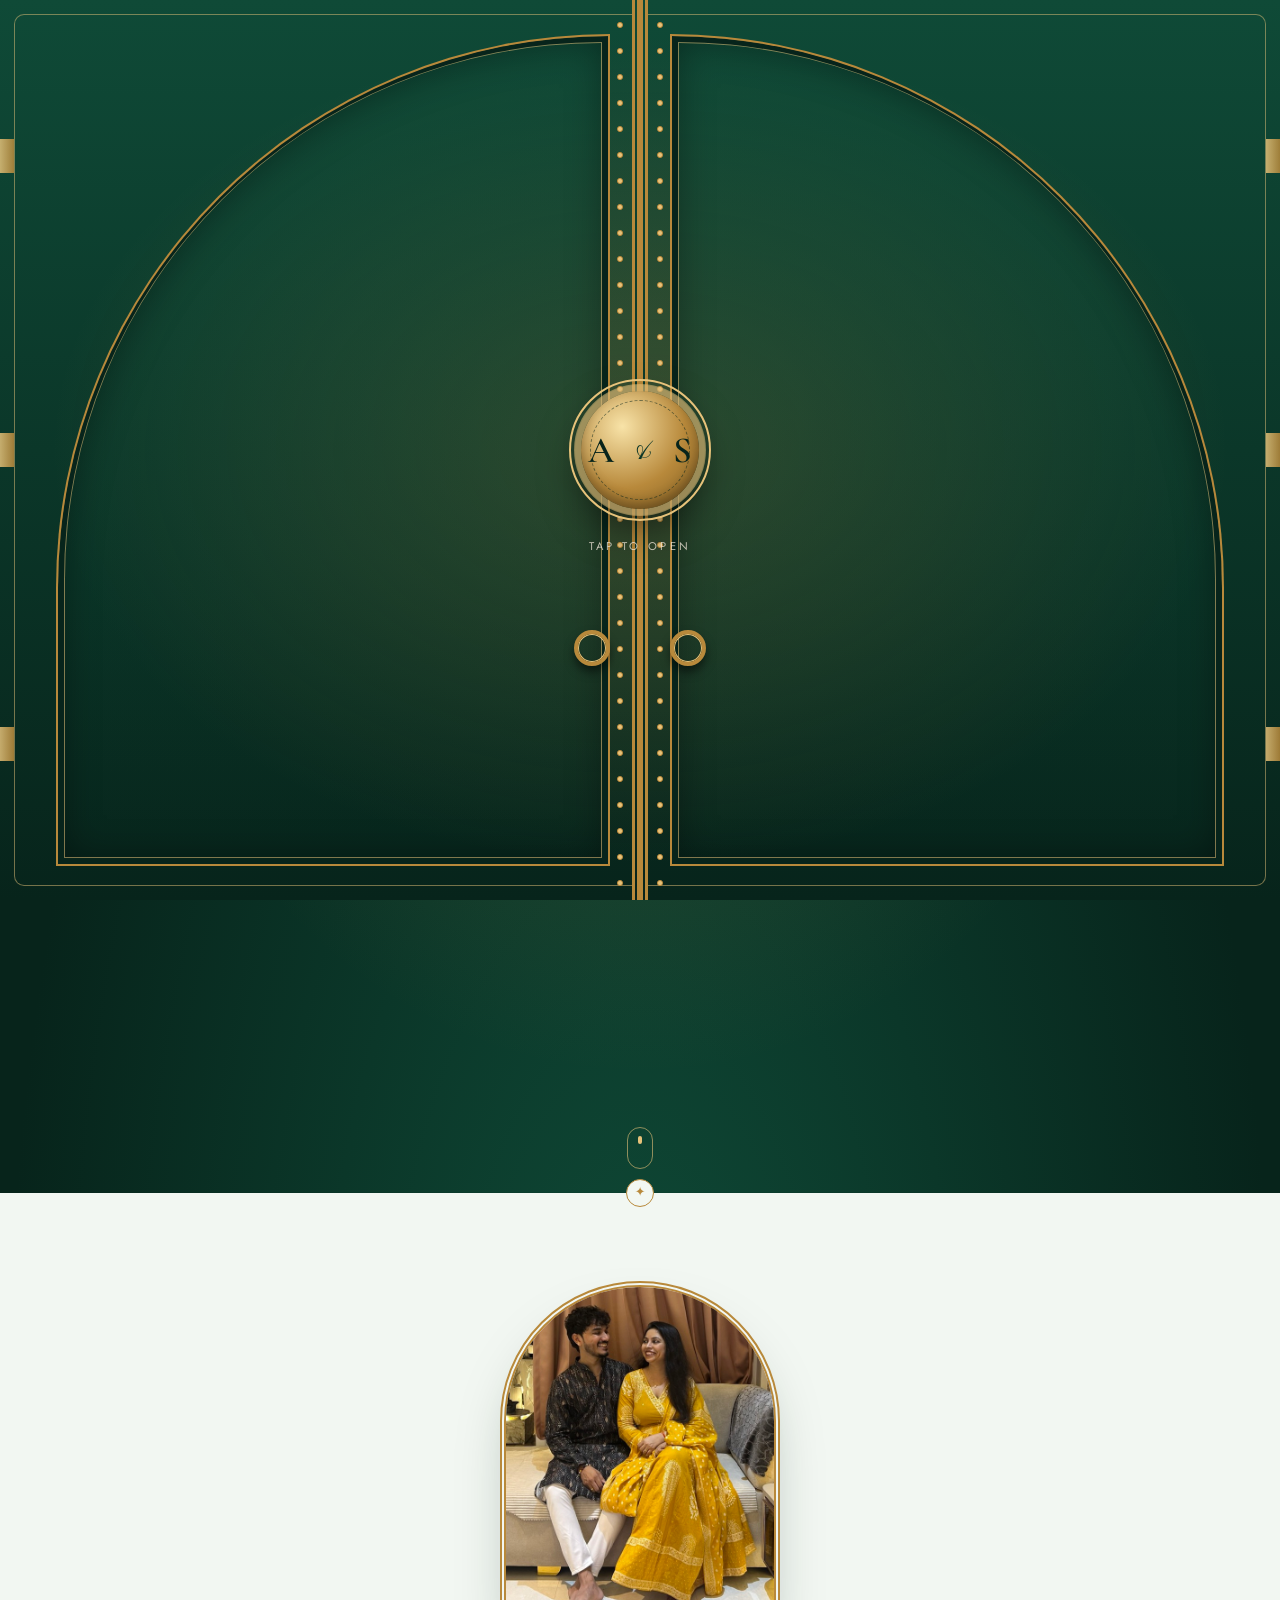
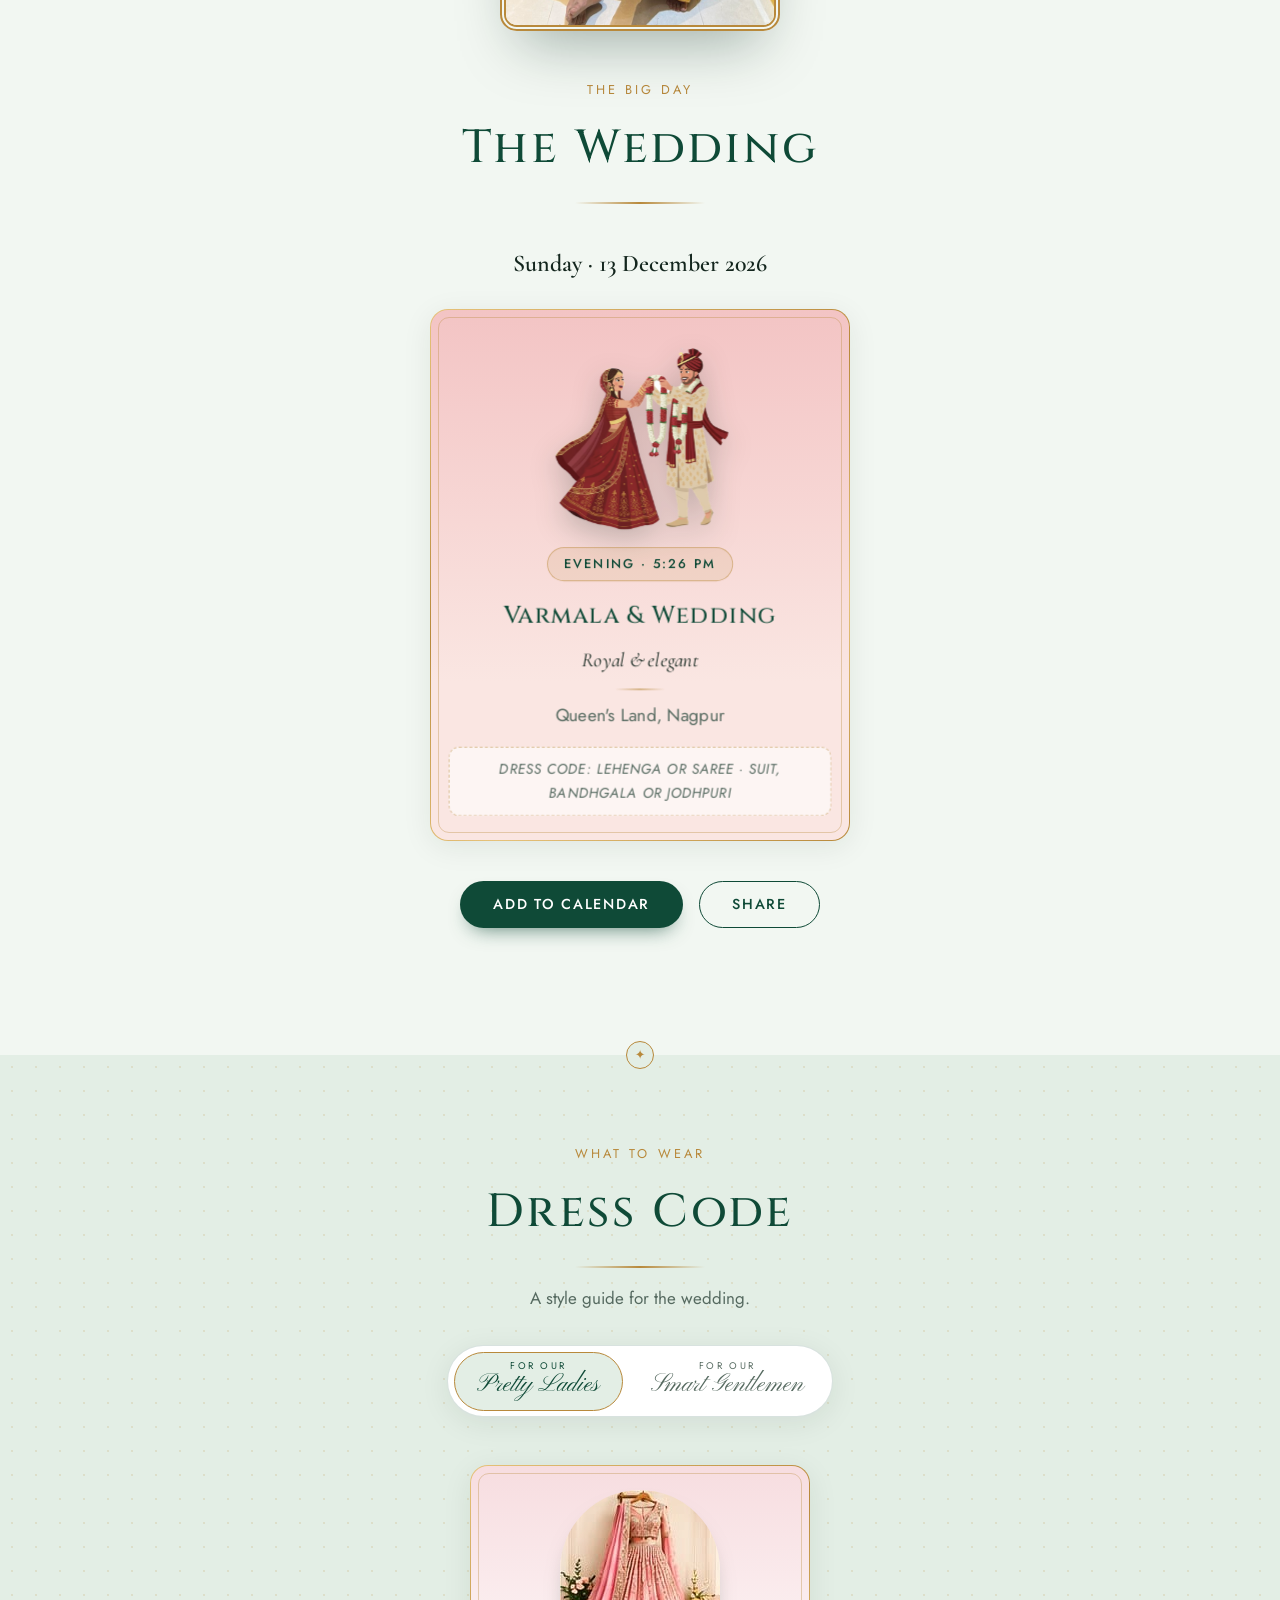
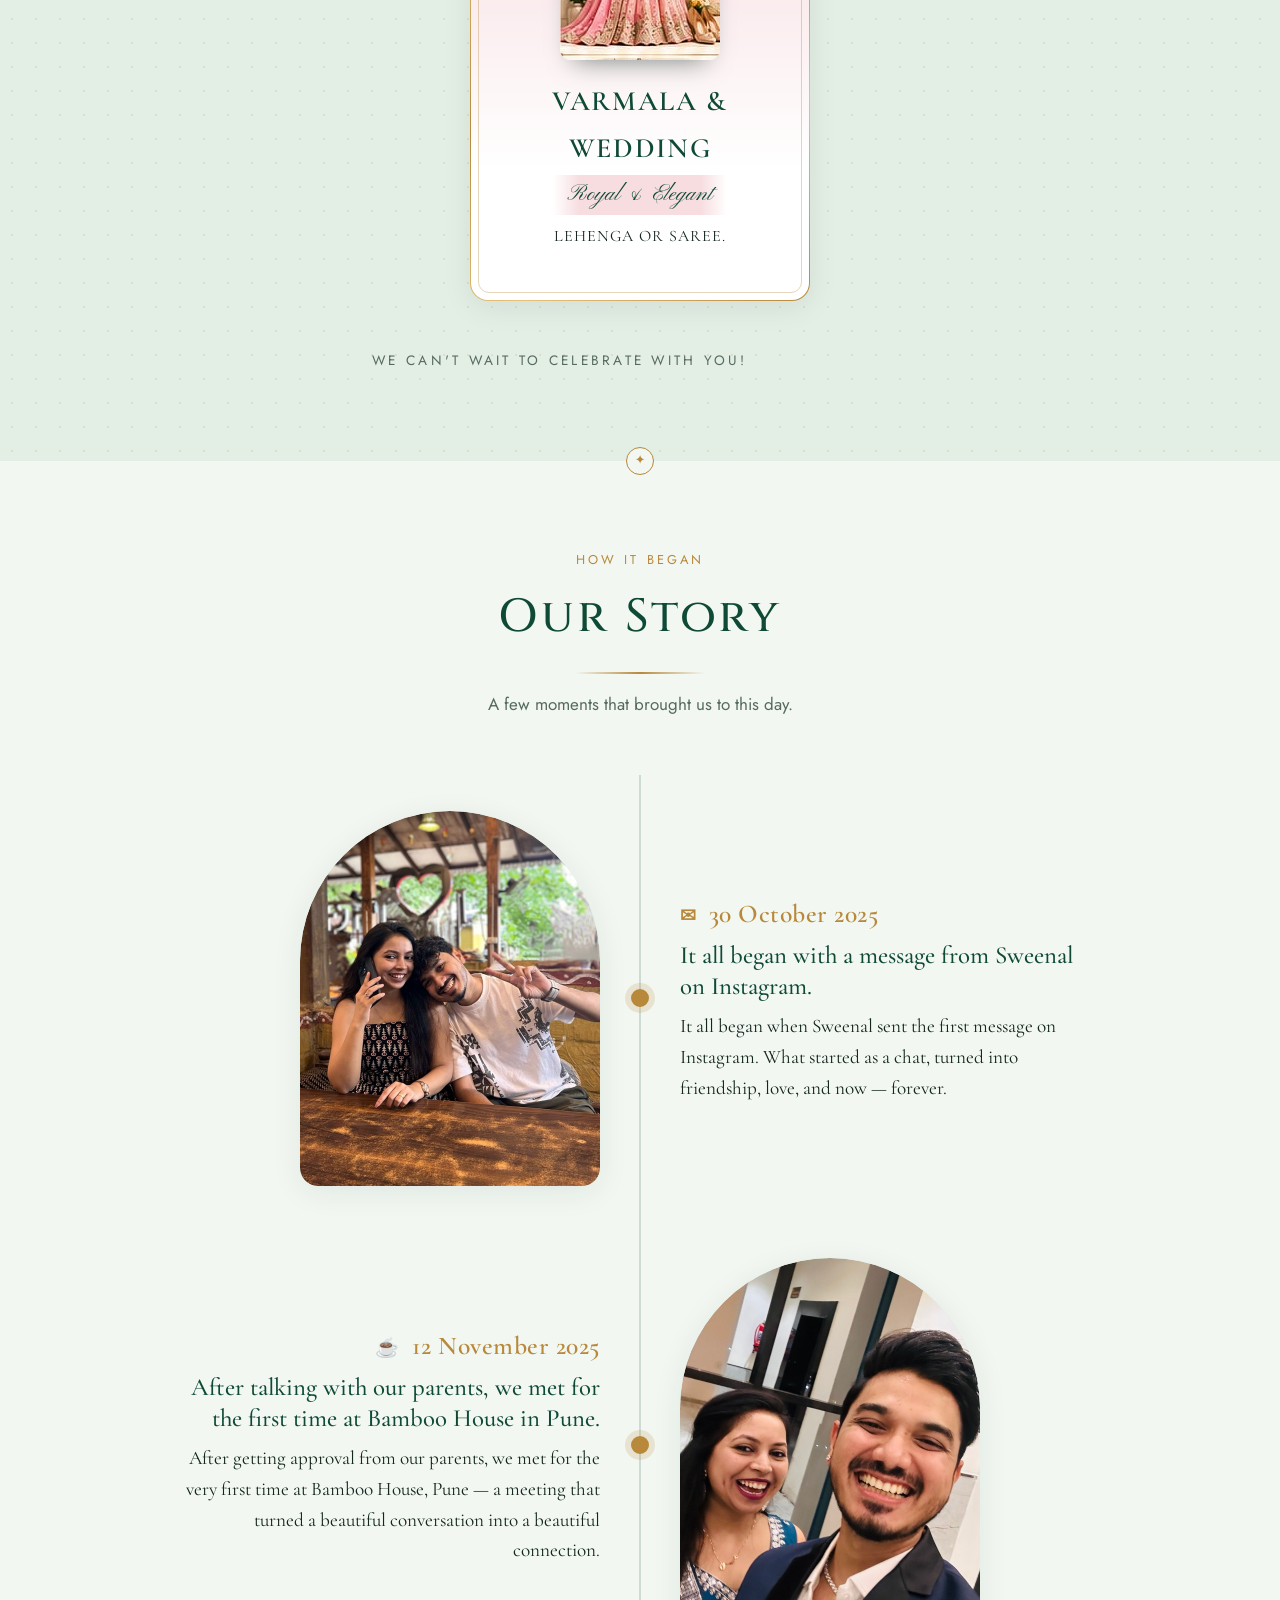
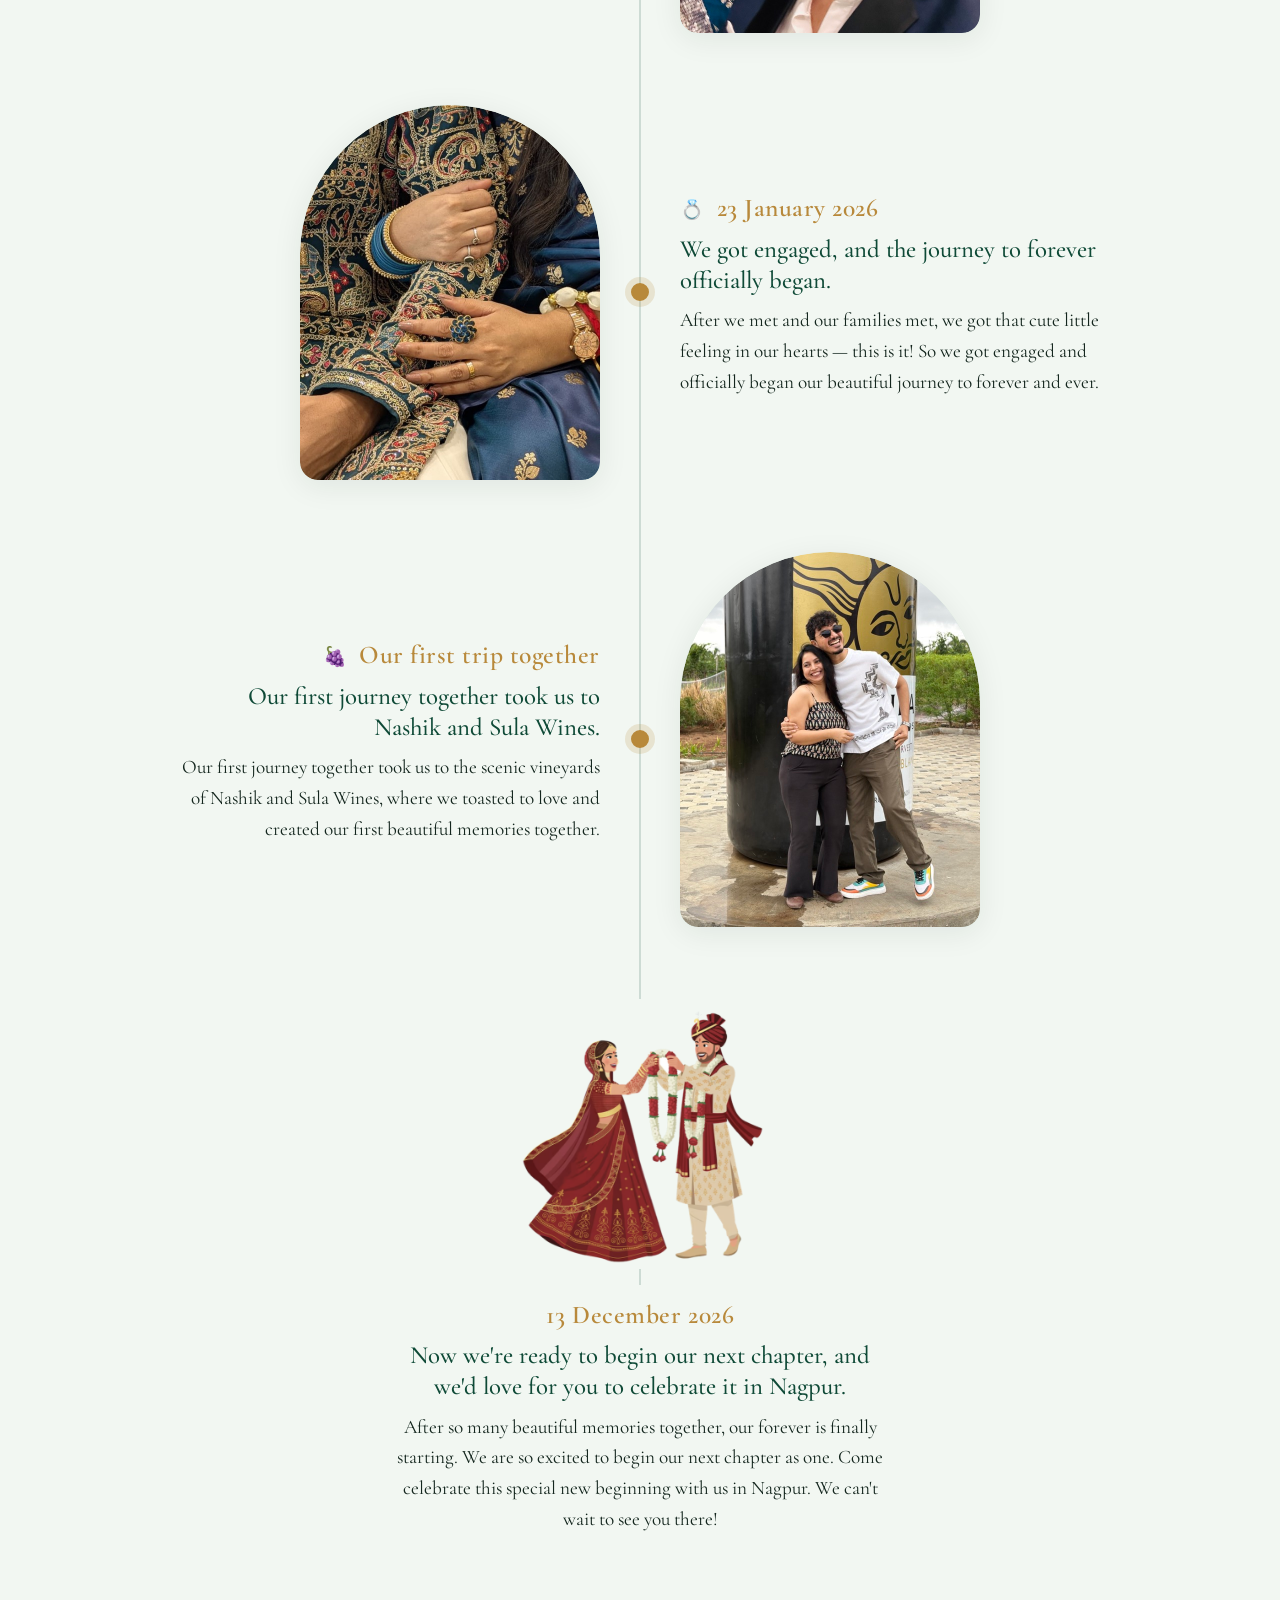
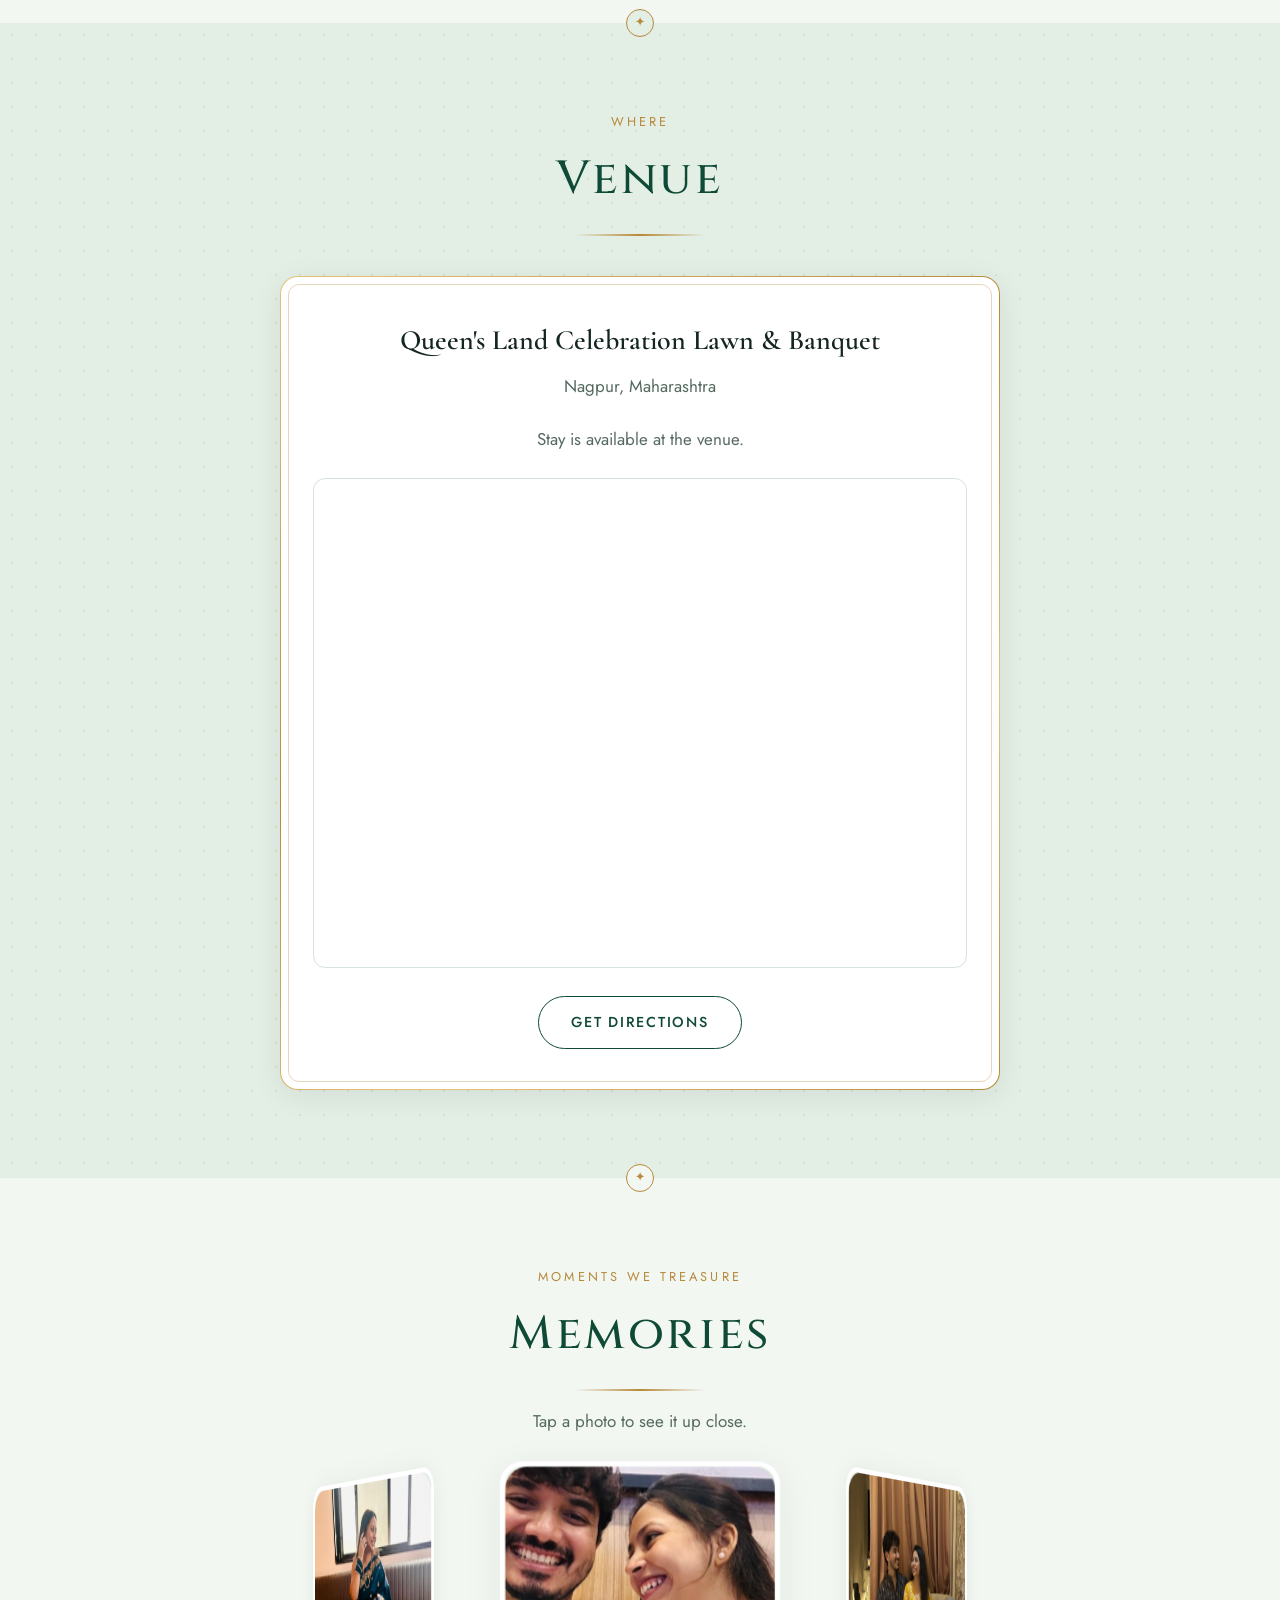
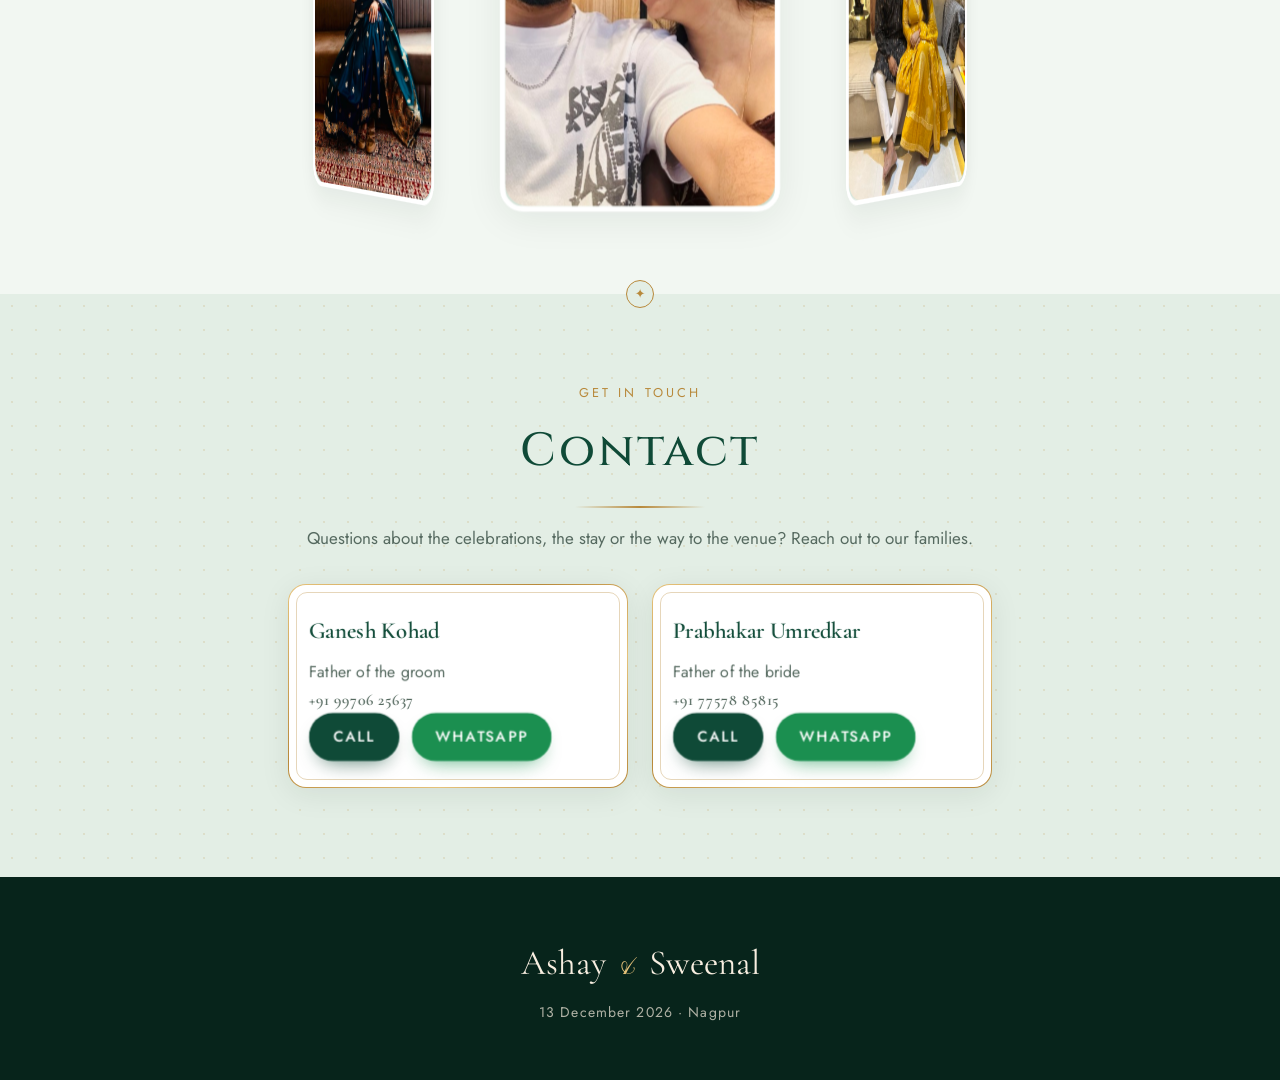
<file: index.html>
<!DOCTYPE html>
<html lang="en">
  <head>
    <meta charset="UTF-8" />
    <meta name="viewport" content="width=device-width, initial-scale=1.0, maximum-scale=1.0, user-scalable=no" />
    <meta name="description" content="Sunday, 13 December 2026 · 5:26 PM · Queen's Land Celebration Lawn &amp; Banquet, Nagpur. You are invited!" />
    <title>Wedding Invitation · Ashay &amp; Sweenal</title>
    <meta property="og:type" content="website" />
    <meta property="og:url" content="https://sweenal-ashay.pages.dev/" />
    <meta property="og:locale" content="en_IN" />
    <meta property="og:site_name" content="Ashay &amp; Sweenal" />
    <meta property="og:title" content="Wedding Invitation · Ashay &amp; Sweenal" />
    <meta property="og:description" content="Sunday, 13 December 2026 · 5:26 PM · Queen's Land Celebration Lawn &amp; Banquet, Nagpur. You are invited!" />
    <meta property="og:image" content="https://sweenal-ashay.pages.dev/images/share-wedding-3.jpg" />
    <meta property="og:image:type" content="image/jpeg" />
    <meta property="og:image:width" content="1200" />
    <meta property="og:image:height" content="630" />
    <meta property="og:image:alt" content="Wedding invitation card for Ashay &amp; Sweenal: Sunday, 13 December 2026, 5:26 PM, Queen's Land Celebration Lawn &amp; Banquet, Nagpur" />
    <meta name="twitter:card" content="summary_large_image" />
    <meta name="twitter:title" content="Wedding Invitation · Ashay &amp; Sweenal" />
    <meta name="twitter:description" content="Sunday, 13 December 2026 · 5:26 PM · Queen's Land Celebration Lawn &amp; Banquet, Nagpur. You are invited!" />
    <meta name="twitter:image" content="https://sweenal-ashay.pages.dev/images/share-wedding-3.jpg" />
    <link rel="canonical" href="https://sweenal-ashay.pages.dev/" />
    <link rel="icon" href="favicon.ico" sizes="48x48" />
    <link rel="icon" type="image/png" sizes="32x32" href="favicon-32.png" />
    <link rel="icon" type="image/png" sizes="16x16" href="favicon-16.png" />
    <link rel="apple-touch-icon" href="apple-touch-icon.png" />
    <meta name="theme-color" content="#07241b" />
    <script>
      document.documentElement.classList.add("js");
    </script>
    <link rel="preconnect" href="https://fonts.googleapis.com" />
    <link rel="preconnect" href="https://fonts.gstatic.com" crossorigin />
    <link
      rel="stylesheet"
      href="https://fonts.googleapis.com/css2?family=Cormorant+Garamond:ital,wght@0,500;0,600;1,500&family=Cinzel:wght@500;600&family=Pinyon+Script&family=Jost:wght@400;500&family=Tiro+Devanagari+Sanskrit&display=swap"
    />
    <link rel="preload" as="image" href="images/ganeshji.jpg" />
    <link rel="stylesheet" href="css/styles.css" />
  </head>
  <body>
    <div class="invite is-loading" id="invite">
      <div class="invite-flap invite-flap-left" aria-hidden="true">
        <span class="door-panel"></span>
        <span class="door-studs"></span>
        <span class="door-hinges"></span>
        <span class="door-ring"></span>
      </div>
      <div class="invite-flap invite-flap-right" aria-hidden="true">
        <span class="door-panel"></span>
        <span class="door-studs"></span>
        <span class="door-hinges"></span>
        <span class="door-ring"></span>
      </div>
      <div class="invite-front">
        <button type="button" class="invite-seal" id="invite-seal" aria-label="Open the invitation from Ashay and Sweenal">
          A<span>&amp;</span>S
        </button>
        <p class="invite-hint" aria-hidden="true">Loading…</p>
      </div>
    </div>

    <main>
      <section class="hero" id="home">
        <canvas class="hero-canvas" id="petals" aria-hidden="true"></canvas>
        <div class="hero-stage">
          <div class="hero-card" id="hero-card">
            <div class="hero-arch" aria-hidden="true"></div>
            <div class="ganesh">
              <div class="ganesh-medallion">
                <img src="images/ganeshji.jpg" width="413" height="440"
                  alt="Lord Ganesha seated on a pink lotus" />
              </div>
              <p class="ganesh-mantra" lang="sa">॥ श्री गणेशाय नमः ॥</p>
            </div>
            <p class="hero-eyebrow">Two hearts, one beginning</p>
            <h1>
              Ashay
              <span class="hero-amp">&amp;</span>
              Sweenal
            </h1>
            <div class="hero-sub-row">
              <img class="hero-art" src="images/varmala.png" width="616" height="640" decoding="async" alt="" />
              <p class="hero-sub">are tying the knot</p>
              <img class="hero-art hero-art-flip" src="images/varmala.png" width="616" height="640" decoding="async" alt="" />
            </div>
            <div class="divider" aria-hidden="true"><span>✦</span></div>
            <p class="hero-date">13 December 2026 &middot; 5:26 PM</p>
            <p class="hero-place">Nagpur, Maharashtra</p>
            <div class="scratch" id="scratch" role="button" tabindex="0" aria-label="Scratch the gold foil to reveal a message. Press Enter to reveal it.">
              <p class="scratch-text"><small>Join us in our joy</small>You are invited</p>
              <canvas class="scratch-canvas" id="scratch-canvas" aria-hidden="true"></canvas>
            </div>

            <div class="countdown" id="countdown" data-end="2026-12-14T00:00:00+05:30" data-target="2026-12-13T17:26:00+05:30" aria-live="polite">
              <div class="cd-unit"><span id="cd-days">--</span><small>Days</small></div>
              <div class="cd-unit"><span id="cd-hours">--</span><small>Hours</small></div>
              <div class="cd-unit"><span id="cd-mins">--</span><small>Minutes</small></div>
              <div class="cd-unit"><span id="cd-secs">--</span><small>Seconds</small></div>
            </div>

            <div class="hosts">
              <p class="hosts-lead">With the blessings of</p>
              <div class="hosts-row">
                <div class="hosts-family">
                  <small>Son of</small>
                  <strong>Mrs. Chanda Kohad</strong>
                  <strong>Mr. Ganesh Kohad</strong>
                </div>
                <div class="hosts-family">
                  <small>Daughter of</small>
                  <strong>Mrs. Madhavi Umredkar</strong>
                  <strong>Mr. Prabhakar Umredkar</strong>
                </div>
              </div>
            </div>
          </div>
        </div>
        <a class="scroll-cue" href="#wedding" aria-label="Scroll to the wedding details"
          ><span></span
        ></a>
      </section>

      <section class="section reveal" id="wedding">
        <figure class="couple-portrait" data-tilt>
          <img src="images/couple-arch.jpg" width="600" height="750" loading="lazy" decoding="async"
            alt="The two of us sitting together in traditional outfits" />
        </figure>
        <p class="section-eyebrow">The big day</p>
        <h2>The Wedding</h2>

        <div class="event-day">
          <h3 class="day-heading">Sunday · 13 December 2026</h3>
          <div class="event-grid event-grid-single">
            <article class="event-card event-varmala" data-tilt>
              <img class="event-art" src="images/varmala.png" width="616" height="640" loading="lazy" decoding="async" alt="" />
              <p class="event-time">Evening · 5:26 PM</p>
              <h4>Varmala &amp; Wedding</h4>
              <p class="event-theme">Royal &amp; elegant</p>
              <p>Queen's Land, Nagpur</p>
              <p class="event-dress">Dress code: lehenga or saree · suit, bandhgala or Jodhpuri</p>
            </article>
          </div>
        </div>

        <div class="event-actions">
          <button
            type="button"
            class="btn btn-primary"
            id="add-calendar"
            data-title="Ashay &amp; Sweenal's Wedding"
            data-start="2026-12-13T17:26:00+05:30"
            data-location="Queen's Land Celebration Lawn &amp; Banquet, Nagpur, Maharashtra"
            data-description="Varmala &amp; Wedding. Dress code: lehenga or saree · suit, bandhgala or Jodhpuri."
            data-file="sweenal-ashay-wedding.ics"
          >
            Add to calendar
          </button>
          <button
            type="button"
            class="btn btn-outline"
            id="share-invite"
            data-title="Ashay &amp; Sweenal's Wedding"
            data-text="Ashay &amp; Sweenal are getting married on 13 December 2026. You are invited!"
          >
            Share
          </button>
        </div>
        <p class="share-note" id="share-note" role="status"></p>
      </section>

      <section class="section section-tinted reveal" id="dress-code">
        <p class="section-eyebrow">What to wear</p>
        <h2>Dress Code</h2>
        <p class="section-lead">A style guide for the wedding.</p>

        <div class="wardrobe-toggle" role="group" aria-label="Show outfits for">
          <button type="button" class="is-active" aria-pressed="true" data-side="ladies">
            <small>For our</small> Pretty Ladies
          </button>
          <button type="button" aria-pressed="false" data-side="gents">
            <small>For our</small> Smart Gentlemen
          </button>
        </div>

        <div class="wardrobe wardrobe-single" id="wardrobe">
          <article class="outfit" style="--i: 0" data-tilt>
            <div class="outfit-inner">
              <div class="outfit-face outfit-ladies">
                <img src="images/outfits/ladies-5.jpg" width="160" height="170" loading="lazy"
                  alt="Pink embroidered lehenga" />
                <h3>Varmala &amp; Wedding</h3>
                <p class="outfit-theme">Royal &amp; Elegant</p>
                <p>Lehenga or saree.</p>
              </div>
              <div class="outfit-face outfit-gents" aria-hidden="true">
                <img src="images/outfits/gents-5.jpg" width="160" height="170" loading="lazy"
                  alt="Maroon Jodhpuri bandhgala with white trousers" />
                <h3>Varmala &amp; Wedding</h3>
                <p class="outfit-theme">Royal &amp; Elegant</p>
                <p>Suit, bandhgala or Jodhpuri.</p>
              </div>
            </div>
          </article>
        </div>

        <p class="wardrobe-sign">We can't wait to celebrate with you!</p>
      </section>

      <section class="section reveal" id="story">
        <p class="section-eyebrow">How it began</p>
        <h2>Our Story</h2>
        <p class="section-lead">A few moments that brought us to this day.</p>

        <ol class="timeline" id="timeline">
          <li class="moment">
            <figure class="photo-placeholder" data-tilt>
              <img src="images/story/1.jpg" width="600" height="750" loading="lazy" decoding="async"
                alt="The two of us laughing together at a cafe, with a heart-shaped frame behind us" />
            </figure>
            <div class="moment-text">
              <p class="moment-date"><span class="moment-icon" aria-hidden="true">✉</span> 30 October 2025</p>
              <h3>It all began with a message from Sweenal on Instagram.</h3>
              <p>It all began when Sweenal sent the first message on Instagram. What started as a chat, turned into friendship, love, and now — forever.</p>
            </div>
          </li>
          <li class="moment">
            <figure class="photo-placeholder" data-tilt>
              <img src="images/story/2.jpg" width="600" height="750" loading="lazy" decoding="async"
                alt="A close selfie of the two of us, dressed up and smiling" />
            </figure>
            <div class="moment-text">
              <p class="moment-date"><span class="moment-icon" aria-hidden="true">☕</span> 12 November 2025</p>
              <h3>After talking with our parents, we met for the first time at Bamboo House in Pune.</h3>
              <p>After getting approval from our parents, we met for the very first time at Bamboo House, Pune — a meeting that turned a beautiful conversation into a beautiful connection.</p>
            </div>
          </li>
          <li class="moment">
            <figure class="photo-placeholder" data-tilt>
              <img src="images/story/3-engagement.jpg" width="600" height="750" loading="lazy" decoding="async"
                alt="A close-up of our hands with the engagement rings, in embroidered and navy gold-motif outfits" />
            </figure>
            <div class="moment-text">
              <p class="moment-date"><span class="moment-icon" aria-hidden="true">💍</span> 23 January 2026</p>
              <h3>We got engaged, and the journey to forever officially began.</h3>
              <p>After we met and our families met, we got that cute little feeling in our hearts — this is it! So we got engaged and officially began our beautiful journey to forever and ever.</p>
            </div>
          </li>
          <li class="moment">
            <figure class="photo-placeholder" data-tilt>
              <img src="images/story/4-sula.jpg" width="600" height="750" loading="lazy" decoding="async"
                alt="The two of us hugging in front of a giant wine bottle" />
            </figure>
            <div class="moment-text">
              <p class="moment-date"><span class="moment-icon" aria-hidden="true">🍇</span> Our first trip together</p>
              <h3>Our first journey together took us to Nashik and Sula Wines.</h3>
              <p>Our first journey together took us to the scenic vineyards of Nashik and Sula Wines, where we toasted to love and created our first beautiful memories together.</p>
            </div>
          </li>
          <li class="moment moment-final">
            <img class="moment-art" src="images/varmala.png" width="616" height="640" loading="lazy" decoding="async" alt="" />
            <div class="moment-text">
              <p class="moment-date">13 December 2026</p>
              <h3>Now we're ready to begin our next chapter, and we'd love for you to celebrate it in Nagpur.</h3>
              <p>
                After so many beautiful memories together, our forever is finally starting.
                We are so excited to begin our next chapter as one. Come celebrate this
                special new beginning with us in Nagpur. We can't wait to see you there!
              </p>
            </div>
          </li>
        </ol>
      </section>

      <section class="section section-tinted reveal" id="venue">
        <p class="section-eyebrow">Where</p>
        <h2>Venue</h2>
        <div class="venue-card">
          <h3>Queen's Land Celebration Lawn &amp; Banquet</h3>
          <p>Nagpur, Maharashtra</p>
          <p>Stay is available at the venue.</p>
          <div class="map-embed">
            <iframe
              src="https://www.google.com/maps/embed?pb=!1m18!1m12!1m3!1d3723.0942266897073!2d79.12512547503259!3d21.068898480590526!2m3!1f0!2f0!3f0!3m2!1i1024!2i768!4f13.1!3m3!1m2!1s0x3bd4b9ad30cc6a53%3A0xd329767a91f4fda3!2sQueen's%20Land%20Celebration%20Lawn%20and%20Banquet%2C%20Nagpur!5e0!3m2!1sen!2sin!4v1792346264854!5m2!1sen!2sin"
              title="Map to Queen's Land Celebration Lawn & Banquet, Nagpur"
              allowfullscreen
              loading="lazy"
              referrerpolicy="strict-origin-when-cross-origin"
            ></iframe>
          </div>
          <a
            class="btn btn-outline"
            href="https://www.google.com/maps/search/?api=1&amp;query=Queen%27s+Land+Celebration+Lawn+and+Banquet+Nagpur"
            target="_blank"
            rel="noopener"
            >Get directions</a
          >
        </div>
      </section>

      <section class="section reveal" id="memories">
        <p class="section-eyebrow">Moments we treasure</p>
        <h2>Memories</h2>
        <p class="section-lead">Tap a photo to see it up close.</p>
        <div class="carousel">
          <div class="carousel-ring" style="--n: 7">
            <button type="button" class="photo-placeholder memory" style="--i: 0" data-caption="Laughing together" data-full="images/memories/1.jpg">
              <img src="images/memories/1-thumb.jpg" width="480" height="600" loading="lazy" decoding="async"
                alt="A close selfie of the two of us smiling at each other" />
            </button>
            <button type="button" class="photo-placeholder memory" style="--i: 1" data-caption="Evening in yellow" data-full="images/memories/2.jpg">
              <img src="images/memories/2-thumb.jpg" width="480" height="600" loading="lazy" decoding="async"
                alt="The two of us sitting together, one in a mustard-yellow suit" />
            </button>
            <button type="button" class="photo-placeholder memory" style="--i: 2" data-caption="Mirror selfie" data-full="images/memories/3.jpg">
              <img src="images/memories/3-thumb.jpg" width="480" height="600" loading="lazy" decoding="async"
                alt="A mirror selfie of the two of us, smiling, with a yellow dupatta and a dark printed kurta" />
            </button>
            <button type="button" class="photo-placeholder memory" style="--i: 3" data-caption="A furry friend" data-full="images/memories/4.jpg">
              <img src="images/memories/4-thumb.jpg" width="480" height="600" loading="lazy" decoding="async"
                alt="Smiling with a fluffy dog on a cafe sofa" />
            </button>
            <button type="button" class="photo-placeholder memory" style="--i: 4" data-caption="Elegance in navy" data-full="images/memories/5.jpg">
              <img src="images/memories/5-thumb.jpg" width="480" height="600" loading="lazy" decoding="async"
                alt="Standing by a window in a navy and gold saree" />
            </button>
            <button type="button" class="photo-placeholder memory" style="--i: 5" data-caption="Dressed up together" data-full="images/memories/6.jpg">
              <img src="images/memories/6-thumb.jpg" width="480" height="600" loading="lazy" decoding="async"
                alt="The two of us in traditional outfits by a tall window" />
            </button>
            <button type="button" class="photo-placeholder memory" style="--i: 6" data-caption="Sitting pretty" data-full="images/memories/7.jpg">
              <img src="images/memories/7-thumb.jpg" width="480" height="600" loading="lazy" decoding="async"
                alt="Seated in a navy saree with gold motifs" />
            </button>
          </div>
        </div>
      </section>

      <section class="section section-tinted reveal" id="contact">
        <p class="section-eyebrow">Get in touch</p>
        <h2>Contact</h2>
        <p class="section-lead">Questions about the celebrations, the stay or the way to the venue? Reach out to our families.</p>
        <div class="info-grid contact-grid">
          <div class="info-card" data-tilt>
            <h3>Ganesh Kohad</h3>
            <p class="contact-role">Father of the groom</p>
            <p class="contact-number">+91 99706 25637</p>
            <div class="contact-actions">
              <a class="btn btn-primary" href="tel:+919970625637">Call</a>
              <a
                class="btn btn-whatsapp"
                href="https://wa.me/919970625637?text=Hello%2C%20I%27m%20writing%20about%20Ashay%20%26%20Sweenal%27s%20wedding."
                target="_blank"
                rel="noopener"
                >WhatsApp</a
              >
            </div>
          </div>
          <div class="info-card" data-tilt>
            <h3>Prabhakar Umredkar</h3>
            <p class="contact-role">Father of the bride</p>
            <p class="contact-number">+91 77578 85815</p>
            <div class="contact-actions">
              <a class="btn btn-primary" href="tel:+917757885815">Call</a>
              <a
                class="btn btn-whatsapp"
                href="https://wa.me/917757885815?text=Hello%2C%20I%27m%20writing%20about%20Ashay%20%26%20Sweenal%27s%20wedding."
                target="_blank"
                rel="noopener"
                >WhatsApp</a
              >
            </div>
          </div>
        </div>
      </section>
    </main>

    <footer class="site-footer">
      <p class="footer-names">Ashay <span>&amp;</span> Sweenal</p>
      <p>13 December 2026 · Nagpur</p>
    </footer>

    <dialog class="lightbox" id="lightbox" aria-label="Memories">
      <button type="button" class="lightbox-close" aria-label="Close">×</button>
      <button type="button" class="lightbox-nav lightbox-prev" aria-label="Previous photo">‹</button>
      <figure class="lightbox-stage">
        <div class="lightbox-media" id="lightbox-media"></div>
        <figcaption>
          <span id="lightbox-caption"></span>
          <small id="lightbox-count"></small>
        </figcaption>
      </figure>
      <button type="button" class="lightbox-nav lightbox-next" aria-label="Next photo">›</button>
    </dialog>

    <audio id="music" src="audio/music.m4a" preload="none"></audio>
    <button type="button" class="music-toggle" id="music-toggle" aria-pressed="false" aria-label="Play music">
      <span aria-hidden="true">&#9834;</span>
    </button>

    <script src="js/main.js"></script>
  </body>
</html>
</file>
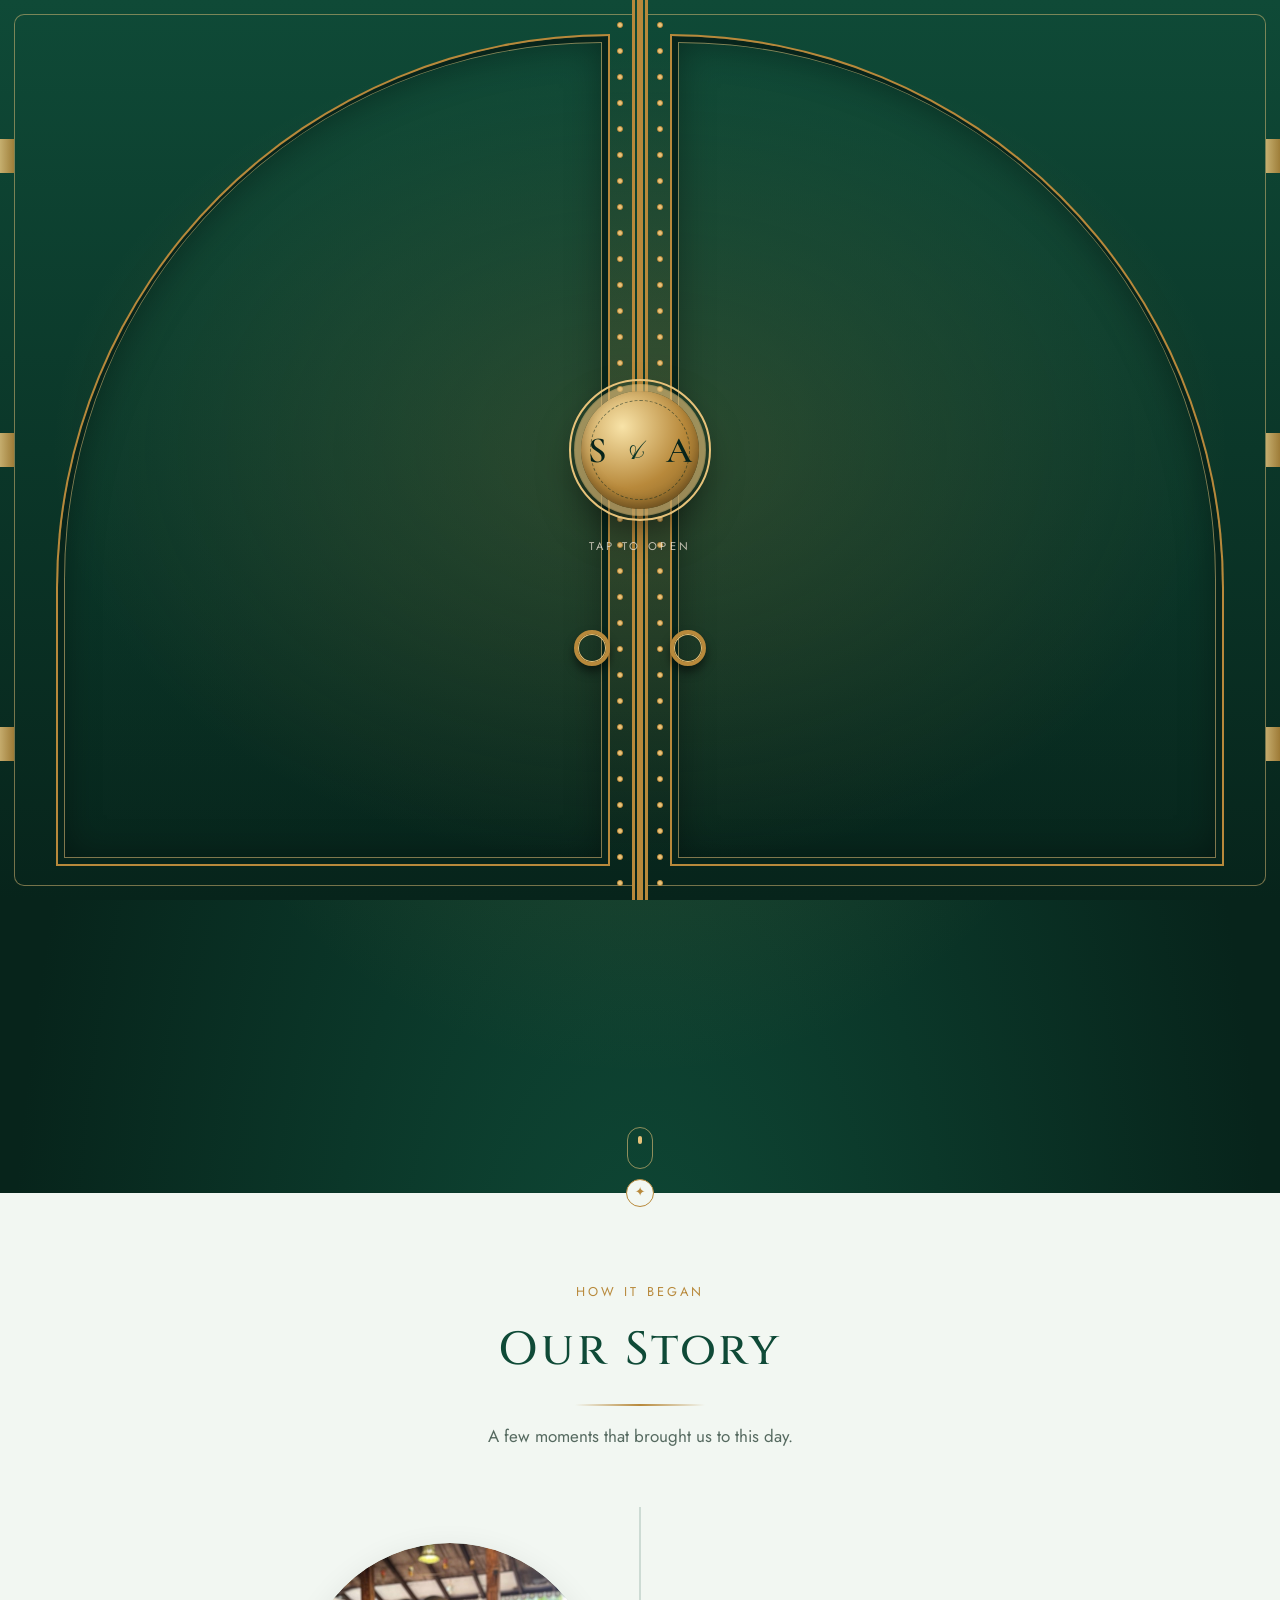
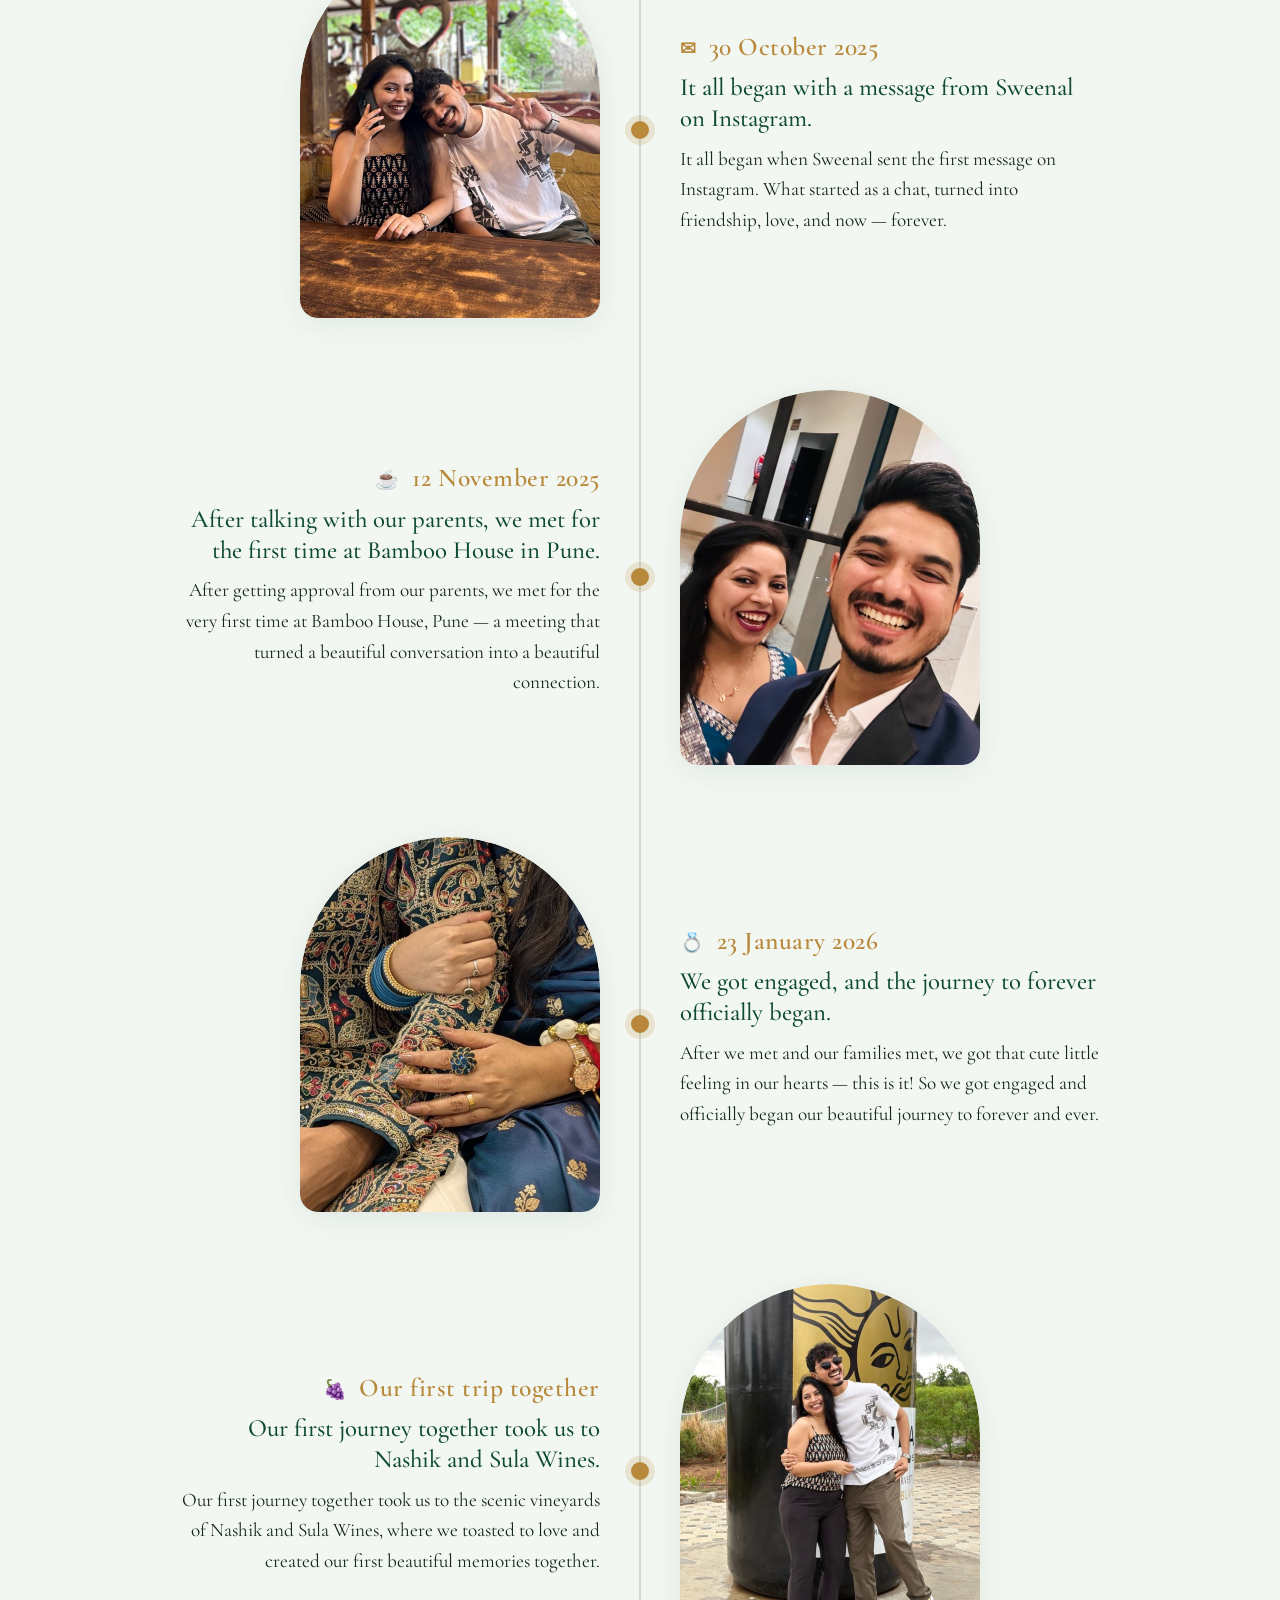
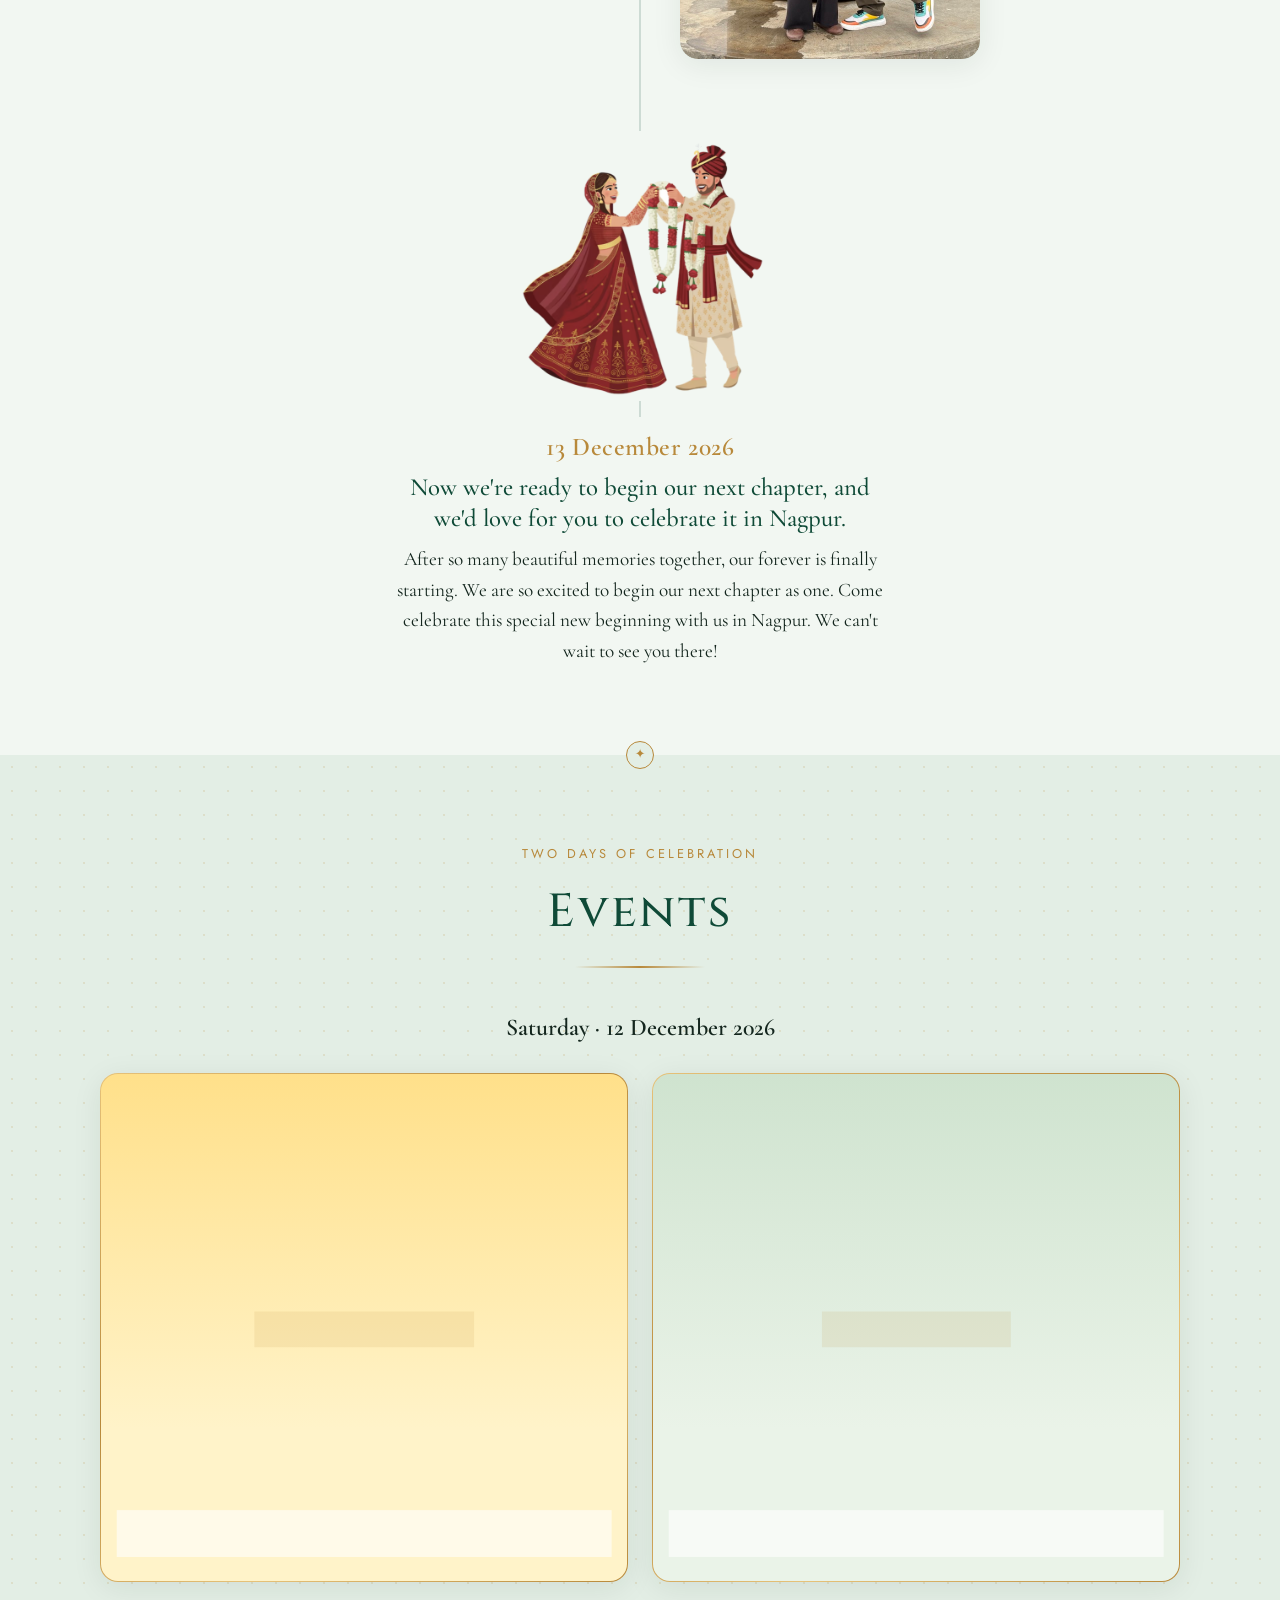
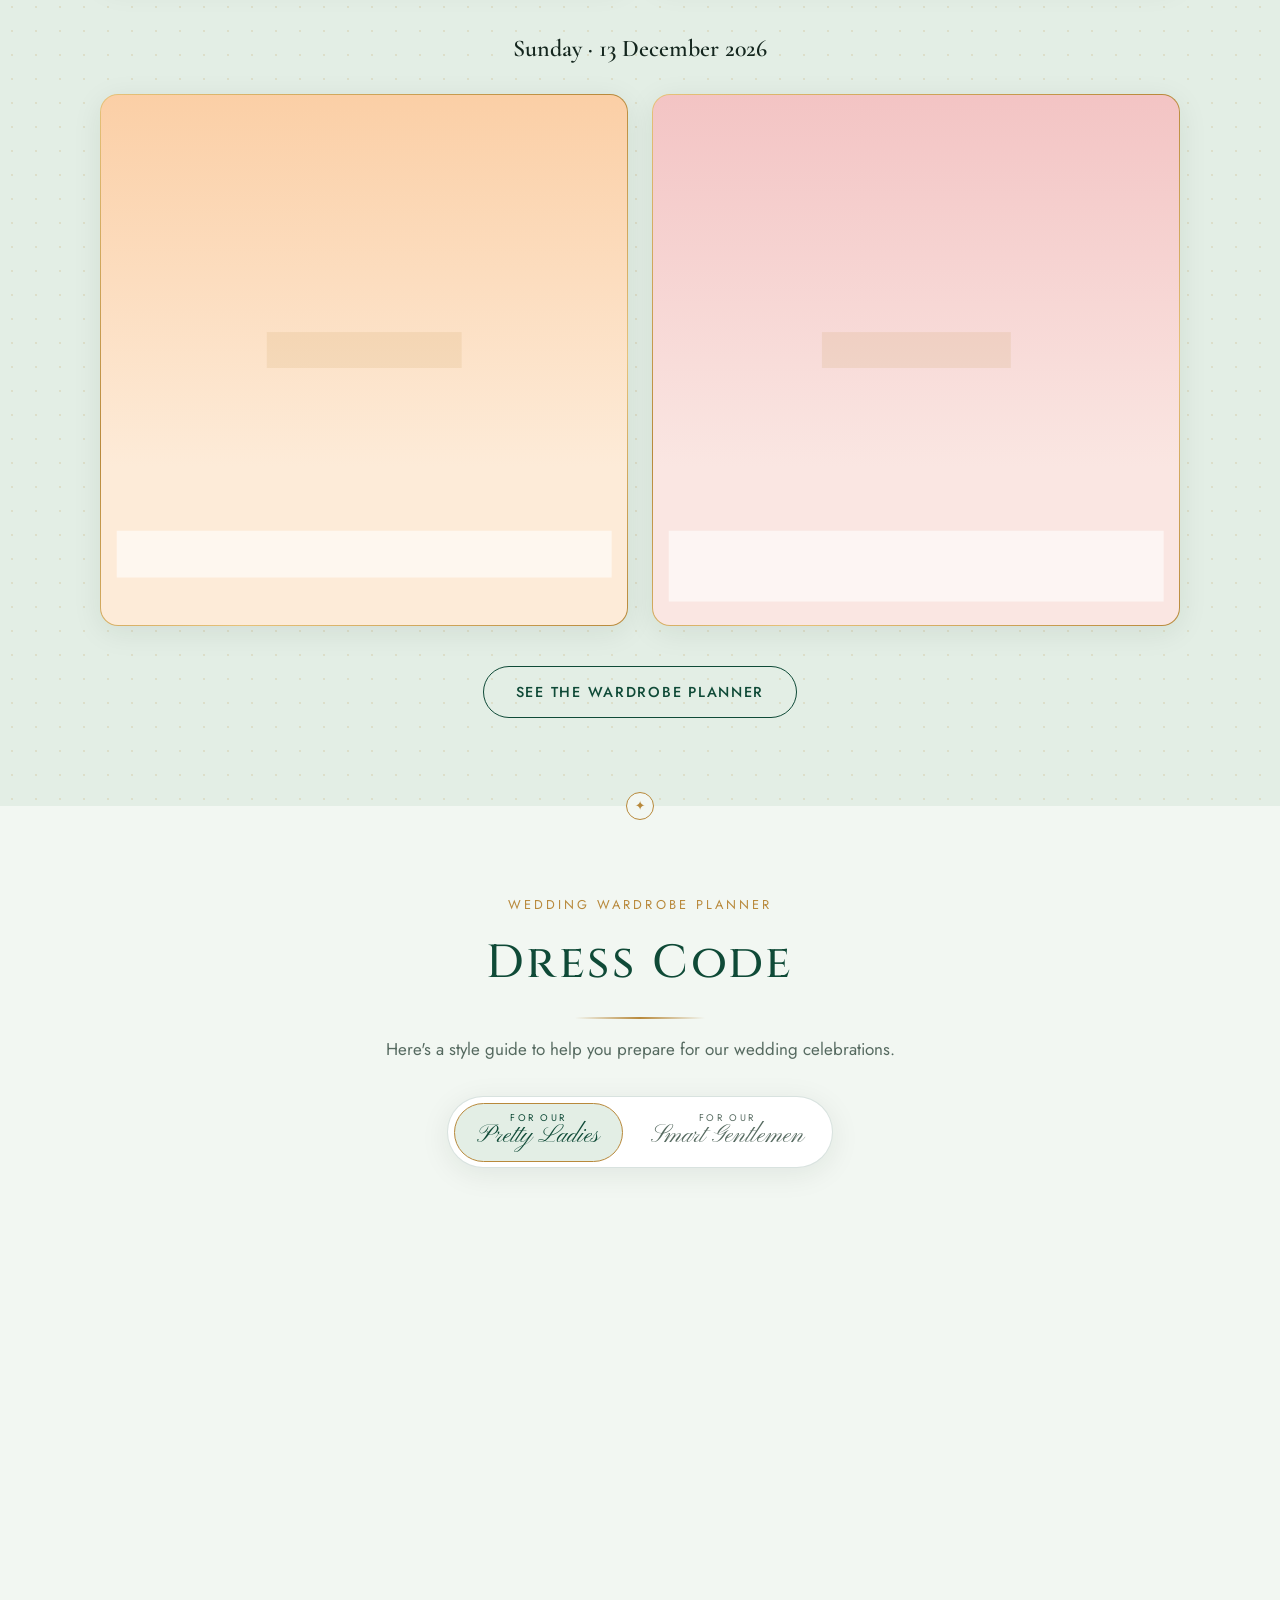
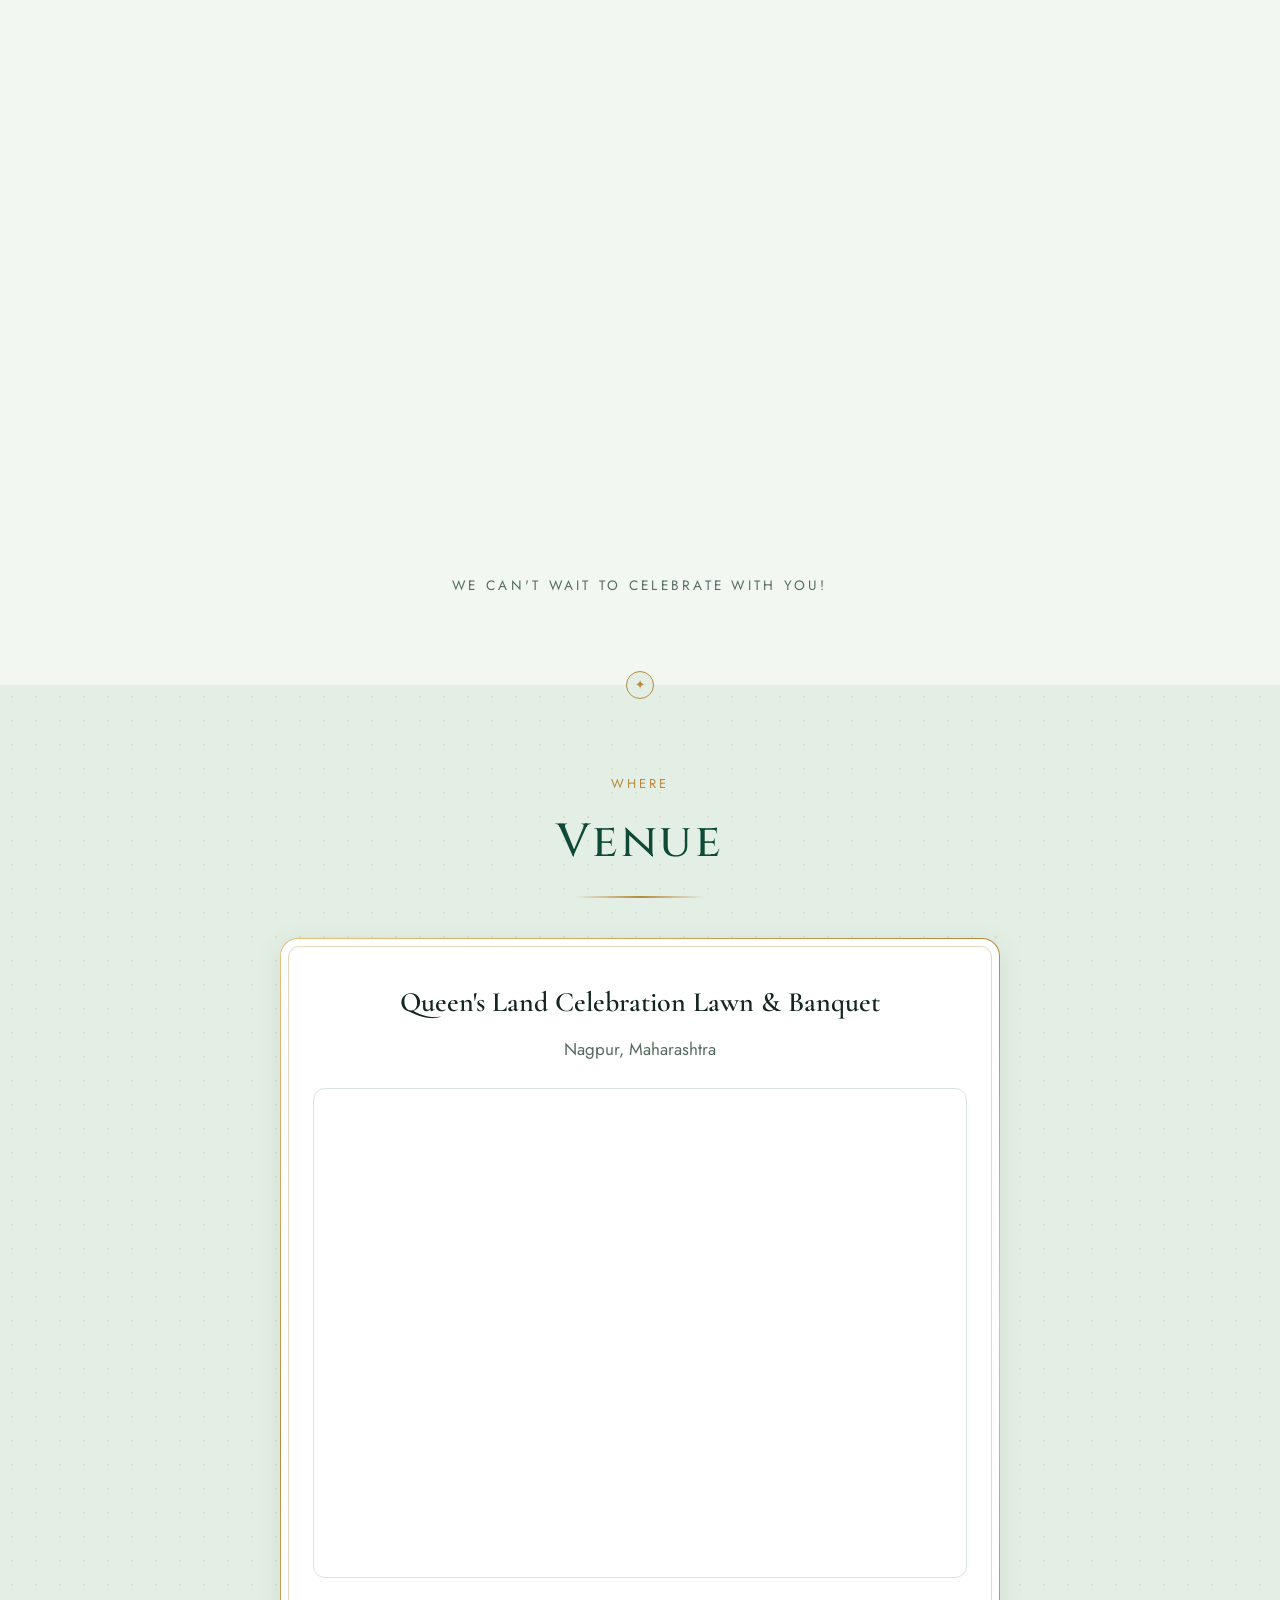
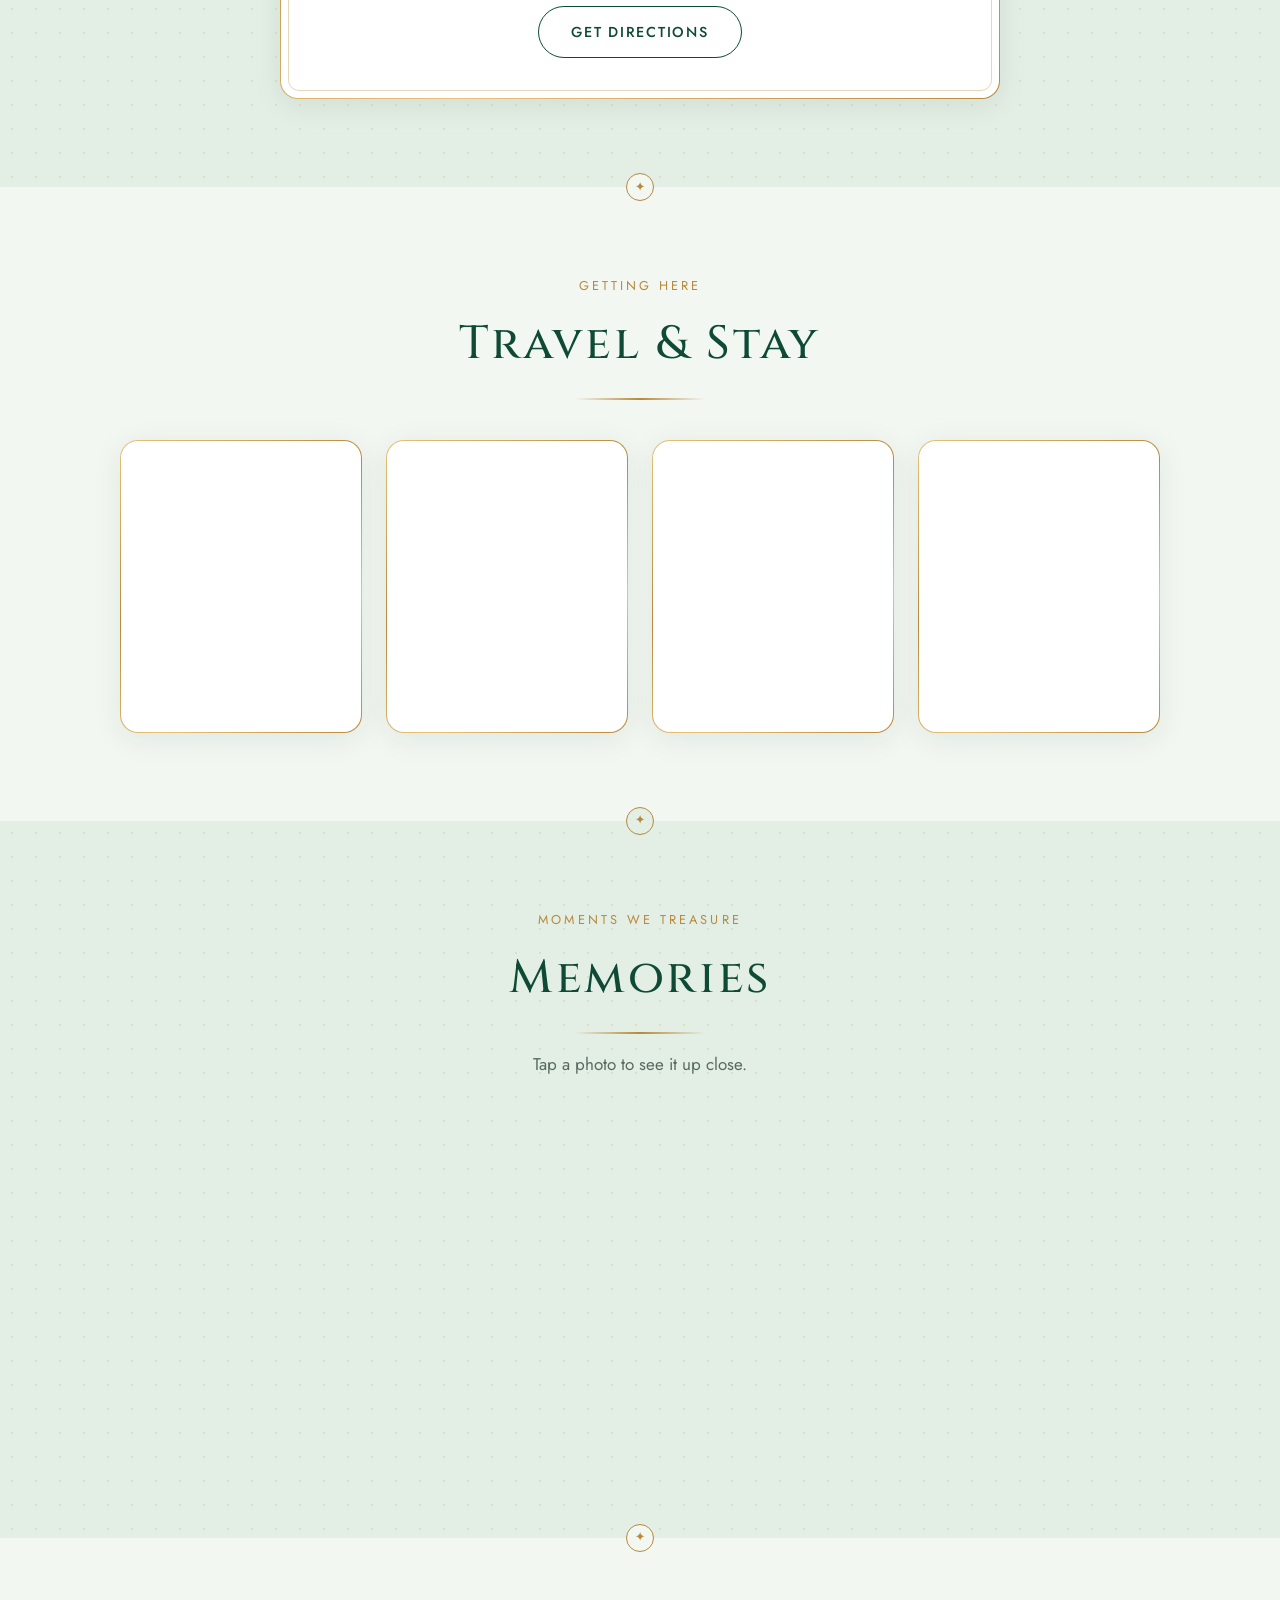
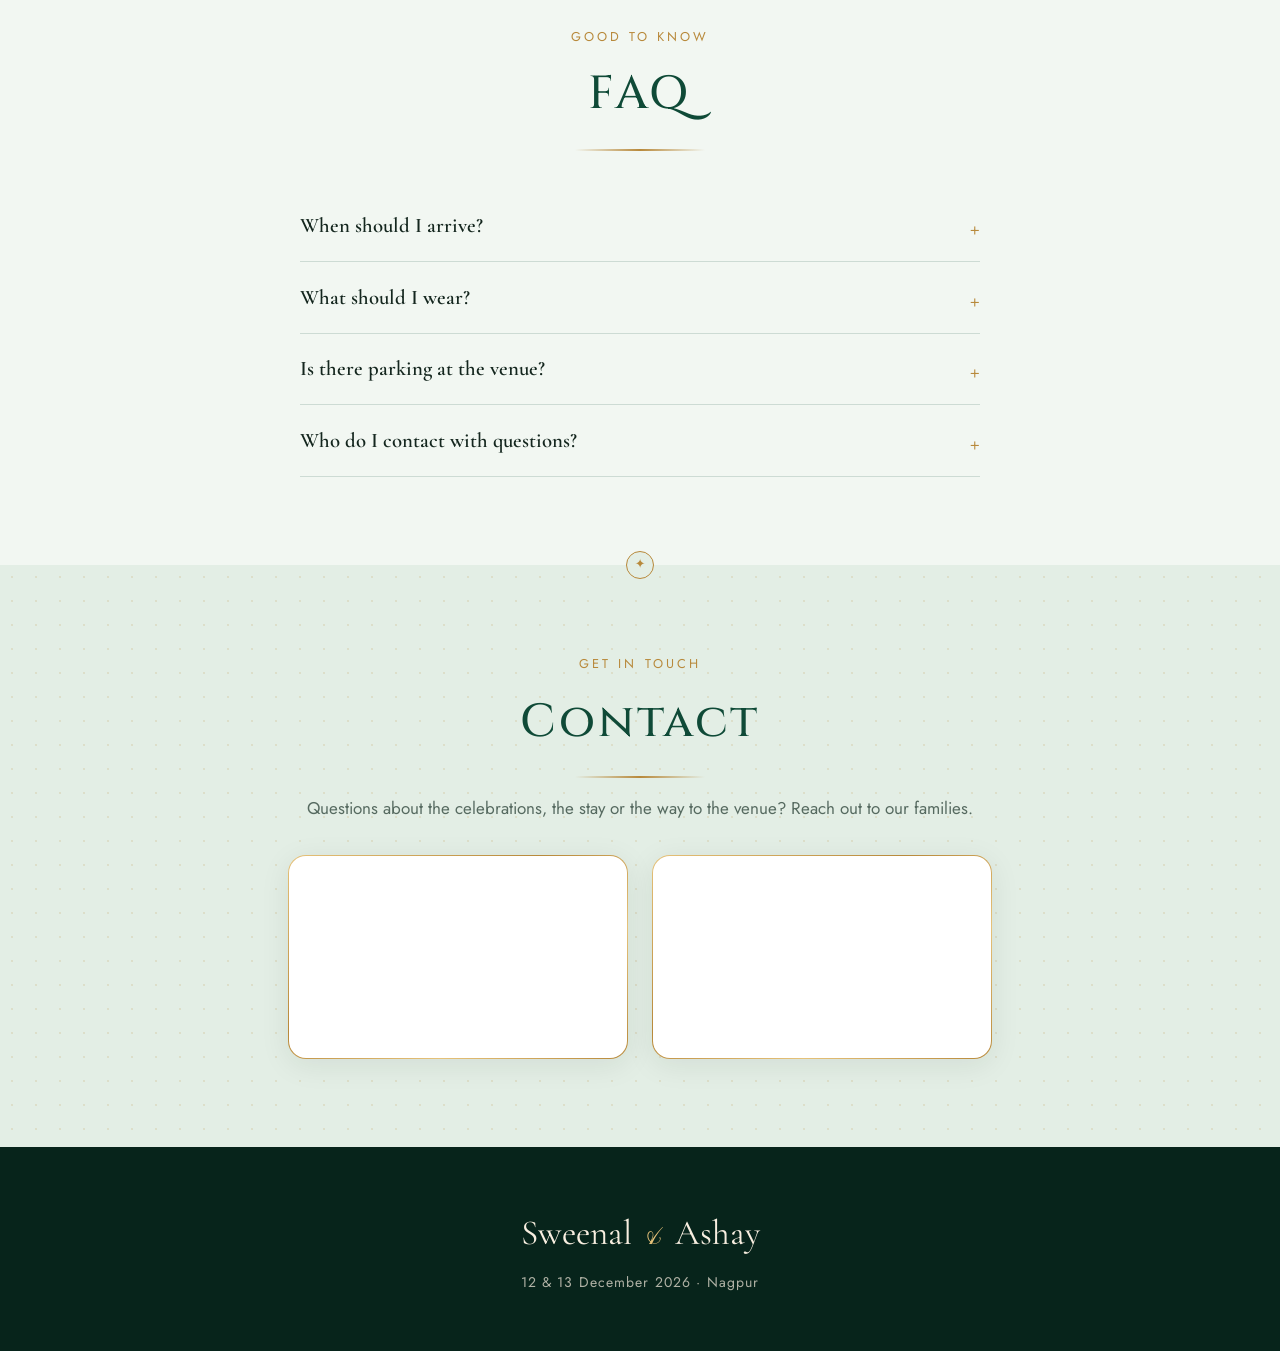
<file: bride-events/index.html>
<!DOCTYPE html>
<html lang="en">
  <head>
    <meta charset="UTF-8" />
    <meta name="viewport" content="width=device-width, initial-scale=1.0, maximum-scale=1.0, user-scalable=no" />
    <meta name="description" content="12–13 December 2026 · Haldi, Sangeet, Vidhi &amp; Wedding · Nagpur" />
    <title>Wedding Celebrations · Sweenal &amp; Ashay</title>
    <meta property="og:type" content="website" />
    <meta property="og:url" content="https://sweenal-ashay.pages.dev/bride-events/" />
    <meta property="og:locale" content="en_IN" />
    <meta property="og:site_name" content="Sweenal &amp; Ashay" />
    <meta property="og:title" content="Wedding Celebrations · Sweenal &amp; Ashay" />
    <meta property="og:description" content="12–13 December 2026 · Haldi, Sangeet, Vidhi &amp; Wedding · Nagpur" />
    <meta property="og:image" content="https://sweenal-ashay.pages.dev/images/share-bride-events.jpg" />
    <meta property="og:image:type" content="image/jpeg" />
    <meta property="og:image:width" content="1200" />
    <meta property="og:image:height" content="630" />
    <meta property="og:image:alt" content="Wedding celebrations of Sweenal &amp; Ashay, 12 to 13 December 2026: Haldi, Sangeet, Vidhi and Wedding, in Nagpur" />
    <meta name="twitter:card" content="summary_large_image" />
    <meta name="twitter:title" content="Wedding Celebrations · Sweenal &amp; Ashay" />
    <meta name="twitter:description" content="12–13 December 2026 · Haldi, Sangeet, Vidhi &amp; Wedding · Nagpur" />
    <meta name="twitter:image" content="https://sweenal-ashay.pages.dev/images/share-bride-events.jpg" />
    <link rel="canonical" href="https://sweenal-ashay.pages.dev/bride-events/" />
    <link rel="icon" href="../favicon-bride.ico" sizes="48x48" />
    <link rel="icon" type="image/png" sizes="32x32" href="../favicon-bride-32.png" />
    <link rel="icon" type="image/png" sizes="16x16" href="../favicon-bride-16.png" />
    <link rel="apple-touch-icon" href="../apple-touch-icon-bride.png" />
    <meta name="theme-color" content="#07241b" />
    <script>
      document.documentElement.classList.add("js");
    </script>
    <link rel="preconnect" href="https://fonts.googleapis.com" />
    <link rel="preconnect" href="https://fonts.gstatic.com" crossorigin />
    <link
      rel="stylesheet"
      href="https://fonts.googleapis.com/css2?family=Cormorant+Garamond:ital,wght@0,500;0,600;1,500&family=Cinzel:wght@500;600&family=Pinyon+Script&family=Jost:wght@400;500&family=Tiro+Devanagari+Sanskrit&display=swap"
    />
    <link rel="preload" as="image" href="../images/ganeshji.jpg" />
    <link rel="stylesheet" href="../css/styles.css" />
  </head>
  <body>
    <div class="invite is-loading" id="invite">
      <div class="invite-flap invite-flap-left" aria-hidden="true">
        <span class="door-panel"></span>
        <span class="door-studs"></span>
        <span class="door-hinges"></span>
        <span class="door-ring"></span>
      </div>
      <div class="invite-flap invite-flap-right" aria-hidden="true">
        <span class="door-panel"></span>
        <span class="door-studs"></span>
        <span class="door-hinges"></span>
        <span class="door-ring"></span>
      </div>
      <div class="invite-front">
        <button type="button" class="invite-seal" id="invite-seal" aria-label="Open the invitation from Sweenal and Ashay">
          S<span>&amp;</span>A
        </button>
        <p class="invite-hint" aria-hidden="true">Loading…</p>
      </div>
    </div>

    <main>
      <section class="hero" id="home">
        <canvas class="hero-canvas" id="petals" aria-hidden="true"></canvas>
        <div class="hero-stage">
          <div class="hero-card" id="hero-card">
            <div class="hero-arch" aria-hidden="true"></div>
            <div class="ganesh">
              <div class="ganesh-medallion">
                <img src="../images/ganeshji.jpg" width="413" height="440"
                  alt="Lord Ganesha seated on a pink lotus" />
              </div>
              <p class="ganesh-mantra" lang="sa">॥ श्री गणेशाय नमः ॥</p>
            </div>
            <p class="hero-eyebrow">Two hearts, one beginning</p>
            <h1>
              Sweenal
              <span class="hero-amp">&amp;</span>
              Ashay
            </h1>
            <div class="hero-sub-row">
              <img class="hero-art" src="../images/varmala.png" width="616" height="640" decoding="async" alt="" />
              <p class="hero-sub">are tying the knot</p>
              <img class="hero-art hero-art-flip" src="../images/varmala.png" width="616" height="640" decoding="async" alt="" />
            </div>
            <div class="divider" aria-hidden="true"><span>✦</span></div>
            <p class="hero-date">12 &amp; 13 December 2026</p>
            <p class="hero-place">Nagpur, Maharashtra</p>
            <div class="scratch" id="scratch" role="button" tabindex="0" aria-label="Scratch the gold foil to reveal a message. Press Enter to reveal it.">
              <p class="scratch-text"><small>Join us in our joy</small>You are invited</p>
              <canvas class="scratch-canvas" id="scratch-canvas" aria-hidden="true"></canvas>
            </div>

            <div class="countdown" id="countdown" data-end="2026-12-14T00:00:00+05:30" data-target="2026-12-12T12:30:00+05:30" aria-live="polite">
              <div class="cd-unit"><span id="cd-days">--</span><small>Days</small></div>
              <div class="cd-unit"><span id="cd-hours">--</span><small>Hours</small></div>
              <div class="cd-unit"><span id="cd-mins">--</span><small>Minutes</small></div>
              <div class="cd-unit"><span id="cd-secs">--</span><small>Seconds</small></div>
            </div>

            <div class="hosts">
              <p class="hosts-lead">With the blessings of</p>
              <div class="hosts-row">
                <div class="hosts-family">
                  <small>Daughter of</small>
                  <strong>Mrs. Madhavi Umredkar</strong>
                  <strong>Mr. Prabhakar Umredkar</strong>
                </div>
                <div class="hosts-family">
                  <small>Son of</small>
                  <strong>Mrs. Chanda Kohad</strong>
                  <strong>Mr. Ganesh Kohad</strong>
                </div>
              </div>
            </div>
          </div>
        </div>
        <a class="scroll-cue" href="#story" aria-label="Scroll to Our Story"
          ><span></span
        ></a>
      </section>

      <section class="section reveal" id="story">
        <p class="section-eyebrow">How it began</p>
        <h2>Our Story</h2>
        <p class="section-lead">A few moments that brought us to this day.</p>

        <ol class="timeline" id="timeline">
          <li class="moment">
            <figure class="photo-placeholder" data-tilt>
              <img src="../images/story/1.jpg" width="600" height="750" loading="lazy" decoding="async"
                alt="The two of us laughing together at a cafe, with a heart-shaped frame behind us" />
            </figure>
            <div class="moment-text">
              <p class="moment-date"><span class="moment-icon" aria-hidden="true">✉</span> 30 October 2025</p>
              <h3>It all began with a message from Sweenal on Instagram.</h3>
              <p>It all began when Sweenal sent the first message on Instagram. What started as a chat, turned into friendship, love, and now — forever.</p>
            </div>
          </li>
          <li class="moment">
            <figure class="photo-placeholder" data-tilt>
              <img src="../images/story/2.jpg" width="600" height="750" loading="lazy" decoding="async"
                alt="A close selfie of the two of us, dressed up and smiling" />
            </figure>
            <div class="moment-text">
              <p class="moment-date"><span class="moment-icon" aria-hidden="true">☕</span> 12 November 2025</p>
              <h3>After talking with our parents, we met for the first time at Bamboo House in Pune.</h3>
              <p>After getting approval from our parents, we met for the very first time at Bamboo House, Pune — a meeting that turned a beautiful conversation into a beautiful connection.</p>
            </div>
          </li>
          <li class="moment">
            <figure class="photo-placeholder" data-tilt>
              <img src="../images/story/3-engagement.jpg" width="600" height="750" loading="lazy" decoding="async"
                alt="A close-up of our hands with the engagement rings, in embroidered and navy gold-motif outfits" />
            </figure>
            <div class="moment-text">
              <p class="moment-date"><span class="moment-icon" aria-hidden="true">💍</span> 23 January 2026</p>
              <h3>We got engaged, and the journey to forever officially began.</h3>
              <p>After we met and our families met, we got that cute little feeling in our hearts — this is it! So we got engaged and officially began our beautiful journey to forever and ever.</p>
            </div>
          </li>
          <li class="moment">
            <figure class="photo-placeholder" data-tilt>
              <img src="../images/story/4-sula.jpg" width="600" height="750" loading="lazy" decoding="async"
                alt="The two of us hugging in front of a giant wine bottle" />
            </figure>
            <div class="moment-text">
              <p class="moment-date"><span class="moment-icon" aria-hidden="true">🍇</span> Our first trip together</p>
              <h3>Our first journey together took us to Nashik and Sula Wines.</h3>
              <p>Our first journey together took us to the scenic vineyards of Nashik and Sula Wines, where we toasted to love and created our first beautiful memories together.</p>
            </div>
          </li>
          <li class="moment moment-final">
            <img class="moment-art" src="../images/varmala.png" width="616" height="640" loading="lazy" decoding="async" alt="" />
            <div class="moment-text">
              <p class="moment-date">13 December 2026</p>
              <h3>Now we're ready to begin our next chapter, and we'd love for you to celebrate it in Nagpur.</h3>
              <p>
                After so many beautiful memories together, our forever is finally starting.
                We are so excited to begin our next chapter as one. Come celebrate this
                special new beginning with us in Nagpur. We can't wait to see you there!
              </p>
            </div>
          </li>
        </ol>
      </section>

      <section class="section section-tinted reveal" id="events">
        <p class="section-eyebrow">Two days of celebration</p>
        <h2>Events</h2>

        <div class="event-day">
          <h3 class="day-heading">Saturday · 12 December 2026</h3>
          <div class="event-grid">
            <article class="event-card event-haldi" data-tilt>
              <img class="event-art" src="../images/haldi.png" width="636" height="442" loading="lazy" decoding="async" alt="" />
              <p class="event-time">Afternoon · 12:30 PM</p>
              <h4>Haldi</h4>
              <p class="event-theme">Carnival theme</p>
              <p>Queen's Land, Nagpur</p>
              <p class="event-dress">Dress code: colourful shades of yellow, orange or pink</p>
            </article>
            <article class="event-card event-sangeet" data-tilt>
              <img class="event-art" src="../images/sangeet-couple.png" width="475" height="659" loading="lazy" decoding="async" alt="" />
              <p class="event-time">Evening · 6:30 PM</p>
              <h4>Sangeet</h4>
              <p class="event-theme">Glitter &amp; glam</p>
              <p>Queen's Land, Nagpur</p>
              <p class="event-dress">Dress code: glitter &amp; party wear</p>
            </article>
          </div>
        </div>

        <div class="event-day">
          <h3 class="day-heading">Sunday · 13 December 2026</h3>
          <div class="event-grid">
            <article class="event-card event-vidhi" data-tilt>
              <img class="event-art" src="../images/vidhi-couple.png" width="520" height="560" loading="lazy" decoding="async" alt="" />
              <p class="event-time">Morning · 9:45 AM</p>
              <h4>Vidhi</h4>
              <p class="event-theme">Saptapadi</p>
              <p>Queen's Land, Nagpur</p>
              <p class="event-dress">Dress code: traditional Maharashtrian</p>
            </article>
            <article class="event-card event-varmala" data-tilt>
              <img class="event-art" src="../images/varmala.png" width="616" height="640" loading="lazy" decoding="async" alt="" />
              <p class="event-time">Evening · 5:26 PM</p>
              <h4>Varmala &amp; Wedding</h4>
              <p class="event-theme">Royal &amp; elegant</p>
              <p>Queen's Land, Nagpur</p>
              <p class="event-dress">Dress code: lehenga or saree · suit, bandhgala or Jodhpuri</p>
            </article>
          </div>
        </div>

        <a class="btn btn-outline events-more" href="#dress-code">See the wardrobe planner</a>
      </section>

      <section class="section reveal" id="dress-code">
        <p class="section-eyebrow">Wedding wardrobe planner</p>
        <h2>Dress Code</h2>
        <p class="section-lead">
          Here's a style guide to help you prepare for our wedding celebrations.
        </p>

        <div class="wardrobe-toggle" role="group" aria-label="Show outfits for">
          <button type="button" class="is-active" aria-pressed="true" data-side="ladies">
            <small>For our</small> Pretty Ladies
          </button>
          <button type="button" aria-pressed="false" data-side="gents">
            <small>For our</small> Smart Gentlemen
          </button>
        </div>

        <div class="wardrobe" id="wardrobe">
          <article class="outfit" style="--i: 0" data-tilt>
            <div class="outfit-inner">
              <div class="outfit-face outfit-ladies">
                <img src="../images/outfits/ladies-1.jpg" width="160" height="170" loading="lazy"
                  alt="Pastel green sharara suit with a pink dupatta" />
                <h3>Mehendi</h3>
                <p class="outfit-theme">Punjabi Look</p>
                <p>Punjabi suit, sharara or colourful traditional wear.</p>
              </div>
              <div class="outfit-face outfit-gents" aria-hidden="true">
                <img src="../images/outfits/gents-1.jpg" width="160" height="170" loading="lazy"
                  alt="Pastel green kurta with white pyjama" />
                <h3>Mehendi</h3>
                <p class="outfit-theme">Traditional Look</p>
                <p>Kurta with pyjama or traditional wear.</p>
              </div>
            </div>
          </article>

          <article class="outfit" style="--i: 1" data-tilt>
            <div class="outfit-inner">
              <div class="outfit-face outfit-ladies">
                <img src="../images/outfits/ladies-2.jpg" width="160" height="170" loading="lazy"
                  alt="Yellow and orange lehenga with a pink dupatta" />
                <h3>Carnival</h3>
                <p class="outfit-theme">Colourful Shades</p>
                <p>Any outfit in yellow, orange or pink.</p>
                <div class="swatches" aria-hidden="true"><i></i><i></i><i></i></div>
              </div>
              <div class="outfit-face outfit-gents" aria-hidden="true">
                <img src="../images/outfits/gents-2.jpg" width="160" height="170" loading="lazy"
                  alt="Yellow kurta, and a pink party shirt with beige trousers" />
                <h3>Carnival</h3>
                <p class="outfit-theme">Colourful Shades</p>
                <p>Party-wear shirt and pants or kurta-pyjama in yellow, orange or pink.</p>
                <div class="swatches" aria-hidden="true"><i></i><i></i><i></i></div>
              </div>
            </div>
          </article>

          <article class="outfit" style="--i: 2" data-tilt>
            <div class="outfit-inner">
              <div class="outfit-face outfit-ladies">
                <img src="../images/outfits/ladies-3.jpg" width="160" height="170" loading="lazy"
                  alt="Silver glitter gown" />
                <h3>Sangeet</h3>
                <p class="outfit-theme">Glitter &amp; Glam</p>
                <p>Glittery gown or skirt-and-top set.</p>
              </div>
              <div class="outfit-face outfit-gents" aria-hidden="true">
                <img src="../images/outfits/gents-3.jpg" width="160" height="170" loading="lazy"
                  alt="Navy party shirt with black trousers" />
                <h3>Sangeet</h3>
                <p class="outfit-theme">Party Wear</p>
                <p>Party-wear shirt and pants.</p>
              </div>
            </div>
          </article>

          <article class="outfit" style="--i: 3" data-tilt>
            <div class="outfit-inner">
              <div class="outfit-face outfit-ladies">
                <img src="../images/outfits/ladies-4.jpg" width="160" height="170" loading="lazy"
                  alt="Green Maharashtrian saree with a red and gold border" />
                <h3>Vaidik Wedding</h3>
                <p class="outfit-theme">Traditional Maharashtrian</p>
                <p>Traditional Maharashtrian saree only.</p>
              </div>
              <div class="outfit-face outfit-gents" aria-hidden="true">
                <img src="../images/outfits/gents-4.jpg" width="160" height="170" loading="lazy"
                  alt="Ivory kurta-pyjama with a gold stole" />
                <h3>Vaidik Wedding</h3>
                <p class="outfit-theme">Traditional Elegance</p>
                <p>Traditional kurta with pyjama.</p>
              </div>
            </div>
          </article>

          <article class="outfit" style="--i: 4" data-tilt>
            <div class="outfit-inner">
              <div class="outfit-face outfit-ladies">
                <img src="../images/outfits/ladies-5.jpg" width="160" height="170" loading="lazy"
                  alt="Pink embroidered lehenga" />
                <h3>Varmala</h3>
                <p class="outfit-theme">Royal &amp; Elegant</p>
                <p>Lehenga or saree.</p>
              </div>
              <div class="outfit-face outfit-gents" aria-hidden="true">
                <img src="../images/outfits/gents-5.jpg" width="160" height="170" loading="lazy"
                  alt="Maroon Jodhpuri bandhgala with white trousers" />
                <h3>Varmala</h3>
                <p class="outfit-theme">Royal &amp; Elegant</p>
                <p>Suit, bandhgala or Jodhpuri.</p>
              </div>
            </div>
          </article>
        </div>

        <p class="wardrobe-sign">We can't wait to celebrate with you!</p>
      </section>

      <section class="section section-tinted reveal" id="venue">
        <p class="section-eyebrow">Where</p>
        <h2>Venue</h2>
        <div class="venue-card">
          <h3>Queen's Land Celebration Lawn &amp; Banquet</h3>
          <p>Nagpur, Maharashtra</p>
          <div class="map-embed">
            <iframe
              src="https://www.google.com/maps/embed?pb=!1m18!1m12!1m3!1d3723.0942266897073!2d79.12512547503259!3d21.068898480590526!2m3!1f0!2f0!3f0!3m2!1i1024!2i768!4f13.1!3m3!1m2!1s0x3bd4b9ad30cc6a53%3A0xd329767a91f4fda3!2sQueen's%20Land%20Celebration%20Lawn%20and%20Banquet%2C%20Nagpur!5e0!3m2!1sen!2sin!4v1792346264854!5m2!1sen!2sin"
              title="Map to Queen's Land Celebration Lawn & Banquet, Nagpur"
              allowfullscreen
              loading="lazy"
              referrerpolicy="strict-origin-when-cross-origin"
            ></iframe>
          </div>
          <a
            class="btn btn-outline"
            href="https://www.google.com/maps/search/?api=1&amp;query=Queen%27s+Land+Celebration+Lawn+and+Banquet+Nagpur"
            target="_blank"
            rel="noopener"
            >Get directions</a
          >
        </div>
      </section>

      <section class="section reveal" id="travel">
        <p class="section-eyebrow">Getting here</p>
        <h2>Travel &amp; Stay</h2>
        <div class="info-grid">
          <div class="info-card" data-tilt>
            <span class="info-icon" aria-hidden="true">✈</span>
            <h3>By air</h3>
            <p>
              Dr. Babasaheb Ambedkar International Airport (NAG) has direct
              flights from most major Indian cities.
            </p>
          </div>
          <div class="info-card" data-tilt>
            <span class="info-icon" aria-hidden="true">🚆</span>
            <h3>By train</h3>
            <p>
              Nagpur Junction is one of India's best-connected stations, at the
              centre of the rail network.
            </p>
          </div>
          <div class="info-card" data-tilt>
            <span class="info-icon" aria-hidden="true">🏨</span>
            <h3>Where to stay</h3>
            <p>
              Stay is available at the venue, Queen's Land. Please reach out to
              the families (see <a href="#contact">Contact</a>) to arrange it.
            </p>
          </div>
          <div class="info-card" data-tilt>
            <span class="info-icon" aria-hidden="true">☀</span>
            <h3>Weather</h3>
            <p>
              December in Nagpur is pleasant: warm days and cool evenings. Bring
              a light shawl or jacket for the night events.
            </p>
          </div>
        </div>
      </section>

      <section class="section section-tinted reveal" id="memories">
        <p class="section-eyebrow">Moments we treasure</p>
        <h2>Memories</h2>
        <p class="section-lead">Tap a photo to see it up close.</p>
        <div class="carousel">
          <div class="carousel-ring" style="--n: 7">
            <button type="button" class="photo-placeholder memory" style="--i: 0" data-caption="Laughing together" data-full="../images/memories/1.jpg">
              <img src="../images/memories/1-thumb.jpg" width="480" height="600" loading="lazy" decoding="async"
                alt="A close selfie of the two of us smiling at each other" />
            </button>
            <button type="button" class="photo-placeholder memory" style="--i: 1" data-caption="Evening in yellow" data-full="../images/memories/2.jpg">
              <img src="../images/memories/2-thumb.jpg" width="480" height="600" loading="lazy" decoding="async"
                alt="The two of us sitting together, one in a mustard-yellow suit" />
            </button>
            <button type="button" class="photo-placeholder memory" style="--i: 2" data-caption="Mirror selfie" data-full="../images/memories/3.jpg">
              <img src="../images/memories/3-thumb.jpg" width="480" height="600" loading="lazy" decoding="async"
                alt="A mirror selfie of the two of us, smiling, with a yellow dupatta and a dark printed kurta" />
            </button>
            <button type="button" class="photo-placeholder memory" style="--i: 3" data-caption="A furry friend" data-full="../images/memories/4.jpg">
              <img src="../images/memories/4-thumb.jpg" width="480" height="600" loading="lazy" decoding="async"
                alt="Smiling with a fluffy dog on a cafe sofa" />
            </button>
            <button type="button" class="photo-placeholder memory" style="--i: 4" data-caption="Elegance in navy" data-full="../images/memories/5.jpg">
              <img src="../images/memories/5-thumb.jpg" width="480" height="600" loading="lazy" decoding="async"
                alt="Standing by a window in a navy and gold saree" />
            </button>
            <button type="button" class="photo-placeholder memory" style="--i: 5" data-caption="Dressed up together" data-full="../images/memories/6.jpg">
              <img src="../images/memories/6-thumb.jpg" width="480" height="600" loading="lazy" decoding="async"
                alt="The two of us in traditional outfits by a tall window" />
            </button>
            <button type="button" class="photo-placeholder memory" style="--i: 6" data-caption="Sitting pretty" data-full="../images/memories/7.jpg">
              <img src="../images/memories/7-thumb.jpg" width="480" height="600" loading="lazy" decoding="async"
                alt="Seated in a navy saree with gold motifs" />
            </button>
          </div>
        </div>
      </section>

      <section class="section reveal" id="faq">
        <p class="section-eyebrow">Good to know</p>
        <h2>FAQ</h2>
        <div class="faq">
          <details>
            <summary>When should I arrive?</summary>
            <p>
              Festivities begin on the morning of 12 December. If you're
              travelling, we suggest arriving in Nagpur by the evening of 11
              December.
            </p>
          </details>
          <details>
            <summary>What should I wear?</summary>
            <p>
              Every event has its own look. See the
              <a href="#dress-code">Dress Code</a> section for outfit ideas for
              ladies and gentlemen.
            </p>
          </details>
          <details>
            <summary>Is there parking at the venue?</summary>
            <p>Parking details will be shared soon.</p>
          </details>
          <details>
            <summary>Who do I contact with questions?</summary>
            <p>
              Please call or message our families. Their numbers are in the
              <a href="#contact">Contact</a> section.
            </p>
          </details>
        </div>
      </section>

      <section class="section section-tinted reveal" id="contact">
        <p class="section-eyebrow">Get in touch</p>
        <h2>Contact</h2>
        <p class="section-lead">Questions about the celebrations, the stay or the way to the venue? Reach out to our families.</p>
        <div class="info-grid contact-grid">
          <div class="info-card" data-tilt>
            <h3>Prabhakar Umredkar</h3>
            <p class="contact-role">Father of the bride</p>
            <p class="contact-number">+91 77578 85815</p>
            <div class="contact-actions">
              <a class="btn btn-primary" href="tel:+917757885815">Call</a>
              <a
                class="btn btn-whatsapp"
                href="https://wa.me/917757885815?text=Hello%2C%20I%27m%20writing%20about%20Sweenal%20%26%20Ashay%27s%20wedding."
                target="_blank"
                rel="noopener"
                >WhatsApp</a
              >
            </div>
          </div>
          <div class="info-card" data-tilt>
            <h3>Ganesh Kohad</h3>
            <p class="contact-role">Father of the groom</p>
            <p class="contact-number">+91 99706 25637</p>
            <div class="contact-actions">
              <a class="btn btn-primary" href="tel:+919970625637">Call</a>
              <a
                class="btn btn-whatsapp"
                href="https://wa.me/919970625637?text=Hello%2C%20I%27m%20writing%20about%20Sweenal%20%26%20Ashay%27s%20wedding."
                target="_blank"
                rel="noopener"
                >WhatsApp</a
              >
            </div>
          </div>
        </div>
      </section>
    </main>

    <footer class="site-footer">
      <p class="footer-names">Sweenal <span>&amp;</span> Ashay</p>
      <p>12 &amp; 13 December 2026 · Nagpur</p>
    </footer>

    <dialog class="lightbox" id="lightbox" aria-label="Memories">
      <button type="button" class="lightbox-close" aria-label="Close">×</button>
      <button type="button" class="lightbox-nav lightbox-prev" aria-label="Previous photo">‹</button>
      <figure class="lightbox-stage">
        <div class="lightbox-media" id="lightbox-media"></div>
        <figcaption>
          <span id="lightbox-caption"></span>
          <small id="lightbox-count"></small>
        </figcaption>
      </figure>
      <button type="button" class="lightbox-nav lightbox-next" aria-label="Next photo">›</button>
    </dialog>

    <audio id="music" src="../audio/music.m4a" preload="none"></audio>
    <button type="button" class="music-toggle" id="music-toggle" aria-pressed="false" aria-label="Play music">
      <span aria-hidden="true">&#9834;</span>
    </button>

    <script src="../js/main.js"></script>
  </body>
</html>
</file>
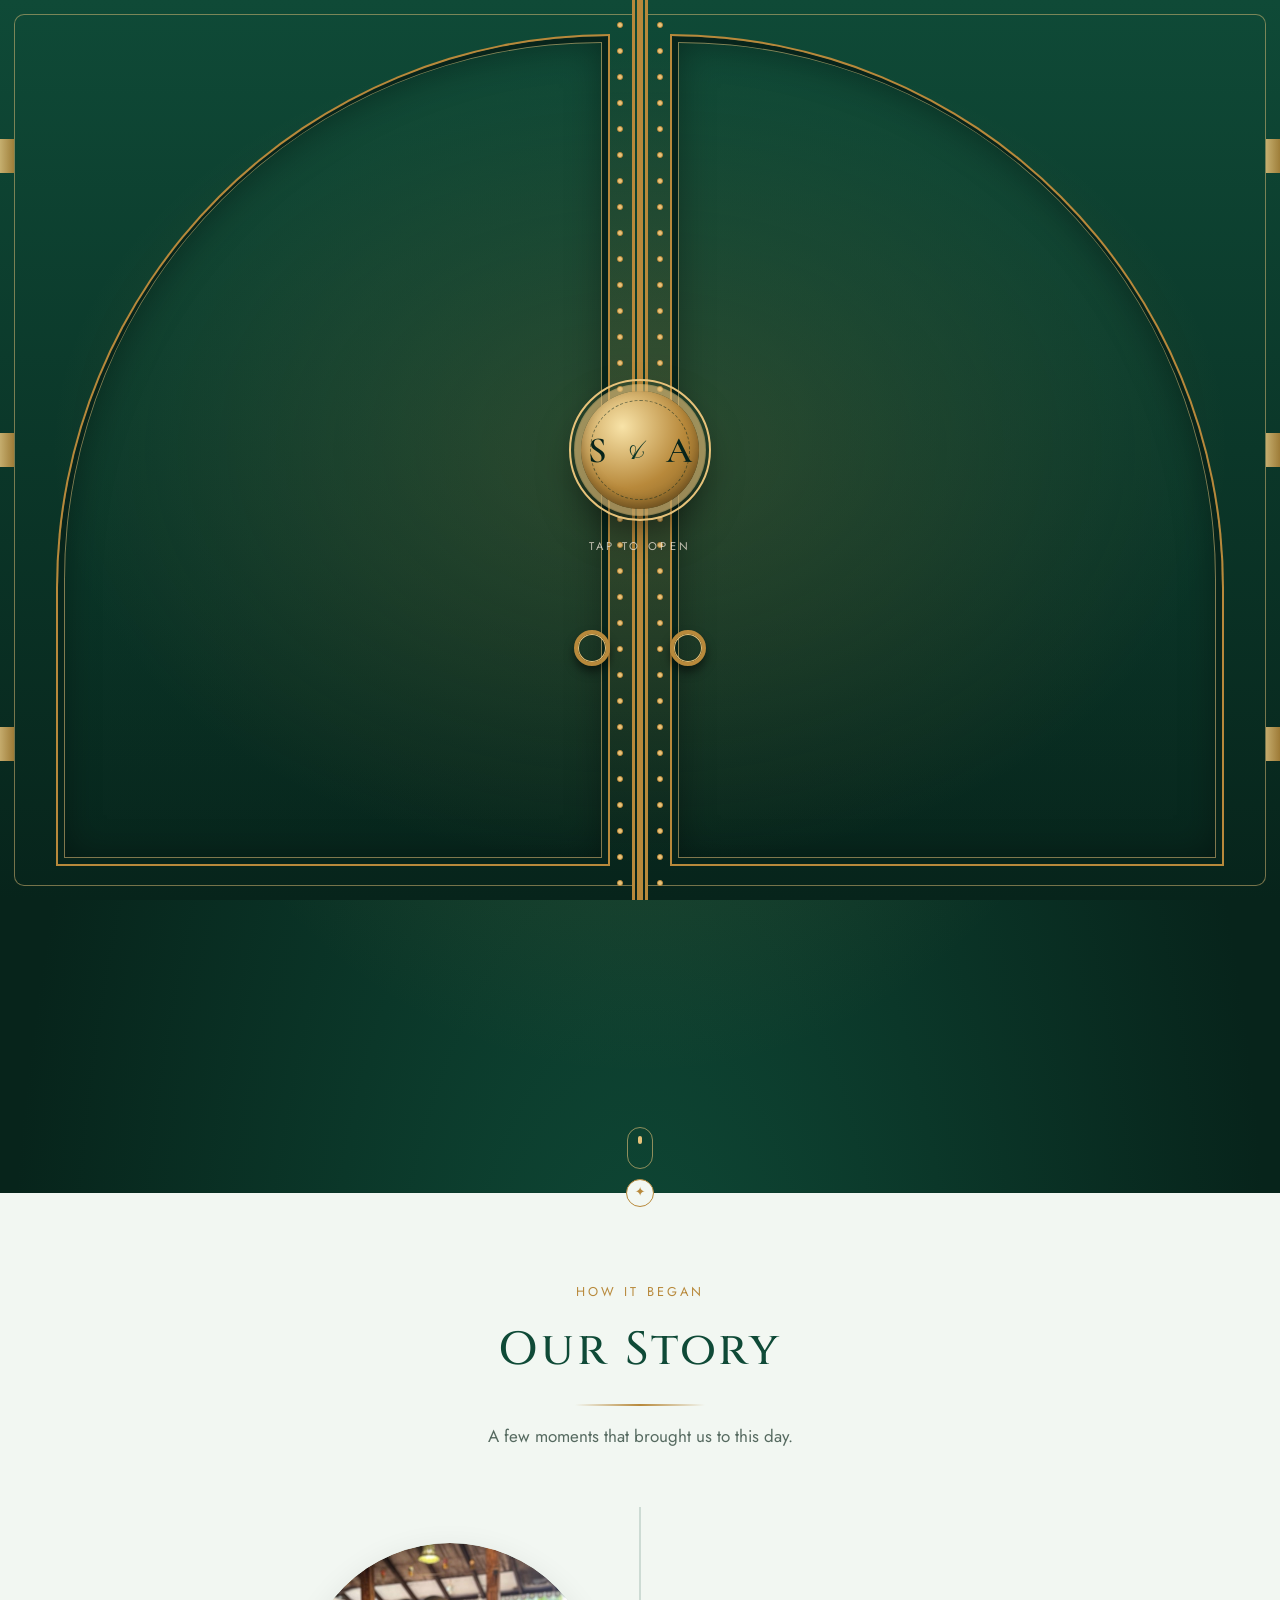
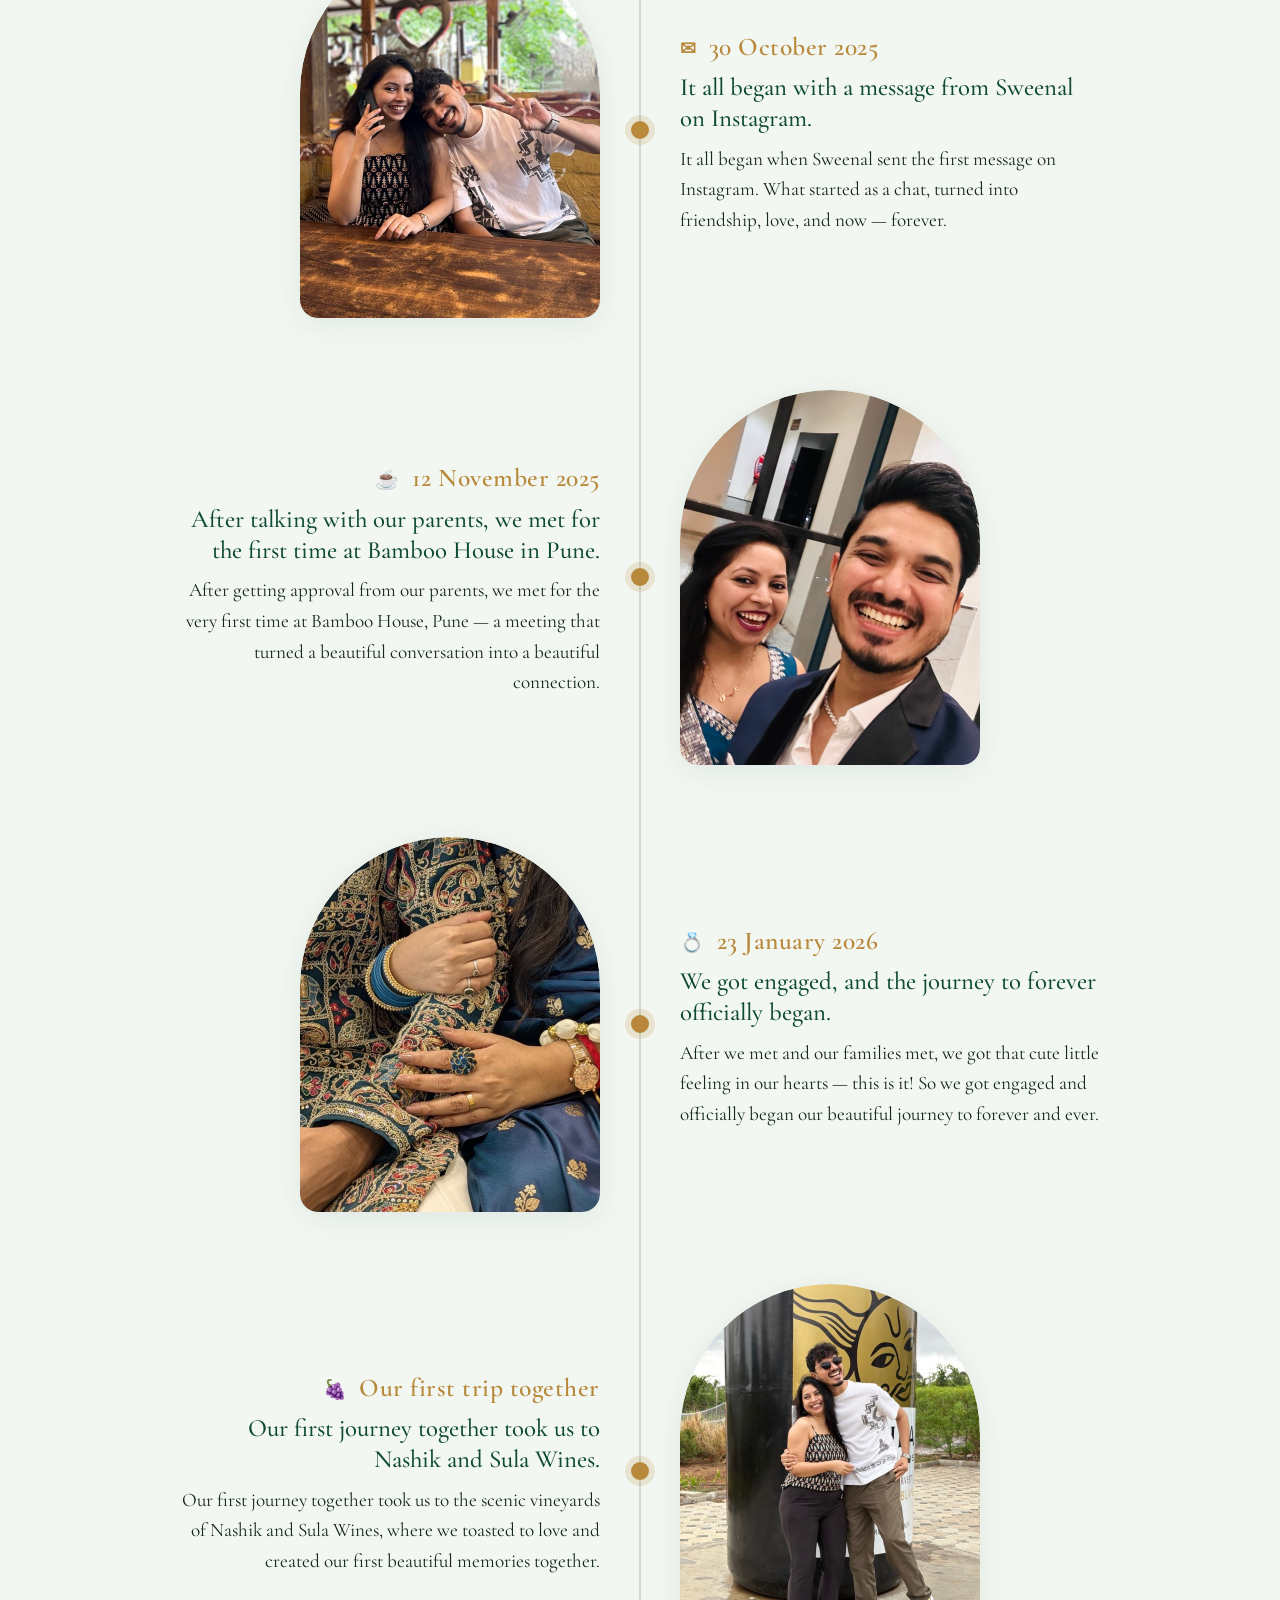
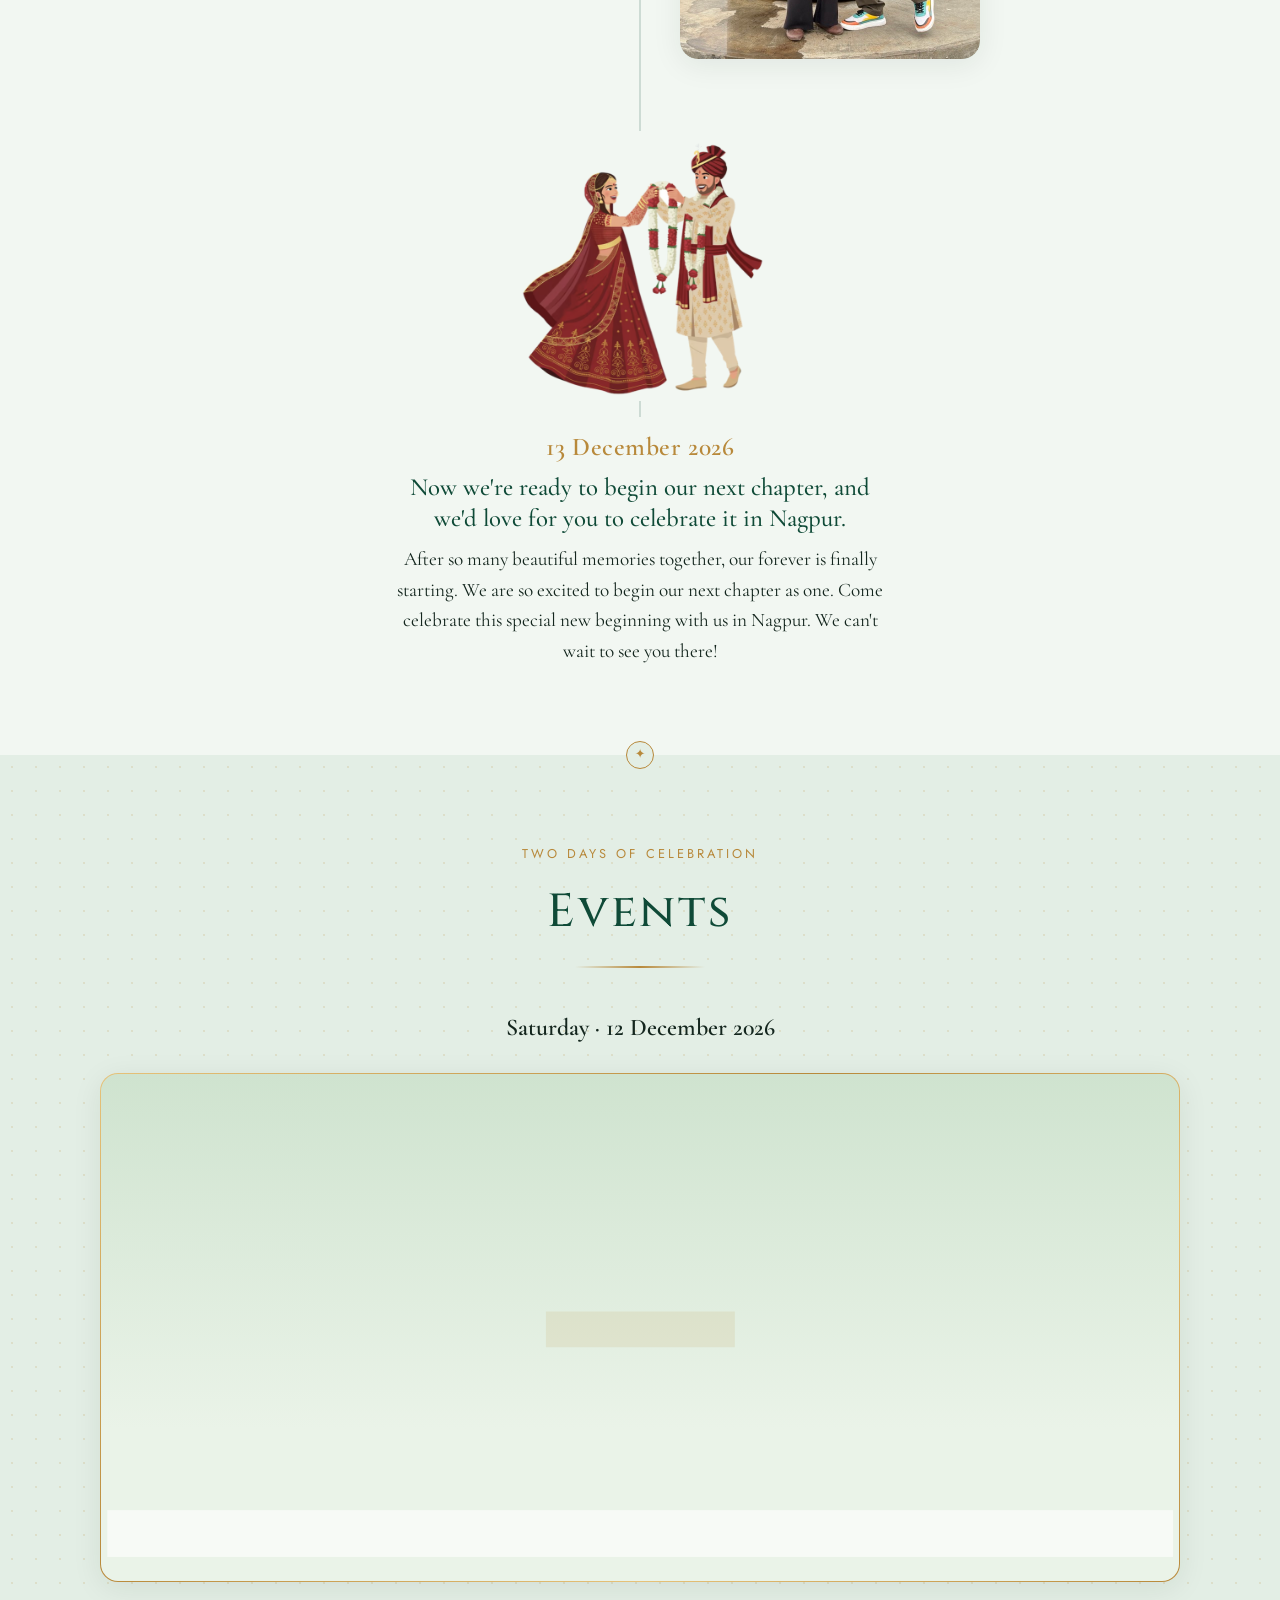
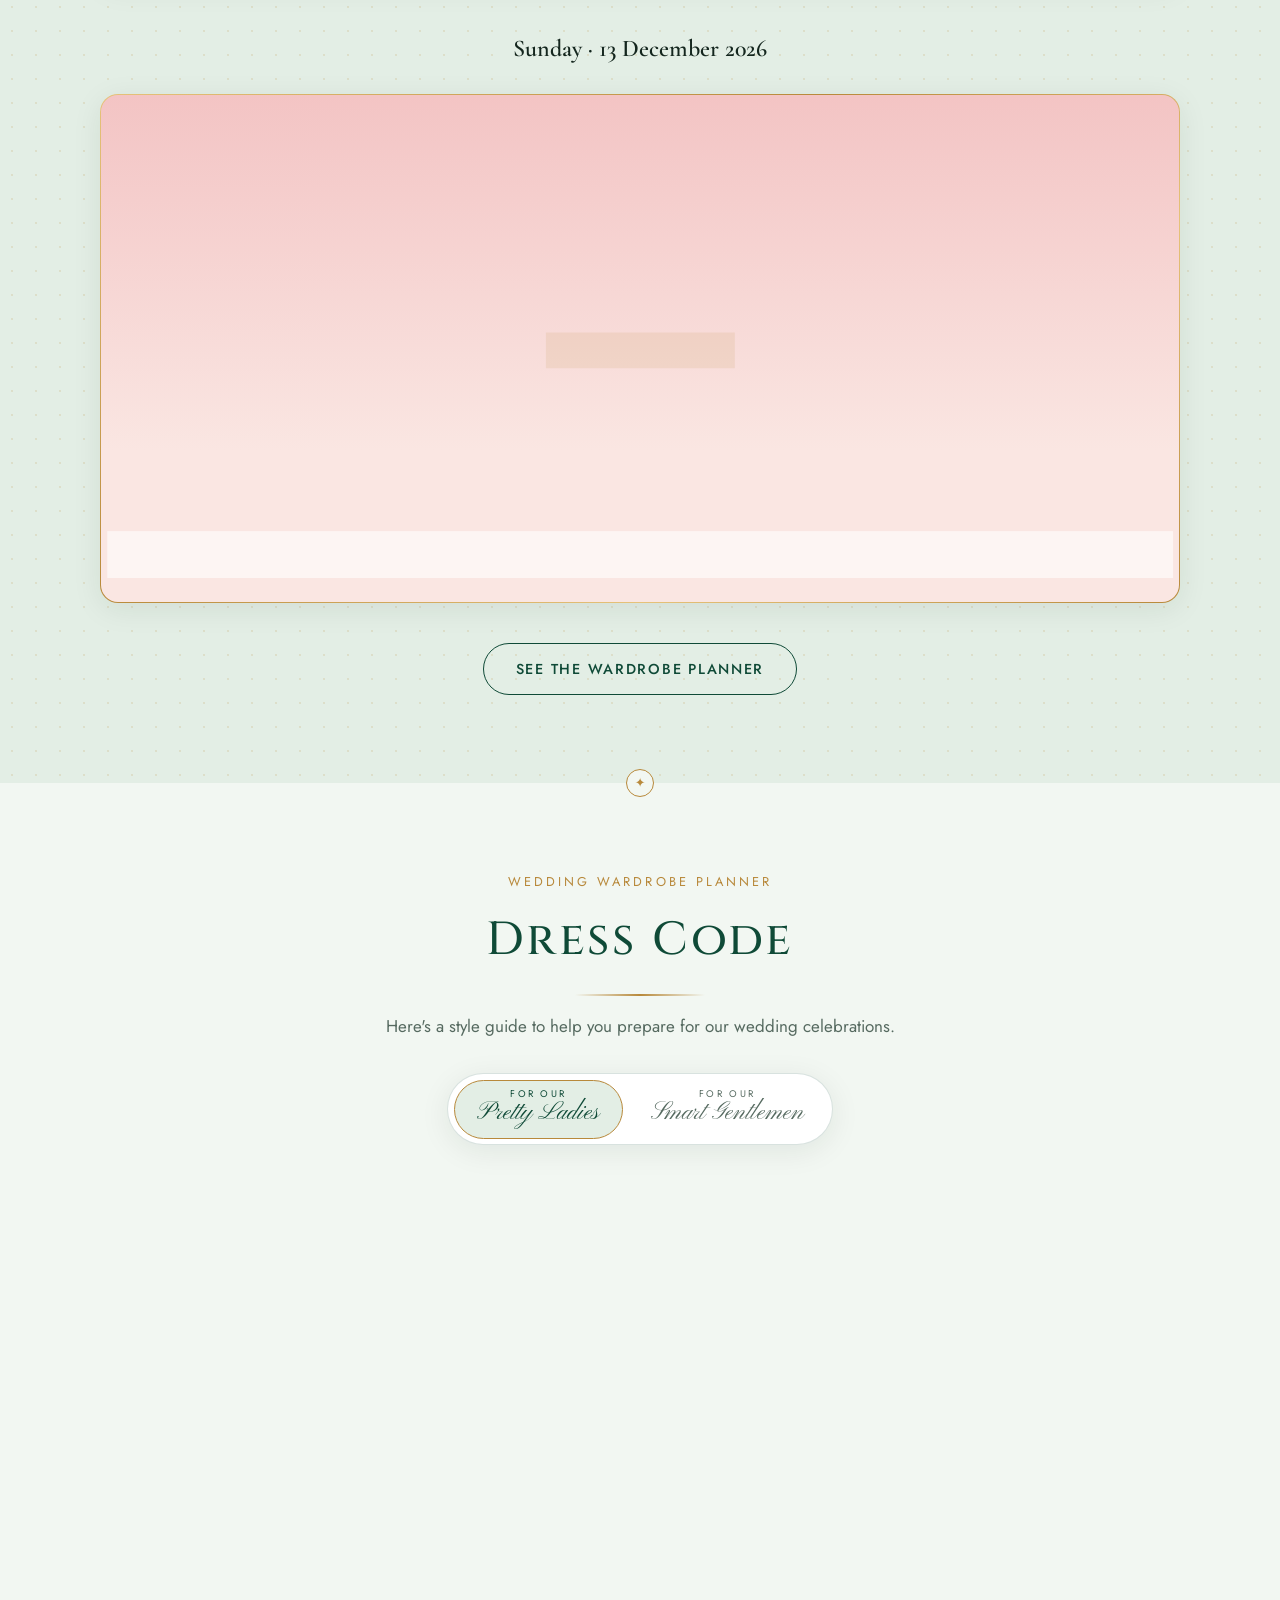
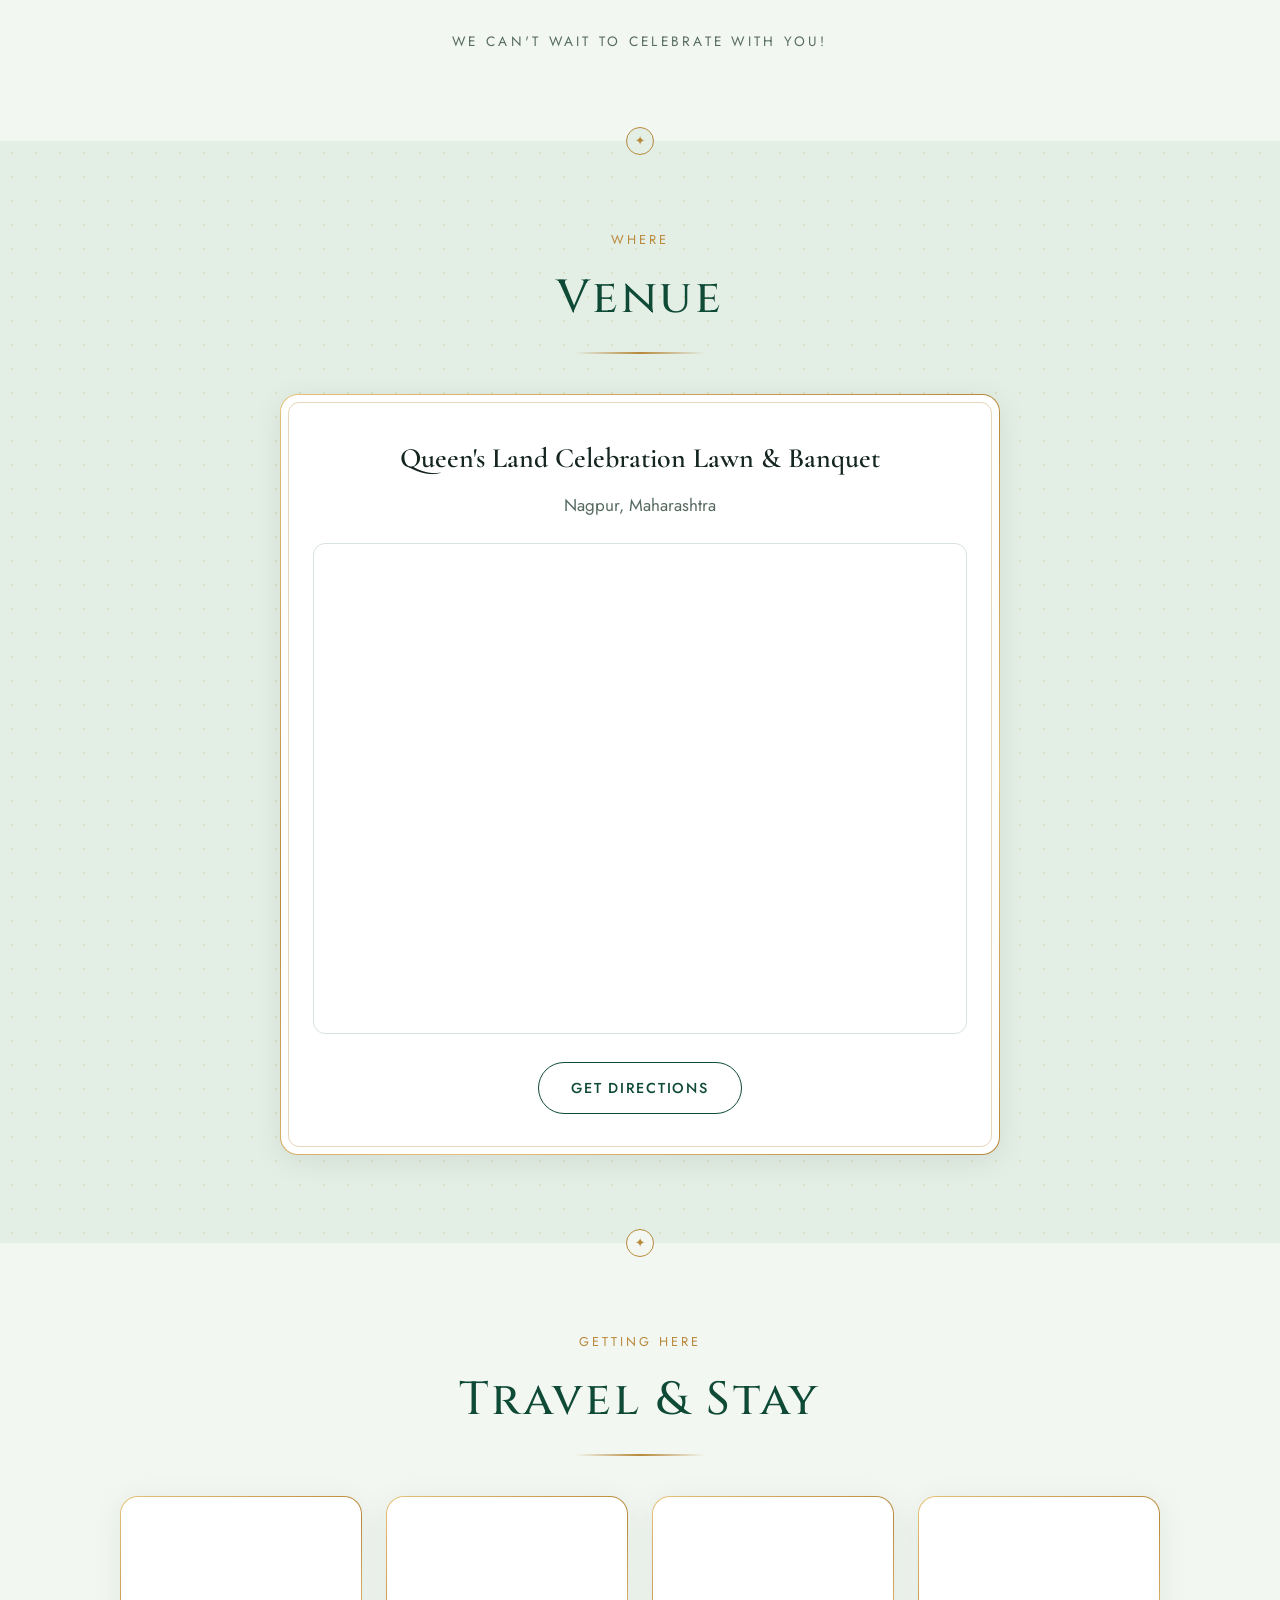
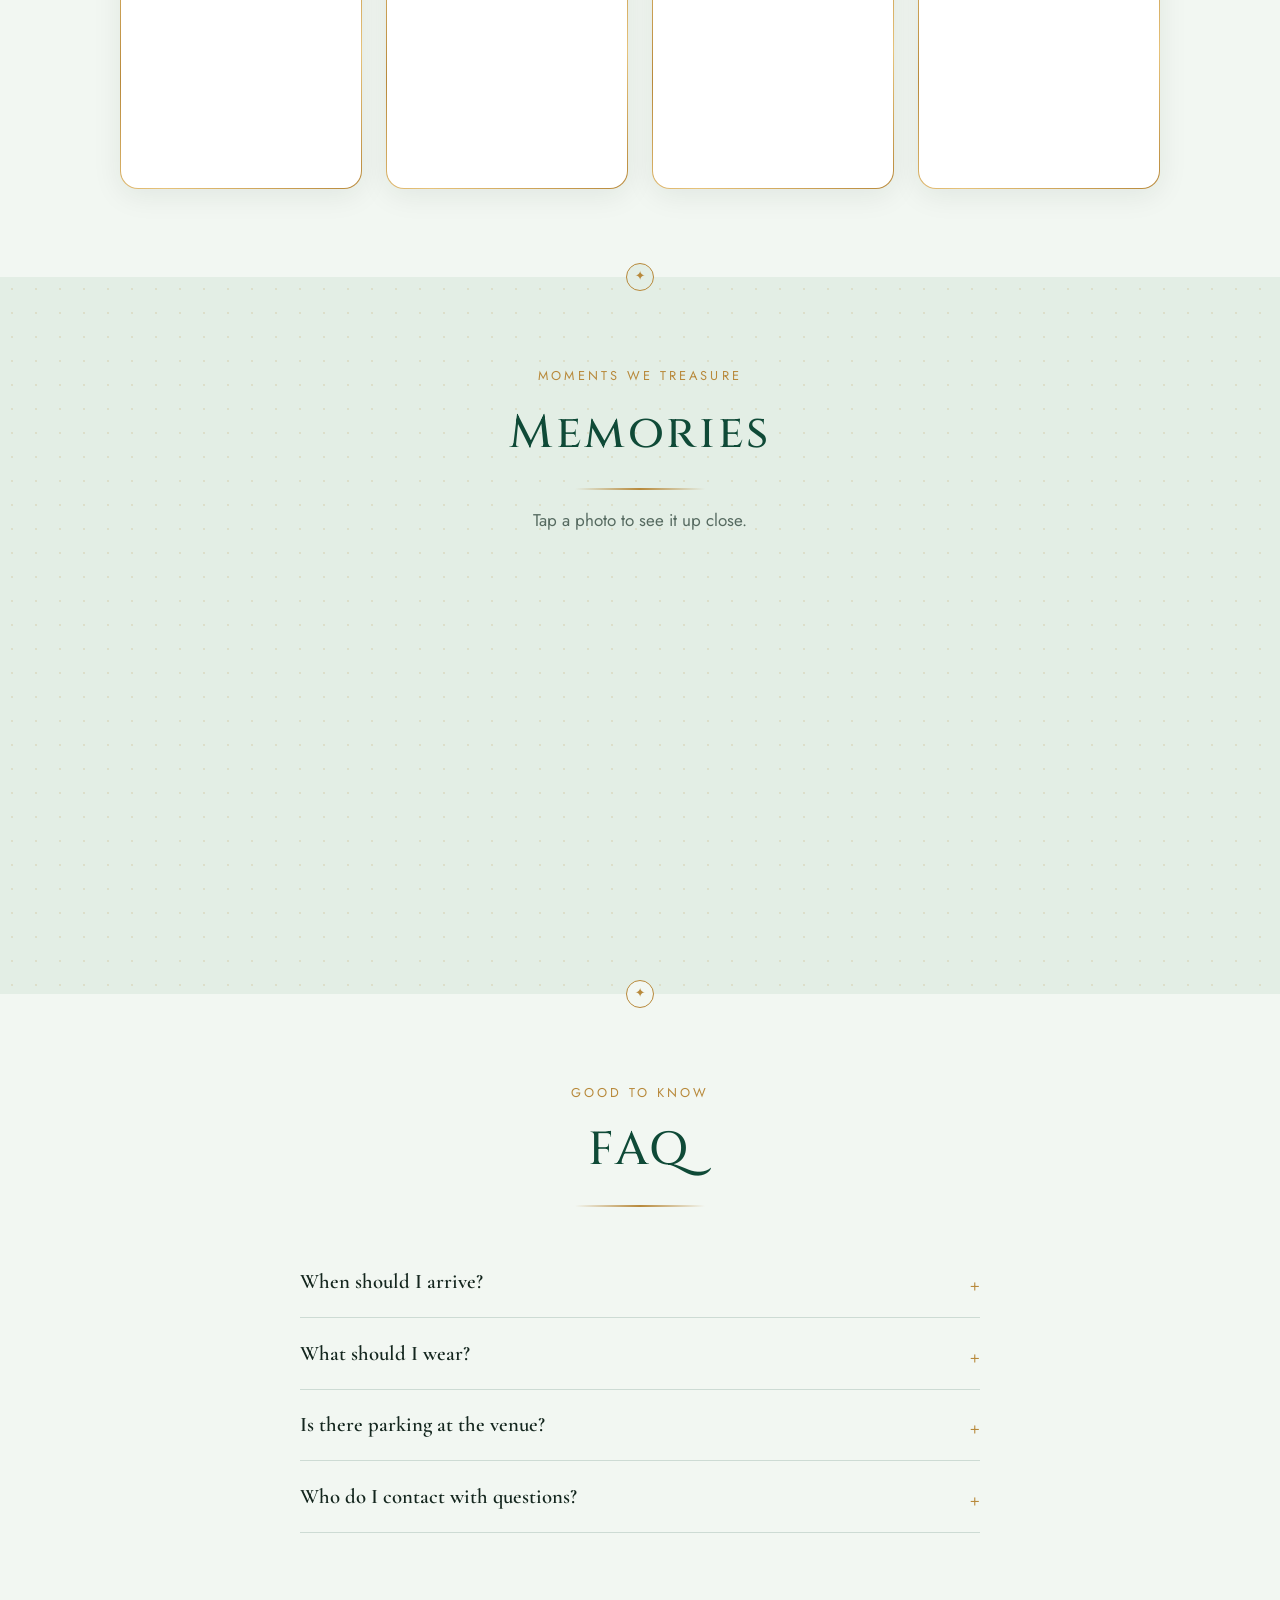
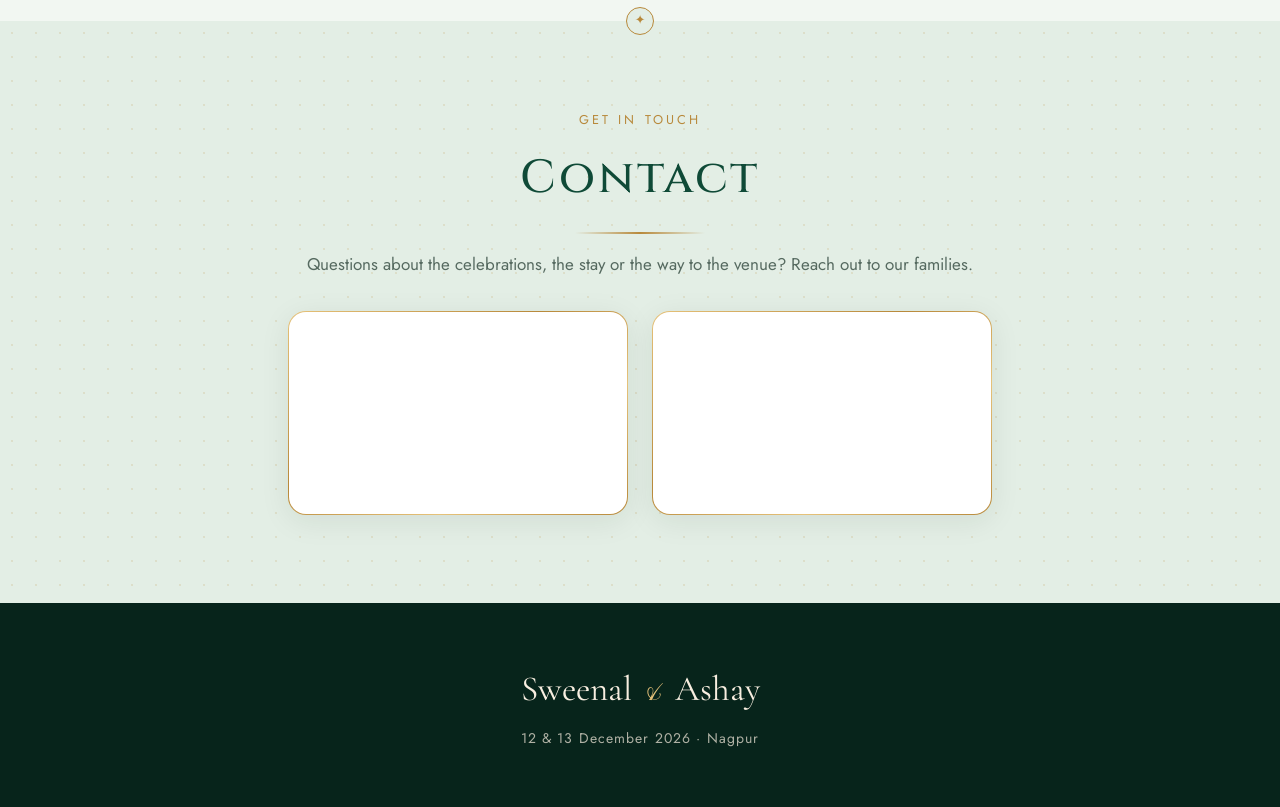
<file: bride-sangeet/index.html>
<!DOCTYPE html>
<html lang="en">
  <head>
    <meta charset="UTF-8" />
    <meta name="viewport" content="width=device-width, initial-scale=1.0, maximum-scale=1.0, user-scalable=no" />
    <meta name="description" content="12–13 December 2026 · Sangeet &amp; Wedding · Nagpur" />
    <title>Wedding Celebrations · Sweenal &amp; Ashay</title>
    <meta property="og:type" content="website" />
    <meta property="og:url" content="https://sweenal-ashay.pages.dev/bride-sangeet/" />
    <meta property="og:locale" content="en_IN" />
    <meta property="og:site_name" content="Sweenal &amp; Ashay" />
    <meta property="og:title" content="Wedding Celebrations · Sweenal &amp; Ashay" />
    <meta property="og:description" content="12–13 December 2026 · Sangeet &amp; Wedding · Nagpur" />
    <meta property="og:image" content="https://sweenal-ashay.pages.dev/images/share-bride-sangeet.jpg" />
    <meta property="og:image:type" content="image/jpeg" />
    <meta property="og:image:width" content="1200" />
    <meta property="og:image:height" content="630" />
    <meta property="og:image:alt" content="Wedding celebrations of Sweenal &amp; Ashay, 12 to 13 December 2026: Sangeet and Wedding, in Nagpur" />
    <meta name="twitter:card" content="summary_large_image" />
    <meta name="twitter:title" content="Wedding Celebrations · Sweenal &amp; Ashay" />
    <meta name="twitter:description" content="12–13 December 2026 · Sangeet &amp; Wedding · Nagpur" />
    <meta name="twitter:image" content="https://sweenal-ashay.pages.dev/images/share-bride-sangeet.jpg" />
    <link rel="canonical" href="https://sweenal-ashay.pages.dev/bride-sangeet/" />
    <link rel="icon" href="../favicon-bride.ico" sizes="48x48" />
    <link rel="icon" type="image/png" sizes="32x32" href="../favicon-bride-32.png" />
    <link rel="icon" type="image/png" sizes="16x16" href="../favicon-bride-16.png" />
    <link rel="apple-touch-icon" href="../apple-touch-icon-bride.png" />
    <meta name="theme-color" content="#07241b" />
    <script>
      document.documentElement.classList.add("js");
    </script>
    <link rel="preconnect" href="https://fonts.googleapis.com" />
    <link rel="preconnect" href="https://fonts.gstatic.com" crossorigin />
    <link
      rel="stylesheet"
      href="https://fonts.googleapis.com/css2?family=Cormorant+Garamond:ital,wght@0,500;0,600;1,500&family=Cinzel:wght@500;600&family=Pinyon+Script&family=Jost:wght@400;500&family=Tiro+Devanagari+Sanskrit&display=swap"
    />
    <link rel="preload" as="image" href="../images/ganeshji.jpg" />
    <link rel="stylesheet" href="../css/styles.css" />
  </head>
  <body>
    <div class="invite is-loading" id="invite">
      <div class="invite-flap invite-flap-left" aria-hidden="true">
        <span class="door-panel"></span>
        <span class="door-studs"></span>
        <span class="door-hinges"></span>
        <span class="door-ring"></span>
      </div>
      <div class="invite-flap invite-flap-right" aria-hidden="true">
        <span class="door-panel"></span>
        <span class="door-studs"></span>
        <span class="door-hinges"></span>
        <span class="door-ring"></span>
      </div>
      <div class="invite-front">
        <button type="button" class="invite-seal" id="invite-seal" aria-label="Open the invitation from Sweenal and Ashay">
          S<span>&amp;</span>A
        </button>
        <p class="invite-hint" aria-hidden="true">Loading…</p>
      </div>
    </div>

    <main>
      <section class="hero" id="home">
        <canvas class="hero-canvas" id="petals" aria-hidden="true"></canvas>
        <div class="hero-stage">
          <div class="hero-card" id="hero-card">
            <div class="hero-arch" aria-hidden="true"></div>
            <div class="ganesh">
              <div class="ganesh-medallion">
                <img src="../images/ganeshji.jpg" width="413" height="440"
                  alt="Lord Ganesha seated on a pink lotus" />
              </div>
              <p class="ganesh-mantra" lang="sa">॥ श्री गणेशाय नमः ॥</p>
            </div>
            <p class="hero-eyebrow">Two hearts, one beginning</p>
            <h1>
              Sweenal
              <span class="hero-amp">&amp;</span>
              Ashay
            </h1>
            <div class="hero-sub-row">
              <img class="hero-art" src="../images/varmala.png" width="616" height="640" decoding="async" alt="" />
              <p class="hero-sub">are tying the knot</p>
              <img class="hero-art hero-art-flip" src="../images/varmala.png" width="616" height="640" decoding="async" alt="" />
            </div>
            <div class="divider" aria-hidden="true"><span>✦</span></div>
            <p class="hero-date">12 &amp; 13 December 2026</p>
            <p class="hero-place">Nagpur, Maharashtra</p>
            <div class="scratch" id="scratch" role="button" tabindex="0" aria-label="Scratch the gold foil to reveal a message. Press Enter to reveal it.">
              <p class="scratch-text"><small>Join us in our joy</small>You are invited</p>
              <canvas class="scratch-canvas" id="scratch-canvas" aria-hidden="true"></canvas>
            </div>

            <div class="countdown" id="countdown" data-end="2026-12-14T00:00:00+05:30" data-target="2026-12-12T18:30:00+05:30" aria-live="polite">
              <div class="cd-unit"><span id="cd-days">--</span><small>Days</small></div>
              <div class="cd-unit"><span id="cd-hours">--</span><small>Hours</small></div>
              <div class="cd-unit"><span id="cd-mins">--</span><small>Minutes</small></div>
              <div class="cd-unit"><span id="cd-secs">--</span><small>Seconds</small></div>
            </div>

            <div class="hosts">
              <p class="hosts-lead">With the blessings of</p>
              <div class="hosts-row">
                <div class="hosts-family">
                  <small>Daughter of</small>
                  <strong>Mrs. Madhavi Umredkar</strong>
                  <strong>Mr. Prabhakar Umredkar</strong>
                </div>
                <div class="hosts-family">
                  <small>Son of</small>
                  <strong>Mrs. Chanda Kohad</strong>
                  <strong>Mr. Ganesh Kohad</strong>
                </div>
              </div>
            </div>
          </div>
        </div>
        <a class="scroll-cue" href="#story" aria-label="Scroll to Our Story"
          ><span></span
        ></a>
      </section>

      <section class="section reveal" id="story">
        <p class="section-eyebrow">How it began</p>
        <h2>Our Story</h2>
        <p class="section-lead">A few moments that brought us to this day.</p>

        <ol class="timeline" id="timeline">
          <li class="moment">
            <figure class="photo-placeholder" data-tilt>
              <img src="../images/story/1.jpg" width="600" height="750" loading="lazy" decoding="async"
                alt="The two of us laughing together at a cafe, with a heart-shaped frame behind us" />
            </figure>
            <div class="moment-text">
              <p class="moment-date"><span class="moment-icon" aria-hidden="true">✉</span> 30 October 2025</p>
              <h3>It all began with a message from Sweenal on Instagram.</h3>
              <p>It all began when Sweenal sent the first message on Instagram. What started as a chat, turned into friendship, love, and now — forever.</p>
            </div>
          </li>
          <li class="moment">
            <figure class="photo-placeholder" data-tilt>
              <img src="../images/story/2.jpg" width="600" height="750" loading="lazy" decoding="async"
                alt="A close selfie of the two of us, dressed up and smiling" />
            </figure>
            <div class="moment-text">
              <p class="moment-date"><span class="moment-icon" aria-hidden="true">☕</span> 12 November 2025</p>
              <h3>After talking with our parents, we met for the first time at Bamboo House in Pune.</h3>
              <p>After getting approval from our parents, we met for the very first time at Bamboo House, Pune — a meeting that turned a beautiful conversation into a beautiful connection.</p>
            </div>
          </li>
          <li class="moment">
            <figure class="photo-placeholder" data-tilt>
              <img src="../images/story/3-engagement.jpg" width="600" height="750" loading="lazy" decoding="async"
                alt="A close-up of our hands with the engagement rings, in embroidered and navy gold-motif outfits" />
            </figure>
            <div class="moment-text">
              <p class="moment-date"><span class="moment-icon" aria-hidden="true">💍</span> 23 January 2026</p>
              <h3>We got engaged, and the journey to forever officially began.</h3>
              <p>After we met and our families met, we got that cute little feeling in our hearts — this is it! So we got engaged and officially began our beautiful journey to forever and ever.</p>
            </div>
          </li>
          <li class="moment">
            <figure class="photo-placeholder" data-tilt>
              <img src="../images/story/4-sula.jpg" width="600" height="750" loading="lazy" decoding="async"
                alt="The two of us hugging in front of a giant wine bottle" />
            </figure>
            <div class="moment-text">
              <p class="moment-date"><span class="moment-icon" aria-hidden="true">🍇</span> Our first trip together</p>
              <h3>Our first journey together took us to Nashik and Sula Wines.</h3>
              <p>Our first journey together took us to the scenic vineyards of Nashik and Sula Wines, where we toasted to love and created our first beautiful memories together.</p>
            </div>
          </li>
          <li class="moment moment-final">
            <img class="moment-art" src="../images/varmala.png" width="616" height="640" loading="lazy" decoding="async" alt="" />
            <div class="moment-text">
              <p class="moment-date">13 December 2026</p>
              <h3>Now we're ready to begin our next chapter, and we'd love for you to celebrate it in Nagpur.</h3>
              <p>
                After so many beautiful memories together, our forever is finally starting.
                We are so excited to begin our next chapter as one. Come celebrate this
                special new beginning with us in Nagpur. We can't wait to see you there!
              </p>
            </div>
          </li>
        </ol>
      </section>

      <section class="section section-tinted reveal" id="events">
        <p class="section-eyebrow">Two days of celebration</p>
        <h2>Events</h2>

        <div class="event-day">
          <h3 class="day-heading">Saturday · 12 December 2026</h3>
          <div class="event-grid">
            <article class="event-card event-sangeet" data-tilt>
              <img class="event-art" src="../images/sangeet-couple.png" width="475" height="659" loading="lazy" decoding="async" alt="" />
              <p class="event-time">Evening · 6:30 PM</p>
              <h4>Sangeet</h4>
              <p class="event-theme">Glitter &amp; glam</p>
              <p>Queen's Land, Nagpur</p>
              <p class="event-dress">Dress code: glitter &amp; party wear</p>
            </article>
          </div>
        </div>

        <div class="event-day">
          <h3 class="day-heading">Sunday · 13 December 2026</h3>
          <div class="event-grid">
            <article class="event-card event-varmala" data-tilt>
              <img class="event-art" src="../images/varmala.png" width="616" height="640" loading="lazy" decoding="async" alt="" />
              <p class="event-time">Evening · 5:26 PM</p>
              <h4>Varmala &amp; Wedding</h4>
              <p class="event-theme">Royal &amp; elegant</p>
              <p>Queen's Land, Nagpur</p>
              <p class="event-dress">Dress code: lehenga or saree · suit, bandhgala or Jodhpuri</p>
            </article>
          </div>
        </div>

        <a class="btn btn-outline events-more" href="#dress-code">See the wardrobe planner</a>
      </section>

      <section class="section reveal" id="dress-code">
        <p class="section-eyebrow">Wedding wardrobe planner</p>
        <h2>Dress Code</h2>
        <p class="section-lead">
          Here's a style guide to help you prepare for our wedding celebrations.
        </p>

        <div class="wardrobe-toggle" role="group" aria-label="Show outfits for">
          <button type="button" class="is-active" aria-pressed="true" data-side="ladies">
            <small>For our</small> Pretty Ladies
          </button>
          <button type="button" aria-pressed="false" data-side="gents">
            <small>For our</small> Smart Gentlemen
          </button>
        </div>

        <div class="wardrobe" id="wardrobe">

          <article class="outfit" style="--i: 0" data-tilt>
            <div class="outfit-inner">
              <div class="outfit-face outfit-ladies">
                <img src="../images/outfits/ladies-3.jpg" width="160" height="170" loading="lazy"
                  alt="Silver glitter gown" />
                <h3>Sangeet</h3>
                <p class="outfit-theme">Glitter &amp; Glam</p>
                <p>Glittery gown or skirt-and-top set.</p>
              </div>
              <div class="outfit-face outfit-gents" aria-hidden="true">
                <img src="../images/outfits/gents-3.jpg" width="160" height="170" loading="lazy"
                  alt="Navy party shirt with black trousers" />
                <h3>Sangeet</h3>
                <p class="outfit-theme">Party Wear</p>
                <p>Party-wear shirt and pants.</p>
              </div>
            </div>
          </article>

          <article class="outfit" style="--i: 1" data-tilt>
            <div class="outfit-inner">
              <div class="outfit-face outfit-ladies">
                <img src="../images/outfits/ladies-5.jpg" width="160" height="170" loading="lazy"
                  alt="Pink embroidered lehenga" />
                <h3>Varmala</h3>
                <p class="outfit-theme">Royal &amp; Elegant</p>
                <p>Lehenga or saree.</p>
              </div>
              <div class="outfit-face outfit-gents" aria-hidden="true">
                <img src="../images/outfits/gents-5.jpg" width="160" height="170" loading="lazy"
                  alt="Maroon Jodhpuri bandhgala with white trousers" />
                <h3>Varmala</h3>
                <p class="outfit-theme">Royal &amp; Elegant</p>
                <p>Suit, bandhgala or Jodhpuri.</p>
              </div>
            </div>
          </article>
        </div>

        <p class="wardrobe-sign">We can't wait to celebrate with you!</p>
      </section>

      <section class="section section-tinted reveal" id="venue">
        <p class="section-eyebrow">Where</p>
        <h2>Venue</h2>
        <div class="venue-card">
          <h3>Queen's Land Celebration Lawn &amp; Banquet</h3>
          <p>Nagpur, Maharashtra</p>
          <div class="map-embed">
            <iframe
              src="https://www.google.com/maps/embed?pb=!1m18!1m12!1m3!1d3723.0942266897073!2d79.12512547503259!3d21.068898480590526!2m3!1f0!2f0!3f0!3m2!1i1024!2i768!4f13.1!3m3!1m2!1s0x3bd4b9ad30cc6a53%3A0xd329767a91f4fda3!2sQueen's%20Land%20Celebration%20Lawn%20and%20Banquet%2C%20Nagpur!5e0!3m2!1sen!2sin!4v1792346264854!5m2!1sen!2sin"
              title="Map to Queen's Land Celebration Lawn & Banquet, Nagpur"
              allowfullscreen
              loading="lazy"
              referrerpolicy="strict-origin-when-cross-origin"
            ></iframe>
          </div>
          <a
            class="btn btn-outline"
            href="https://www.google.com/maps/search/?api=1&amp;query=Queen%27s+Land+Celebration+Lawn+and+Banquet+Nagpur"
            target="_blank"
            rel="noopener"
            >Get directions</a
          >
        </div>
      </section>

      <section class="section reveal" id="travel">
        <p class="section-eyebrow">Getting here</p>
        <h2>Travel &amp; Stay</h2>
        <div class="info-grid">
          <div class="info-card" data-tilt>
            <span class="info-icon" aria-hidden="true">✈</span>
            <h3>By air</h3>
            <p>
              Dr. Babasaheb Ambedkar International Airport (NAG) has direct
              flights from most major Indian cities.
            </p>
          </div>
          <div class="info-card" data-tilt>
            <span class="info-icon" aria-hidden="true">🚆</span>
            <h3>By train</h3>
            <p>
              Nagpur Junction is one of India's best-connected stations, at the
              centre of the rail network.
            </p>
          </div>
          <div class="info-card" data-tilt>
            <span class="info-icon" aria-hidden="true">🏨</span>
            <h3>Where to stay</h3>
            <p>
              Stay is available at the venue, Queen's Land. Please reach out to
              the families (see <a href="#contact">Contact</a>) to arrange it.
            </p>
          </div>
          <div class="info-card" data-tilt>
            <span class="info-icon" aria-hidden="true">☀</span>
            <h3>Weather</h3>
            <p>
              December in Nagpur is pleasant: warm days and cool evenings. Bring
              a light shawl or jacket for the night events.
            </p>
          </div>
        </div>
      </section>

      <section class="section section-tinted reveal" id="memories">
        <p class="section-eyebrow">Moments we treasure</p>
        <h2>Memories</h2>
        <p class="section-lead">Tap a photo to see it up close.</p>
        <div class="carousel">
          <div class="carousel-ring" style="--n: 7">
            <button type="button" class="photo-placeholder memory" style="--i: 0" data-caption="Laughing together" data-full="../images/memories/1.jpg">
              <img src="../images/memories/1-thumb.jpg" width="480" height="600" loading="lazy" decoding="async"
                alt="A close selfie of the two of us smiling at each other" />
            </button>
            <button type="button" class="photo-placeholder memory" style="--i: 1" data-caption="Evening in yellow" data-full="../images/memories/2.jpg">
              <img src="../images/memories/2-thumb.jpg" width="480" height="600" loading="lazy" decoding="async"
                alt="The two of us sitting together, one in a mustard-yellow suit" />
            </button>
            <button type="button" class="photo-placeholder memory" style="--i: 2" data-caption="Mirror selfie" data-full="../images/memories/3.jpg">
              <img src="../images/memories/3-thumb.jpg" width="480" height="600" loading="lazy" decoding="async"
                alt="A mirror selfie of the two of us, smiling, with a yellow dupatta and a dark printed kurta" />
            </button>
            <button type="button" class="photo-placeholder memory" style="--i: 3" data-caption="A furry friend" data-full="../images/memories/4.jpg">
              <img src="../images/memories/4-thumb.jpg" width="480" height="600" loading="lazy" decoding="async"
                alt="Smiling with a fluffy dog on a cafe sofa" />
            </button>
            <button type="button" class="photo-placeholder memory" style="--i: 4" data-caption="Elegance in navy" data-full="../images/memories/5.jpg">
              <img src="../images/memories/5-thumb.jpg" width="480" height="600" loading="lazy" decoding="async"
                alt="Standing by a window in a navy and gold saree" />
            </button>
            <button type="button" class="photo-placeholder memory" style="--i: 5" data-caption="Dressed up together" data-full="../images/memories/6.jpg">
              <img src="../images/memories/6-thumb.jpg" width="480" height="600" loading="lazy" decoding="async"
                alt="The two of us in traditional outfits by a tall window" />
            </button>
            <button type="button" class="photo-placeholder memory" style="--i: 6" data-caption="Sitting pretty" data-full="../images/memories/7.jpg">
              <img src="../images/memories/7-thumb.jpg" width="480" height="600" loading="lazy" decoding="async"
                alt="Seated in a navy saree with gold motifs" />
            </button>
          </div>
        </div>
      </section>

      <section class="section reveal" id="faq">
        <p class="section-eyebrow">Good to know</p>
        <h2>FAQ</h2>
        <div class="faq">
          <details>
            <summary>When should I arrive?</summary>
            <p>
              The Sangeet is on the evening of 12 December. If you're
              travelling, we suggest arriving in Nagpur by that afternoon.
            </p>
          </details>
          <details>
            <summary>What should I wear?</summary>
            <p>
              Every event has its own look. See the
              <a href="#dress-code">Dress Code</a> section for outfit ideas for
              ladies and gentlemen.
            </p>
          </details>
          <details>
            <summary>Is there parking at the venue?</summary>
            <p>Parking details will be shared soon.</p>
          </details>
          <details>
            <summary>Who do I contact with questions?</summary>
            <p>
              Please call or message our families. Their numbers are in the
              <a href="#contact">Contact</a> section.
            </p>
          </details>
        </div>
      </section>

      <section class="section section-tinted reveal" id="contact">
        <p class="section-eyebrow">Get in touch</p>
        <h2>Contact</h2>
        <p class="section-lead">Questions about the celebrations, the stay or the way to the venue? Reach out to our families.</p>
        <div class="info-grid contact-grid">
          <div class="info-card" data-tilt>
            <h3>Prabhakar Umredkar</h3>
            <p class="contact-role">Father of the bride</p>
            <p class="contact-number">+91 77578 85815</p>
            <div class="contact-actions">
              <a class="btn btn-primary" href="tel:+917757885815">Call</a>
              <a
                class="btn btn-whatsapp"
                href="https://wa.me/917757885815?text=Hello%2C%20I%27m%20writing%20about%20Sweenal%20%26%20Ashay%27s%20wedding."
                target="_blank"
                rel="noopener"
                >WhatsApp</a
              >
            </div>
          </div>
          <div class="info-card" data-tilt>
            <h3>Ganesh Kohad</h3>
            <p class="contact-role">Father of the groom</p>
            <p class="contact-number">+91 99706 25637</p>
            <div class="contact-actions">
              <a class="btn btn-primary" href="tel:+919970625637">Call</a>
              <a
                class="btn btn-whatsapp"
                href="https://wa.me/919970625637?text=Hello%2C%20I%27m%20writing%20about%20Sweenal%20%26%20Ashay%27s%20wedding."
                target="_blank"
                rel="noopener"
                >WhatsApp</a
              >
            </div>
          </div>
        </div>
      </section>
    </main>

    <footer class="site-footer">
      <p class="footer-names">Sweenal <span>&amp;</span> Ashay</p>
      <p>12 &amp; 13 December 2026 · Nagpur</p>
    </footer>

    <dialog class="lightbox" id="lightbox" aria-label="Memories">
      <button type="button" class="lightbox-close" aria-label="Close">×</button>
      <button type="button" class="lightbox-nav lightbox-prev" aria-label="Previous photo">‹</button>
      <figure class="lightbox-stage">
        <div class="lightbox-media" id="lightbox-media"></div>
        <figcaption>
          <span id="lightbox-caption"></span>
          <small id="lightbox-count"></small>
        </figcaption>
      </figure>
      <button type="button" class="lightbox-nav lightbox-next" aria-label="Next photo">›</button>
    </dialog>

    <audio id="music" src="../audio/music.m4a" preload="none"></audio>
    <button type="button" class="music-toggle" id="music-toggle" aria-pressed="false" aria-label="Play music">
      <span aria-hidden="true">&#9834;</span>
    </button>

    <script src="../js/main.js"></script>
  </body>
</html>
</file>
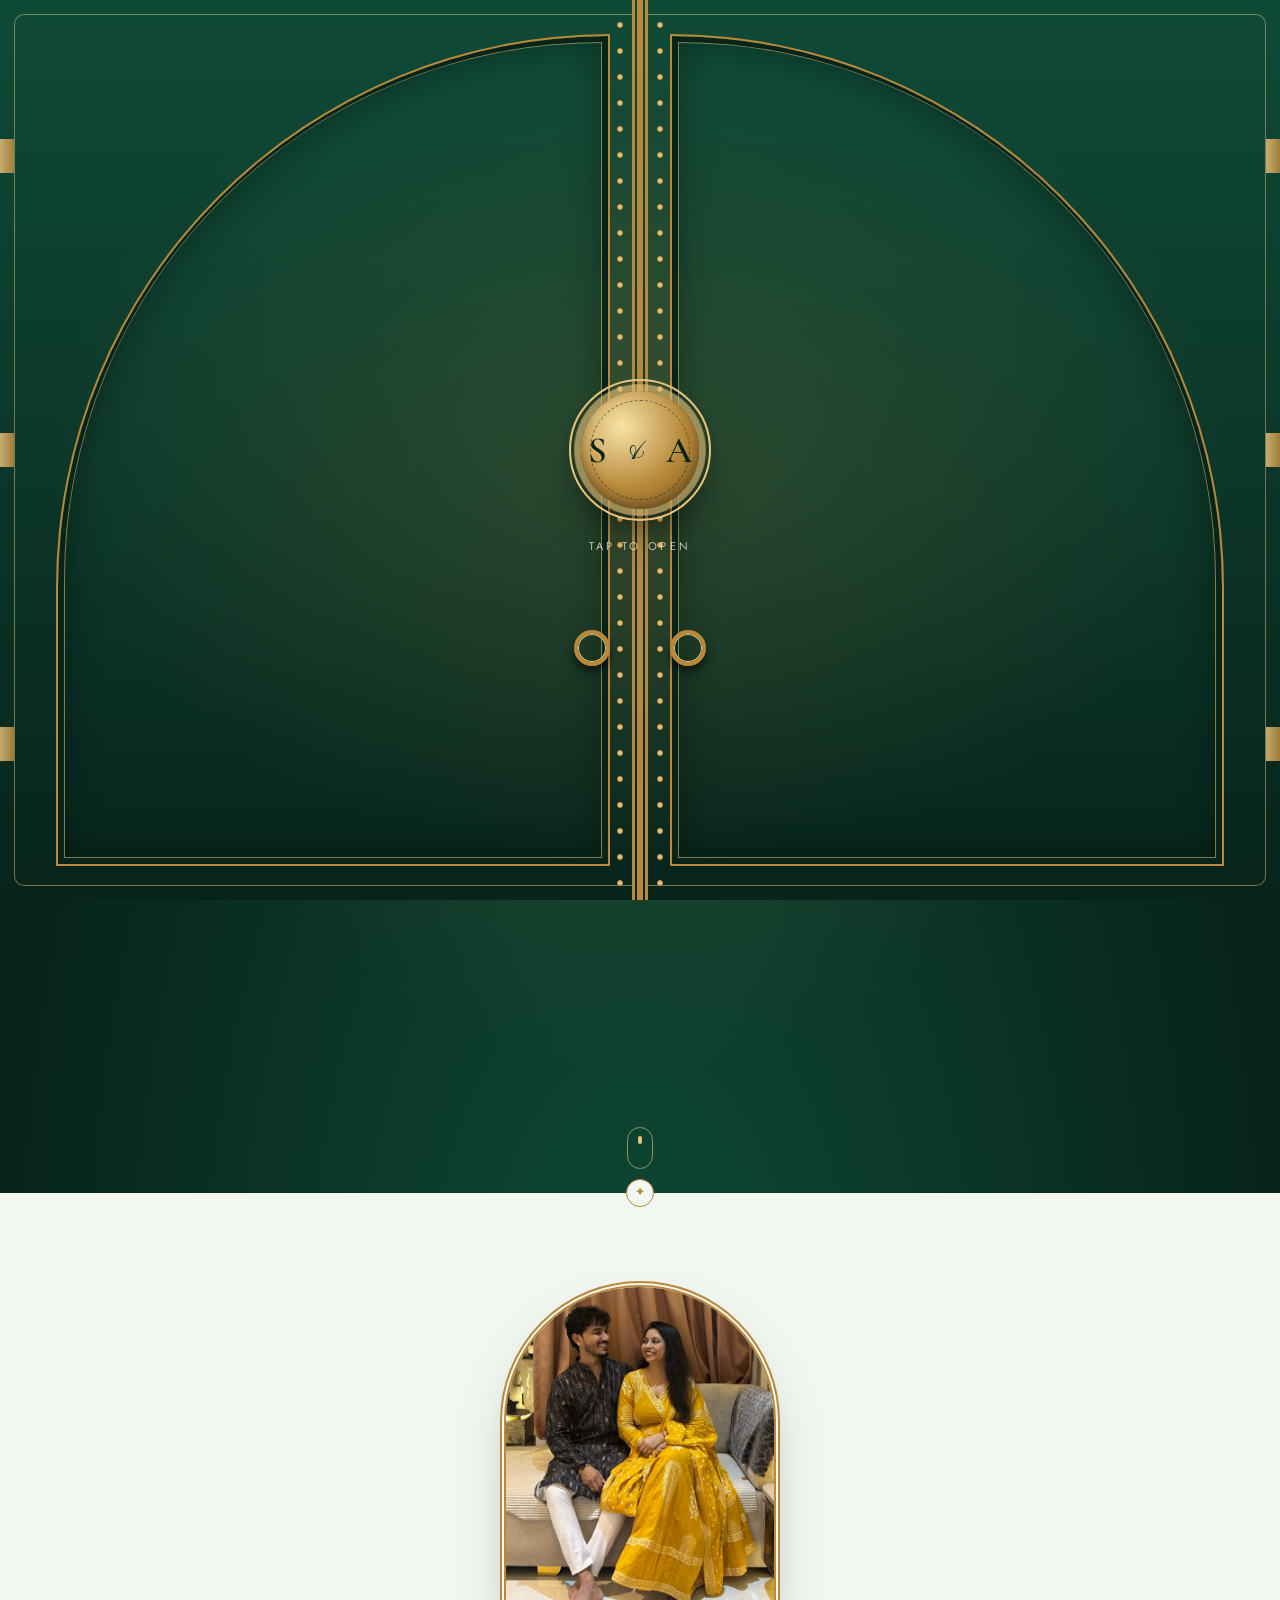
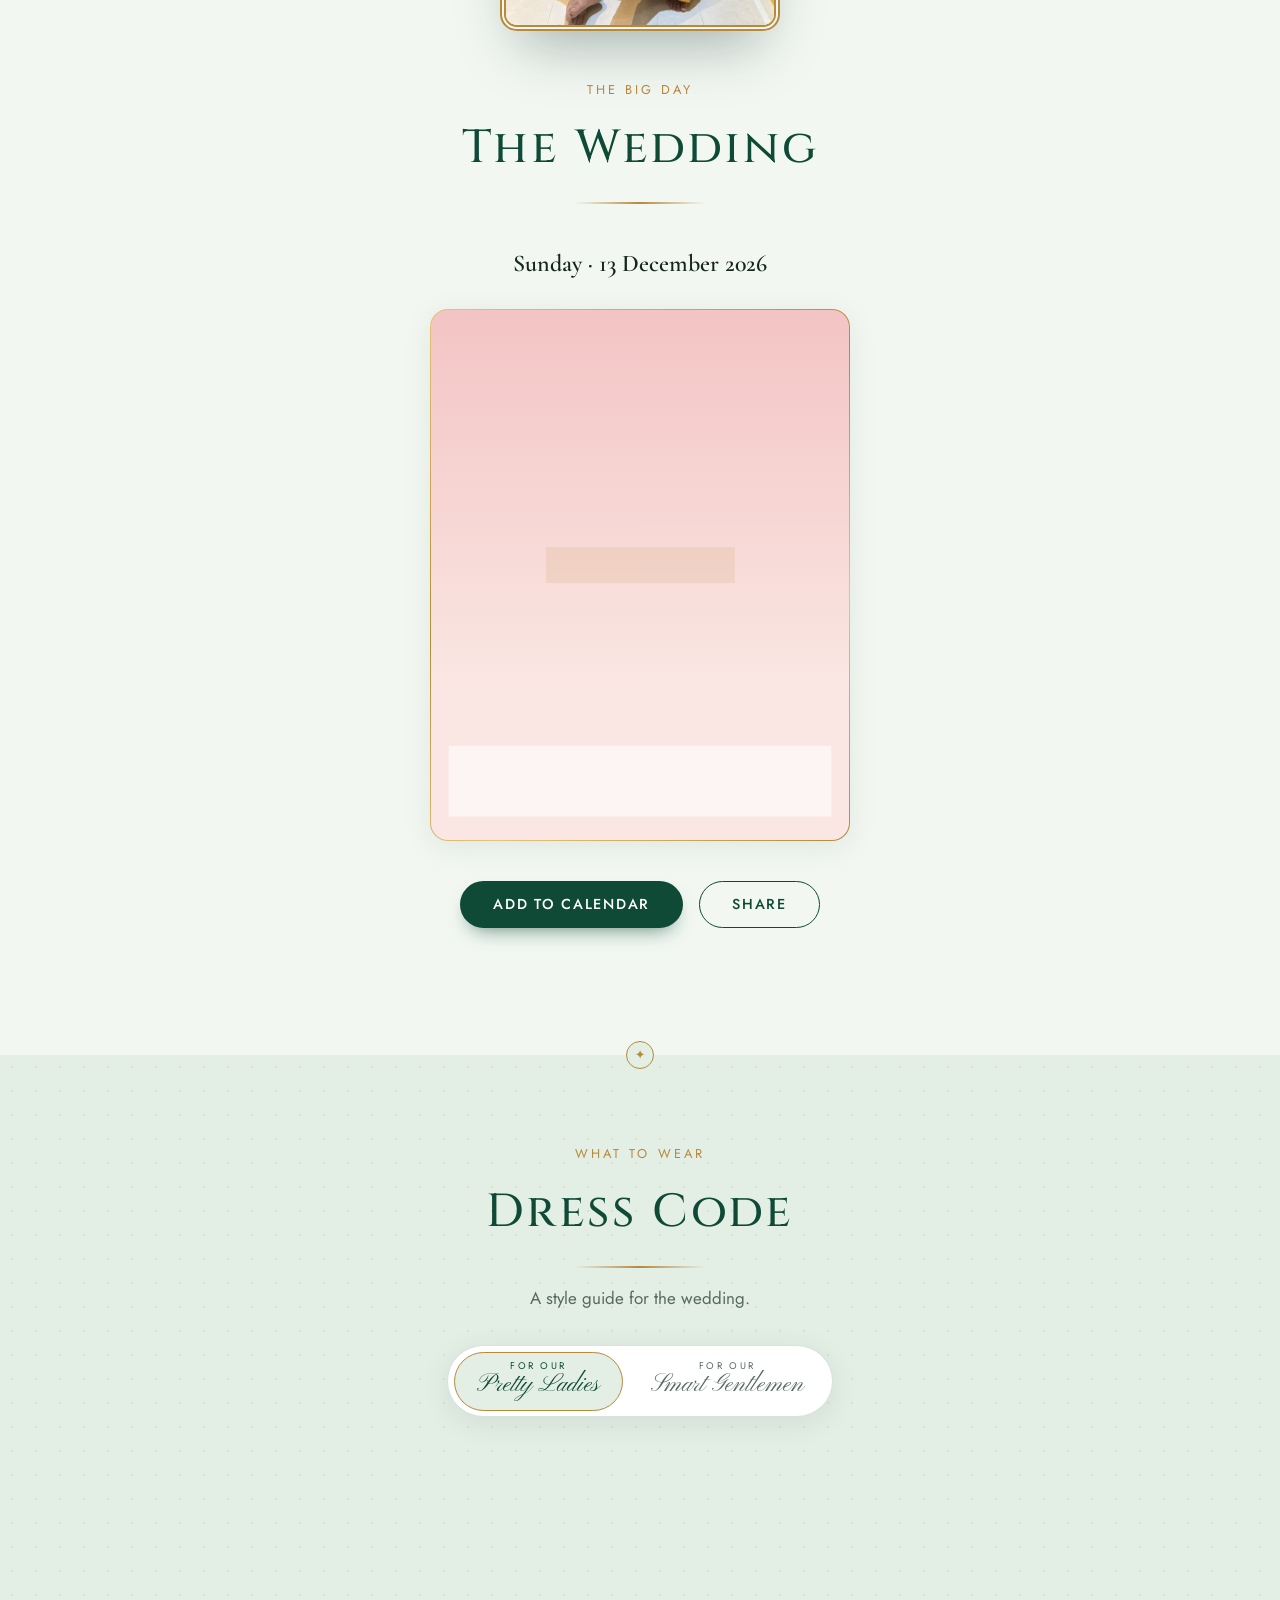
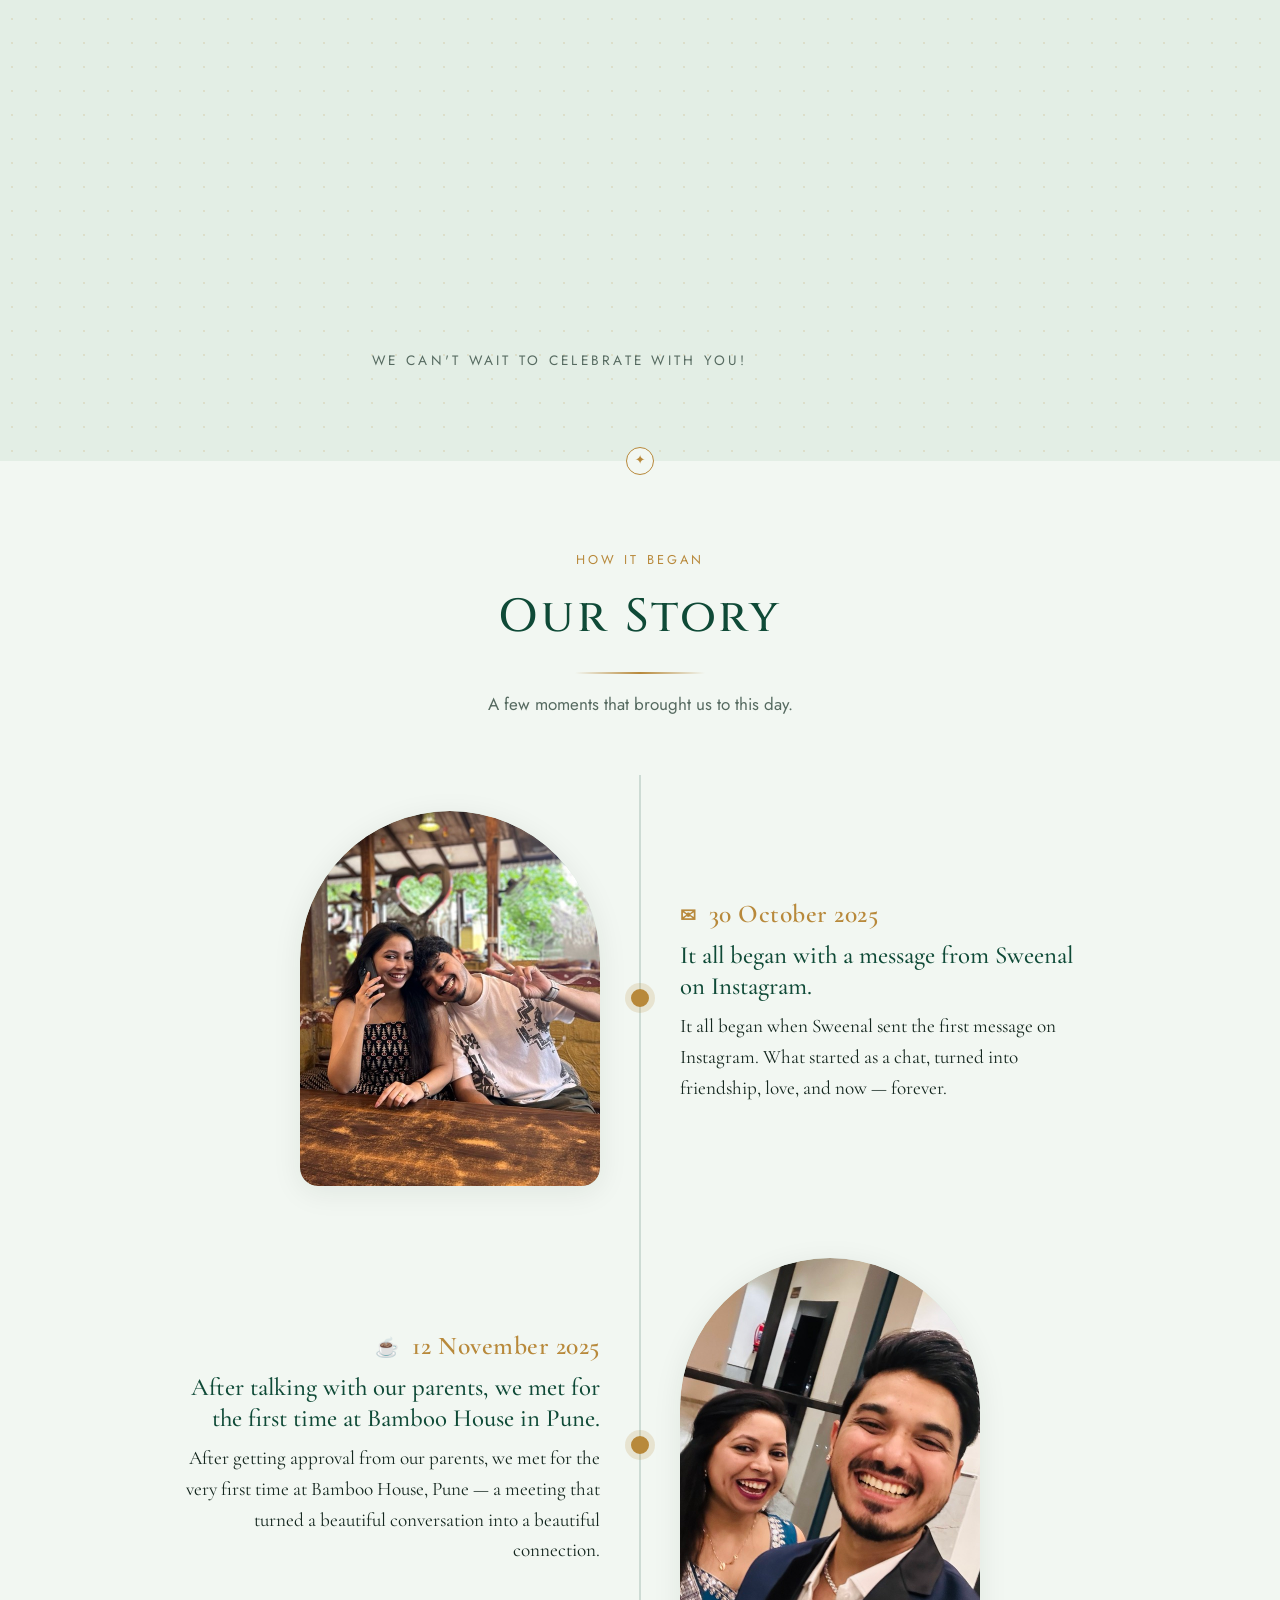
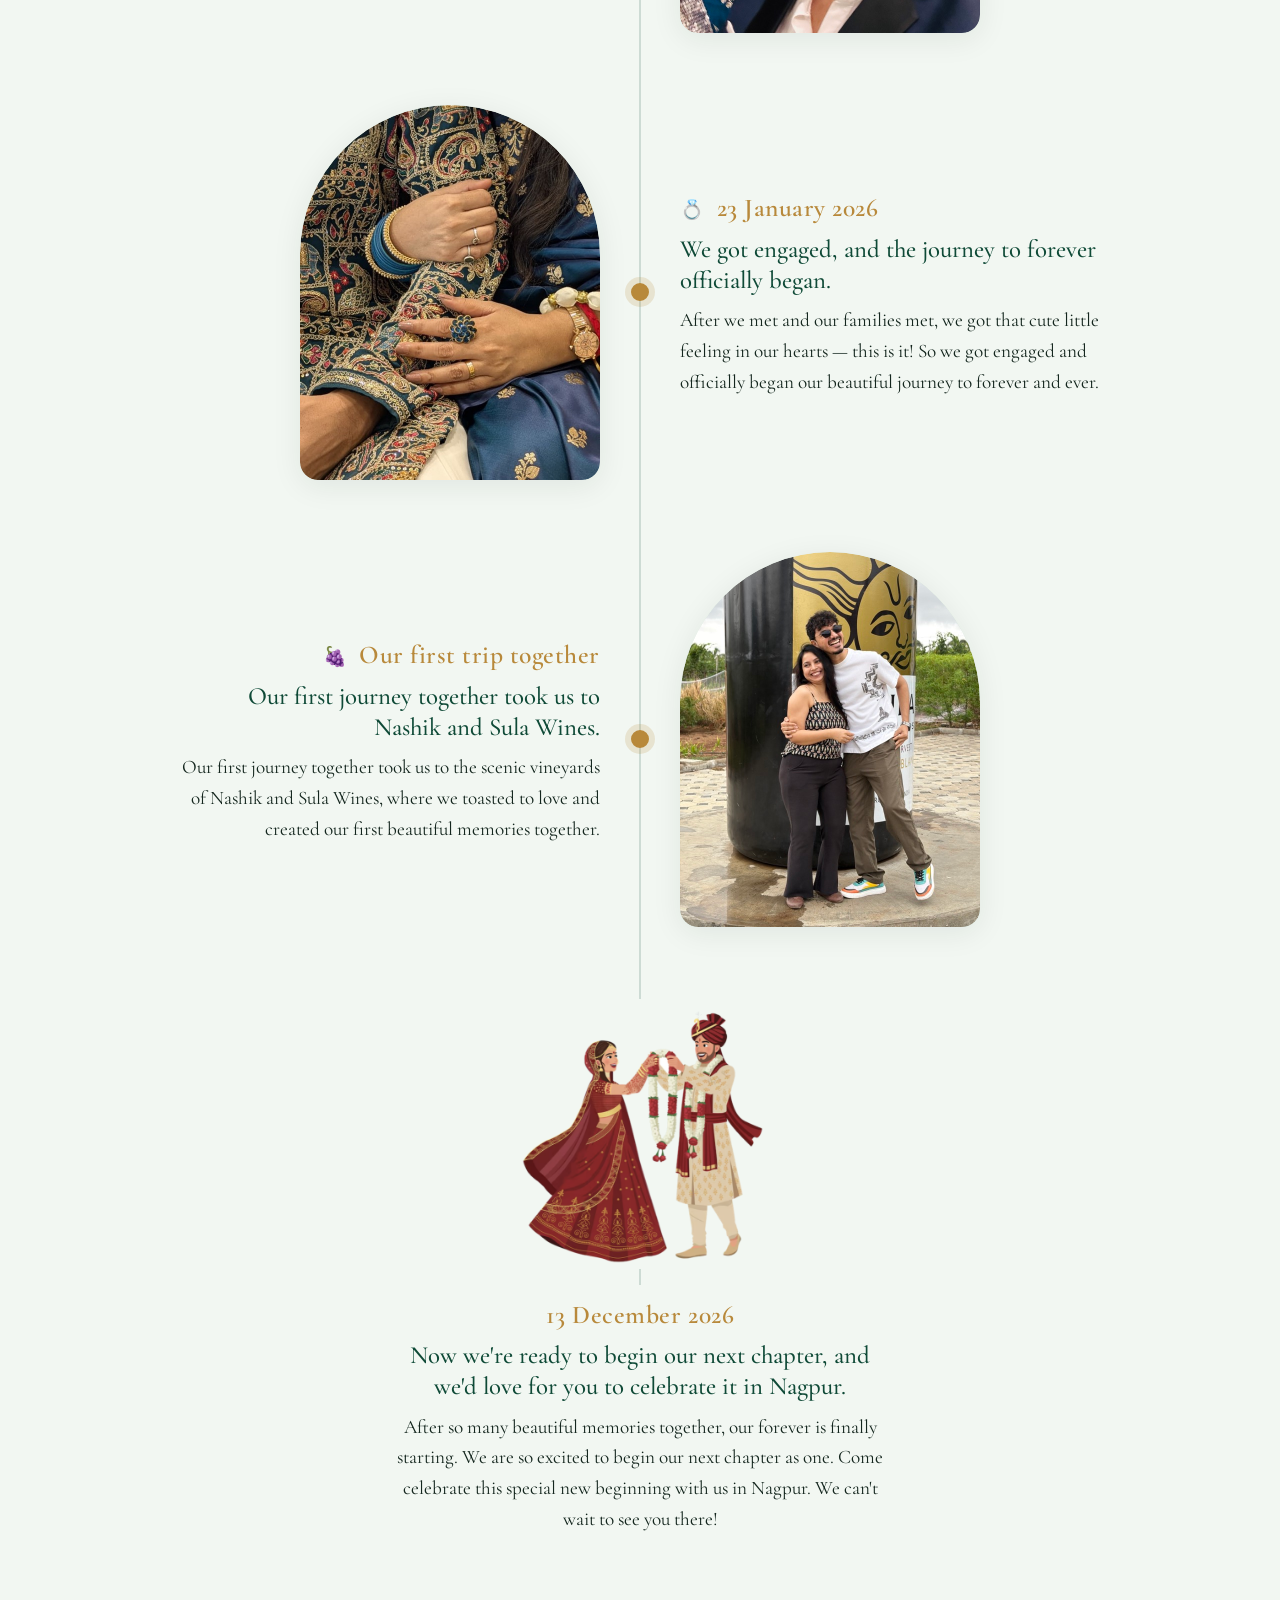
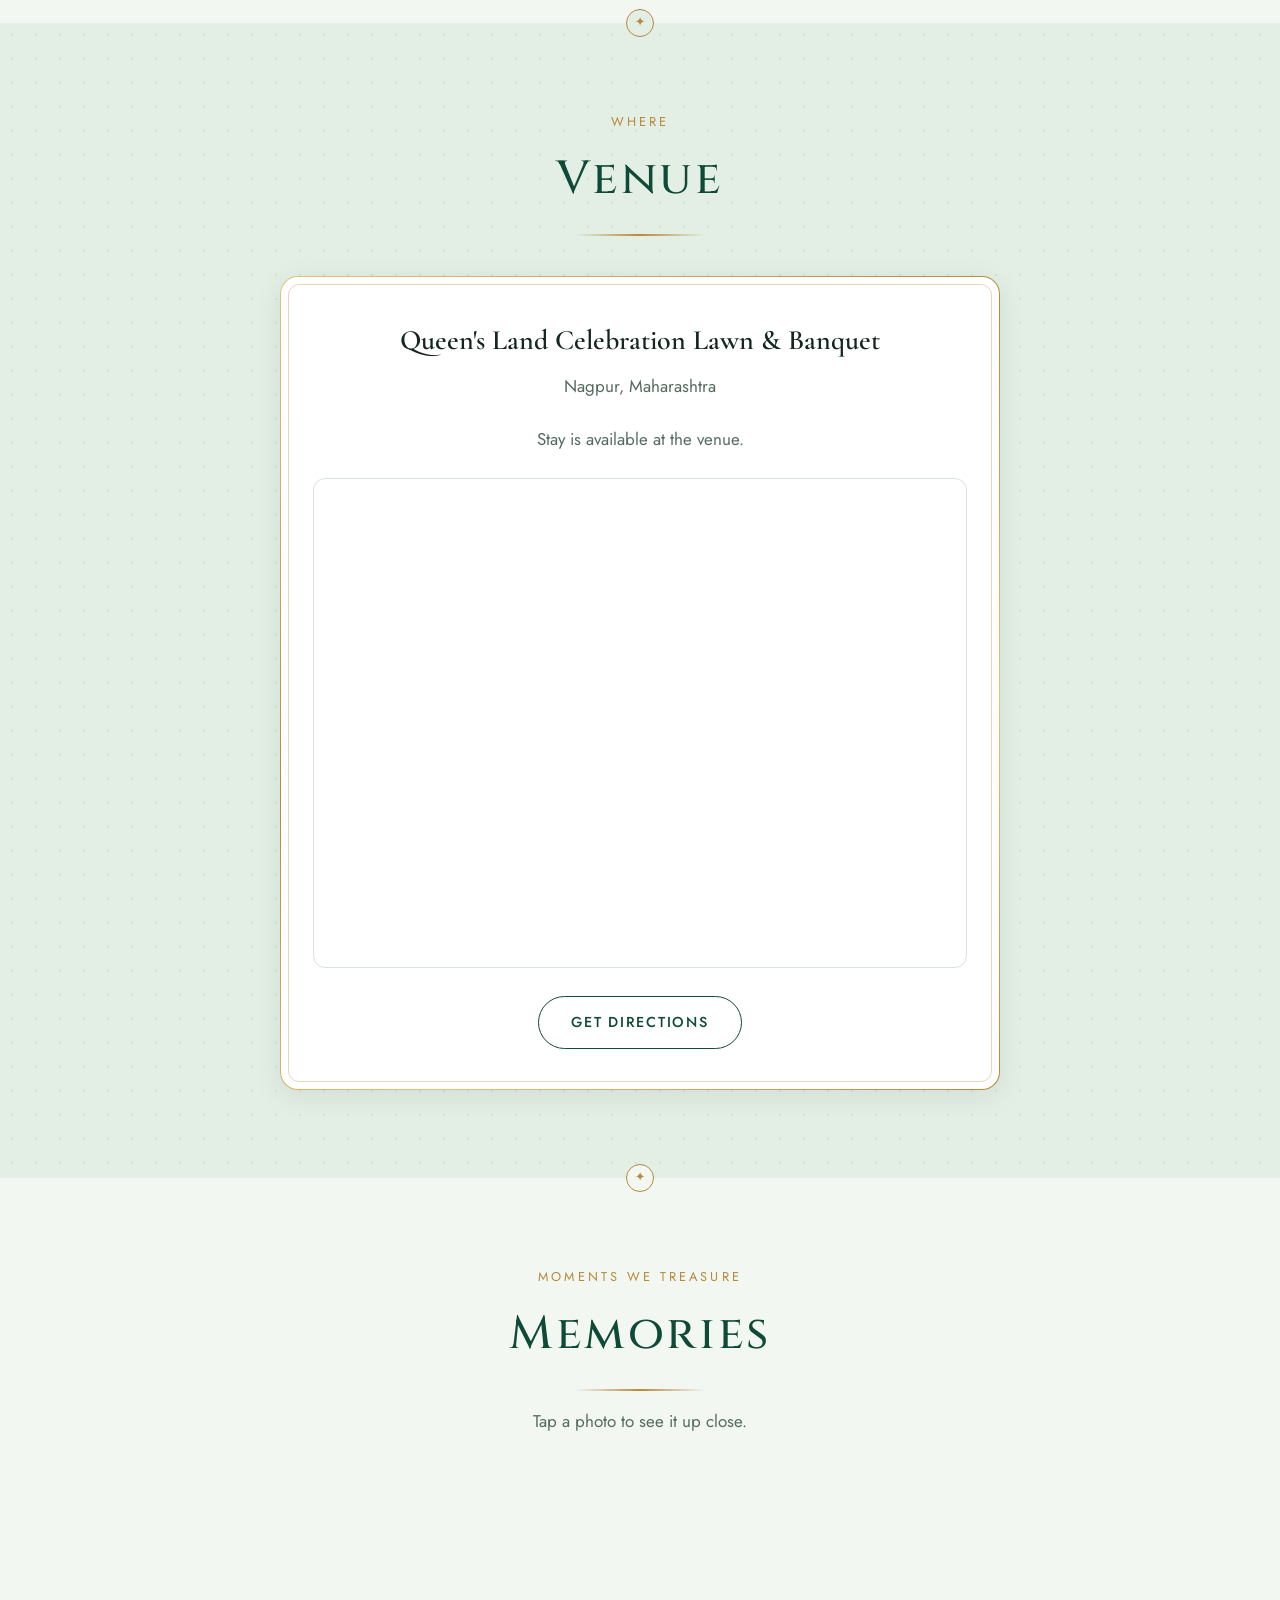
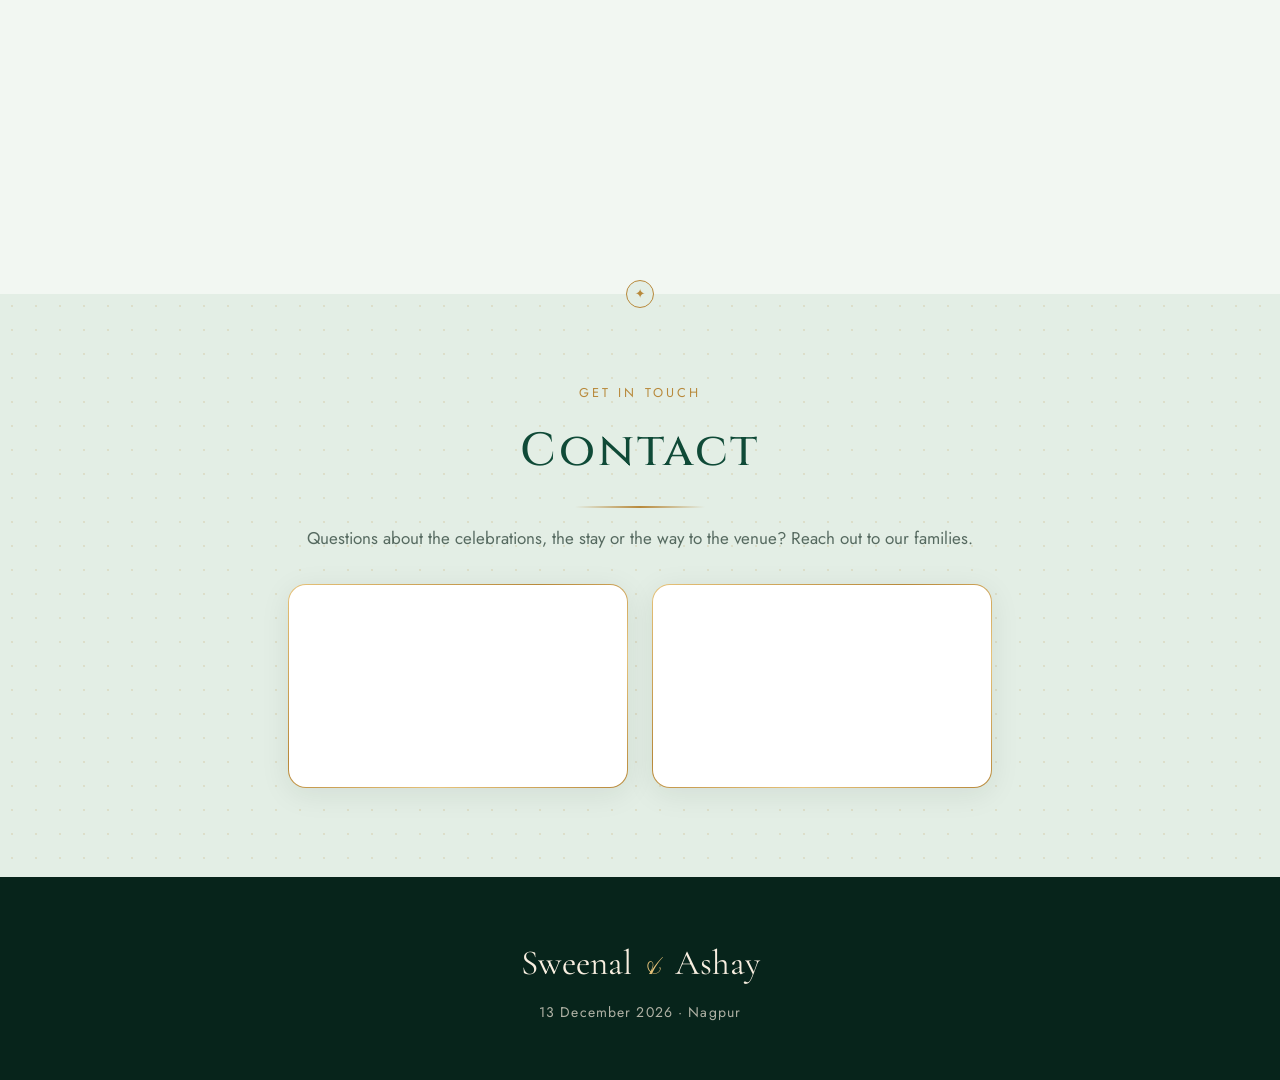
<file: bride/index.html>
<!DOCTYPE html>
<html lang="en">
  <head>
    <meta charset="UTF-8" />
    <meta name="viewport" content="width=device-width, initial-scale=1.0, maximum-scale=1.0, user-scalable=no" />
    <meta name="description" content="Sunday, 13 December 2026 · 5:26 PM · Queen's Land Celebration Lawn &amp; Banquet, Nagpur. You are invited!" />
    <title>Wedding Invitation · Sweenal &amp; Ashay</title>
    <meta property="og:type" content="website" />
    <meta property="og:url" content="https://sweenal-ashay.pages.dev/bride/" />
    <meta property="og:locale" content="en_IN" />
    <meta property="og:site_name" content="Sweenal &amp; Ashay" />
    <meta property="og:title" content="Wedding Invitation · Sweenal &amp; Ashay" />
    <meta property="og:description" content="Sunday, 13 December 2026 · 5:26 PM · Queen's Land Celebration Lawn &amp; Banquet, Nagpur. You are invited!" />
    <meta property="og:image" content="https://sweenal-ashay.pages.dev/images/share-bride-wedding.jpg" />
    <meta property="og:image:type" content="image/jpeg" />
    <meta property="og:image:width" content="1200" />
    <meta property="og:image:height" content="630" />
    <meta property="og:image:alt" content="Wedding invitation card for Sweenal &amp; Ashay: Sunday, 13 December 2026, 5:26 PM, Queen's Land Celebration Lawn &amp; Banquet, Nagpur" />
    <meta name="twitter:card" content="summary_large_image" />
    <meta name="twitter:title" content="Wedding Invitation · Sweenal &amp; Ashay" />
    <meta name="twitter:description" content="Sunday, 13 December 2026 · 5:26 PM · Queen's Land Celebration Lawn &amp; Banquet, Nagpur. You are invited!" />
    <meta name="twitter:image" content="https://sweenal-ashay.pages.dev/images/share-bride-wedding.jpg" />
    <link rel="canonical" href="https://sweenal-ashay.pages.dev/bride/" />
    <link rel="icon" href="../favicon-bride.ico" sizes="48x48" />
    <link rel="icon" type="image/png" sizes="32x32" href="../favicon-bride-32.png" />
    <link rel="icon" type="image/png" sizes="16x16" href="../favicon-bride-16.png" />
    <link rel="apple-touch-icon" href="../apple-touch-icon-bride.png" />
    <meta name="theme-color" content="#07241b" />
    <script>
      document.documentElement.classList.add("js");
    </script>
    <link rel="preconnect" href="https://fonts.googleapis.com" />
    <link rel="preconnect" href="https://fonts.gstatic.com" crossorigin />
    <link
      rel="stylesheet"
      href="https://fonts.googleapis.com/css2?family=Cormorant+Garamond:ital,wght@0,500;0,600;1,500&family=Cinzel:wght@500;600&family=Pinyon+Script&family=Jost:wght@400;500&family=Tiro+Devanagari+Sanskrit&display=swap"
    />
    <link rel="preload" as="image" href="../images/ganeshji.jpg" />
    <link rel="stylesheet" href="../css/styles.css" />
  </head>
  <body>
    <div class="invite is-loading" id="invite">
      <div class="invite-flap invite-flap-left" aria-hidden="true">
        <span class="door-panel"></span>
        <span class="door-studs"></span>
        <span class="door-hinges"></span>
        <span class="door-ring"></span>
      </div>
      <div class="invite-flap invite-flap-right" aria-hidden="true">
        <span class="door-panel"></span>
        <span class="door-studs"></span>
        <span class="door-hinges"></span>
        <span class="door-ring"></span>
      </div>
      <div class="invite-front">
        <button type="button" class="invite-seal" id="invite-seal" aria-label="Open the invitation from Sweenal and Ashay">
          S<span>&amp;</span>A
        </button>
        <p class="invite-hint" aria-hidden="true">Loading…</p>
      </div>
    </div>

    <main>
      <section class="hero" id="home">
        <canvas class="hero-canvas" id="petals" aria-hidden="true"></canvas>
        <div class="hero-stage">
          <div class="hero-card" id="hero-card">
            <div class="hero-arch" aria-hidden="true"></div>
            <div class="ganesh">
              <div class="ganesh-medallion">
                <img src="../images/ganeshji.jpg" width="413" height="440"
                  alt="Lord Ganesha seated on a pink lotus" />
              </div>
              <p class="ganesh-mantra" lang="sa">॥ श्री गणेशाय नमः ॥</p>
            </div>
            <p class="hero-eyebrow">Two hearts, one beginning</p>
            <h1>
              Sweenal
              <span class="hero-amp">&amp;</span>
              Ashay
            </h1>
            <div class="hero-sub-row">
              <img class="hero-art" src="../images/varmala.png" width="616" height="640" decoding="async" alt="" />
              <p class="hero-sub">are tying the knot</p>
              <img class="hero-art hero-art-flip" src="../images/varmala.png" width="616" height="640" decoding="async" alt="" />
            </div>
            <div class="divider" aria-hidden="true"><span>✦</span></div>
            <p class="hero-date">13 December 2026 &middot; 5:26 PM</p>
            <p class="hero-place">Nagpur, Maharashtra</p>
            <div class="scratch" id="scratch" role="button" tabindex="0" aria-label="Scratch the gold foil to reveal a message. Press Enter to reveal it.">
              <p class="scratch-text"><small>Join us in our joy</small>You are invited</p>
              <canvas class="scratch-canvas" id="scratch-canvas" aria-hidden="true"></canvas>
            </div>

            <div class="countdown" id="countdown" data-end="2026-12-14T00:00:00+05:30" data-target="2026-12-13T17:26:00+05:30" aria-live="polite">
              <div class="cd-unit"><span id="cd-days">--</span><small>Days</small></div>
              <div class="cd-unit"><span id="cd-hours">--</span><small>Hours</small></div>
              <div class="cd-unit"><span id="cd-mins">--</span><small>Minutes</small></div>
              <div class="cd-unit"><span id="cd-secs">--</span><small>Seconds</small></div>
            </div>

            <div class="hosts">
              <p class="hosts-lead">With the blessings of</p>
              <div class="hosts-row">
                <div class="hosts-family">
                  <small>Daughter of</small>
                  <strong>Mrs. Madhavi Umredkar</strong>
                  <strong>Mr. Prabhakar Umredkar</strong>
                </div>
                <div class="hosts-family">
                  <small>Son of</small>
                  <strong>Mrs. Chanda Kohad</strong>
                  <strong>Mr. Ganesh Kohad</strong>
                </div>
              </div>
            </div>
          </div>
        </div>
        <a class="scroll-cue" href="#wedding" aria-label="Scroll to the wedding details"
          ><span></span
        ></a>
      </section>

      <section class="section reveal" id="wedding">
        <figure class="couple-portrait" data-tilt>
          <img src="../images/couple-arch.jpg" width="600" height="750" loading="lazy" decoding="async"
            alt="The two of us sitting together in traditional outfits" />
        </figure>
        <p class="section-eyebrow">The big day</p>
        <h2>The Wedding</h2>

        <div class="event-day">
          <h3 class="day-heading">Sunday · 13 December 2026</h3>
          <div class="event-grid event-grid-single">
            <article class="event-card event-varmala" data-tilt>
              <img class="event-art" src="../images/varmala.png" width="616" height="640" loading="lazy" decoding="async" alt="" />
              <p class="event-time">Evening · 5:26 PM</p>
              <h4>Varmala &amp; Wedding</h4>
              <p class="event-theme">Royal &amp; elegant</p>
              <p>Queen's Land, Nagpur</p>
              <p class="event-dress">Dress code: lehenga or saree · suit, bandhgala or Jodhpuri</p>
            </article>
          </div>
        </div>

        <div class="event-actions">
          <button
            type="button"
            class="btn btn-primary"
            id="add-calendar"
            data-title="Sweenal &amp; Ashay's Wedding"
            data-start="2026-12-13T17:26:00+05:30"
            data-location="Queen's Land Celebration Lawn &amp; Banquet, Nagpur, Maharashtra"
            data-description="Varmala &amp; Wedding. Dress code: lehenga or saree · suit, bandhgala or Jodhpuri."
            data-file="sweenal-ashay-wedding.ics"
          >
            Add to calendar
          </button>
          <button
            type="button"
            class="btn btn-outline"
            id="share-invite"
            data-title="Sweenal &amp; Ashay's Wedding"
            data-text="Sweenal &amp; Ashay are getting married on 13 December 2026. You are invited!"
          >
            Share
          </button>
        </div>
        <p class="share-note" id="share-note" role="status"></p>
      </section>

      <section class="section section-tinted reveal" id="dress-code">
        <p class="section-eyebrow">What to wear</p>
        <h2>Dress Code</h2>
        <p class="section-lead">A style guide for the wedding.</p>

        <div class="wardrobe-toggle" role="group" aria-label="Show outfits for">
          <button type="button" class="is-active" aria-pressed="true" data-side="ladies">
            <small>For our</small> Pretty Ladies
          </button>
          <button type="button" aria-pressed="false" data-side="gents">
            <small>For our</small> Smart Gentlemen
          </button>
        </div>

        <div class="wardrobe wardrobe-single" id="wardrobe">
          <article class="outfit" style="--i: 0" data-tilt>
            <div class="outfit-inner">
              <div class="outfit-face outfit-ladies">
                <img src="../images/outfits/ladies-5.jpg" width="160" height="170" loading="lazy"
                  alt="Pink embroidered lehenga" />
                <h3>Varmala &amp; Wedding</h3>
                <p class="outfit-theme">Royal &amp; Elegant</p>
                <p>Lehenga or saree.</p>
              </div>
              <div class="outfit-face outfit-gents" aria-hidden="true">
                <img src="../images/outfits/gents-5.jpg" width="160" height="170" loading="lazy"
                  alt="Maroon Jodhpuri bandhgala with white trousers" />
                <h3>Varmala &amp; Wedding</h3>
                <p class="outfit-theme">Royal &amp; Elegant</p>
                <p>Suit, bandhgala or Jodhpuri.</p>
              </div>
            </div>
          </article>
        </div>

        <p class="wardrobe-sign">We can't wait to celebrate with you!</p>
      </section>

      <section class="section reveal" id="story">
        <p class="section-eyebrow">How it began</p>
        <h2>Our Story</h2>
        <p class="section-lead">A few moments that brought us to this day.</p>

        <ol class="timeline" id="timeline">
          <li class="moment">
            <figure class="photo-placeholder" data-tilt>
              <img src="../images/story/1.jpg" width="600" height="750" loading="lazy" decoding="async"
                alt="The two of us laughing together at a cafe, with a heart-shaped frame behind us" />
            </figure>
            <div class="moment-text">
              <p class="moment-date"><span class="moment-icon" aria-hidden="true">✉</span> 30 October 2025</p>
              <h3>It all began with a message from Sweenal on Instagram.</h3>
              <p>It all began when Sweenal sent the first message on Instagram. What started as a chat, turned into friendship, love, and now — forever.</p>
            </div>
          </li>
          <li class="moment">
            <figure class="photo-placeholder" data-tilt>
              <img src="../images/story/2.jpg" width="600" height="750" loading="lazy" decoding="async"
                alt="A close selfie of the two of us, dressed up and smiling" />
            </figure>
            <div class="moment-text">
              <p class="moment-date"><span class="moment-icon" aria-hidden="true">☕</span> 12 November 2025</p>
              <h3>After talking with our parents, we met for the first time at Bamboo House in Pune.</h3>
              <p>After getting approval from our parents, we met for the very first time at Bamboo House, Pune — a meeting that turned a beautiful conversation into a beautiful connection.</p>
            </div>
          </li>
          <li class="moment">
            <figure class="photo-placeholder" data-tilt>
              <img src="../images/story/3-engagement.jpg" width="600" height="750" loading="lazy" decoding="async"
                alt="A close-up of our hands with the engagement rings, in embroidered and navy gold-motif outfits" />
            </figure>
            <div class="moment-text">
              <p class="moment-date"><span class="moment-icon" aria-hidden="true">💍</span> 23 January 2026</p>
              <h3>We got engaged, and the journey to forever officially began.</h3>
              <p>After we met and our families met, we got that cute little feeling in our hearts — this is it! So we got engaged and officially began our beautiful journey to forever and ever.</p>
            </div>
          </li>
          <li class="moment">
            <figure class="photo-placeholder" data-tilt>
              <img src="../images/story/4-sula.jpg" width="600" height="750" loading="lazy" decoding="async"
                alt="The two of us hugging in front of a giant wine bottle" />
            </figure>
            <div class="moment-text">
              <p class="moment-date"><span class="moment-icon" aria-hidden="true">🍇</span> Our first trip together</p>
              <h3>Our first journey together took us to Nashik and Sula Wines.</h3>
              <p>Our first journey together took us to the scenic vineyards of Nashik and Sula Wines, where we toasted to love and created our first beautiful memories together.</p>
            </div>
          </li>
          <li class="moment moment-final">
            <img class="moment-art" src="../images/varmala.png" width="616" height="640" loading="lazy" decoding="async" alt="" />
            <div class="moment-text">
              <p class="moment-date">13 December 2026</p>
              <h3>Now we're ready to begin our next chapter, and we'd love for you to celebrate it in Nagpur.</h3>
              <p>
                After so many beautiful memories together, our forever is finally starting.
                We are so excited to begin our next chapter as one. Come celebrate this
                special new beginning with us in Nagpur. We can't wait to see you there!
              </p>
            </div>
          </li>
        </ol>
      </section>

      <section class="section section-tinted reveal" id="venue">
        <p class="section-eyebrow">Where</p>
        <h2>Venue</h2>
        <div class="venue-card">
          <h3>Queen's Land Celebration Lawn &amp; Banquet</h3>
          <p>Nagpur, Maharashtra</p>
          <p>Stay is available at the venue.</p>
          <div class="map-embed">
            <iframe
              src="https://www.google.com/maps/embed?pb=!1m18!1m12!1m3!1d3723.0942266897073!2d79.12512547503259!3d21.068898480590526!2m3!1f0!2f0!3f0!3m2!1i1024!2i768!4f13.1!3m3!1m2!1s0x3bd4b9ad30cc6a53%3A0xd329767a91f4fda3!2sQueen's%20Land%20Celebration%20Lawn%20and%20Banquet%2C%20Nagpur!5e0!3m2!1sen!2sin!4v1792346264854!5m2!1sen!2sin"
              title="Map to Queen's Land Celebration Lawn & Banquet, Nagpur"
              allowfullscreen
              loading="lazy"
              referrerpolicy="strict-origin-when-cross-origin"
            ></iframe>
          </div>
          <a
            class="btn btn-outline"
            href="https://www.google.com/maps/search/?api=1&amp;query=Queen%27s+Land+Celebration+Lawn+and+Banquet+Nagpur"
            target="_blank"
            rel="noopener"
            >Get directions</a
          >
        </div>
      </section>

      <section class="section reveal" id="memories">
        <p class="section-eyebrow">Moments we treasure</p>
        <h2>Memories</h2>
        <p class="section-lead">Tap a photo to see it up close.</p>
        <div class="carousel">
          <div class="carousel-ring" style="--n: 7">
            <button type="button" class="photo-placeholder memory" style="--i: 0" data-caption="Laughing together" data-full="../images/memories/1.jpg">
              <img src="../images/memories/1-thumb.jpg" width="480" height="600" loading="lazy" decoding="async"
                alt="A close selfie of the two of us smiling at each other" />
            </button>
            <button type="button" class="photo-placeholder memory" style="--i: 1" data-caption="Evening in yellow" data-full="../images/memories/2.jpg">
              <img src="../images/memories/2-thumb.jpg" width="480" height="600" loading="lazy" decoding="async"
                alt="The two of us sitting together, one in a mustard-yellow suit" />
            </button>
            <button type="button" class="photo-placeholder memory" style="--i: 2" data-caption="Mirror selfie" data-full="../images/memories/3.jpg">
              <img src="../images/memories/3-thumb.jpg" width="480" height="600" loading="lazy" decoding="async"
                alt="A mirror selfie of the two of us, smiling, with a yellow dupatta and a dark printed kurta" />
            </button>
            <button type="button" class="photo-placeholder memory" style="--i: 3" data-caption="A furry friend" data-full="../images/memories/4.jpg">
              <img src="../images/memories/4-thumb.jpg" width="480" height="600" loading="lazy" decoding="async"
                alt="Smiling with a fluffy dog on a cafe sofa" />
            </button>
            <button type="button" class="photo-placeholder memory" style="--i: 4" data-caption="Elegance in navy" data-full="../images/memories/5.jpg">
              <img src="../images/memories/5-thumb.jpg" width="480" height="600" loading="lazy" decoding="async"
                alt="Standing by a window in a navy and gold saree" />
            </button>
            <button type="button" class="photo-placeholder memory" style="--i: 5" data-caption="Dressed up together" data-full="../images/memories/6.jpg">
              <img src="../images/memories/6-thumb.jpg" width="480" height="600" loading="lazy" decoding="async"
                alt="The two of us in traditional outfits by a tall window" />
            </button>
            <button type="button" class="photo-placeholder memory" style="--i: 6" data-caption="Sitting pretty" data-full="../images/memories/7.jpg">
              <img src="../images/memories/7-thumb.jpg" width="480" height="600" loading="lazy" decoding="async"
                alt="Seated in a navy saree with gold motifs" />
            </button>
          </div>
        </div>
      </section>

      <section class="section section-tinted reveal" id="contact">
        <p class="section-eyebrow">Get in touch</p>
        <h2>Contact</h2>
        <p class="section-lead">Questions about the celebrations, the stay or the way to the venue? Reach out to our families.</p>
        <div class="info-grid contact-grid">
          <div class="info-card" data-tilt>
            <h3>Prabhakar Umredkar</h3>
            <p class="contact-role">Father of the bride</p>
            <p class="contact-number">+91 77578 85815</p>
            <div class="contact-actions">
              <a class="btn btn-primary" href="tel:+917757885815">Call</a>
              <a
                class="btn btn-whatsapp"
                href="https://wa.me/917757885815?text=Hello%2C%20I%27m%20writing%20about%20Sweenal%20%26%20Ashay%27s%20wedding."
                target="_blank"
                rel="noopener"
                >WhatsApp</a
              >
            </div>
          </div>
          <div class="info-card" data-tilt>
            <h3>Ganesh Kohad</h3>
            <p class="contact-role">Father of the groom</p>
            <p class="contact-number">+91 99706 25637</p>
            <div class="contact-actions">
              <a class="btn btn-primary" href="tel:+919970625637">Call</a>
              <a
                class="btn btn-whatsapp"
                href="https://wa.me/919970625637?text=Hello%2C%20I%27m%20writing%20about%20Sweenal%20%26%20Ashay%27s%20wedding."
                target="_blank"
                rel="noopener"
                >WhatsApp</a
              >
            </div>
          </div>
        </div>
      </section>
    </main>

    <footer class="site-footer">
      <p class="footer-names">Sweenal <span>&amp;</span> Ashay</p>
      <p>13 December 2026 · Nagpur</p>
    </footer>

    <dialog class="lightbox" id="lightbox" aria-label="Memories">
      <button type="button" class="lightbox-close" aria-label="Close">×</button>
      <button type="button" class="lightbox-nav lightbox-prev" aria-label="Previous photo">‹</button>
      <figure class="lightbox-stage">
        <div class="lightbox-media" id="lightbox-media"></div>
        <figcaption>
          <span id="lightbox-caption"></span>
          <small id="lightbox-count"></small>
        </figcaption>
      </figure>
      <button type="button" class="lightbox-nav lightbox-next" aria-label="Next photo">›</button>
    </dialog>

    <audio id="music" src="../audio/music.m4a" preload="none"></audio>
    <button type="button" class="music-toggle" id="music-toggle" aria-pressed="false" aria-label="Play music">
      <span aria-hidden="true">&#9834;</span>
    </button>

    <script src="../js/main.js"></script>
  </body>
</html>
</file>
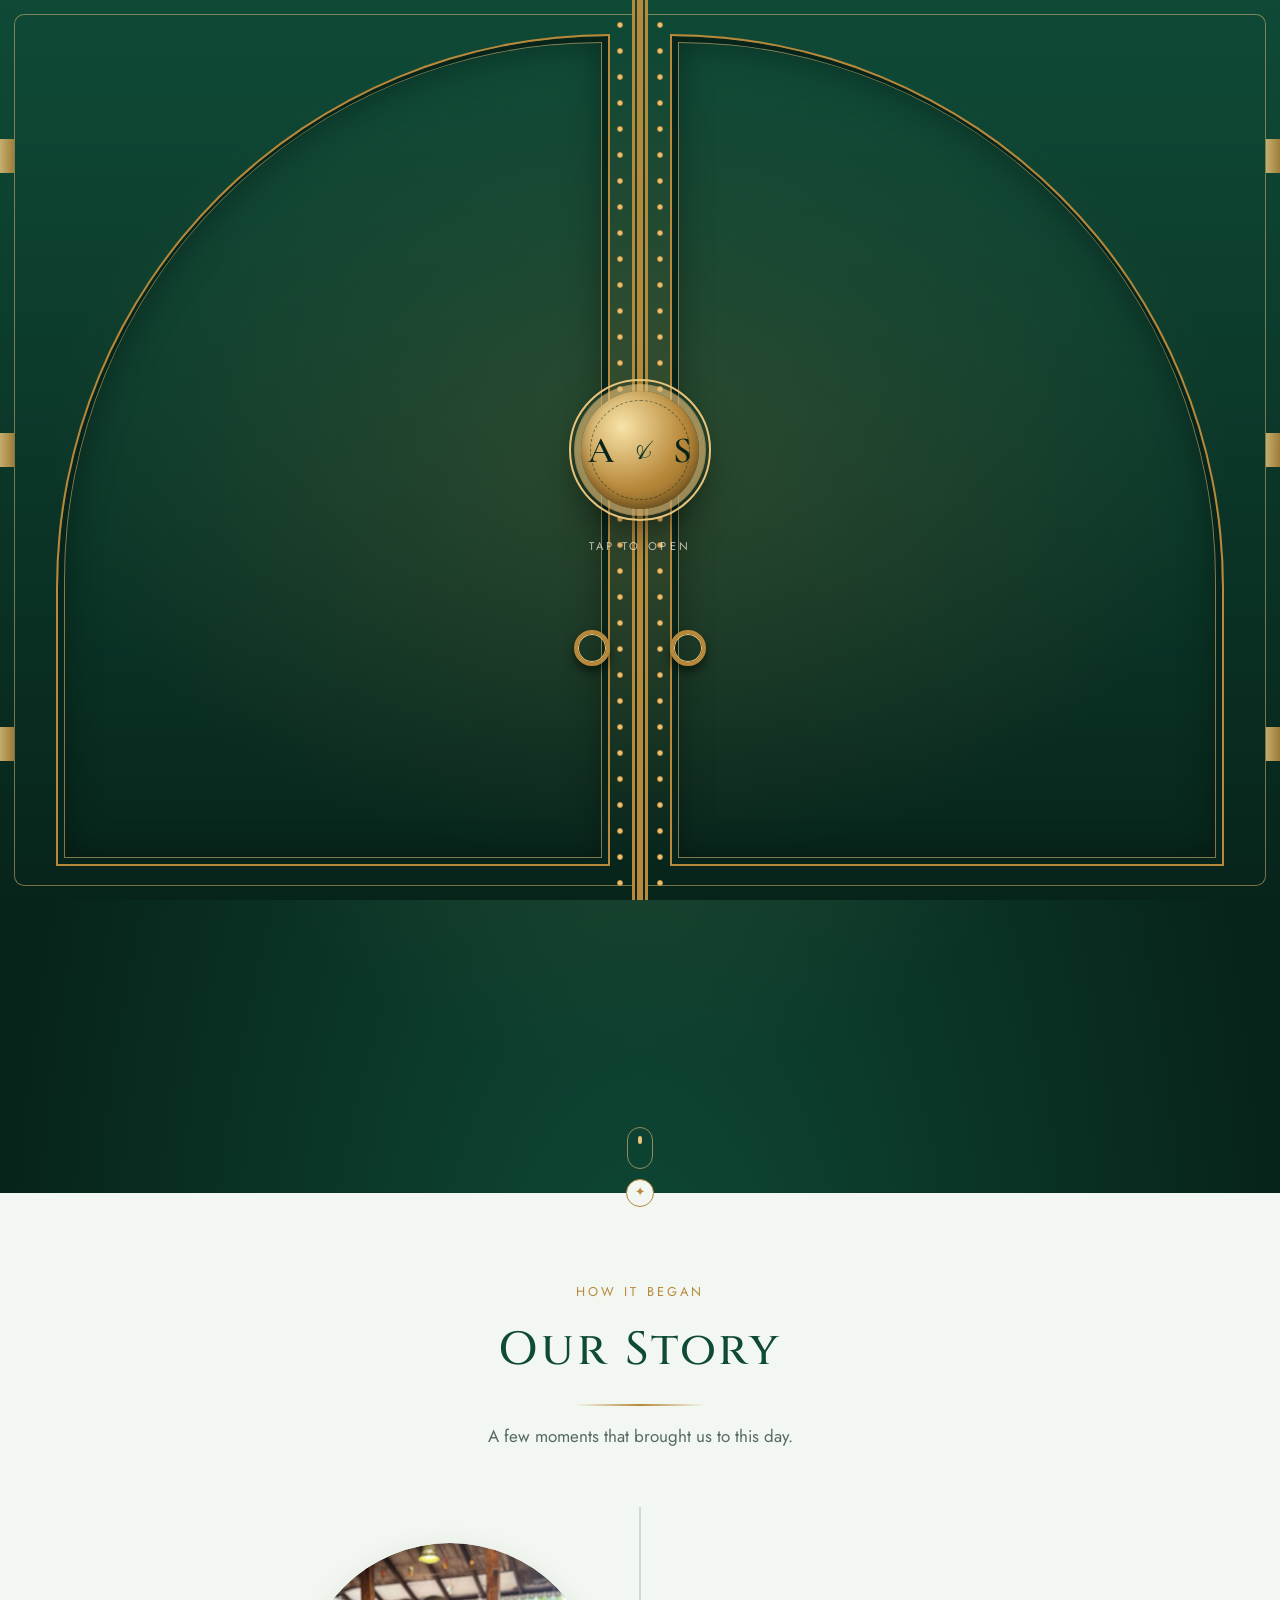
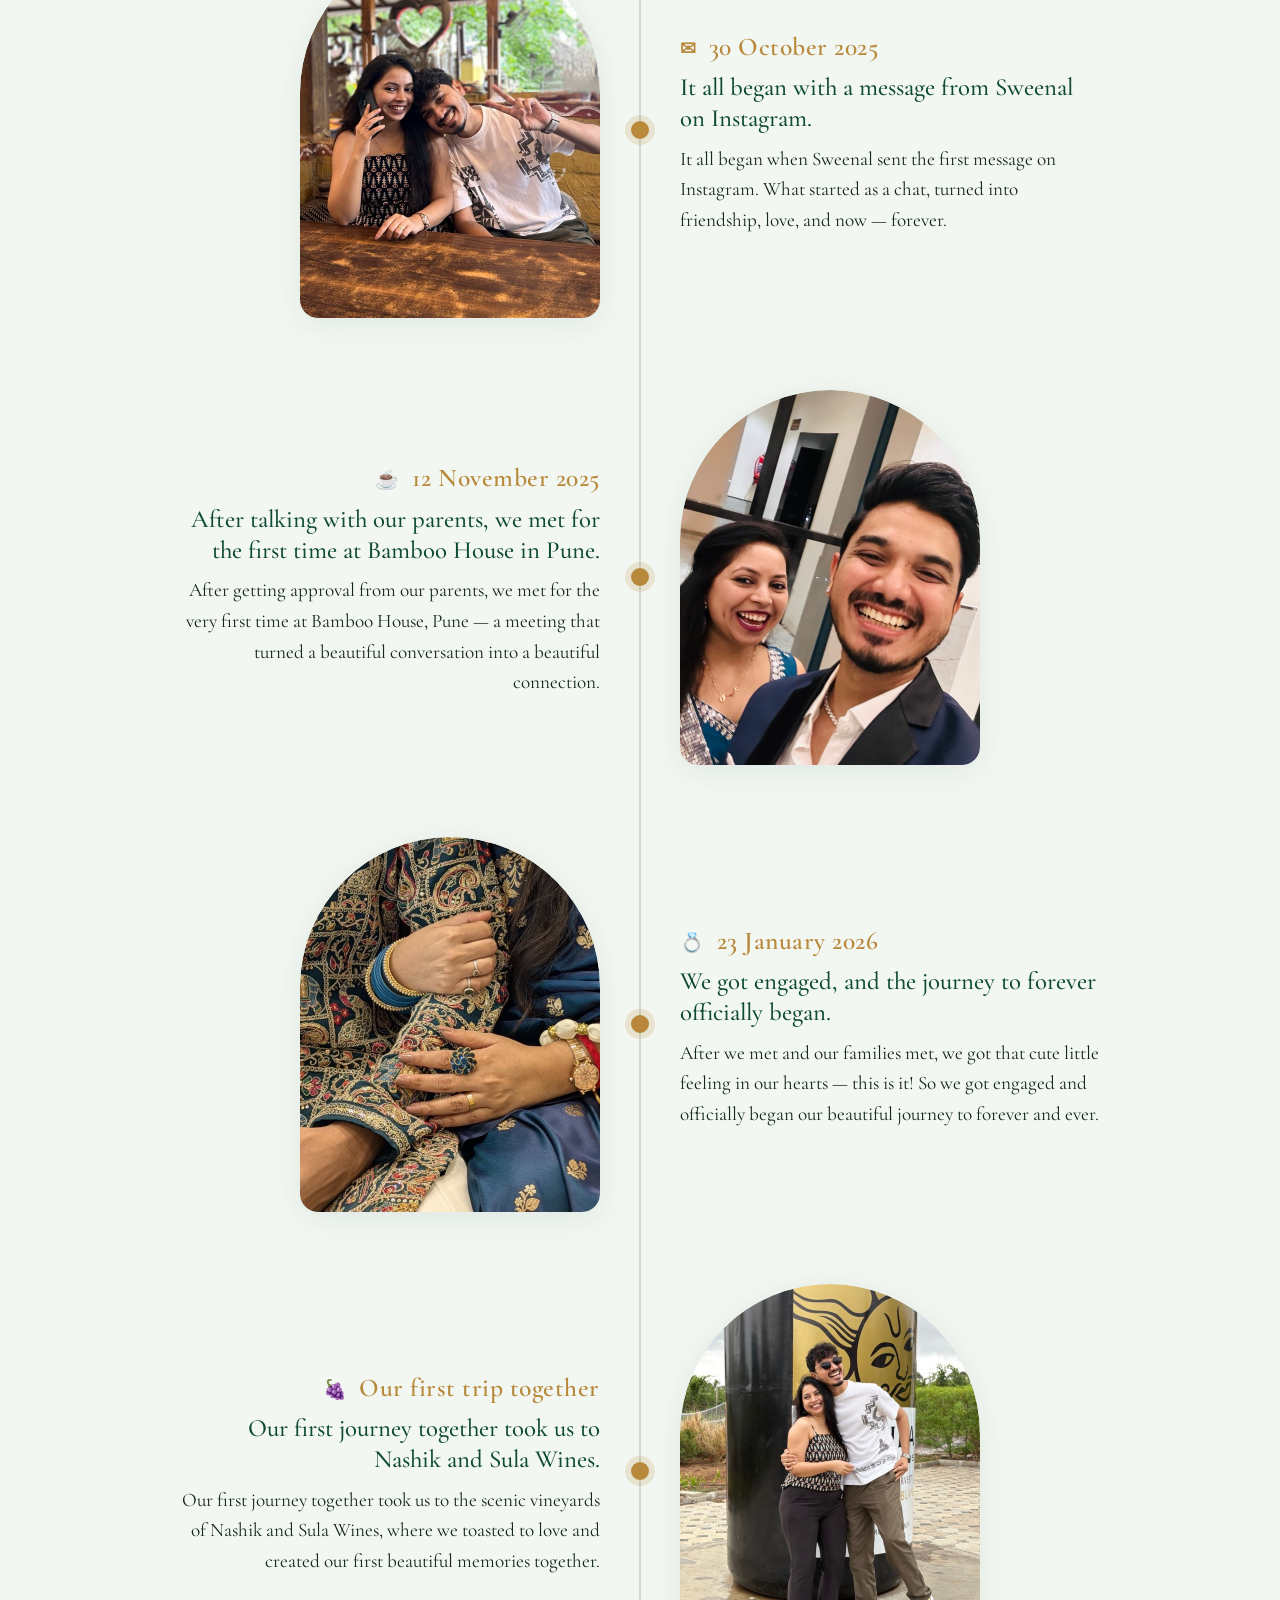
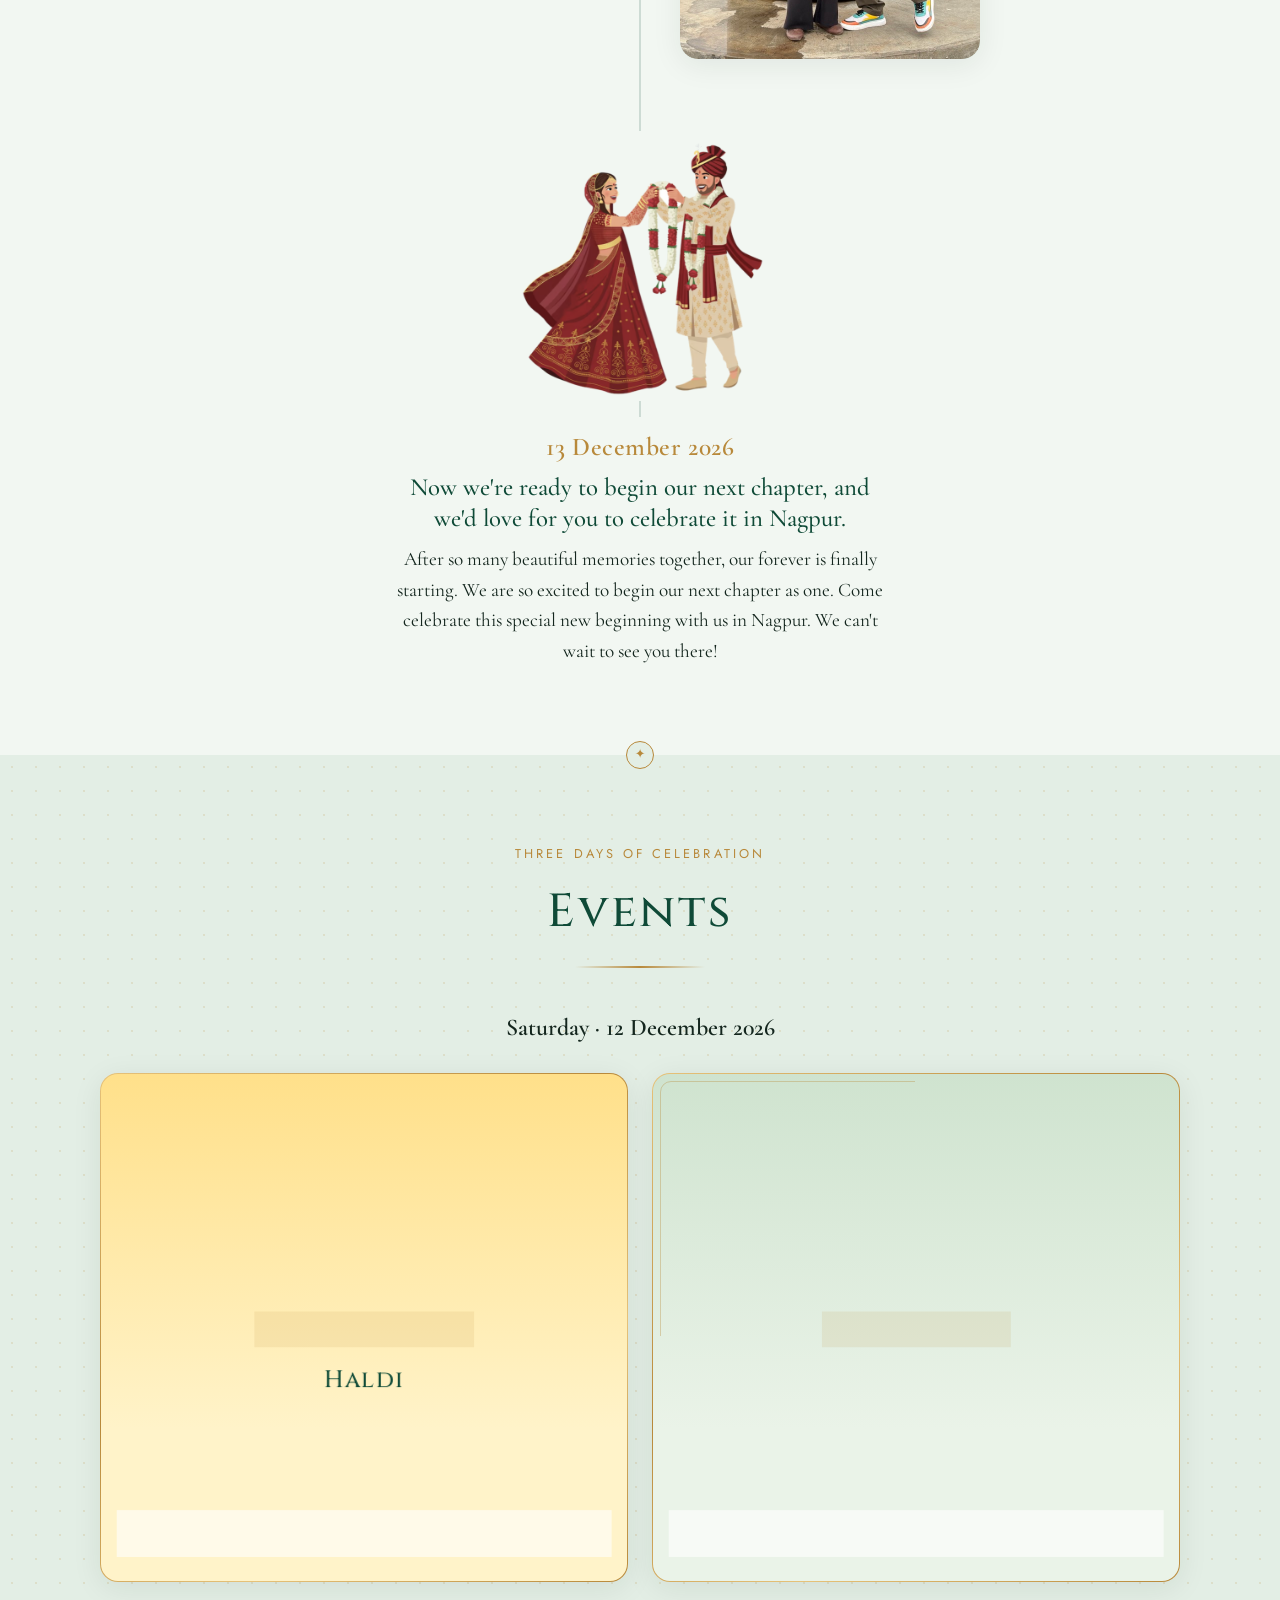
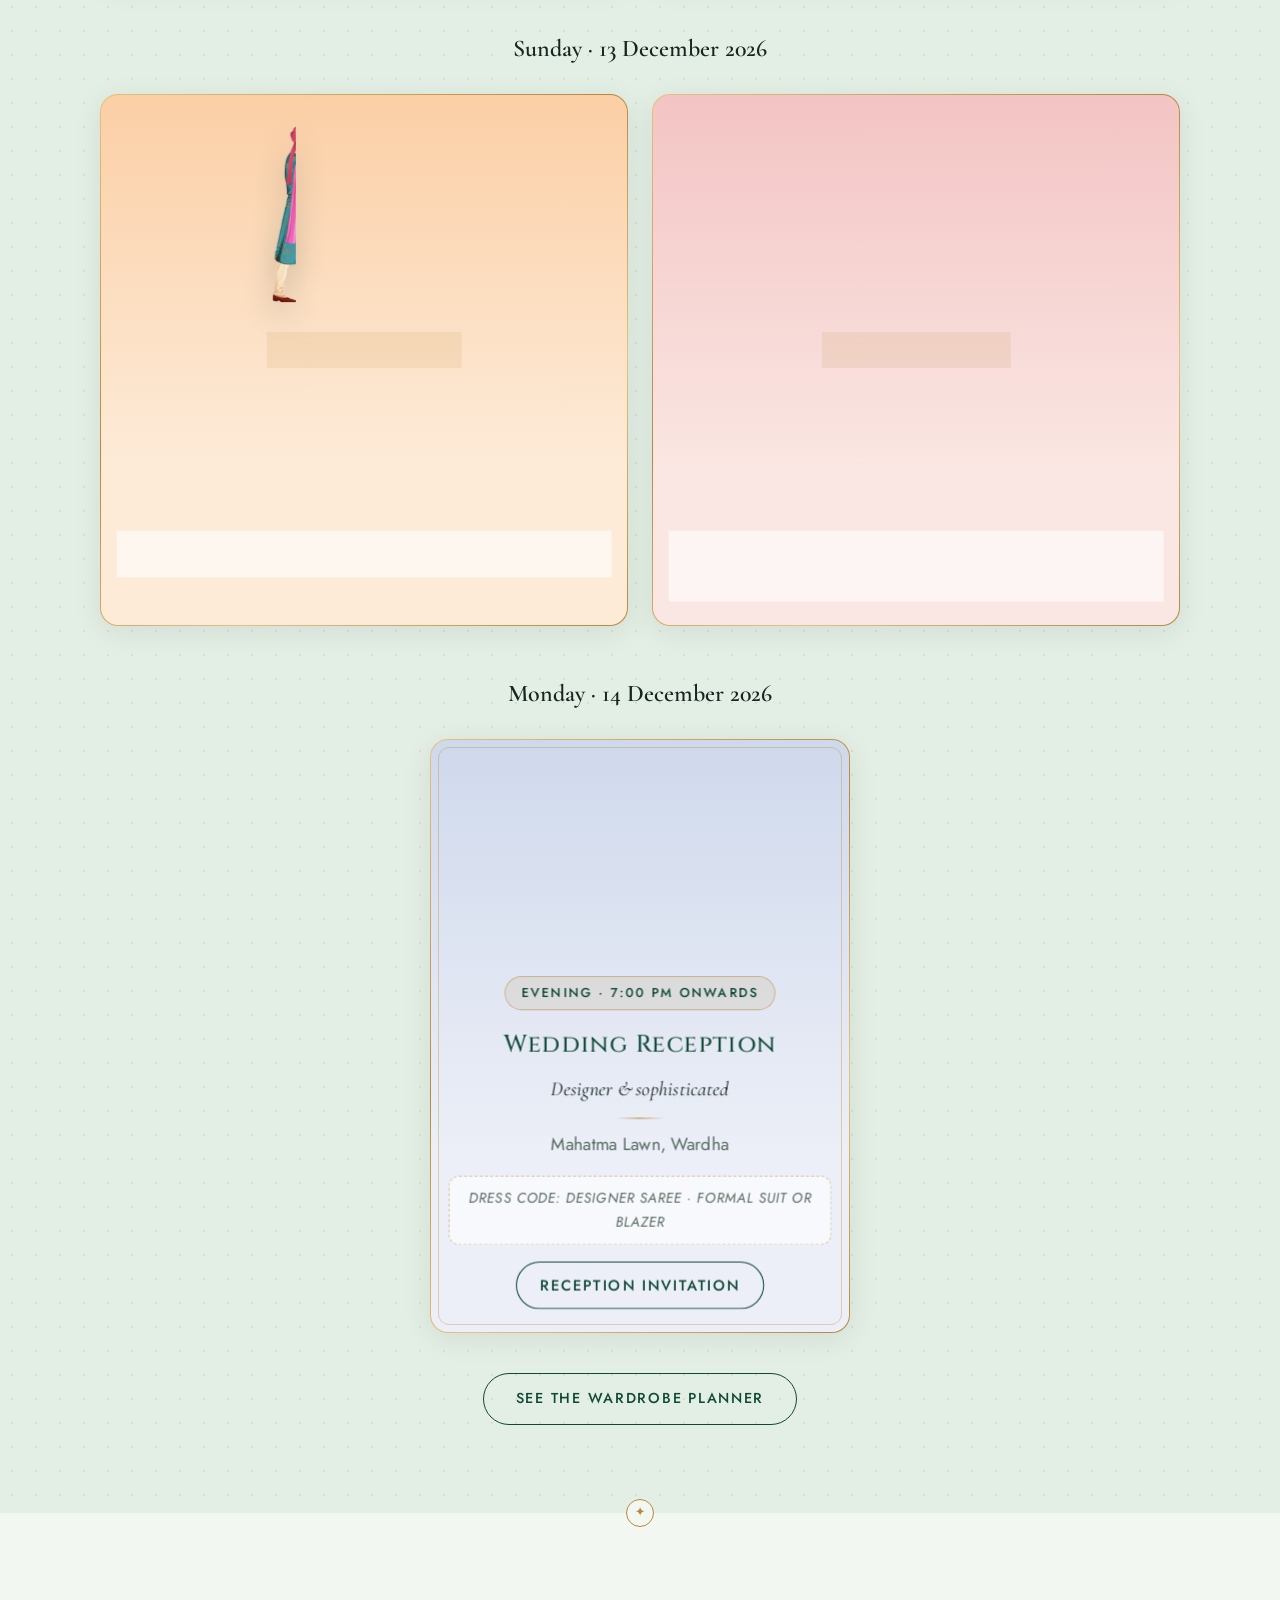
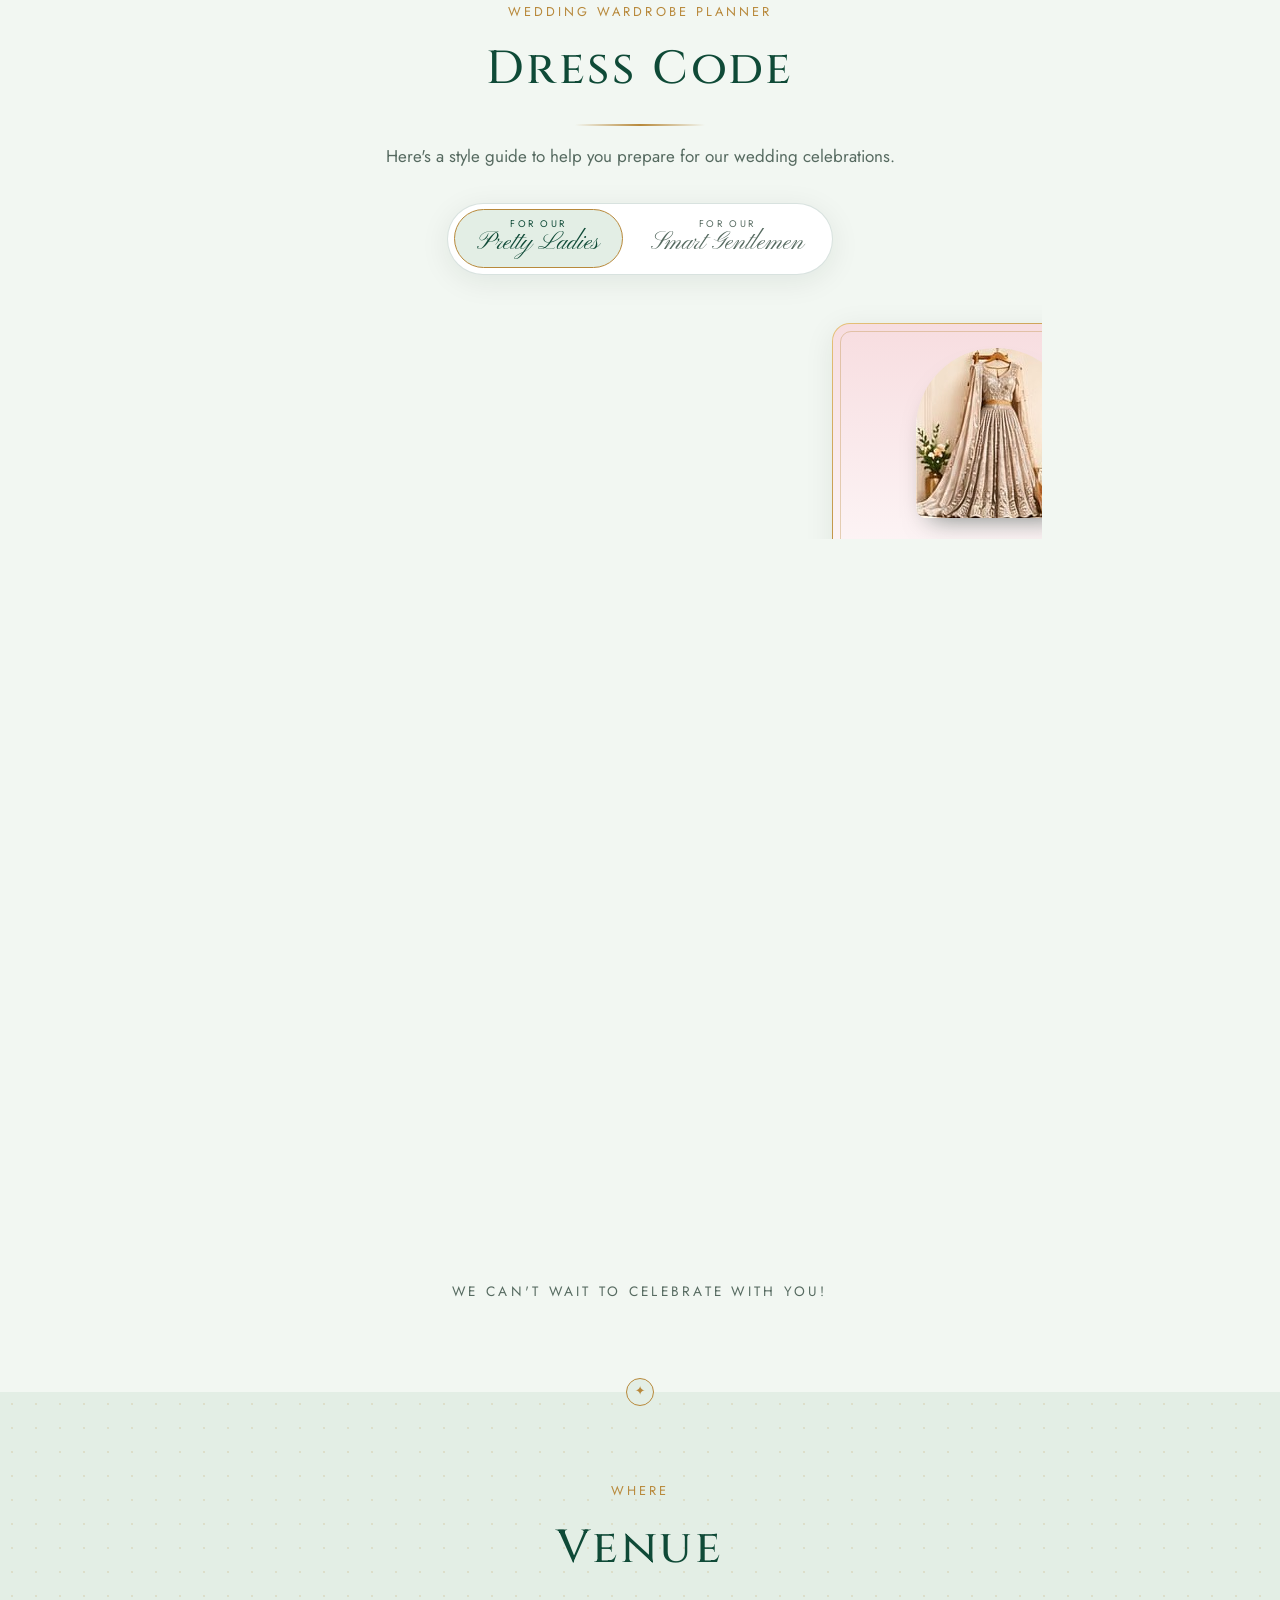
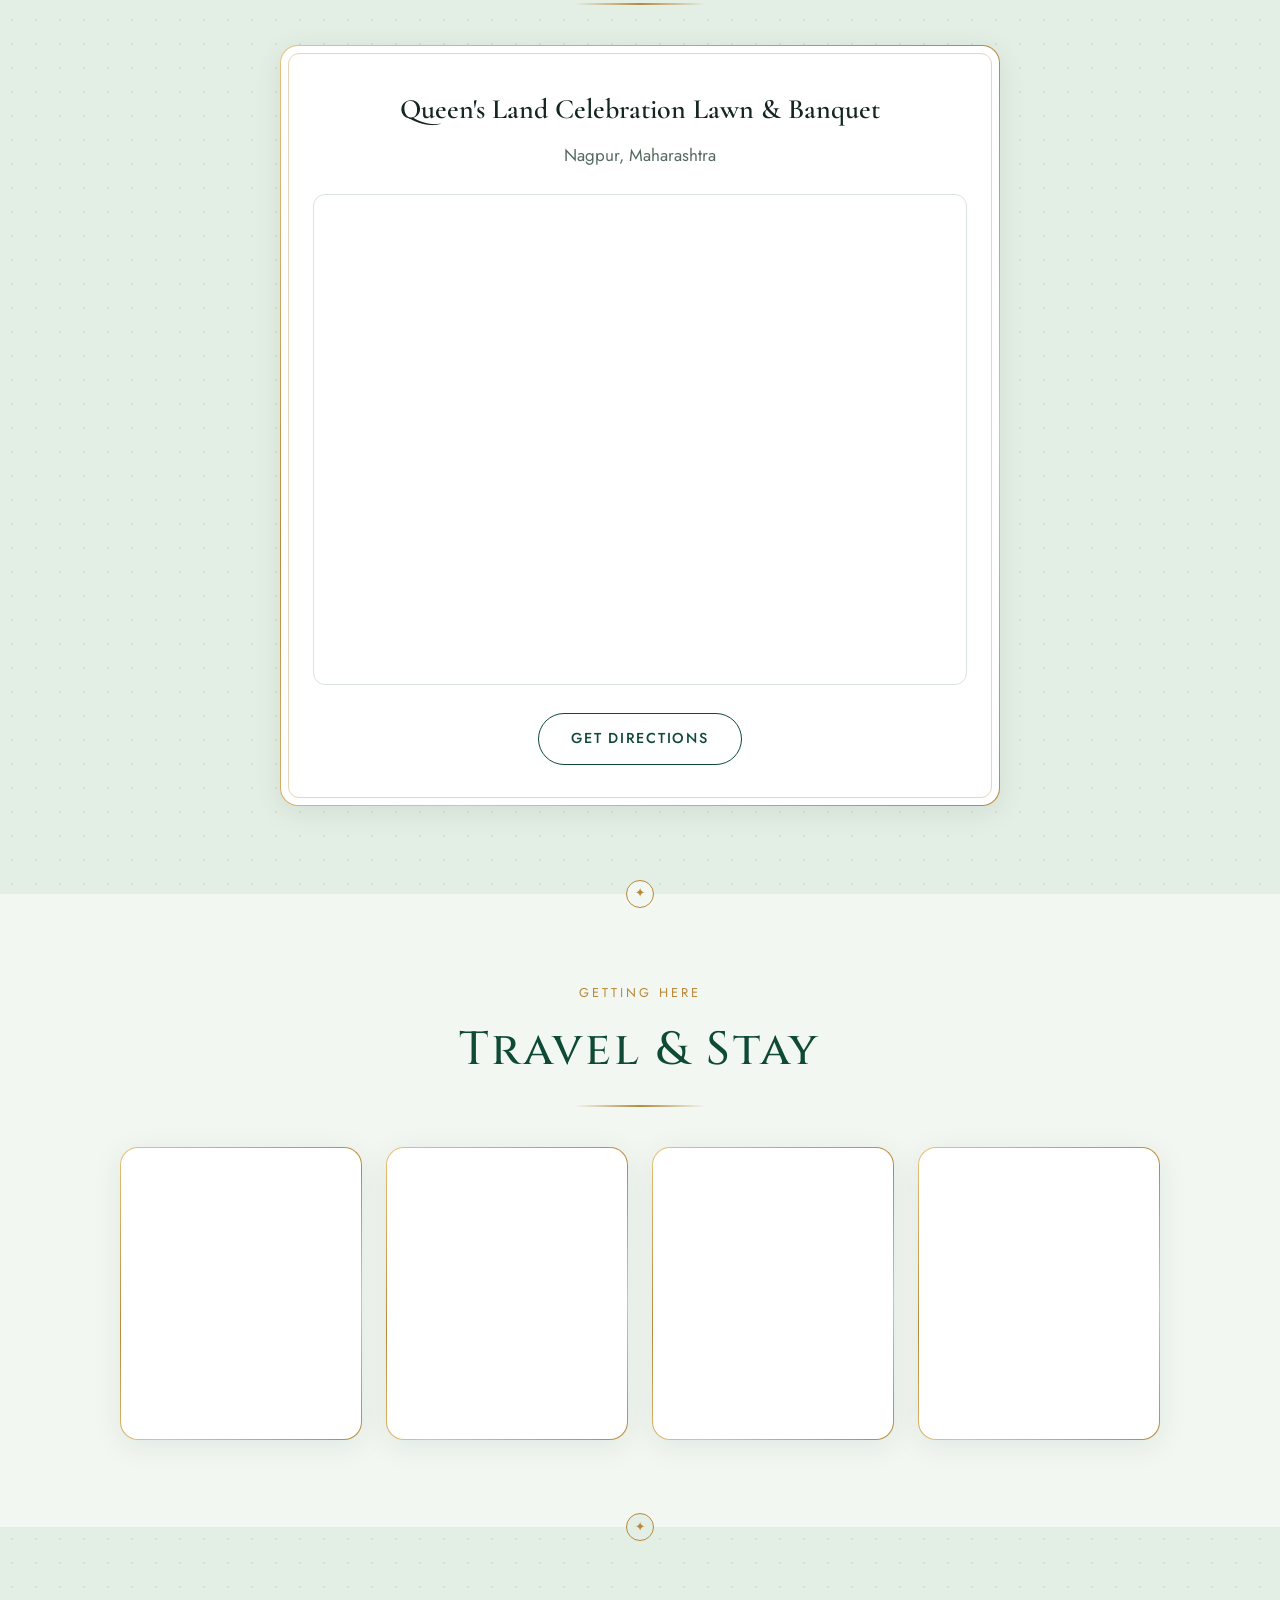
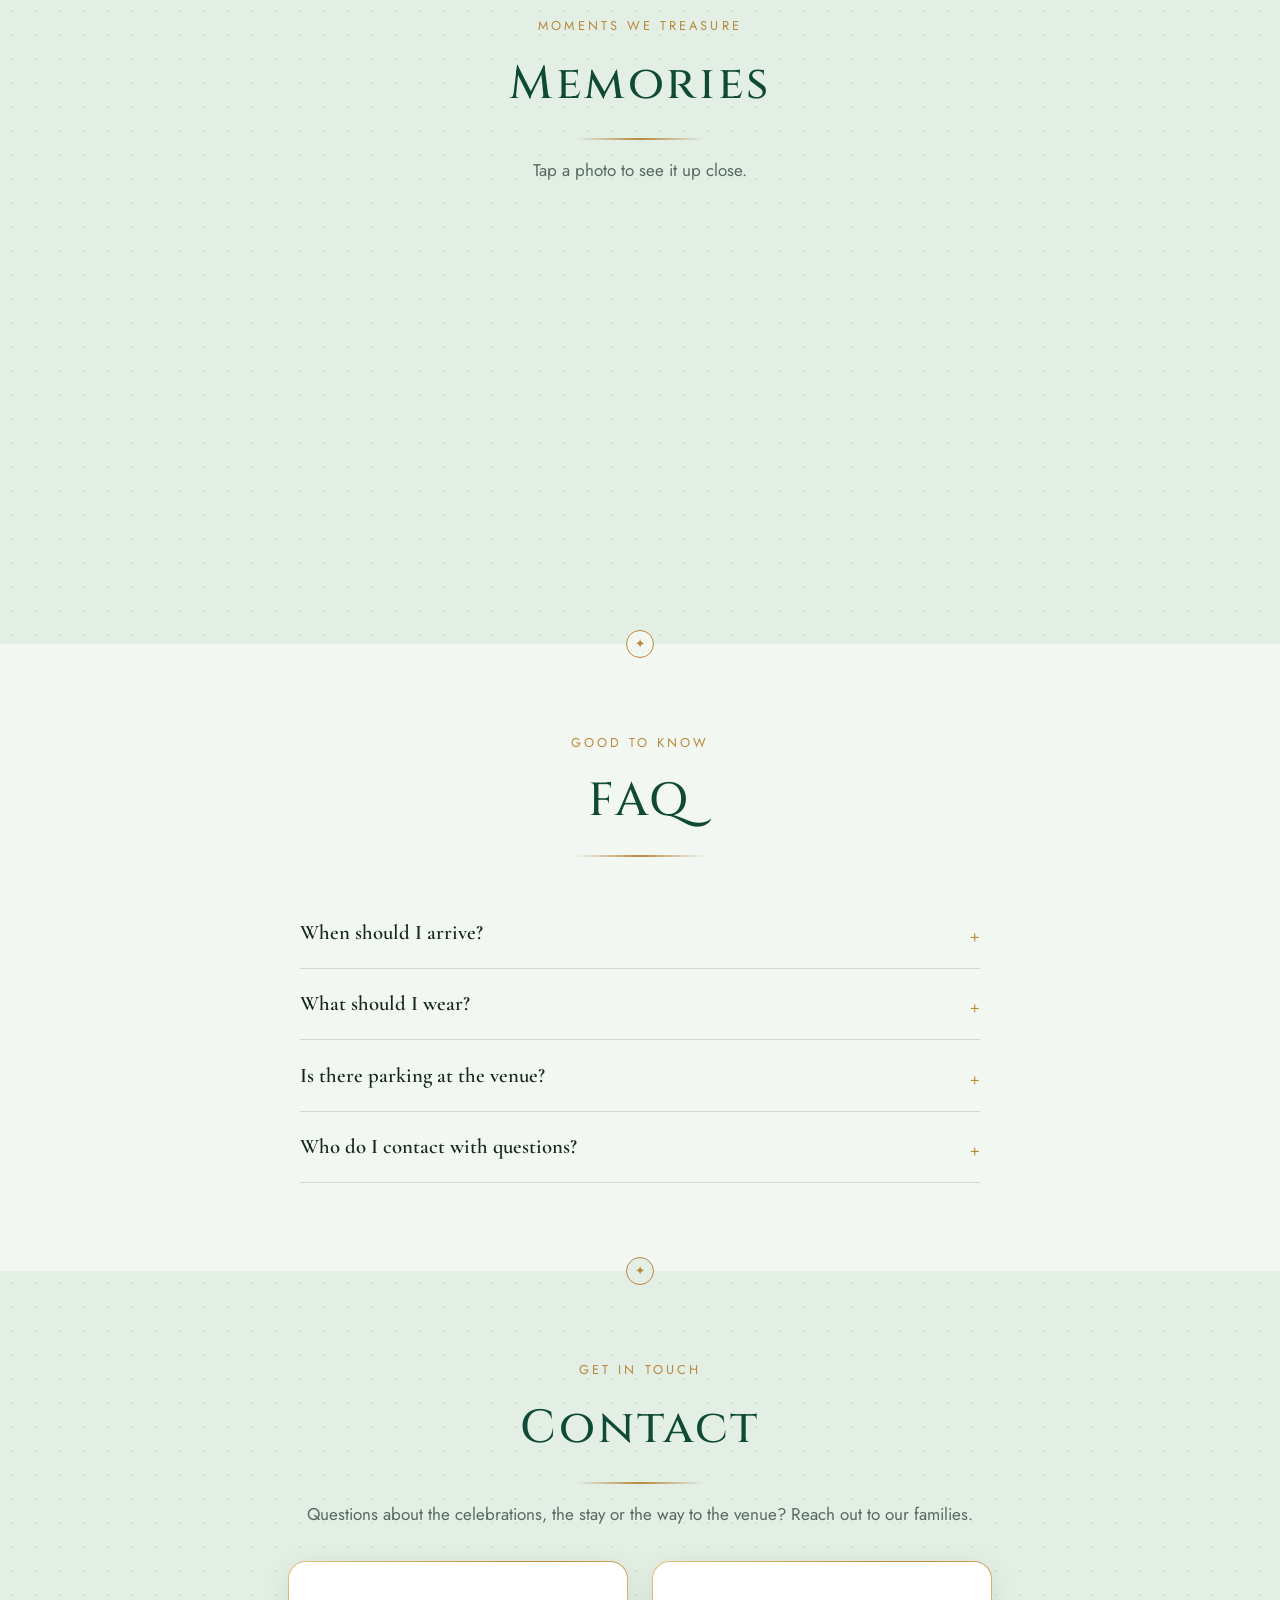
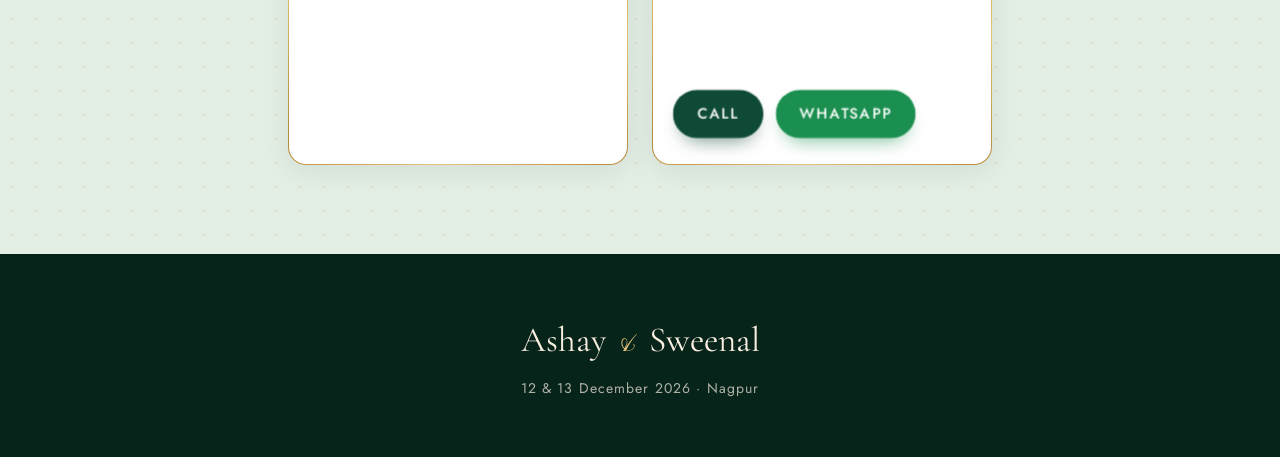
<file: events/index.html>
<!DOCTYPE html>
<html lang="en">
  <head>
    <meta charset="UTF-8" />
    <meta name="viewport" content="width=device-width, initial-scale=1.0, maximum-scale=1.0, user-scalable=no" />
    <meta name="description" content="12–14 December 2026 · Haldi, Sangeet, Vidhi, Wedding &amp; Reception · Nagpur &amp; Wardha" />
    <title>Wedding Celebrations · Ashay &amp; Sweenal</title>
    <meta property="og:type" content="website" />
    <meta property="og:url" content="https://sweenal-ashay.pages.dev/events/" />
    <meta property="og:locale" content="en_IN" />
    <meta property="og:site_name" content="Ashay &amp; Sweenal" />
    <meta property="og:title" content="Wedding Celebrations · Ashay &amp; Sweenal" />
    <meta property="og:description" content="12–14 December 2026 · Haldi, Sangeet, Vidhi, Wedding &amp; Reception · Nagpur &amp; Wardha" />
    <meta property="og:image" content="https://sweenal-ashay.pages.dev/images/share-events-2.jpg" />
    <meta property="og:image:type" content="image/jpeg" />
    <meta property="og:image:width" content="1200" />
    <meta property="og:image:height" content="630" />
    <meta property="og:image:alt" content="Wedding celebrations of Ashay &amp; Sweenal, 12 to 14 December 2026: Haldi, Sangeet, Vidhi, Wedding and Reception, in Nagpur and Wardha" />
    <meta name="twitter:card" content="summary_large_image" />
    <meta name="twitter:title" content="Wedding Celebrations · Ashay &amp; Sweenal" />
    <meta name="twitter:description" content="12–14 December 2026 · Haldi, Sangeet, Vidhi, Wedding &amp; Reception · Nagpur &amp; Wardha" />
    <meta name="twitter:image" content="https://sweenal-ashay.pages.dev/images/share-events-2.jpg" />
    <link rel="canonical" href="https://sweenal-ashay.pages.dev/events/" />
    <link rel="icon" href="../favicon.ico" sizes="48x48" />
    <link rel="icon" type="image/png" sizes="32x32" href="../favicon-32.png" />
    <link rel="icon" type="image/png" sizes="16x16" href="../favicon-16.png" />
    <link rel="apple-touch-icon" href="../apple-touch-icon.png" />
    <meta name="theme-color" content="#07241b" />
    <script>
      document.documentElement.classList.add("js");
    </script>
    <link rel="preconnect" href="https://fonts.googleapis.com" />
    <link rel="preconnect" href="https://fonts.gstatic.com" crossorigin />
    <link
      rel="stylesheet"
      href="https://fonts.googleapis.com/css2?family=Cormorant+Garamond:ital,wght@0,500;0,600;1,500&family=Cinzel:wght@500;600&family=Pinyon+Script&family=Jost:wght@400;500&family=Tiro+Devanagari+Sanskrit&display=swap"
    />
    <link rel="preload" as="image" href="../images/ganeshji.jpg" />
    <link rel="stylesheet" href="../css/styles.css" />
  </head>
  <body>
    <div class="invite is-loading" id="invite">
      <div class="invite-flap invite-flap-left" aria-hidden="true">
        <span class="door-panel"></span>
        <span class="door-studs"></span>
        <span class="door-hinges"></span>
        <span class="door-ring"></span>
      </div>
      <div class="invite-flap invite-flap-right" aria-hidden="true">
        <span class="door-panel"></span>
        <span class="door-studs"></span>
        <span class="door-hinges"></span>
        <span class="door-ring"></span>
      </div>
      <div class="invite-front">
        <button type="button" class="invite-seal" id="invite-seal" aria-label="Open the invitation from Ashay and Sweenal">
          A<span>&amp;</span>S
        </button>
        <p class="invite-hint" aria-hidden="true">Loading…</p>
      </div>
    </div>

    <main>
      <section class="hero" id="home">
        <canvas class="hero-canvas" id="petals" aria-hidden="true"></canvas>
        <div class="hero-stage">
          <div class="hero-card" id="hero-card">
            <div class="hero-arch" aria-hidden="true"></div>
            <div class="ganesh">
              <div class="ganesh-medallion">
                <img src="../images/ganeshji.jpg" width="413" height="440"
                  alt="Lord Ganesha seated on a pink lotus" />
              </div>
              <p class="ganesh-mantra" lang="sa">॥ श्री गणेशाय नमः ॥</p>
            </div>
            <p class="hero-eyebrow">Two hearts, one beginning</p>
            <h1>
              Ashay
              <span class="hero-amp">&amp;</span>
              Sweenal
            </h1>
            <div class="hero-sub-row">
              <img class="hero-art" src="../images/varmala.png" width="616" height="640" decoding="async" alt="" />
              <p class="hero-sub">are tying the knot</p>
              <img class="hero-art hero-art-flip" src="../images/varmala.png" width="616" height="640" decoding="async" alt="" />
            </div>
            <div class="divider" aria-hidden="true"><span>✦</span></div>
            <p class="hero-date">12 &amp; 13 December 2026</p>
            <p class="hero-place">Nagpur, Maharashtra</p>
            <div class="scratch" id="scratch" role="button" tabindex="0" aria-label="Scratch the gold foil to reveal a message. Press Enter to reveal it.">
              <p class="scratch-text"><small>Join us in our joy</small>You are invited</p>
              <canvas class="scratch-canvas" id="scratch-canvas" aria-hidden="true"></canvas>
            </div>

            <div class="countdown" id="countdown" data-end="2026-12-15T00:00:00+05:30" data-target="2026-12-12T12:30:00+05:30" aria-live="polite">
              <div class="cd-unit"><span id="cd-days">--</span><small>Days</small></div>
              <div class="cd-unit"><span id="cd-hours">--</span><small>Hours</small></div>
              <div class="cd-unit"><span id="cd-mins">--</span><small>Minutes</small></div>
              <div class="cd-unit"><span id="cd-secs">--</span><small>Seconds</small></div>
            </div>

            <div class="hosts">
              <p class="hosts-lead">With the blessings of</p>
              <div class="hosts-row">
                <div class="hosts-family">
                  <small>Son of</small>
                  <strong>Mrs. Chanda Kohad</strong>
                  <strong>Mr. Ganesh Kohad</strong>
                </div>
                <div class="hosts-family">
                  <small>Daughter of</small>
                  <strong>Mrs. Madhavi Umredkar</strong>
                  <strong>Mr. Prabhakar Umredkar</strong>
                </div>
              </div>
            </div>
          </div>
        </div>
        <a class="scroll-cue" href="#story" aria-label="Scroll to Our Story"
          ><span></span
        ></a>
      </section>

      <section class="section reveal" id="story">
        <p class="section-eyebrow">How it began</p>
        <h2>Our Story</h2>
        <p class="section-lead">A few moments that brought us to this day.</p>

        <ol class="timeline" id="timeline">
          <li class="moment">
            <figure class="photo-placeholder" data-tilt>
              <img src="../images/story/1.jpg" width="600" height="750" loading="lazy" decoding="async"
                alt="The two of us laughing together at a cafe, with a heart-shaped frame behind us" />
            </figure>
            <div class="moment-text">
              <p class="moment-date"><span class="moment-icon" aria-hidden="true">✉</span> 30 October 2025</p>
              <h3>It all began with a message from Sweenal on Instagram.</h3>
              <p>It all began when Sweenal sent the first message on Instagram. What started as a chat, turned into friendship, love, and now — forever.</p>
            </div>
          </li>
          <li class="moment">
            <figure class="photo-placeholder" data-tilt>
              <img src="../images/story/2.jpg" width="600" height="750" loading="lazy" decoding="async"
                alt="A close selfie of the two of us, dressed up and smiling" />
            </figure>
            <div class="moment-text">
              <p class="moment-date"><span class="moment-icon" aria-hidden="true">☕</span> 12 November 2025</p>
              <h3>After talking with our parents, we met for the first time at Bamboo House in Pune.</h3>
              <p>After getting approval from our parents, we met for the very first time at Bamboo House, Pune — a meeting that turned a beautiful conversation into a beautiful connection.</p>
            </div>
          </li>
          <li class="moment">
            <figure class="photo-placeholder" data-tilt>
              <img src="../images/story/3-engagement.jpg" width="600" height="750" loading="lazy" decoding="async"
                alt="A close-up of our hands with the engagement rings, in embroidered and navy gold-motif outfits" />
            </figure>
            <div class="moment-text">
              <p class="moment-date"><span class="moment-icon" aria-hidden="true">💍</span> 23 January 2026</p>
              <h3>We got engaged, and the journey to forever officially began.</h3>
              <p>After we met and our families met, we got that cute little feeling in our hearts — this is it! So we got engaged and officially began our beautiful journey to forever and ever.</p>
            </div>
          </li>
          <li class="moment">
            <figure class="photo-placeholder" data-tilt>
              <img src="../images/story/4-sula.jpg" width="600" height="750" loading="lazy" decoding="async"
                alt="The two of us hugging in front of a giant wine bottle" />
            </figure>
            <div class="moment-text">
              <p class="moment-date"><span class="moment-icon" aria-hidden="true">🍇</span> Our first trip together</p>
              <h3>Our first journey together took us to Nashik and Sula Wines.</h3>
              <p>Our first journey together took us to the scenic vineyards of Nashik and Sula Wines, where we toasted to love and created our first beautiful memories together.</p>
            </div>
          </li>
          <li class="moment moment-final">
            <img class="moment-art" src="../images/varmala.png" width="616" height="640" loading="lazy" decoding="async" alt="" />
            <div class="moment-text">
              <p class="moment-date">13 December 2026</p>
              <h3>Now we're ready to begin our next chapter, and we'd love for you to celebrate it in Nagpur.</h3>
              <p>
                After so many beautiful memories together, our forever is finally starting.
                We are so excited to begin our next chapter as one. Come celebrate this
                special new beginning with us in Nagpur. We can't wait to see you there!
              </p>
            </div>
          </li>
        </ol>
      </section>

      <section class="section section-tinted reveal" id="events">
        <p class="section-eyebrow">Three days of celebration</p>
        <h2>Events</h2>

        <div class="event-day">
          <h3 class="day-heading">Saturday · 12 December 2026</h3>
          <div class="event-grid">
            <article class="event-card event-haldi" data-tilt>
              <img class="event-art" src="../images/haldi.png" width="636" height="442" loading="lazy" decoding="async" alt="" />
              <p class="event-time">Afternoon · 12:30 PM</p>
              <h4>Haldi</h4>
              <p class="event-theme">Carnival theme</p>
              <p>Queen's Land, Nagpur</p>
              <p class="event-dress">Dress code: colourful shades of yellow, orange or pink</p>
            </article>
            <article class="event-card event-sangeet" data-tilt>
              <img class="event-art" src="../images/sangeet-couple.png" width="475" height="659" loading="lazy" decoding="async" alt="" />
              <p class="event-time">Evening · 6:30 PM</p>
              <h4>Sangeet</h4>
              <p class="event-theme">Glitter &amp; glam</p>
              <p>Queen's Land, Nagpur</p>
              <p class="event-dress">Dress code: glitter &amp; party wear</p>
            </article>
          </div>
        </div>

        <div class="event-day">
          <h3 class="day-heading">Sunday · 13 December 2026</h3>
          <div class="event-grid">
            <article class="event-card event-vidhi" data-tilt>
              <img class="event-art" src="../images/vidhi-couple.png" width="520" height="560" loading="lazy" decoding="async" alt="" />
              <p class="event-time">Morning · 9:45 AM</p>
              <h4>Vidhi</h4>
              <p class="event-theme">Saptapadi</p>
              <p>Queen's Land, Nagpur</p>
              <p class="event-dress">Dress code: traditional Maharashtrian</p>
            </article>
            <article class="event-card event-varmala" data-tilt>
              <img class="event-art" src="../images/varmala.png" width="616" height="640" loading="lazy" decoding="async" alt="" />
              <p class="event-time">Evening · 5:26 PM</p>
              <h4>Varmala &amp; Wedding</h4>
              <p class="event-theme">Royal &amp; elegant</p>
              <p>Queen's Land, Nagpur</p>
              <p class="event-dress">Dress code: lehenga or saree · suit, bandhgala or Jodhpuri</p>
            </article>
          </div>
        </div>

        <div class="event-day">
          <h3 class="day-heading">Monday · 14 December 2026</h3>
          <div class="event-grid event-grid-single">
            <article class="event-card event-reception" data-tilt>
              <img class="event-art" src="../images/reception-couple.png" width="524" height="560" loading="lazy" decoding="async" alt="" />
              <p class="event-time">Evening · 7:00 PM onwards</p>
              <h4>Wedding Reception</h4>
              <p class="event-theme">Designer &amp; sophisticated</p>
              <p>Mahatma Lawn, Wardha</p>
              <p class="event-dress">Dress code: designer saree · formal suit or blazer</p>
              <a class="btn btn-outline event-link" href="../groom/">Reception invitation</a>
            </article>
          </div>
        </div>

        <a class="btn btn-outline events-more" href="#dress-code">See the wardrobe planner</a>
      </section>

      <section class="section reveal" id="dress-code">
        <p class="section-eyebrow">Wedding wardrobe planner</p>
        <h2>Dress Code</h2>
        <p class="section-lead">
          Here's a style guide to help you prepare for our wedding celebrations.
        </p>

        <div class="wardrobe-toggle" role="group" aria-label="Show outfits for">
          <button type="button" class="is-active" aria-pressed="true" data-side="ladies">
            <small>For our</small> Pretty Ladies
          </button>
          <button type="button" aria-pressed="false" data-side="gents">
            <small>For our</small> Smart Gentlemen
          </button>
        </div>

        <div class="wardrobe" id="wardrobe">
          <article class="outfit" style="--i: 0" data-tilt>
            <div class="outfit-inner">
              <div class="outfit-face outfit-ladies">
                <img src="../images/outfits/ladies-1.jpg" width="160" height="170" loading="lazy"
                  alt="Pastel green sharara suit with a pink dupatta" />
                <h3>Mehendi</h3>
                <p class="outfit-theme">Punjabi Look</p>
                <p>Punjabi suit, sharara or colourful traditional wear.</p>
              </div>
              <div class="outfit-face outfit-gents" aria-hidden="true">
                <img src="../images/outfits/gents-1.jpg" width="160" height="170" loading="lazy"
                  alt="Pastel green kurta with white pyjama" />
                <h3>Mehendi</h3>
                <p class="outfit-theme">Traditional Look</p>
                <p>Kurta with pyjama or traditional wear.</p>
              </div>
            </div>
          </article>

          <article class="outfit" style="--i: 1" data-tilt>
            <div class="outfit-inner">
              <div class="outfit-face outfit-ladies">
                <img src="../images/outfits/ladies-2.jpg" width="160" height="170" loading="lazy"
                  alt="Yellow and orange lehenga with a pink dupatta" />
                <h3>Carnival</h3>
                <p class="outfit-theme">Colourful Shades</p>
                <p>Any outfit in yellow, orange or pink.</p>
                <div class="swatches" aria-hidden="true"><i></i><i></i><i></i></div>
              </div>
              <div class="outfit-face outfit-gents" aria-hidden="true">
                <img src="../images/outfits/gents-2.jpg" width="160" height="170" loading="lazy"
                  alt="Yellow kurta, and a pink party shirt with beige trousers" />
                <h3>Carnival</h3>
                <p class="outfit-theme">Colourful Shades</p>
                <p>Party-wear shirt and pants or kurta-pyjama in yellow, orange or pink.</p>
                <div class="swatches" aria-hidden="true"><i></i><i></i><i></i></div>
              </div>
            </div>
          </article>

          <article class="outfit" style="--i: 2" data-tilt>
            <div class="outfit-inner">
              <div class="outfit-face outfit-ladies">
                <img src="../images/outfits/ladies-3.jpg" width="160" height="170" loading="lazy"
                  alt="Silver glitter gown" />
                <h3>Sangeet</h3>
                <p class="outfit-theme">Glitter &amp; Glam</p>
                <p>Glittery gown or skirt-and-top set.</p>
              </div>
              <div class="outfit-face outfit-gents" aria-hidden="true">
                <img src="../images/outfits/gents-3.jpg" width="160" height="170" loading="lazy"
                  alt="Navy party shirt with black trousers" />
                <h3>Sangeet</h3>
                <p class="outfit-theme">Party Wear</p>
                <p>Party-wear shirt and pants.</p>
              </div>
            </div>
          </article>

          <article class="outfit" style="--i: 3" data-tilt>
            <div class="outfit-inner">
              <div class="outfit-face outfit-ladies">
                <img src="../images/outfits/ladies-4.jpg" width="160" height="170" loading="lazy"
                  alt="Green Maharashtrian saree with a red and gold border" />
                <h3>Vaidik Wedding</h3>
                <p class="outfit-theme">Traditional Maharashtrian</p>
                <p>Traditional Maharashtrian saree only.</p>
              </div>
              <div class="outfit-face outfit-gents" aria-hidden="true">
                <img src="../images/outfits/gents-4.jpg" width="160" height="170" loading="lazy"
                  alt="Ivory kurta-pyjama with a gold stole" />
                <h3>Vaidik Wedding</h3>
                <p class="outfit-theme">Traditional Elegance</p>
                <p>Traditional kurta with pyjama.</p>
              </div>
            </div>
          </article>

          <article class="outfit" style="--i: 4" data-tilt>
            <div class="outfit-inner">
              <div class="outfit-face outfit-ladies">
                <img src="../images/outfits/ladies-5.jpg" width="160" height="170" loading="lazy"
                  alt="Pink embroidered lehenga" />
                <h3>Varmala</h3>
                <p class="outfit-theme">Royal &amp; Elegant</p>
                <p>Lehenga or saree.</p>
              </div>
              <div class="outfit-face outfit-gents" aria-hidden="true">
                <img src="../images/outfits/gents-5.jpg" width="160" height="170" loading="lazy"
                  alt="Maroon Jodhpuri bandhgala with white trousers" />
                <h3>Varmala</h3>
                <p class="outfit-theme">Royal &amp; Elegant</p>
                <p>Suit, bandhgala or Jodhpuri.</p>
              </div>
            </div>
          </article>

          <article class="outfit" style="--i: 5" data-tilt>
            <div class="outfit-inner">
              <div class="outfit-face outfit-ladies">
                <img src="../images/outfits/ladies-6.jpg" width="160" height="170" loading="lazy"
                  alt="Champagne embellished designer saree" />
                <h3>Reception</h3>
                <p class="outfit-theme">Designer &amp; Sophisticated</p>
                <p>Designer saree.</p>
              </div>
              <div class="outfit-face outfit-gents" aria-hidden="true">
                <img src="../images/outfits/gents-6.jpg" width="160" height="170" loading="lazy"
                  alt="Navy suit with a blue tie" />
                <h3>Reception</h3>
                <p class="outfit-theme">Formal &amp; Sophisticated</p>
                <p>Formal suit or a nice blazer with trousers.</p>
              </div>
            </div>
          </article>
        </div>

        <p class="wardrobe-sign">We can't wait to celebrate with you!</p>
      </section>

      <section class="section section-tinted reveal" id="venue">
        <p class="section-eyebrow">Where</p>
        <h2>Venue</h2>
        <div class="venue-card">
          <h3>Queen's Land Celebration Lawn &amp; Banquet</h3>
          <p>Nagpur, Maharashtra</p>
          <div class="map-embed">
            <iframe
              src="https://www.google.com/maps/embed?pb=!1m18!1m12!1m3!1d3723.0942266897073!2d79.12512547503259!3d21.068898480590526!2m3!1f0!2f0!3f0!3m2!1i1024!2i768!4f13.1!3m3!1m2!1s0x3bd4b9ad30cc6a53%3A0xd329767a91f4fda3!2sQueen's%20Land%20Celebration%20Lawn%20and%20Banquet%2C%20Nagpur!5e0!3m2!1sen!2sin!4v1792346264854!5m2!1sen!2sin"
              title="Map to Queen's Land Celebration Lawn & Banquet, Nagpur"
              allowfullscreen
              loading="lazy"
              referrerpolicy="strict-origin-when-cross-origin"
            ></iframe>
          </div>
          <a
            class="btn btn-outline"
            href="https://www.google.com/maps/search/?api=1&amp;query=Queen%27s+Land+Celebration+Lawn+and+Banquet+Nagpur"
            target="_blank"
            rel="noopener"
            >Get directions</a
          >
        </div>
      </section>

      <section class="section reveal" id="travel">
        <p class="section-eyebrow">Getting here</p>
        <h2>Travel &amp; Stay</h2>
        <div class="info-grid">
          <div class="info-card" data-tilt>
            <span class="info-icon" aria-hidden="true">✈</span>
            <h3>By air</h3>
            <p>
              Dr. Babasaheb Ambedkar International Airport (NAG) has direct
              flights from most major Indian cities.
            </p>
          </div>
          <div class="info-card" data-tilt>
            <span class="info-icon" aria-hidden="true">🚆</span>
            <h3>By train</h3>
            <p>
              Nagpur Junction is one of India's best-connected stations, at the
              centre of the rail network.
            </p>
          </div>
          <div class="info-card" data-tilt>
            <span class="info-icon" aria-hidden="true">🏨</span>
            <h3>Where to stay</h3>
            <p>
              Stay is available at the venue, Queen's Land. Please reach out to
              the families (see <a href="#contact">Contact</a>) to arrange it.
            </p>
          </div>
          <div class="info-card" data-tilt>
            <span class="info-icon" aria-hidden="true">☀</span>
            <h3>Weather</h3>
            <p>
              December in Nagpur is pleasant: warm days and cool evenings. Bring
              a light shawl or jacket for the night events.
            </p>
          </div>
        </div>
      </section>

      <section class="section section-tinted reveal" id="memories">
        <p class="section-eyebrow">Moments we treasure</p>
        <h2>Memories</h2>
        <p class="section-lead">Tap a photo to see it up close.</p>
        <div class="carousel">
          <div class="carousel-ring" style="--n: 7">
            <button type="button" class="photo-placeholder memory" style="--i: 0" data-caption="Laughing together" data-full="../images/memories/1.jpg">
              <img src="../images/memories/1-thumb.jpg" width="480" height="600" loading="lazy" decoding="async"
                alt="A close selfie of the two of us smiling at each other" />
            </button>
            <button type="button" class="photo-placeholder memory" style="--i: 1" data-caption="Evening in yellow" data-full="../images/memories/2.jpg">
              <img src="../images/memories/2-thumb.jpg" width="480" height="600" loading="lazy" decoding="async"
                alt="The two of us sitting together, one in a mustard-yellow suit" />
            </button>
            <button type="button" class="photo-placeholder memory" style="--i: 2" data-caption="Mirror selfie" data-full="../images/memories/3.jpg">
              <img src="../images/memories/3-thumb.jpg" width="480" height="600" loading="lazy" decoding="async"
                alt="A mirror selfie of the two of us, smiling, with a yellow dupatta and a dark printed kurta" />
            </button>
            <button type="button" class="photo-placeholder memory" style="--i: 3" data-caption="A furry friend" data-full="../images/memories/4.jpg">
              <img src="../images/memories/4-thumb.jpg" width="480" height="600" loading="lazy" decoding="async"
                alt="Smiling with a fluffy dog on a cafe sofa" />
            </button>
            <button type="button" class="photo-placeholder memory" style="--i: 4" data-caption="Elegance in navy" data-full="../images/memories/5.jpg">
              <img src="../images/memories/5-thumb.jpg" width="480" height="600" loading="lazy" decoding="async"
                alt="Standing by a window in a navy and gold saree" />
            </button>
            <button type="button" class="photo-placeholder memory" style="--i: 5" data-caption="Dressed up together" data-full="../images/memories/6.jpg">
              <img src="../images/memories/6-thumb.jpg" width="480" height="600" loading="lazy" decoding="async"
                alt="The two of us in traditional outfits by a tall window" />
            </button>
            <button type="button" class="photo-placeholder memory" style="--i: 6" data-caption="Sitting pretty" data-full="../images/memories/7.jpg">
              <img src="../images/memories/7-thumb.jpg" width="480" height="600" loading="lazy" decoding="async"
                alt="Seated in a navy saree with gold motifs" />
            </button>
          </div>
        </div>
      </section>

      <section class="section reveal" id="faq">
        <p class="section-eyebrow">Good to know</p>
        <h2>FAQ</h2>
        <div class="faq">
          <details>
            <summary>When should I arrive?</summary>
            <p>
              Festivities begin on the morning of 12 December. If you're
              travelling, we suggest arriving in Nagpur by the evening of 11
              December.
            </p>
          </details>
          <details>
            <summary>What should I wear?</summary>
            <p>
              Every event has its own look. See the
              <a href="#dress-code">Dress Code</a> section for outfit ideas for
              ladies and gentlemen.
            </p>
          </details>
          <details>
            <summary>Is there parking at the venue?</summary>
            <p>Parking details will be shared soon.</p>
          </details>
          <details>
            <summary>Who do I contact with questions?</summary>
            <p>
              Please call or message our families. Their numbers are in the
              <a href="#contact">Contact</a> section.
            </p>
          </details>
        </div>
      </section>

      <section class="section section-tinted reveal" id="contact">
        <p class="section-eyebrow">Get in touch</p>
        <h2>Contact</h2>
        <p class="section-lead">Questions about the celebrations, the stay or the way to the venue? Reach out to our families.</p>
        <div class="info-grid contact-grid">
          <div class="info-card" data-tilt>
            <h3>Ganesh Kohad</h3>
            <p class="contact-role">Father of the groom</p>
            <p class="contact-number">+91 99706 25637</p>
            <div class="contact-actions">
              <a class="btn btn-primary" href="tel:+919970625637">Call</a>
              <a
                class="btn btn-whatsapp"
                href="https://wa.me/919970625637?text=Hello%2C%20I%27m%20writing%20about%20Ashay%20%26%20Sweenal%27s%20wedding."
                target="_blank"
                rel="noopener"
                >WhatsApp</a
              >
            </div>
          </div>
          <div class="info-card" data-tilt>
            <h3>Prabhakar Umredkar</h3>
            <p class="contact-role">Father of the bride</p>
            <p class="contact-number">+91 77578 85815</p>
            <div class="contact-actions">
              <a class="btn btn-primary" href="tel:+917757885815">Call</a>
              <a
                class="btn btn-whatsapp"
                href="https://wa.me/917757885815?text=Hello%2C%20I%27m%20writing%20about%20Ashay%20%26%20Sweenal%27s%20wedding."
                target="_blank"
                rel="noopener"
                >WhatsApp</a
              >
            </div>
          </div>
        </div>
      </section>
    </main>

    <footer class="site-footer">
      <p class="footer-names">Ashay <span>&amp;</span> Sweenal</p>
      <p>12 &amp; 13 December 2026 · Nagpur</p>
    </footer>

    <dialog class="lightbox" id="lightbox" aria-label="Memories">
      <button type="button" class="lightbox-close" aria-label="Close">×</button>
      <button type="button" class="lightbox-nav lightbox-prev" aria-label="Previous photo">‹</button>
      <figure class="lightbox-stage">
        <div class="lightbox-media" id="lightbox-media"></div>
        <figcaption>
          <span id="lightbox-caption"></span>
          <small id="lightbox-count"></small>
        </figcaption>
      </figure>
      <button type="button" class="lightbox-nav lightbox-next" aria-label="Next photo">›</button>
    </dialog>

    <audio id="music" src="../audio/music.m4a" preload="none"></audio>
    <button type="button" class="music-toggle" id="music-toggle" aria-pressed="false" aria-label="Play music">
      <span aria-hidden="true">&#9834;</span>
    </button>

    <script src="../js/main.js"></script>
  </body>
</html>
</file>
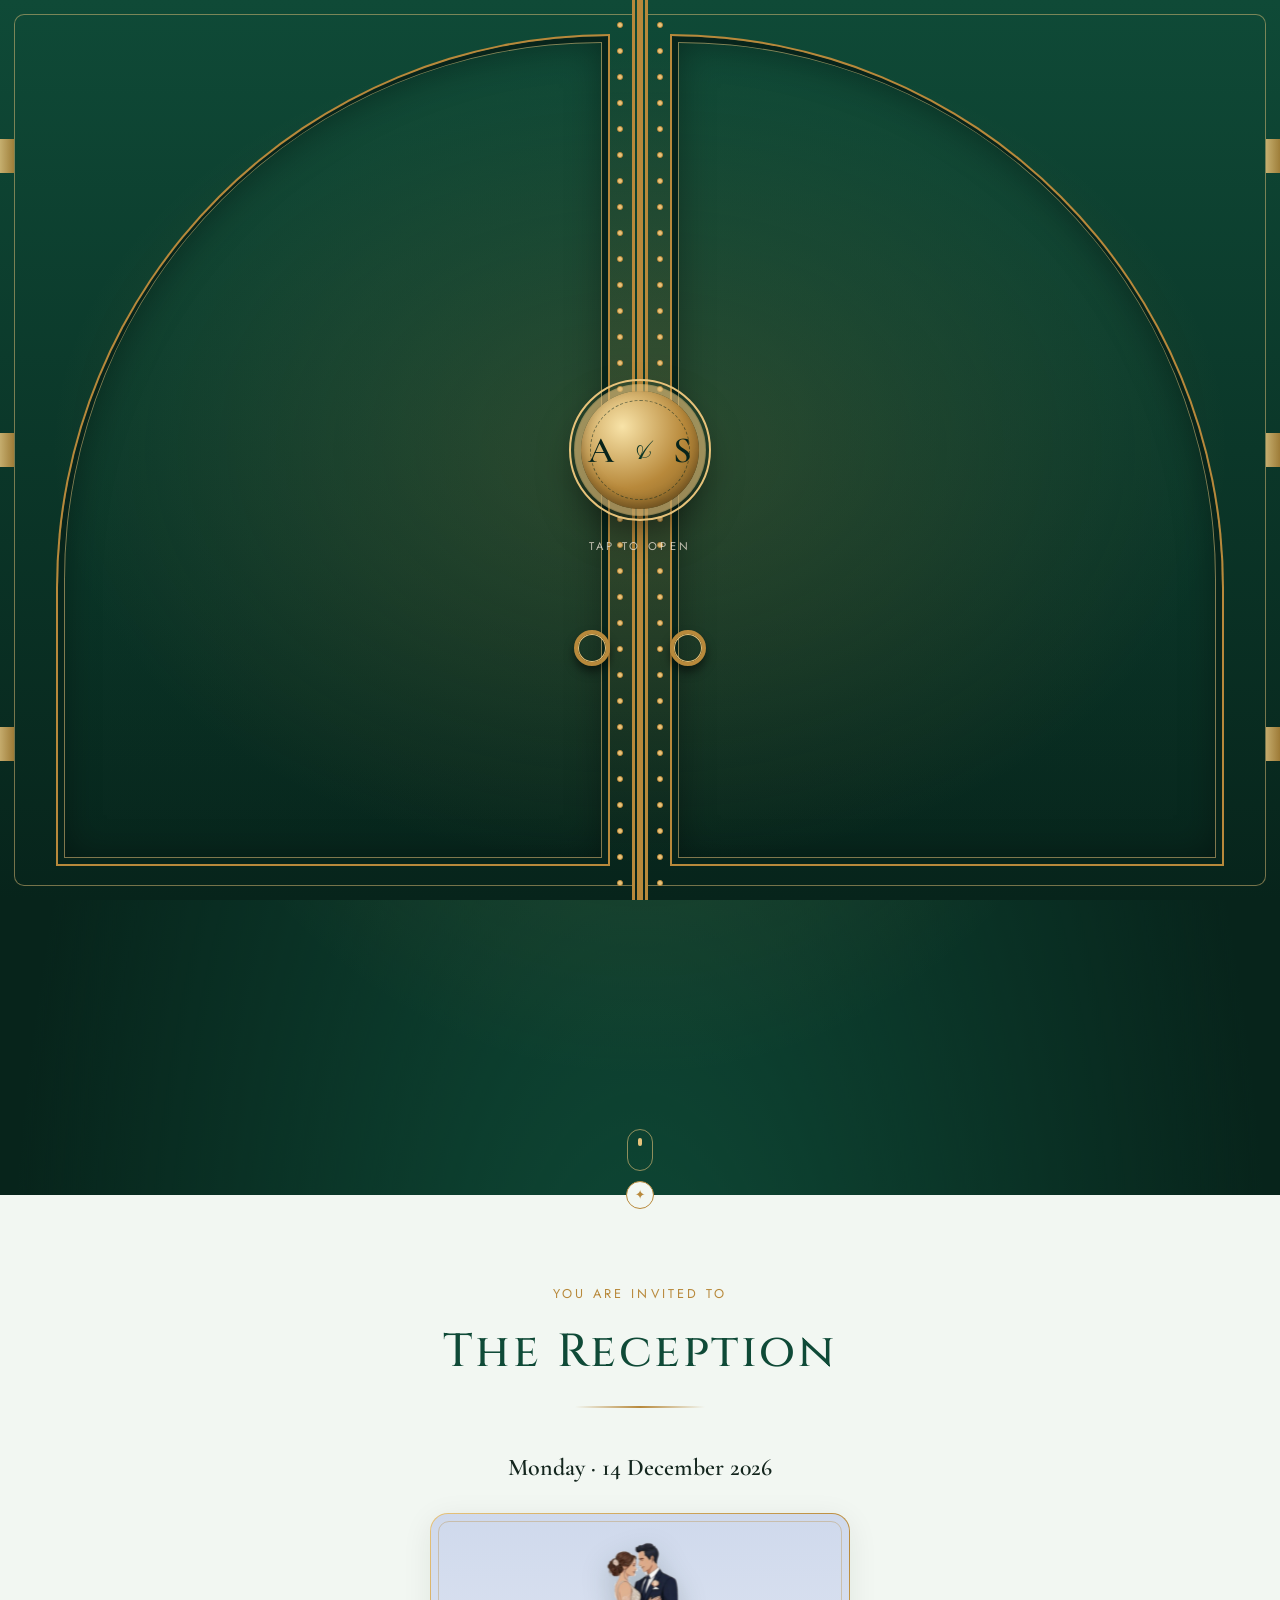
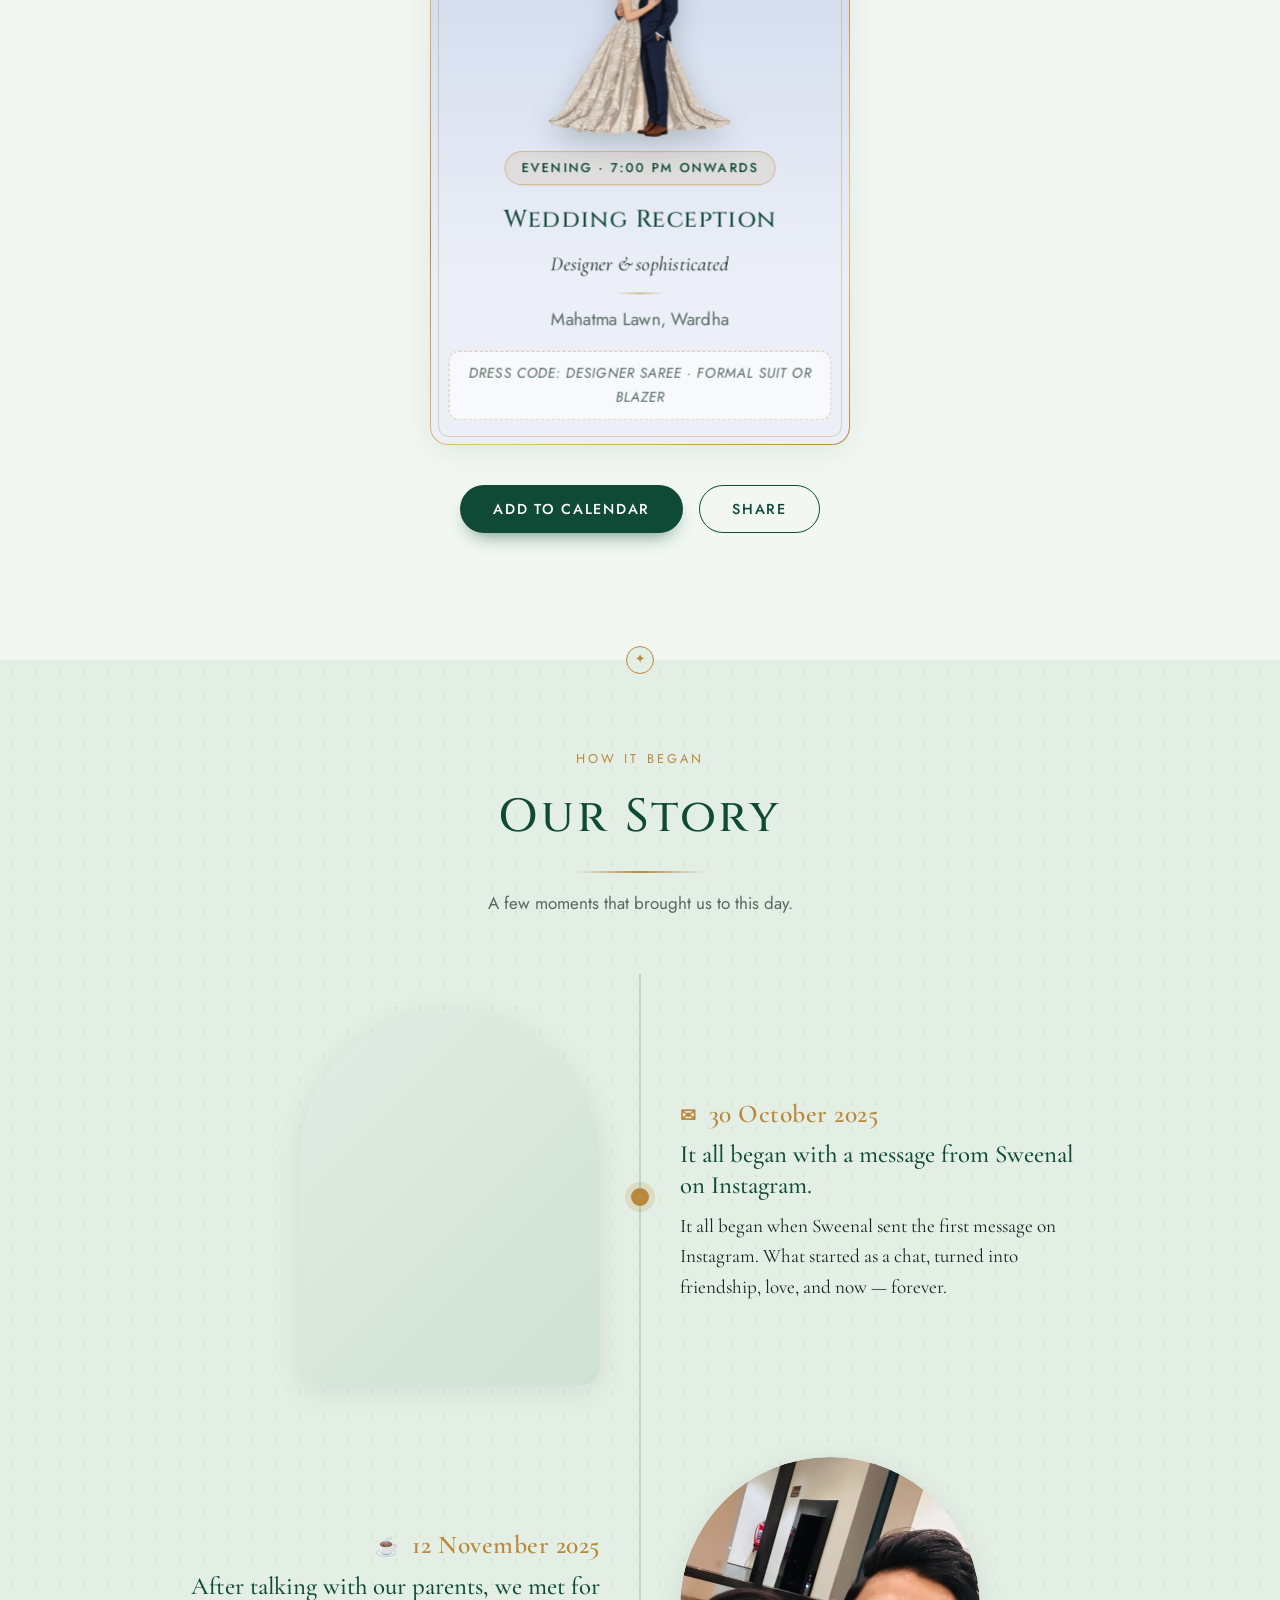
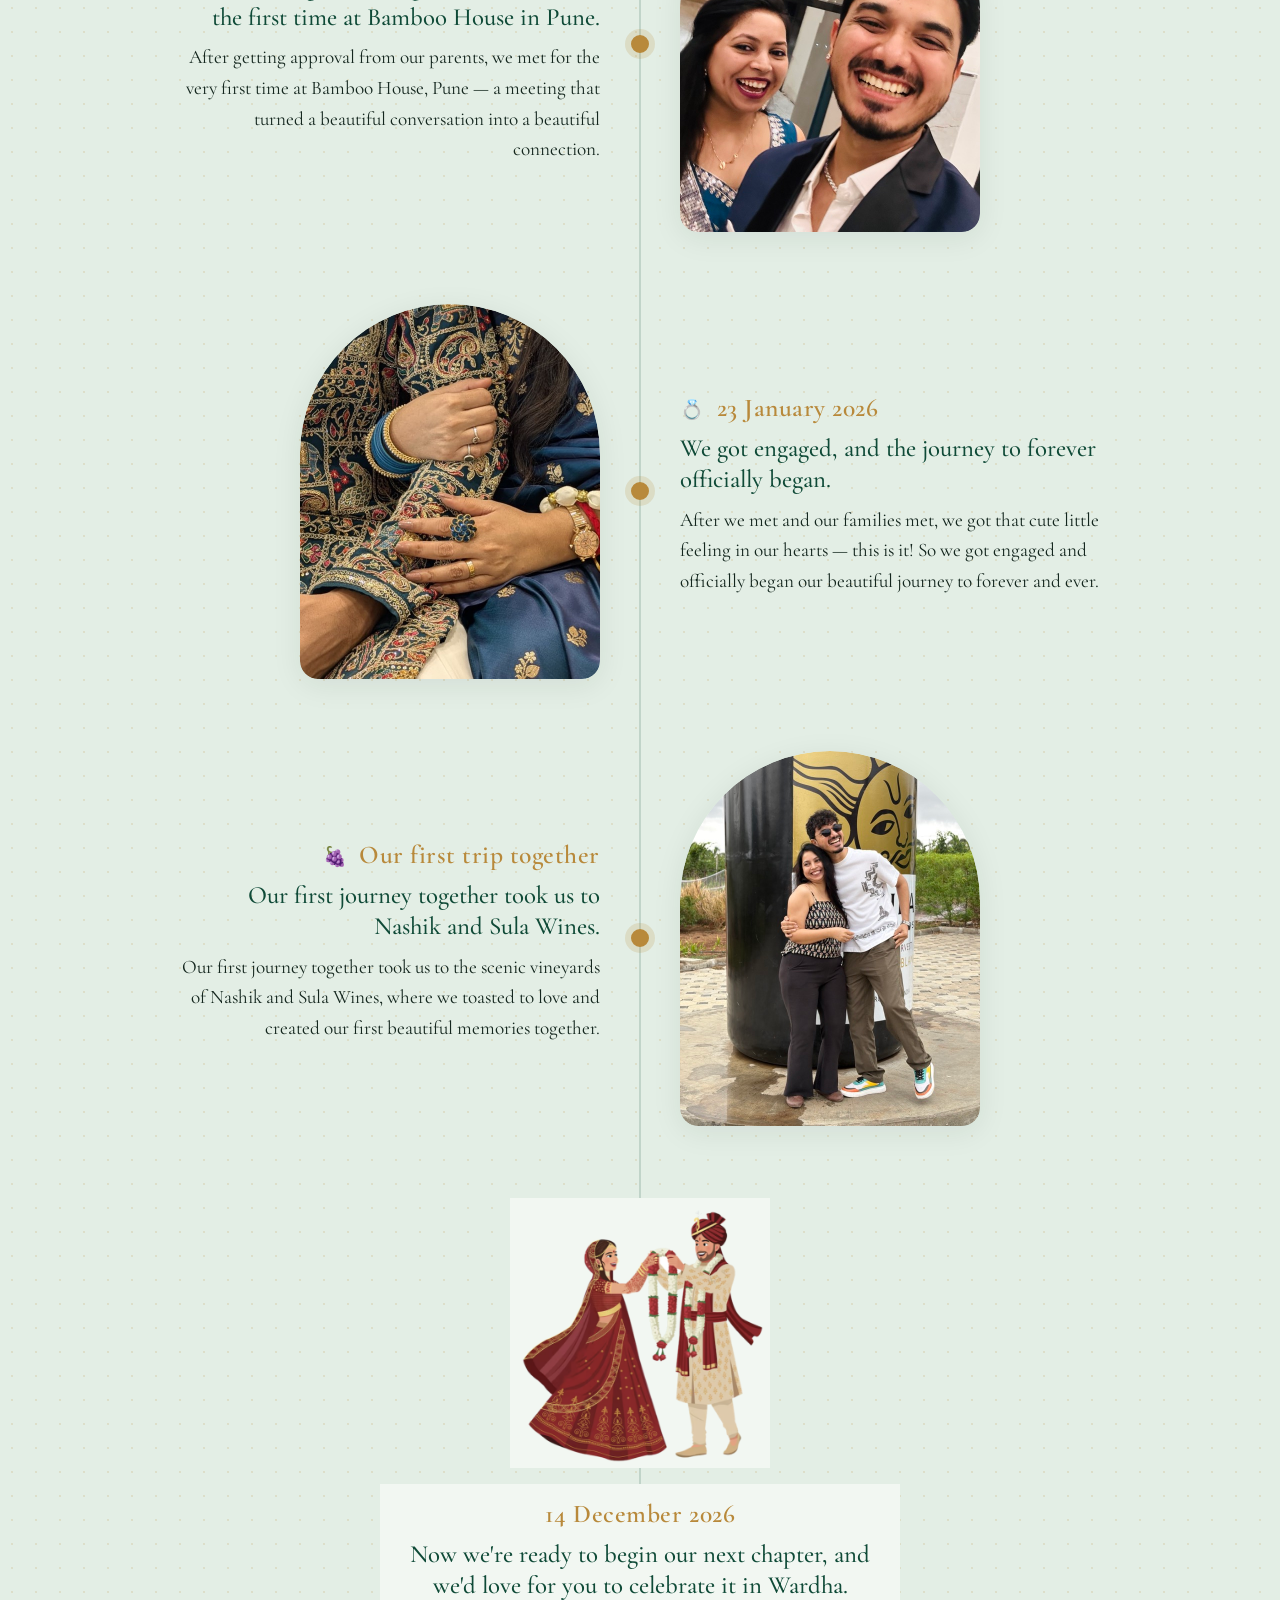
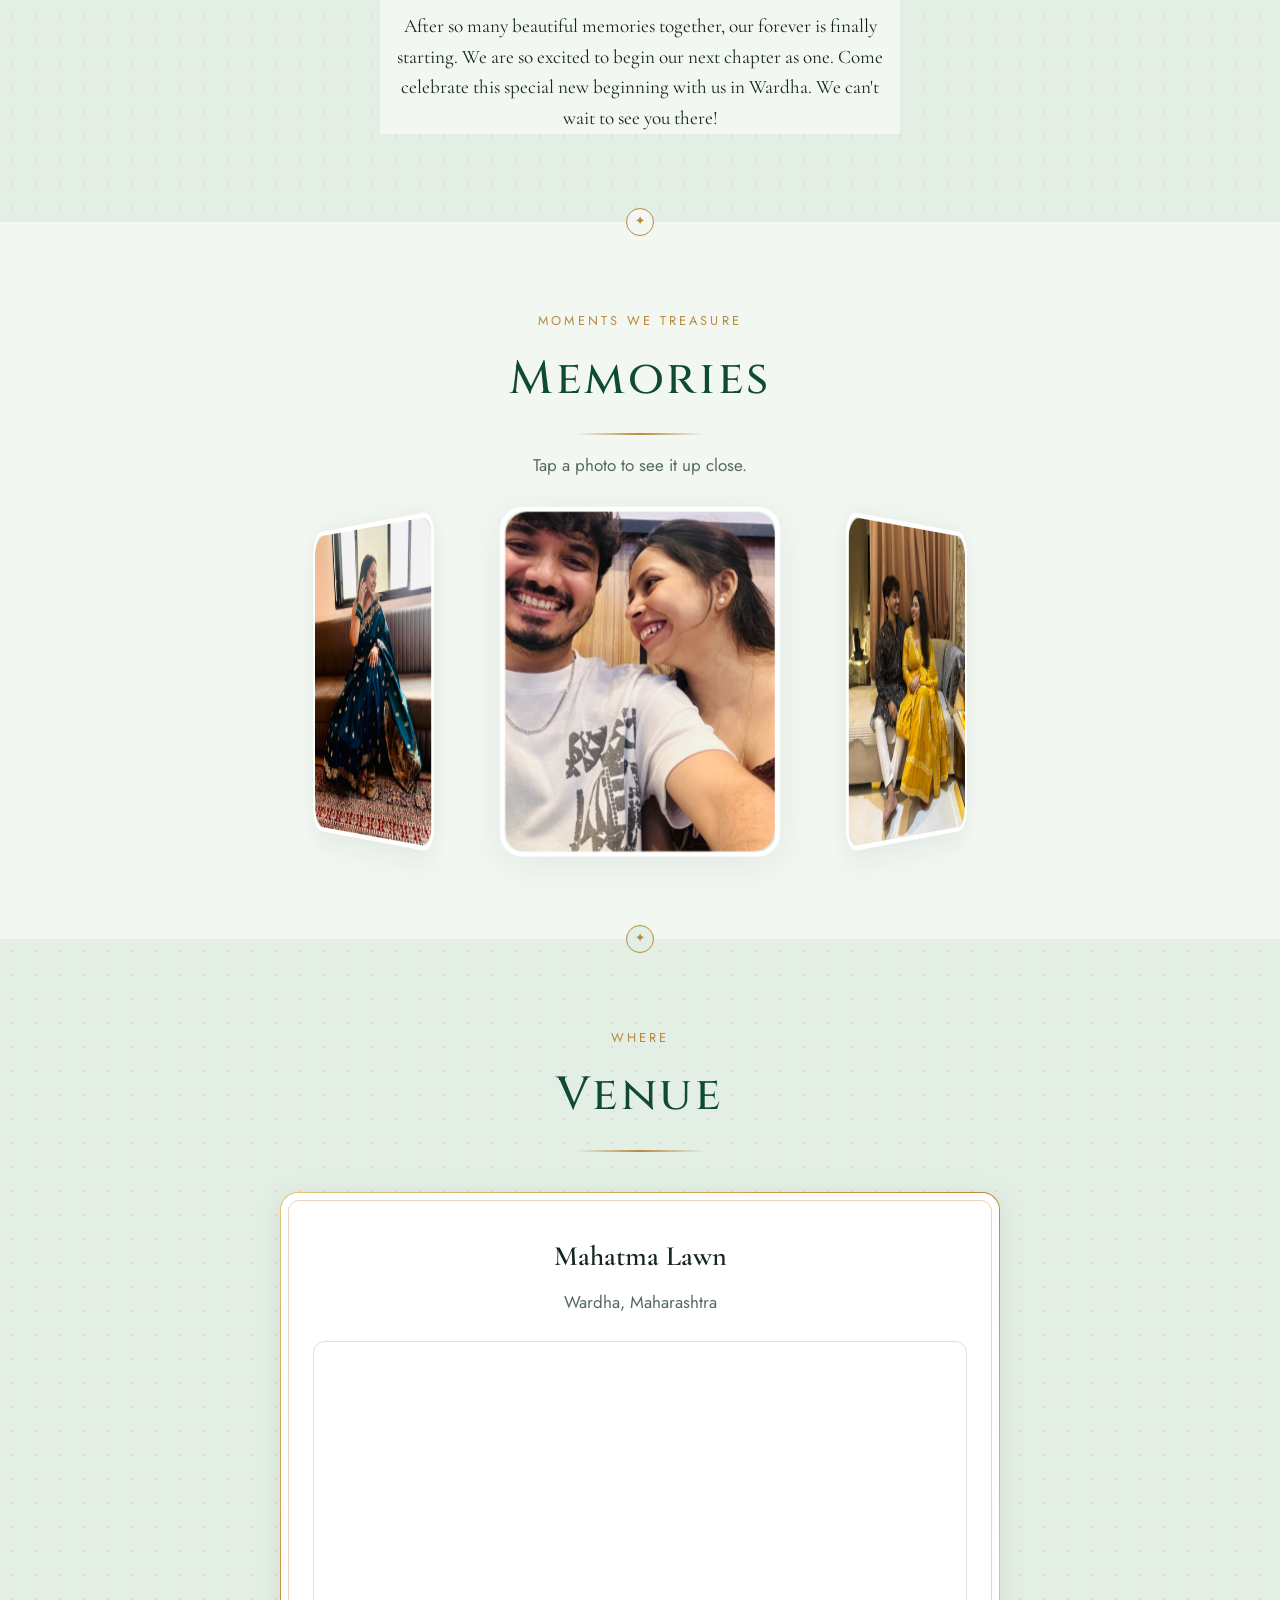
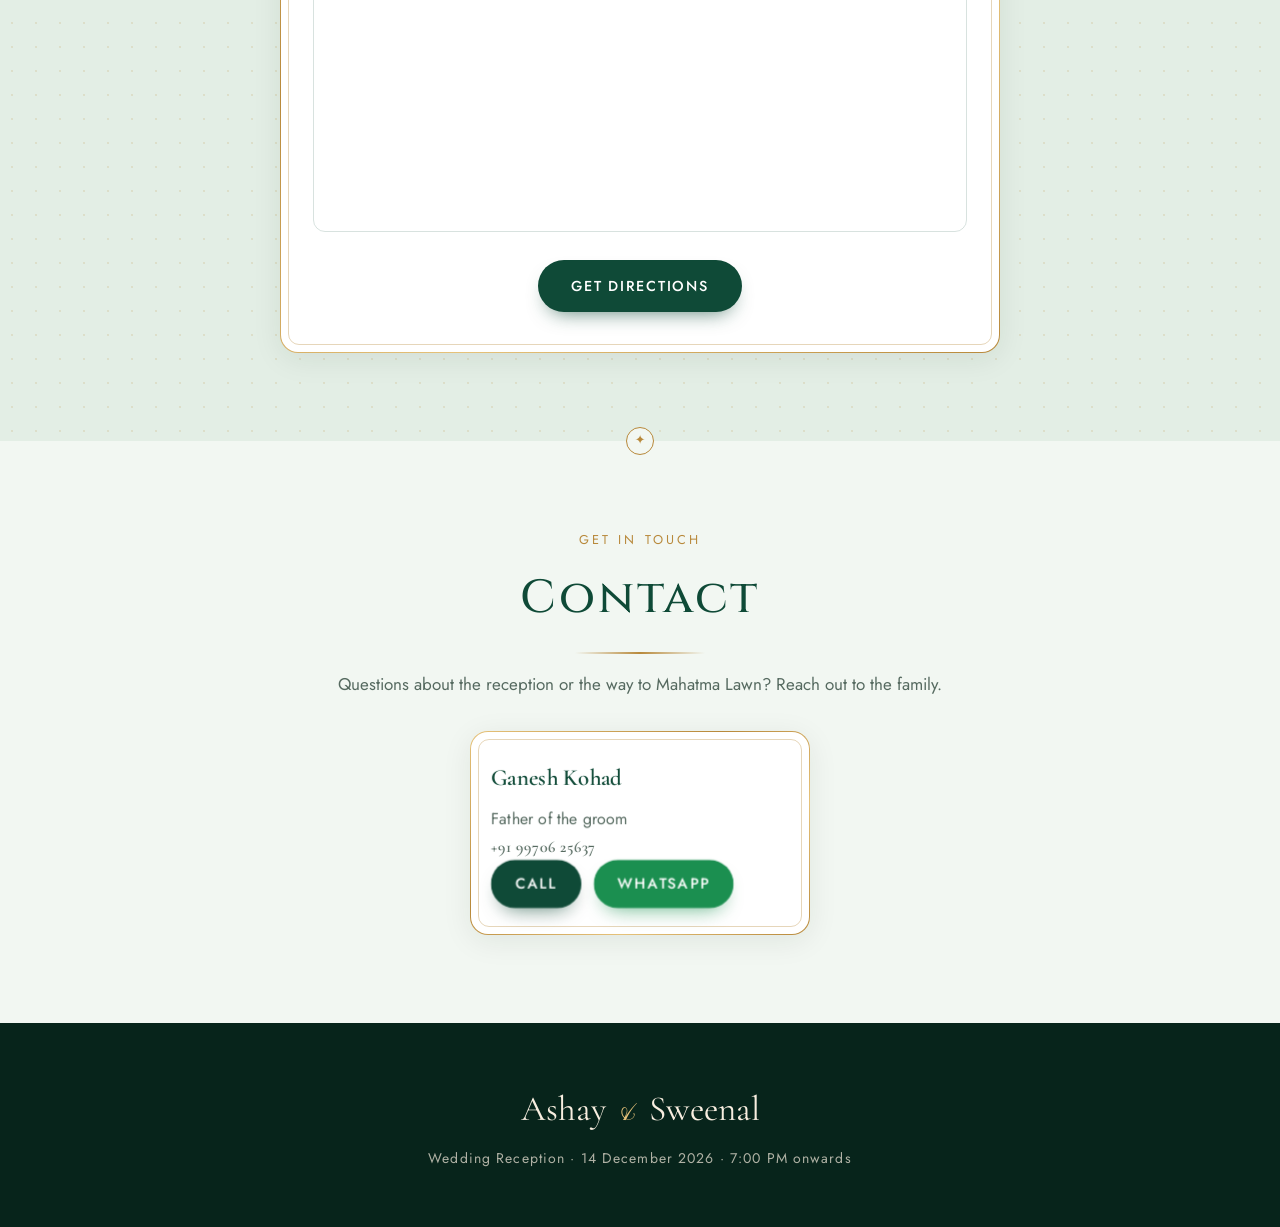
<file: groom/index.html>
<!DOCTYPE html>
<html lang="en">
  <head>
    <meta charset="UTF-8" />
    <meta name="viewport" content="width=device-width, initial-scale=1.0, maximum-scale=1.0, user-scalable=no" />
    <meta name="description" content="Monday, 14 December 2026 · 7:00 PM onwards · Mahatma Lawn, Wardha. You are invited!" />
    <title>Wedding Reception Invitation · Ashay &amp; Sweenal</title>
    <meta property="og:type" content="website" />
    <meta property="og:url" content="https://sweenal-ashay.pages.dev/groom/" />
    <meta property="og:locale" content="en_IN" />
    <meta property="og:site_name" content="Ashay &amp; Sweenal" />
    <meta property="og:title" content="Wedding Reception Invitation · Ashay &amp; Sweenal" />
    <meta property="og:description" content="Monday, 14 December 2026 · 7:00 PM onwards · Mahatma Lawn, Wardha. You are invited!" />
    <meta property="og:image" content="https://sweenal-ashay.pages.dev/images/share-reception-2.jpg" />
    <meta property="og:image:type" content="image/jpeg" />
    <meta property="og:image:width" content="1200" />
    <meta property="og:image:height" content="630" />
    <meta property="og:image:alt" content="Wedding reception card for Ashay &amp; Sweenal: Monday, 14 December 2026, 7:00 PM onwards, Mahatma Lawn, Wardha" />
    <meta name="twitter:card" content="summary_large_image" />
    <meta name="twitter:title" content="Wedding Reception Invitation · Ashay &amp; Sweenal" />
    <meta name="twitter:description" content="Monday, 14 December 2026 · 7:00 PM onwards · Mahatma Lawn, Wardha. You are invited!" />
    <meta name="twitter:image" content="https://sweenal-ashay.pages.dev/images/share-reception-2.jpg" />
    <link rel="canonical" href="https://sweenal-ashay.pages.dev/groom/" />
    <link rel="icon" href="../favicon.ico" sizes="48x48" />
    <link rel="icon" type="image/png" sizes="32x32" href="../favicon-32.png" />
    <link rel="icon" type="image/png" sizes="16x16" href="../favicon-16.png" />
    <link rel="apple-touch-icon" href="../apple-touch-icon.png" />
    <meta name="theme-color" content="#07241b" />
    <script>
      document.documentElement.classList.add("js");
    </script>
    <link rel="preconnect" href="https://fonts.googleapis.com" />
    <link rel="preconnect" href="https://fonts.gstatic.com" crossorigin />
    <link
      rel="stylesheet"
      href="https://fonts.googleapis.com/css2?family=Cormorant+Garamond:ital,wght@0,500;0,600;1,500&family=Cinzel:wght@500;600&family=Pinyon+Script&family=Jost:wght@400;500&family=Tiro+Devanagari+Sanskrit&display=swap"
    />
    <link rel="preload" as="image" href="../images/ganeshji.jpg" />
    <link rel="stylesheet" href="../css/styles.css" />
  </head>
  <body>
    <div class="invite is-loading" id="invite">
      <div class="invite-flap invite-flap-left" aria-hidden="true">
        <span class="door-panel"></span>
        <span class="door-studs"></span>
        <span class="door-hinges"></span>
        <span class="door-ring"></span>
      </div>
      <div class="invite-flap invite-flap-right" aria-hidden="true">
        <span class="door-panel"></span>
        <span class="door-studs"></span>
        <span class="door-hinges"></span>
        <span class="door-ring"></span>
      </div>
      <div class="invite-front">
        <button type="button" class="invite-seal" id="invite-seal" aria-label="Open the invitation from Ashay and Sweenal">
          A<span>&amp;</span>S
        </button>
        <p class="invite-hint" aria-hidden="true">Loading…</p>
      </div>
    </div>

    <main>
      <section class="hero" id="home">
        <canvas class="hero-canvas" id="petals" aria-hidden="true"></canvas>
        <div class="hero-stage">
          <div class="hero-card" id="hero-card">
            <div class="hero-arch" aria-hidden="true"></div>
            <div class="ganesh">
              <div class="ganesh-medallion">
                <img src="../images/ganeshji.jpg" width="413" height="440"
                  alt="Lord Ganesha seated on a pink lotus" />
              </div>
              <p class="ganesh-mantra" lang="sa">॥ श्री गणेशाय नमः ॥</p>
            </div>
            <p class="hero-eyebrow">The wedding reception of</p>
            <h1>
              Ashay
              <span class="hero-amp">&amp;</span>
              Sweenal
            </h1>
            <div class="hero-sub-row">
              <img class="hero-art" src="../images/reception-couple.png" width="524" height="560" decoding="async" alt="" />
              <p class="hero-sub">welcome you to celebrate</p>
              <img class="hero-art hero-art-flip" src="../images/reception-couple.png" width="524" height="560" decoding="async" alt="" />
            </div>
            <div class="divider" aria-hidden="true"><span>✦</span></div>
            <p class="hero-date">14 December 2026 &middot; 7:00 PM onwards</p>
            <p class="hero-place">Mahatma Lawn, Wardha</p>
            <div class="scratch" id="scratch" role="button" tabindex="0" aria-label="Scratch the gold foil to reveal a message. Press Enter to reveal it.">
              <p class="scratch-text"><small>Join us in our joy</small>You are invited</p>
              <canvas class="scratch-canvas" id="scratch-canvas" aria-hidden="true"></canvas>
            </div>

            <div class="countdown" id="countdown" data-end="2026-12-15T00:00:00+05:30" data-target="2026-12-14T19:00:00+05:30" aria-live="polite">
              <div class="cd-unit"><span id="cd-days">--</span><small>Days</small></div>
              <div class="cd-unit"><span id="cd-hours">--</span><small>Hours</small></div>
              <div class="cd-unit"><span id="cd-mins">--</span><small>Minutes</small></div>
              <div class="cd-unit"><span id="cd-secs">--</span><small>Seconds</small></div>
            </div>

            <div class="hosts">
              <p class="hosts-lead">The Kohad family invites you</p>
              <div class="hosts-row">
                <div class="hosts-family">
                  <small>Son of</small>
                  <strong>Mrs. Chanda Kohad</strong>
                  <strong>Mr. Ganesh Kohad</strong>
                </div>
              </div>
            </div>
          </div>
        </div>
        <a class="scroll-cue" href="#reception" aria-label="Scroll to the reception details"
          ><span></span
        ></a>
      </section>

      <section class="section reveal" id="reception">
        <p class="section-eyebrow">You are invited to</p>
        <h2>The Reception</h2>

        <div class="event-day">
          <h3 class="day-heading">Monday · 14 December 2026</h3>
          <div class="event-grid event-grid-single">
            <article class="event-card event-reception" data-tilt>
              <img class="event-art" src="../images/reception-couple.png" width="524" height="560" loading="lazy" decoding="async" alt="" />
              <p class="event-time">Evening · 7:00 PM onwards</p>
              <h4>Wedding Reception</h4>
              <p class="event-theme">Designer &amp; sophisticated</p>
              <p>Mahatma Lawn, Wardha</p>
              <p class="event-dress">Dress code: designer saree · formal suit or blazer</p>
            </article>
          </div>
        </div>

        <div class="event-actions">
          <button
            type="button"
            class="btn btn-primary"
            id="add-calendar"
            data-title="Ashay &amp; Sweenal's Wedding Reception"
            data-start="2026-12-14T19:00:00+05:30"
            data-location="Mahatma Lawn, Wardha, Maharashtra"
            data-description="Wedding Reception. Dress code: designer saree · formal suit or blazer."
            data-file="sweenal-ashay-reception.ics"
          >
            Add to calendar
          </button>
          <button
            type="button"
            class="btn btn-outline"
            id="share-invite"
            data-title="Ashay &amp; Sweenal's Wedding Reception"
            data-text="You are invited to Ashay &amp; Sweenal's wedding reception on 14 December 2026, from 7:00 PM onwards, at Mahatma Lawn, Wardha."
          >
            Share
          </button>
        </div>
        <p class="share-note" id="share-note" role="status"></p>
      </section>

      <section class="section section-tinted reveal" id="story">
        <p class="section-eyebrow">How it began</p>
        <h2>Our Story</h2>
        <p class="section-lead">A few moments that brought us to this day.</p>

        <ol class="timeline" id="timeline">
          <li class="moment">
            <figure class="photo-placeholder" data-tilt>
              <img src="../images/story/1.jpg" width="600" height="750" loading="lazy" decoding="async"
                alt="The two of us laughing together at a cafe, with a heart-shaped frame behind us" />
            </figure>
            <div class="moment-text">
              <p class="moment-date"><span class="moment-icon" aria-hidden="true">✉</span> 30 October 2025</p>
              <h3>It all began with a message from Sweenal on Instagram.</h3>
              <p>It all began when Sweenal sent the first message on Instagram. What started as a chat, turned into friendship, love, and now — forever.</p>
            </div>
          </li>
          <li class="moment">
            <figure class="photo-placeholder" data-tilt>
              <img src="../images/story/2.jpg" width="600" height="750" loading="lazy" decoding="async"
                alt="A close selfie of the two of us, dressed up and smiling" />
            </figure>
            <div class="moment-text">
              <p class="moment-date"><span class="moment-icon" aria-hidden="true">☕</span> 12 November 2025</p>
              <h3>After talking with our parents, we met for the first time at Bamboo House in Pune.</h3>
              <p>After getting approval from our parents, we met for the very first time at Bamboo House, Pune — a meeting that turned a beautiful conversation into a beautiful connection.</p>
            </div>
          </li>
          <li class="moment">
            <figure class="photo-placeholder" data-tilt>
              <img src="../images/story/3-engagement.jpg" width="600" height="750" loading="lazy" decoding="async"
                alt="A close-up of our hands with the engagement rings, in embroidered and navy gold-motif outfits" />
            </figure>
            <div class="moment-text">
              <p class="moment-date"><span class="moment-icon" aria-hidden="true">💍</span> 23 January 2026</p>
              <h3>We got engaged, and the journey to forever officially began.</h3>
              <p>After we met and our families met, we got that cute little feeling in our hearts — this is it! So we got engaged and officially began our beautiful journey to forever and ever.</p>
            </div>
          </li>
          <li class="moment">
            <figure class="photo-placeholder" data-tilt>
              <img src="../images/story/4-sula.jpg" width="600" height="750" loading="lazy" decoding="async"
                alt="The two of us hugging in front of a giant wine bottle" />
            </figure>
            <div class="moment-text">
              <p class="moment-date"><span class="moment-icon" aria-hidden="true">🍇</span> Our first trip together</p>
              <h3>Our first journey together took us to Nashik and Sula Wines.</h3>
              <p>Our first journey together took us to the scenic vineyards of Nashik and Sula Wines, where we toasted to love and created our first beautiful memories together.</p>
            </div>
          </li>
          <li class="moment moment-final">
            <img class="moment-art" src="../images/varmala.png" width="616" height="640" loading="lazy" decoding="async" alt="" />
            <div class="moment-text">
              <p class="moment-date">14 December 2026</p>
              <h3>Now we're ready to begin our next chapter, and we'd love for you to celebrate it in Wardha.</h3>
              <p>
                After so many beautiful memories together, our forever is finally starting.
                We are so excited to begin our next chapter as one. Come celebrate this
                special new beginning with us in Wardha. We can't wait to see you there!
              </p>
            </div>
          </li>
        </ol>
      </section>

      <section class="section reveal" id="memories">
        <p class="section-eyebrow">Moments we treasure</p>
        <h2>Memories</h2>
        <p class="section-lead">Tap a photo to see it up close.</p>
        <div class="carousel">
          <div class="carousel-ring" style="--n: 7">
            <button type="button" class="photo-placeholder memory" style="--i: 0" data-caption="Laughing together" data-full="../images/memories/1.jpg">
              <img src="../images/memories/1-thumb.jpg" width="480" height="600" loading="lazy" decoding="async"
                alt="A close selfie of the two of us smiling at each other" />
            </button>
            <button type="button" class="photo-placeholder memory" style="--i: 1" data-caption="Evening in yellow" data-full="../images/memories/2.jpg">
              <img src="../images/memories/2-thumb.jpg" width="480" height="600" loading="lazy" decoding="async"
                alt="The two of us sitting together, one in a mustard-yellow suit" />
            </button>
            <button type="button" class="photo-placeholder memory" style="--i: 2" data-caption="Mirror selfie" data-full="../images/memories/3.jpg">
              <img src="../images/memories/3-thumb.jpg" width="480" height="600" loading="lazy" decoding="async"
                alt="A mirror selfie of the two of us, smiling, with a yellow dupatta and a dark printed kurta" />
            </button>
            <button type="button" class="photo-placeholder memory" style="--i: 3" data-caption="A furry friend" data-full="../images/memories/4.jpg">
              <img src="../images/memories/4-thumb.jpg" width="480" height="600" loading="lazy" decoding="async"
                alt="Smiling with a fluffy dog on a cafe sofa" />
            </button>
            <button type="button" class="photo-placeholder memory" style="--i: 4" data-caption="Elegance in navy" data-full="../images/memories/5.jpg">
              <img src="../images/memories/5-thumb.jpg" width="480" height="600" loading="lazy" decoding="async"
                alt="Standing by a window in a navy and gold saree" />
            </button>
            <button type="button" class="photo-placeholder memory" style="--i: 5" data-caption="Dressed up together" data-full="../images/memories/6.jpg">
              <img src="../images/memories/6-thumb.jpg" width="480" height="600" loading="lazy" decoding="async"
                alt="The two of us in traditional outfits by a tall window" />
            </button>
            <button type="button" class="photo-placeholder memory" style="--i: 6" data-caption="Sitting pretty" data-full="../images/memories/7.jpg">
              <img src="../images/memories/7-thumb.jpg" width="480" height="600" loading="lazy" decoding="async"
                alt="Seated in a navy saree with gold motifs" />
            </button>
          </div>
        </div>
      </section>

      <section class="section section-tinted reveal" id="venue">
        <p class="section-eyebrow">Where</p>
        <h2>Venue</h2>
        <div class="venue-card">
          <h3>Mahatma Lawn</h3>
          <p>Wardha, Maharashtra</p>
          <div class="map-embed">
            <iframe
              src="https://www.google.com/maps/embed?pb=!1m18!1m12!1m3!1d3730.8893936188315!2d78.61679677502359!3d20.75527668082651!2m3!1f0!2f0!3f0!3m2!1i1024!2i768!4f13.1!3m3!1m2!1s0x3bd47ff1d2a0ea47%3A0x7de635c0a2eb204a!2sMahatma%20hall%20and%20lawn!5e0!3m2!1sen!2sin!4v1793254565420!5m2!1sen!2sin"
              title="Map to Mahatma Lawn, Wardha"
              allowfullscreen
              loading="lazy"
              referrerpolicy="strict-origin-when-cross-origin"
            ></iframe>
          </div>
          <a
            class="btn btn-primary"
            href="https://share.google/Gu4YxBaVj1E0W4qRq"
            target="_blank"
            rel="noopener"
            >Get directions</a
          >
        </div>
      </section>

      <section class="section reveal" id="contact">
        <p class="section-eyebrow">Get in touch</p>
        <h2>Contact</h2>
        <p class="section-lead">Questions about the reception or the way to Mahatma Lawn? Reach out to the family.</p>
        <div class="info-grid contact-grid">
          <div class="info-card" data-tilt>
            <h3>Ganesh Kohad</h3>
            <p class="contact-role">Father of the groom</p>
            <p class="contact-number">+91 99706 25637</p>
            <div class="contact-actions">
              <a class="btn btn-primary" href="tel:+919970625637">Call</a>
              <a
                class="btn btn-whatsapp"
                href="https://wa.me/919970625637?text=Hello%2C%20I%27m%20writing%20about%20Ashay%20%26%20Sweenal%27s%20wedding%20reception."
                target="_blank"
                rel="noopener"
                >WhatsApp</a
              >
            </div>
          </div>
        </div>
      </section>
    </main>

    <footer class="site-footer">
      <p class="footer-names">Ashay <span>&amp;</span> Sweenal</p>
      <p>Wedding Reception · 14 December 2026 · 7:00 PM onwards</p>
    </footer>

    <dialog class="lightbox" id="lightbox" aria-label="Memories">
      <button type="button" class="lightbox-close" aria-label="Close">×</button>
      <button type="button" class="lightbox-nav lightbox-prev" aria-label="Previous photo">‹</button>
      <figure class="lightbox-stage">
        <div class="lightbox-media" id="lightbox-media"></div>
        <figcaption>
          <span id="lightbox-caption"></span>
          <small id="lightbox-count"></small>
        </figcaption>
      </figure>
      <button type="button" class="lightbox-nav lightbox-next" aria-label="Next photo">›</button>
    </dialog>

    <audio id="music" src="../audio/music.m4a" preload="none"></audio>
    <button type="button" class="music-toggle" id="music-toggle" aria-pressed="false" aria-label="Play music">
      <span aria-hidden="true">&#9834;</span>
    </button>

    <script src="../js/main.js"></script>
  </body>
</html>
</file>
<file: css/styles.css>
*,
*::before,
*::after {
  box-sizing: border-box;
}

:root {
  --color-bg: #f2f7f2;
  --color-surface: #ffffff;
  --color-tint: #e3eee5;
  --color-text: #14261e;
  --color-muted: #566a60;
  --color-accent: #0f4a37;
  --color-accent-hover: #0a3527;
  --color-gold: #b8893b;
  --color-gold-light: #e6c27a;
  --color-blush: #f7dde0;
  --color-sage: #e2e8d2;
  --color-green: #24402f;
  --color-night: #07241b;
  --color-whatsapp: #1b8f50;
  --color-night-2: #0f4a37;
  --color-on-dark: #f8eee0;
  --color-line: rgba(15, 74, 55, 0.16);
  --swatch-yellow: #f5c542;
  --swatch-orange: #f08a2c;
  --swatch-pink: #ec7a9c;
  --font-serif: "Cormorant Garamond", Georgia, serif;
  --font-display: "Cinzel", "Cormorant Garamond", Georgia, serif;
  --font-script: "Pinyon Script", cursive;
  --font-devanagari: "Tiro Devanagari Sanskrit", "Noto Serif Devanagari", serif;
  --font-sans: "Jost", system-ui, -apple-system, "Segoe UI", Roboto, sans-serif;
  --max-width: 1080px;
  --radius: 18px;
  --shadow: 0 6px 30px rgba(7, 36, 27, 0.08);
  --shadow-deep: 0 30px 60px -20px rgba(7, 36, 27, 0.35);
  --ease-out: cubic-bezier(0.22, 1, 0.36, 1);
}

html {
  scroll-behavior: smooth;
  overflow-x: hidden;
  overscroll-behavior-x: none;
}

body {
  margin: 0;
  font-family: var(--font-sans);
  font-size: 1.0625rem;
  line-height: 1.7;
  color: var(--color-text);
  background: var(--color-bg);
  overflow-x: hidden;
  overflow-x: clip;
  /* only vertical panning: no sideways sliding and no pinch-zoom (swipes in the photo viewer still reach the script) */
  touch-action: pan-y;
}

img {
  max-width: 100%;
  display: block;
}

a {
  color: var(--color-accent);
}

/* Opening invitation: a pair of palace doors with a gold seam and a seal; tap the seal and they swing open */

.invite {
  display: none;
}

.js .invite {
  --seal: 118px;
  display: block;
  position: fixed;
  inset: 0;
  z-index: 100;
  perspective: 1800px;
  perspective-origin: 50% 50%;
}

.js .invite[hidden] {
  display: none;
}

.js.invite-open .invite {
  pointer-events: none;
}

html.js:not(.invite-open) {
  overflow: hidden;
}

.invite-flap {
  position: absolute;
  top: 0;
  bottom: 0;
  width: 50%;
  overflow: hidden;
  background:
    radial-gradient(ellipse at 100% 50%, rgba(184, 137, 59, 0.28), transparent 65%),
    linear-gradient(180deg, var(--color-night-2), var(--color-night));
  transition:
    transform 1.8s cubic-bezier(0.65, 0, 0.25, 1),
    opacity 0.5s 1.3s;
}

/* the vertical divider where the two doors meet: a double gold line */
.invite-flap-left {
  left: 0;
  transform-origin: 0 50%;
  border-right: 8px double var(--color-gold);
}

.invite-flap-right {
  right: 0;
  transform-origin: 100% 50%;
  border-left: 8px double var(--color-gold);
  background:
    radial-gradient(ellipse at 0% 50%, rgba(184, 137, 59, 0.28), transparent 65%),
    linear-gradient(180deg, var(--color-night-2), var(--color-night));
}

/* gold frame that runs across both doors */
.invite-flap::before {
  content: "";
  position: absolute;
  inset: 14px 0 14px 14px;
  border: 1px solid rgba(230, 194, 122, 0.5);
  border-right: 0;
  border-radius: 10px 0 0 10px;
}

.invite-flap-right::before {
  inset: 14px 14px 14px 0;
  border: 1px solid rgba(230, 194, 122, 0.5);
  border-left: 0;
  border-radius: 0 10px 10px 0;
}

/* shading that deepens as each door swings away */
.invite-flap::after {
  content: "";
  position: absolute;
  inset: 0;
  background: linear-gradient(90deg, transparent, rgba(0, 0, 0, 0.55));
  opacity: 0;
  transition: opacity 1.8s;
}

.invite-flap-right::after {
  background: linear-gradient(270deg, transparent, rgba(0, 0, 0, 0.55));
}

/* carved arch panel: the two panels join into one arch when the doors are shut */
.door-panel {
  position: absolute;
  top: 34px;
  bottom: 34px;
  left: clamp(28px, 8vw, 56px);
  right: 22px;
  border: 2px solid var(--color-gold);
  border-radius: 100vw 0 0 0;
  background:
    linear-gradient(180deg, rgba(15, 74, 55, 0.5), rgba(7, 36, 27, 0.15));
  box-shadow:
    inset 0 0 0 6px var(--color-night),
    inset 0 0 0 7px rgba(230, 194, 122, 0.55),
    inset 0 0 40px rgba(0, 0, 0, 0.45);
}

.invite-flap-right .door-panel {
  left: 22px;
  right: clamp(28px, 8vw, 56px);
  border-radius: 0 100vw 0 0;
  background:
    linear-gradient(180deg, rgba(15, 74, 55, 0.5), rgba(7, 36, 27, 0.15));
}

/* a column of brass studs beside the seam */
.door-studs {
  position: absolute;
  top: 12px;
  bottom: 12px;
  right: 6px;
  width: 12px;
  background: radial-gradient(circle, var(--color-gold-light) 0 1.5px, var(--color-gold) 2.5px, transparent 3.5px) 50% 0 / 12px 26px repeat-y;
}

.invite-flap-right .door-studs {
  right: auto;
  left: 6px;
}

/* three gold hinge plates on the outer edge */
.door-hinges {
  position: absolute;
  top: 0;
  bottom: 0;
  left: 0;
  width: 14px;
  background:
    linear-gradient(90deg, var(--color-gold-light), var(--color-gold)) 0 16% / 100% 34px no-repeat,
    linear-gradient(90deg, var(--color-gold-light), var(--color-gold)) 0 50% / 100% 34px no-repeat,
    linear-gradient(90deg, var(--color-gold-light), var(--color-gold)) 0 84% / 100% 34px no-repeat;
  border-radius: 0 4px 4px 0;
  opacity: 0.85;
}

.invite-flap-right .door-hinges {
  left: auto;
  right: 0;
  border-radius: 4px 0 0 4px;
}

/* brass door ring beside the seam, below the seal */
.door-ring {
  position: absolute;
  top: 70%;
  right: 22px;
  width: 36px;
  height: 36px;
  border: 4px solid var(--color-gold);
  border-radius: 50%;
  background: radial-gradient(circle, transparent 55%, rgba(0, 0, 0, 0.35));
  box-shadow:
    0 6px 10px rgba(0, 0, 0, 0.5),
    inset 0 0 0 1px var(--color-gold-light);
}

.invite-flap-right .door-ring {
  right: auto;
  left: 22px;
}

.invite-front {
  position: absolute;
  inset: 0;
  color: var(--color-on-dark);
  text-align: center;
  pointer-events: none;
  transition: opacity 0.5s, transform 0.6s var(--ease-out);
}

.door-spark {
  position: absolute;
  left: var(--x);
  top: var(--y);
  width: var(--size);
  height: var(--size);
  margin: calc(var(--size) / -2) 0 0 calc(var(--size) / -2);
  background: var(--color-gold-light);
  clip-path: polygon(50% 0, 62% 38%, 100% 50%, 62% 62%, 50% 100%, 38% 62%, 0 50%, 38% 38%);
  opacity: 0;
  animation: door-twinkle var(--dur) ease-in-out var(--delay) infinite;
}

@keyframes door-twinkle {
  0%,
  100% {
    opacity: 0;
    transform: scale(0.2) rotate(0deg);
  }
  50% {
    opacity: 0.95;
    transform: scale(1) rotate(45deg);
  }
}

.invite-seal {
  position: absolute;
  top: calc(50% - var(--seal) / 2);
  left: calc(50% - var(--seal) / 2);
  display: grid;
  place-items: center;
  grid-auto-flow: column;
  width: var(--seal);
  height: var(--seal);
  padding: 0;
  border: 0;
  border-radius: 50%;
  background: radial-gradient(circle at 35% 30%, #f8e3a8, var(--color-gold) 55%, #7d5a1f);
  box-shadow:
    0 0 0 6px rgba(230, 194, 122, 0.18),
    0 0 0 7px rgba(230, 194, 122, 0.55),
    inset 0 -6px 12px rgba(0, 0, 0, 0.3),
    0 18px 40px rgba(0, 0, 0, 0.55);
  font-family: var(--font-serif);
  font-size: 2.3rem;
  font-weight: 600;
  color: var(--color-night);
  cursor: pointer;
  pointer-events: auto;
  animation: seal-pulse 2.4s ease-in-out infinite;
  transition: transform 0.5s var(--ease-out), opacity 0.4s;
}

.invite-seal::before {
  content: "";
  position: absolute;
  inset: 9px;
  border: 1px dashed rgba(7, 36, 27, 0.5);
  border-radius: 50%;
}

.is-loading .invite-seal {
  animation: none;
  opacity: 0.75;
  cursor: progress;
}

.is-loading .invite-seal::before {
  animation: seal-spin 2.4s linear infinite;
}

.invite-seal span {
  margin: 0 0.05em;
  font-family: var(--font-script);
  font-weight: 400;
  color: var(--color-accent-hover);
}

.invite-seal:focus-visible {
  outline: 2px solid var(--color-gold-light);
  outline-offset: 10px;
}

.invite-hint {
  position: absolute;
  top: calc(50% + var(--seal) / 2 + 1.75rem);
  left: 0;
  right: 0;
  margin: 0;
  font-size: 0.7rem;
  letter-spacing: 0.3em;
  text-transform: uppercase;
  color: rgba(248, 238, 224, 0.75);
  animation: hint-fade 2.4s ease-in-out infinite;
}

.invite-open .invite-seal {
  animation: none;
  transform: scale(1.35);
  opacity: 0;
}

.invite-open .invite-front {
  opacity: 0;
  transform: scale(1.08);
}

/* doors open inwards, hinged at the outer edges */
.invite-open .invite-flap-left {
  transform: rotateY(78deg);
  opacity: 0;
}

.invite-open .invite-flap-right {
  transform: rotateY(-78deg);
  opacity: 0;
}

.invite-open .invite-flap::after {
  opacity: 1;
}

@keyframes seal-pulse {
  50% {
    transform: scale(1.06);
    box-shadow:
      0 0 0 10px rgba(230, 194, 122, 0.12),
      0 0 0 11px rgba(230, 194, 122, 0.45),
      inset 0 -6px 12px rgba(0, 0, 0, 0.3),
      0 18px 50px rgba(230, 194, 122, 0.35);
  }
}

@keyframes seal-spin {
  to {
    transform: rotate(360deg);
  }
}

@keyframes hint-fade {
  50% {
    opacity: 0.35;
  }
}

@keyframes reveal-glow {
  50% {
    text-shadow: 0 0 18px rgba(230, 194, 122, 0.7);
  }
}

@keyframes petal-burst {
  from {
    opacity: 1;
    transform: translate(0, 0) rotate(0deg);
  }
  to {
    opacity: 0;
    transform: translate(var(--dx), var(--dy)) rotate(var(--rot));
  }
}

/* Hero */

.hero {
  position: relative;
  display: grid;
  place-items: center;
  min-height: 100svh;
  padding: 3rem 1.25rem 5rem;
  overflow: hidden;
  text-align: center;
  color: var(--color-on-dark);
  background:
    radial-gradient(ellipse at 50% 35%, rgba(184, 137, 59, 0.22), transparent 60%),
    radial-gradient(ellipse at 50% 120%, var(--color-night-2), transparent 70%),
    var(--color-night);
  background-position: 50% 50%;
  background-size: 100% 100%;
}

/* When the doors open the hero comes alive behind them: the camera pushes in, a burst of gold light
   spreads from the seam, soft light drifts and gold dust rises. It all stays behind the card. */
.js.invite-open .hero {
  animation: hero-push-in 3.2s var(--ease-out) backwards;
}

.hero::before,
.hero::after {
  content: "";
  position: absolute;
  inset: 0;
  z-index: 0;
  pointer-events: none;
  opacity: 0;
}

.hero::before {
  inset: -20%;
  background:
    radial-gradient(circle at 20% 30%, rgba(230, 194, 122, 0.2), transparent 38%),
    radial-gradient(circle at 82% 62%, rgba(230, 194, 122, 0.16), transparent 42%),
    radial-gradient(circle at 50% 100%, rgba(95, 190, 150, 0.18), transparent 45%);
}

.hero::after {
  background:
    radial-gradient(circle, rgba(230, 194, 122, 0.7) 0 1.5px, transparent 2.2px) 0 0 / 200px 260px,
    radial-gradient(circle, rgba(255, 236, 190, 0.5) 0 1px, transparent 1.8px) 90px 130px / 310px 340px;
  -webkit-mask: linear-gradient(180deg, transparent, #000 25%, #000 75%, transparent);
  mask: linear-gradient(180deg, transparent, #000 25%, #000 75%, transparent);
}

.js.invite-open .hero::before {
  animation:
    hero-lights-in 2.6s ease-out 0.4s forwards,
    hero-lights-drift 16s ease-in-out 3s infinite alternate;
}

.js.invite-open .hero::after {
  animation:
    hero-dust-in 2.4s ease-out 0.9s forwards,
    hero-dust-rise 28s linear infinite;
}

.hero-stage {
  z-index: 1;
}

.hero-stage::before {
  content: "";
  position: absolute;
  z-index: -1;
  top: 50%;
  left: 50%;
  width: 170vmax;
  height: 170vmax;
  border-radius: 50%;
  background: radial-gradient(circle, rgba(255, 236, 190, 0.75), rgba(230, 194, 122, 0.35) 18%, transparent 55%);
  transform: translate(-50%, -50%) scale(0);
  opacity: 0;
  pointer-events: none;
}

.js.invite-open .hero-stage::before {
  animation: seam-light 2.2s cubic-bezier(0.2, 0.7, 0.2, 1) 0.15s forwards;
}

/* fixed to the screen, so the petals keep falling all the way down the page to the footer */
.hero-canvas {
  position: fixed;
  inset: 0;
  z-index: 6;
  width: 100%;
  height: 100%;
  pointer-events: none;
  opacity: 0;
  transition: opacity 1.2s;
}

.is-petalling .hero-canvas {
  opacity: 1;
}

.hero-stage {
  position: relative;
  perspective: 1200px;
}

.hero-card {
  position: relative;
  padding: 3.25rem clamp(1.5rem, 6vw, 4.5rem) 3.5rem;
  transform-style: preserve-3d;
  transform: rotateX(var(--rx, 0deg)) rotateY(var(--ry, 0deg));
  transition: transform 0.6s var(--ease-out);
  animation: hero-enter 1.6s var(--ease-out) backwards;
}

.js:not(.invite-open) .hero-card {
  opacity: 0;
  animation: none;
}

.js.invite-open .hero-card {
  animation: hero-enter 1.6s var(--ease-out) 0.6s backwards;
}

.hero-card > * {
  transform: translateZ(50px);
}

.hero-card h1 {
  transform: translateZ(110px);
}

.hero-arch {
  position: absolute;
  inset: 0;
  border: 1px solid rgba(230, 194, 122, 0.45);
  border-radius: 260px 260px var(--radius) var(--radius);
  background: linear-gradient(180deg, rgba(255, 255, 255, 0.05), rgba(255, 255, 255, 0.01));
  box-shadow:
    inset 0 0 0 8px rgba(230, 194, 122, 0.06),
    0 40px 80px -30px rgba(0, 0, 0, 0.6);
  transform: translateZ(-40px) !important;
}

.hero-arch::before {
  content: "";
  position: absolute;
  inset: 12px;
  border: 1px dashed rgba(230, 194, 122, 0.25);
  border-radius: inherit;
}

.hero-card > .ganesh {
  margin: 0 auto 0.75rem;
  transform: translateZ(120px);
}

.hero-card > .ganesh {
  position: relative;
  isolation: isolate;
}

/* slow gold light rays behind the medallion, never over it */
.hero-card > .ganesh::before {
  content: "";
  position: absolute;
  z-index: -1;
  top: -61px;
  left: 50%;
  width: 210px;
  height: 210px;
  margin-left: -105px;
  border-radius: 50%;
  background: repeating-conic-gradient(rgba(230, 194, 122, 0.28) 0 6deg, transparent 6deg 18deg);
  -webkit-mask: radial-gradient(circle, transparent 0 40%, #000 42%, transparent 70%);
  mask: radial-gradient(circle, transparent 0 40%, #000 42%, transparent 70%);
  animation: rays-spin 60s linear infinite;
}

.ganesh-medallion {
  width: 88px;
  height: 88px;
  margin: 0 auto 0.6rem;
  padding: 6px;
  border-radius: 50%;
  background: #fff;
  box-shadow:
    0 0 0 2px var(--color-gold-light),
    0 0 0 6px rgba(230, 194, 122, 0.18),
    0 0 0 7px rgba(230, 194, 122, 0.5),
    0 0 28px rgba(230, 194, 122, 0.45);
  animation: ganesh-glow 4s ease-in-out infinite;
}

.ganesh-medallion img {
  width: 100%;
  height: 100%;
  border-radius: 50%;
  object-fit: cover;
}

.ganesh-mantra {
  margin: 0;
  font-family: var(--font-devanagari);
  font-size: 1.05rem;
  letter-spacing: 0.04em;
  color: var(--color-gold-light);
}

@keyframes ganesh-glow {
  50% {
    box-shadow:
      0 0 0 2px var(--color-gold-light),
      0 0 0 6px rgba(230, 194, 122, 0.18),
      0 0 0 7px rgba(230, 194, 122, 0.5),
      0 0 44px rgba(230, 194, 122, 0.75);
  }
}

.hero-eyebrow,
.section-eyebrow {
  margin: 0 0 0.5rem;
  font-size: 0.8rem;
  text-transform: uppercase;
  letter-spacing: 0.24em;
  color: var(--color-gold);
}

.hero-eyebrow {
  color: var(--color-gold-light);
}

.hero h1 {
  /* the gold gradient only paints inside the element's box, so the script font's tails
     (the y in Ashay, the flourishes at the sides) need padding to stay visible; the negative margins keep the layout as it was */
  margin: calc(0.5rem - 0.08em) -0.15em calc(0.5rem - 0.35em);
  padding: 0.08em 0.15em 0.35em;
  font-family: var(--font-script);
  font-size: clamp(3.6rem, 13vw, 7rem);
  font-weight: 400;
  line-height: 1.15;
  background: linear-gradient(
    100deg,
    var(--color-on-dark) 20%,
    var(--color-gold-light) 42%,
    var(--color-surface) 50%,
    var(--color-gold-light) 58%,
    var(--color-on-dark) 80%
  );
  background-size: 250% 100%;
  -webkit-background-clip: text;
  background-clip: text;
  -webkit-text-fill-color: transparent;
  filter: drop-shadow(0 14px 22px rgba(0, 0, 0, 0.5));
  animation: name-shimmer 7s linear infinite;
}

.hero-amp {
  -webkit-text-fill-color: var(--color-gold-light);
  display: block;
  font-family: var(--font-script);
  font-size: 0.7em;
  line-height: 1.1;
  color: var(--color-gold-light);
}

.hero-sub-row {
  display: flex;
  align-items: center;
  justify-content: center;
  gap: clamp(0.5rem, 3vw, 1.5rem);
  margin-top: 0.75rem;
}

.hero-sub-row .hero-sub {
  margin: 0;
}

/* a small Varmala couple on each side of the line, the right one mirrored */
.hero-art {
  flex: none;
  width: clamp(46px, 15vw, 88px);
  height: auto;
  filter: drop-shadow(0 0 10px rgba(230, 194, 122, 0.4)) drop-shadow(0 8px 10px rgba(0, 0, 0, 0.45));
  animation: art-float 5s ease-in-out infinite;
}

.hero-art-flip {
  transform: scaleX(-1);
  animation-delay: -2.5s;
}

.hero-sub {
  margin: 0.75rem 0 0;
  font-family: var(--font-serif);
  font-style: italic;
  font-size: 1.35rem;
  color: rgba(248, 238, 224, 0.8);
}

.divider {
  display: flex;
  align-items: center;
  gap: 1rem;
  max-width: 220px;
  margin: 1.5rem auto;
  color: var(--color-gold);
}

.divider::before,
.divider::after {
  content: "";
  flex: 1;
  height: 1px;
  background: var(--color-gold);
  opacity: 0.6;
}

.hero-date {
  margin: 0;
  font-family: var(--font-serif);
  font-size: clamp(1.5rem, 4vw, 2.1rem);
  font-weight: 600;
}

.hosts {
  margin-top: 0.5rem;
  text-align: center;
}

.hosts-lead {
  margin: 0 0 0.75rem;
  font-family: var(--font-script);
  font-size: 1.5rem;
  color: var(--color-gold-light);
}

.hosts-row {
  display: grid;
  grid-template-columns: repeat(2, minmax(0, 1fr));
  max-width: 34rem;
  margin: 0 auto;
}

.hosts-family {
  display: flex;
  flex-direction: column;
  align-items: center;
  gap: 0.15rem;
  padding: 0 clamp(0.25rem, 2vw, 1rem);
  text-align: center;
}

.hosts-family:only-child {
  grid-column: 1 / -1;
}

.hosts-row .hosts-family + .hosts-family {
  border-left: 1px solid rgba(230, 194, 122, 0.4);
}

.hosts-family small {
  font-size: 0.75rem;
  letter-spacing: 0.18em;
  text-transform: uppercase;
  color: rgba(248, 238, 224, 0.7);
}

.hosts-family strong {
  font-family: var(--font-serif);
  font-size: 1.05rem;
  font-weight: 600;
}

.hero-place {
  margin: 0.25rem 0 1.5rem;
  letter-spacing: 0.18em;
  text-transform: uppercase;
  font-size: 0.85rem;
  color: rgba(248, 238, 224, 0.7);
}

.countdown {
  display: flex;
  justify-content: center;
  gap: clamp(0.5rem, 2.5vw, 1.25rem);
  margin-bottom: 1.75rem;
}

.cd-unit {
  min-width: 4.6rem;
  padding: 0.75rem 0.5rem 0.5rem;
  border: 1px solid rgba(230, 194, 122, 0.3);
  border-radius: 12px;
  background: linear-gradient(180deg, rgba(255, 255, 255, 0.09), rgba(255, 255, 255, 0.02));
  box-shadow: 0 12px 24px -12px rgba(0, 0, 0, 0.6);
  perspective: 300px;
}

.cd-unit span {
  display: block;
  font-family: var(--font-serif);
  font-size: clamp(1.9rem, 6vw, 2.6rem);
  font-weight: 600;
  line-height: 1;
  color: var(--color-gold-light);
  transform-origin: 50% 60%;
}

.cd-unit span.is-flipping {
  animation: digit-flip 0.55s var(--ease-out);
}

.cd-unit small {
  font-size: 0.65rem;
  letter-spacing: 0.18em;
  text-transform: uppercase;
  color: rgba(248, 238, 224, 0.65);
}

.scroll-cue {
  position: absolute;
  bottom: 1.5rem;
  left: 50%;
  width: 26px;
  height: 42px;
  margin-left: -13px;
  border: 1.5px solid rgba(230, 194, 122, 0.6);
  border-radius: 14px;
}

.scroll-cue span {
  position: absolute;
  top: 8px;
  left: 50%;
  width: 4px;
  height: 8px;
  margin-left: -2px;
  border-radius: 2px;
  background: var(--color-gold-light);
  animation: scroll-cue 1.8s ease-in-out infinite;
}

@keyframes hero-enter {
  from {
    opacity: 0;
    transform: rotateX(25deg) translateY(60px) scale(0.92);
  }
}

@keyframes hero-push-in {
  from {
    background-size: 170% 170%, 170% 170%, 100% 100%;
  }
}

@keyframes seam-light {
  0% {
    opacity: 0;
    transform: translate(-50%, -50%) scale(0);
  }
  25% {
    opacity: 1;
  }
  100% {
    opacity: 0;
    transform: translate(-50%, -50%) scale(1);
  }
}

@keyframes hero-lights-in {
  to {
    opacity: 1;
  }
}

@keyframes hero-lights-drift {
  from {
    transform: translate3d(-3%, -2%, 0) scale(1);
  }
  to {
    transform: translate3d(3%, 2%, 0) scale(1.12);
  }
}

@keyframes hero-dust-in {
  to {
    opacity: 0.5;
  }
}

@keyframes hero-dust-rise {
  to {
    background-position: 0 -780px, 90px -680px;
  }
}

@keyframes art-float {
  0%,
  100% {
    translate: 0 0;
    rotate: -2.5deg;
  }
  50% {
    translate: 0 -7px;
    rotate: 2.5deg;
  }
}

@keyframes name-shimmer {
  from {
    background-position: 100% 0;
  }
  to {
    background-position: -100% 0;
  }
}

@keyframes rays-spin {
  to {
    transform: rotate(360deg);
  }
}

@keyframes digit-flip {
  from {
    opacity: 0;
    transform: rotateX(-90deg);
  }
}

@keyframes scroll-cue {
  0% {
    opacity: 0;
    transform: translateY(0);
  }
  40% {
    opacity: 1;
  }
  100% {
    opacity: 0;
    transform: translateY(14px);
  }
}

/* scratch-off card: gold foil over "You are invited" */
.scratch {
  position: relative;
  display: grid;
  place-items: center;
  width: min(100%, 280px);
  height: 4.75rem;
  margin: 0 auto 1.5rem;
  overflow: hidden;
  border: 1px solid rgba(230, 194, 122, 0.45);
  border-radius: 12px;
  background: radial-gradient(ellipse at 50% 50%, var(--color-night-2), var(--color-night));
  cursor: pointer;
}

.scratch:focus-visible {
  outline: 2px solid var(--color-gold-light);
  outline-offset: 3px;
}

.scratch-text {
  margin: 0;
  font-family: var(--font-script);
  font-size: 1.9rem;
  line-height: 1.1;
  color: var(--color-gold-light);
}

.scratch-text small {
  display: block;
  font-family: var(--font-sans);
  font-size: 0.65rem;
  letter-spacing: 0.3em;
  text-transform: uppercase;
  color: rgba(248, 238, 224, 0.75);
}

.is-scratched .scratch-text {
  animation: reveal-glow 2.4s ease-in-out infinite;
}

.scratch-canvas {
  position: absolute;
  inset: 0;
  width: 100%;
  height: 100%;
  touch-action: none;
  transition: opacity 0.8s;
}

.is-scratched .scratch-canvas {
  opacity: 0;
  pointer-events: none;
}

/* petals that fly out from the scratch card when it is revealed */
.burst-petal {
  position: fixed;
  z-index: 120;
  left: var(--x);
  top: var(--y);
  width: 10px;
  pointer-events: none;
  height: 14px;
  border-radius: 0 100% 0 100%;
  background: var(--swatch-pink);
  animation: petal-burst var(--t) cubic-bezier(0.2, 0.7, 0.4, 1) forwards;
}

.burst-petal:nth-child(3n) {
  background: var(--swatch-orange);
}

.burst-petal:nth-child(3n + 1) {
  background: var(--swatch-yellow);
}

/* Buttons */

.btn {
  display: inline-block;
  padding: 0.8rem 2rem;
  border: 1px solid transparent;
  border-radius: 999px;
  font-family: var(--font-sans);
  font-size: 0.9rem;
  font-weight: 500;
  letter-spacing: 0.12em;
  text-transform: uppercase;
  text-decoration: none;
  cursor: pointer;
  transition: background 0.2s, color 0.2s, transform 0.2s var(--ease-out), box-shadow 0.2s;
}

.btn:hover {
  transform: translateY(-2px);
}

.btn-primary {
  color: #fff;
  background: var(--color-accent);
  box-shadow: 0 10px 20px -10px rgba(15, 74, 55, 0.7);
}

.btn-primary:hover {
  background: var(--color-accent-hover);
}

.btn-whatsapp {
  color: var(--color-surface);
  background: var(--color-whatsapp);
  box-shadow: 0 10px 20px -10px rgba(27, 143, 80, 0.7);
}

.btn-whatsapp:hover {
  box-shadow: 0 14px 26px -10px rgba(27, 143, 80, 0.85);
}

.btn-outline {
  color: var(--color-accent);
  border-color: var(--color-accent);
  background: transparent;
}

.btn-outline:hover {
  color: #fff;
  background: var(--color-accent);
}

/* Sections */

.section {
  position: relative;
  max-width: var(--max-width);
  margin: 0 auto;
  padding: 5.5rem 1.25rem;
  text-align: center;
}

.section-tinted {
  max-width: none;
  background:
    radial-gradient(rgba(184, 137, 59, 0.16) 1px, transparent 1.5px) 0 0 / 24px 24px,
    var(--color-tint);
}

.section::before {
  content: "✦";
  position: absolute;
  top: -14px;
  left: 50%;
  display: grid;
  place-items: center;
  width: 28px;
  height: 28px;
  margin-left: -14px;
  border: 1px solid var(--color-gold);
  border-radius: 50%;
  background: var(--color-bg);
  font-size: 0.8rem;
  line-height: 1;
  color: var(--color-gold);
}

.section-tinted::before {
  background: var(--color-tint);
}

.section-tinted > * {
  max-width: var(--max-width);
  margin-left: auto;
  margin-right: auto;
}

.section h2 {
  margin-top: 0;
  margin-bottom: 2.5rem;
  font-family: var(--font-display);
  font-size: clamp(1.9rem, 5vw, 2.9rem);
  font-weight: 500;
  letter-spacing: 0.06em;
  color: var(--color-accent);
}

.section h2::after {
  content: "";
  display: block;
  width: 0;
  height: 2px;
  margin: 0.9rem auto 0;
  background: linear-gradient(90deg, transparent, var(--color-gold), transparent);
  transition: width 1.2s var(--ease-out) 0.4s;
}

.reveal.is-visible h2::after {
  width: 130px;
}

.section-lead {
  margin: -1.5rem auto 2rem;
  color: var(--color-muted);
}

.reveal {
  opacity: 0;
  transform: perspective(1200px) translateY(60px) rotateX(4deg);
  transform-origin: 50% 0;
  transition: opacity 1s var(--ease-out), transform 1s var(--ease-out);
}

.reveal.is-visible {
  opacity: 1;
  transform: none;
}

/* 3D tilt, driven by --rx / --ry from main.js */

[data-tilt] {
  position: relative;
  transform: perspective(900px) rotateX(var(--rx, 0deg)) rotateY(var(--ry, 0deg));
  transform-style: preserve-3d;
  transition: transform 0.6s var(--ease-out), box-shadow 0.4s, translate 0.4s var(--ease-out);
}

[data-tilt].is-tilting {
  transition: transform 0.1s linear, box-shadow 0.4s, translate 0.4s var(--ease-out);
  box-shadow: var(--shadow-deep);
}

[data-tilt]::after {
  content: "";
  position: absolute;
  inset: 0;
  border-radius: inherit;
  background: radial-gradient(
    circle at var(--gx, 50%) var(--gy, 50%),
    rgba(255, 255, 255, 0.45),
    transparent 55%
  );
  opacity: 0;
  pointer-events: none;
  transition: opacity 0.4s;
}

[data-tilt].is-tilting::after {
  opacity: 1;
}

/* Story: a timeline whose line draws itself as you scroll */

.photo-placeholder {
  margin: 0;
  aspect-ratio: 4 / 5;
  display: flex;
  align-items: center;
  justify-content: center;
  background: linear-gradient(135deg, #e2ede4, #cfe0d4);
  border-radius: var(--radius);
  color: var(--color-muted);
  font-size: 0.875rem;
}

.timeline {
  --progress: 0;
  position: relative;
  max-width: 920px;
  margin: 3.5rem auto 0;
  padding: 0;
  list-style: none;
}

.timeline::before,
.timeline::after {
  content: "";
  position: absolute;
  top: 0;
  bottom: 0;
  left: 50%;
  width: 2px;
  margin-left: -1px;
  background: var(--color-line);
}

.timeline::after {
  background: linear-gradient(180deg, var(--color-gold-light), var(--color-gold));
  transform: scaleY(var(--progress));
  transform-origin: 50% 0;
}

.moment {
  position: relative;
  display: grid;
  grid-template-columns: 1fr 1fr;
  gap: 5rem;
  align-items: center;
  padding: 2.25rem 0;
  perspective: 1000px;
}

.moment::before {
  content: "";
  position: absolute;
  top: 50%;
  left: 50%;
  z-index: 1;
  width: 18px;
  height: 18px;
  margin: -9px 0 0 -9px;
  border: 2px solid var(--color-gold);
  border-radius: 50%;
  background: var(--color-bg);
  transition: background 0.5s, box-shadow 0.5s;
}

.moment.is-visible::before {
  background: var(--color-gold);
  box-shadow: 0 0 0 6px rgba(184, 137, 59, 0.18);
}

.moment > * {
  opacity: 0;
  translate: -50px 0;
  rotate: y 25deg;
  transition: opacity 0.9s var(--ease-out), translate 0.9s var(--ease-out), rotate 0.9s var(--ease-out);
}

.moment:nth-child(even) > * {
  translate: 50px 0;
  rotate: y -25deg;
}

.moment.is-visible > * {
  opacity: 1;
  translate: 0 0;
  rotate: none;
}

.moment .photo-placeholder {
  justify-self: end;
  width: 100%;
  max-width: 300px;
  border-radius: 150px 150px var(--radius) var(--radius);
  box-shadow: var(--shadow);
  overflow: hidden;
}

.moment .photo-placeholder img {
  width: 100%;
  height: 100%;
  object-fit: cover;
  border-radius: inherit;
  /* the same slow zoom as the event illustrations, kept inside the arched frame */
  animation: art-zoom 9s ease-in-out infinite alternate;
}

.moment:nth-child(even) .photo-placeholder img {
  animation-delay: -4.5s;
}

/* photos fade in once loaded (main.js adds is-loaded) */
.js .moment .photo-placeholder img,
.js .couple-portrait img,
.js .memory img {
  opacity: 0;
  transition: opacity 0.9s var(--ease-out);
}

.js .moment .photo-placeholder img.is-loaded,
.js .couple-portrait img.is-loaded,
.js .memory img.is-loaded {
  opacity: 1;
}

.moment-text {
  text-align: left;
}

.moment:nth-child(even) .photo-placeholder {
  order: 2;
  justify-self: start;
}

.moment:nth-child(even) .moment-text {
  text-align: right;
}

.moment-date {
  margin: 0 0 0.25rem;
  font-family: var(--font-serif);
  font-size: 1.6rem;
  font-weight: 600;
  letter-spacing: 0.02em;
  color: var(--color-gold);
}

.moment-icon {
  margin-right: 0.35rem;
  font-size: 1.2rem;
}

.moment-text h3 {
  margin: 0 0 0.6rem;
  font-family: var(--font-serif);
  font-size: 1.55rem;
  line-height: 1.25;
  font-weight: 500;
  color: var(--color-accent);
}

.moment-text p:last-child {
  margin: 0;
  font-family: var(--font-serif);
  font-size: 1.2rem;
  line-height: 1.6;
}

.moment-final {
  grid-template-columns: 1fr;
  gap: 1rem;
  justify-items: center;
  padding-bottom: 0;
}

.moment-final::before {
  display: none;
}

.moment-art {
  width: min(100%, 260px);
  height: auto;
  background: var(--color-bg);
}

.moment-final .moment-text {
  max-width: 520px;
  padding: 0.5rem 1rem 0;
  text-align: center !important;
  background: var(--color-bg);
}

/* Events */

/* Cards: a continuous gold border with a fine inner frame, like a printed invitation */

.event-card,
.info-card,
.venue-card,
.outfit-face {
  --face-tint: var(--color-surface);
  border: 1.5px solid transparent;
  background:
    linear-gradient(180deg, var(--face-tint) 0, var(--face-base, var(--color-surface)) 70%) padding-box,
    linear-gradient(145deg, var(--color-gold-light), var(--color-gold) 40%, var(--color-gold-light) 70%, var(--color-gold)) border-box;
}

.event-card::before,
.info-card::before,
.venue-card::before,
.outfit-face::before {
  content: "";
  position: absolute;
  inset: 7px;
  border: 1px solid rgba(184, 137, 59, 0.35);
  border-radius: calc(var(--radius) - 7px);
  pointer-events: none;
}

/* each event card takes the colours of its illustration */
.event-haldi {
  --face-tint: #ffe08a;
  --face-base: #fff3c9;
}

.event-sangeet {
  --face-tint: #cfe3cf;
  --face-base: #eaf3e8;
}

.event-vidhi {
  --face-tint: #fbcfa6;
  --face-base: #fdebd8;
}

.event-varmala {
  --face-tint: #f3c4c4;
  --face-base: #fae6e2;
}

.event-reception {
  --face-tint: #cfd9ec;
  --face-base: #eceff7;
}

.event-card:hover,
.info-card:hover,
.outfit:hover .outfit-face {
  box-shadow: 0 20px 40px -18px rgba(184, 137, 59, 0.6);
}

.event-card:hover,
.info-card:hover {
  translate: 0 -4px;
}

.couple-portrait {
  width: min(100%, 280px);
  margin: 0 auto 3rem;
  aspect-ratio: 4 / 5;
  overflow: hidden;
  border: 6px double var(--color-gold);
  border-radius: 150px 150px var(--radius) var(--radius);
  box-shadow: var(--shadow-deep);
}

.couple-portrait img {
  width: 100%;
  height: 100%;
  object-fit: cover;
}

.share-note {
  min-height: 1.6em;
  margin: 1rem 0 0;
  font-size: 0.9rem;
  color: var(--color-muted);
}

.event-day + .event-day {
  margin-top: 3rem;
}

.day-heading {
  margin: 0 0 1.5rem;
  font-family: var(--font-serif);
  font-size: 1.5rem;
  font-weight: 600;
}

.event-grid {
  display: grid;
  grid-template-columns: repeat(auto-fit, minmax(min(260px, 100%), 1fr));
  gap: 1.5rem;
}

.event-card {
  padding: 2.25rem 1.5rem 2rem;
  border-radius: var(--radius);
  box-shadow: var(--shadow);
}

.event-card,
.info-card,
.outfit {
  --i: 0;
}

.event-card:nth-child(2),
.info-card:nth-child(2) {
  --i: 1;
}

.info-card:nth-child(3) {
  --i: 2;
}

.info-card:nth-child(4) {
  --i: 3;
}

.reveal.is-visible .event-card,
.reveal.is-visible .info-card,
.reveal.is-visible .outfit {
  animation: card-in 0.9s var(--ease-out) backwards;
  animation-delay: calc(var(--i) * 0.14s + 0.2s);
}

/* every illustration gets the same-size frame; the picture is scaled to fit inside it, whatever its shape */
.event-art {
  display: block;
  width: 100%;
  height: 190px;
  margin: 0 auto 0.75rem;
  object-fit: contain;
  transform-origin: 50% 85%;
  filter: drop-shadow(0 10px 14px rgba(7, 36, 27, 0.22));
  animation: art-zoom 7s ease-in-out infinite alternate;
}

/* a slow, smooth zoom in and out, a little out of step from card to card */
.event-card:nth-child(2) .event-art {
  animation-delay: -3.5s;
}

@keyframes art-zoom {
  from {
    scale: 1;
  }
  to {
    scale: 1.1;
  }
}

.event-link {
  margin-top: 1rem;
  padding: 0.6rem 1.4rem;
}

.event-card > * {
  transform: translateZ(30px);
}

.event-card h4 {
  margin: 0.9rem 0 0.4rem;
  font-family: var(--font-display);
  font-size: 1.45rem;
  font-weight: 500;
  letter-spacing: 0.04em;
  color: var(--color-accent);
}

.event-card p {
  margin: 0;
  color: var(--color-muted);
}

.event-time {
  display: inline-block;
  padding: 0.3rem 1rem;
  border: 1px solid rgba(184, 137, 59, 0.45);
  border-radius: 999px;
  background: rgba(184, 137, 59, 0.12);
  font-size: 0.78rem;
  font-weight: 500;
  letter-spacing: 0.14em;
  text-transform: uppercase;
  color: var(--color-accent) !important;
}

.event-theme {
  margin-bottom: 0.5rem !important;
  font-family: var(--font-serif);
  font-style: italic;
  font-size: 1.2rem;
  color: var(--color-text) !important;
}

.event-theme::after {
  content: "";
  display: block;
  width: 48px;
  height: 1px;
  margin: 0.7rem auto 0.6rem;
  background: linear-gradient(90deg, transparent, var(--color-gold), transparent);
}

.event-dress {
  margin-top: 1rem !important;
  padding: 0.6rem 0.9rem;
  border: 1px dashed rgba(184, 137, 59, 0.5);
  border-radius: 10px;
  background: rgba(255, 255, 255, 0.6);
  font-style: italic;
  font-size: 0.85rem;
  text-transform: uppercase;
  letter-spacing: 0.06em;
}

.events-more {
  margin-top: 2.5rem;
}

.event-grid-single {
  grid-template-columns: minmax(0, 420px);
  justify-content: center;
}

.event-actions {
  display: flex;
  flex-wrap: wrap;
  justify-content: center;
  gap: 1rem;
  margin-top: 2.5rem;
}

/* Dress code */

.wardrobe-toggle {
  position: relative;
  display: inline-flex;
  gap: 0.35rem;
  margin: 0 auto 3rem;
  padding: 0.35rem;
  background: var(--color-surface);
  border: 1px solid var(--color-line);
  border-radius: 999px;
  box-shadow: var(--shadow);
}

.wardrobe-toggle button {
  padding: 0.55rem 1.4rem 0.65rem;
  border: 0;
  border-radius: 999px;
  background: transparent;
  font-family: var(--font-script);
  font-size: 1.55rem;
  line-height: 1.1;
  color: var(--color-muted);
  cursor: pointer;
  transition: background 0.35s var(--ease-out), color 0.35s;
}

.wardrobe-toggle small {
  display: block;
  font-family: var(--font-sans);
  font-size: 0.6rem;
  letter-spacing: 0.24em;
  text-transform: uppercase;
}

.wardrobe-toggle button[data-side="ladies"].is-active {
  color: var(--color-accent);
  background: var(--color-tint);
  border: 1px solid var(--color-gold);
}

.wardrobe-toggle button[data-side="gents"].is-active {
  color: var(--color-green);
  background: var(--color-sage);
}

.wardrobe-toggle button:focus-visible {
  outline: 2px solid var(--color-gold);
  outline-offset: 2px;
}

.wardrobe {
  display: grid;
  grid-template-columns: repeat(auto-fill, minmax(min(290px, 100%), 1fr));
  gap: 1.75rem;
}

.wardrobe-single {
  grid-template-columns: minmax(0, 340px);
  justify-content: center;
}

.outfit {
  border-radius: var(--radius);
}

.outfit::after {
  display: none;
}

.outfit-inner {
  display: grid;
  height: 100%;
  transform-style: preserve-3d;
  transition: transform 0.9s var(--ease-out);
  transition-delay: calc(var(--i) * 70ms);
}

.wardrobe.is-gents .outfit-inner {
  transform: rotateY(180deg);
}

.outfit-face {
  position: relative;
  grid-area: 1 / 1;
  display: flex;
  flex-direction: column;
  align-items: center;
  padding: 1.5rem 1.5rem 1.75rem;
  border-radius: var(--radius);
  backface-visibility: hidden;
  -webkit-backface-visibility: hidden;
  box-shadow: var(--shadow);
}

.outfit-ladies {
  --face-tint: var(--color-blush);
}

.outfit-gents {
  --face-tint: var(--color-sage);
  transform: rotateY(180deg);
}

.outfit-face img {
  width: 160px;
  height: auto;
  margin-bottom: 1.1rem;
  border-radius: 90px 90px 12px 12px;
  box-shadow: 0 14px 26px -14px rgba(7, 36, 27, 0.55);
}

.outfit-face h3 {
  margin: 0;
  font-family: var(--font-serif);
  font-size: 1.75rem;
  font-weight: 600;
  letter-spacing: 0.06em;
  text-transform: uppercase;
  color: var(--color-accent);
}

.outfit-gents h3 {
  color: var(--color-green);
}

.outfit-theme {
  margin: 0.15rem 0 0.6rem;
  padding: 0 0.9rem;
  font-family: var(--font-script);
  font-size: 1.45rem;
  color: var(--color-accent);
  background: linear-gradient(90deg, transparent, var(--color-blush) 15%, var(--color-blush) 85%, transparent);
}

.outfit-gents .outfit-theme {
  color: var(--color-green);
  background: linear-gradient(90deg, transparent, var(--color-sage) 15%, var(--color-sage) 85%, transparent);
}

.outfit-face p:not(.outfit-theme) {
  margin: 0;
  max-width: 26ch;
  font-family: var(--font-serif);
  font-size: 1rem;
  line-height: 1.5;
  letter-spacing: 0.06em;
  text-transform: uppercase;
  color: var(--color-text);
}

.swatches {
  display: flex;
  gap: 0.5rem;
  margin-top: 0.9rem;
}

.swatches i {
  width: 18px;
  height: 18px;
  border-radius: 50%;
  border: 2px solid #fff;
  box-shadow: 0 2px 6px rgba(0, 0, 0, 0.2);
  background: var(--swatch-yellow);
}

.swatches i:nth-child(2) {
  background: var(--swatch-orange);
}

.swatches i:nth-child(3) {
  background: var(--swatch-pink);
}

.wardrobe-sign {
  margin: 3rem 0 0;
  font-size: 0.85rem;
  letter-spacing: 0.24em;
  text-transform: uppercase;
  color: var(--color-muted);
}

/* Venue */

.venue-card {
  max-width: 720px;
  margin: 0 auto;
  position: relative;
  padding: 2.5rem 2rem;
  border-radius: var(--radius);
  box-shadow: var(--shadow);
}

.venue-card h3 {
  margin: 0 0 0.5rem;
  font-family: var(--font-serif);
  font-size: 1.75rem;
  font-weight: 600;
}

.venue-card p {
  margin: 0 0 1.5rem;
  color: var(--color-muted);
}

.map-embed {
  margin: 0 0 1.75rem;
  aspect-ratio: 4 / 3;
  overflow: hidden;
  border-radius: 12px;
  border: 1px solid var(--color-line);
}

.map-embed iframe {
  display: block;
  width: 100%;
  height: 100%;
  border: 0;
}

/* Travel */

.info-grid {
  display: grid;
  grid-template-columns: repeat(auto-fit, minmax(min(220px, 100%), 1fr));
  gap: 1.5rem;
  text-align: left;
}

.info-card {
  padding: 1.75rem 1.5rem;
  border-radius: var(--radius);
  box-shadow: var(--shadow);
}

.info-card > * {
  transform: translateZ(25px);
}

.info-icon {
  display: inline-grid;
  place-items: center;
  width: 44px;
  height: 44px;
  margin-bottom: 0.75rem;
  border-radius: 50%;
  font-size: 1.2rem;
  color: var(--color-accent);
  background: var(--color-blush);
}

.info-card h3 {
  margin: 0 0 0.5rem;
  font-family: var(--font-serif);
  font-size: 1.4rem;
  font-weight: 600;
  color: var(--color-accent);
}

.info-card p {
  margin: 0;
  color: var(--color-muted);
  font-size: 0.975rem;
}

.contact-grid {
  grid-template-columns: repeat(auto-fit, minmax(min(280px, 100%), 340px));
  justify-content: center;
}

.contact-role {
  margin: 0;
  color: var(--color-muted);
}

.contact-number {
  margin: 0.75rem 0 1.25rem;
  font-family: var(--font-serif);
  font-size: 1.5rem;
  font-weight: 600;
  letter-spacing: 0.04em;
  color: var(--color-text);
}

.contact-actions {
  display: flex;
  flex-wrap: wrap;
  gap: 0.75rem;
}

.contact-actions .btn {
  padding: 0.65rem 1.4rem;
}

/* Gallery: a rotating 3D ring of photos */

.carousel {
  --card-w: 220px;
  --ring-r: 300px;
  height: calc(var(--card-w) * 1.25 + 4rem);
  perspective: 1400px;
  display: grid;
  place-items: center;
}

.carousel-ring {
  position: relative;
  width: var(--card-w);
  aspect-ratio: 4 / 5;
  transform-style: preserve-3d;
  animation: carousel-spin 36s linear infinite;
}

.carousel:hover .carousel-ring,
.carousel:focus-within .carousel-ring {
  animation-play-state: paused;
}

.memory {
  padding: 0;
  font: inherit;
  font-size: 0.875rem;
  cursor: zoom-in;
}

.memory img {
  width: 100%;
  height: 100%;
  object-fit: cover;
  border-radius: inherit;
}

.memory:focus-visible {
  outline: 3px solid var(--color-gold);
  outline-offset: 3px;
}

.carousel-ring .photo-placeholder {
  position: absolute;
  inset: 0;
  border: 4px solid var(--color-surface);
  box-shadow: var(--shadow);
  backface-visibility: hidden;
  -webkit-backface-visibility: hidden;
  transform: rotateY(calc(var(--i) * 360deg / var(--n))) translateZ(var(--ring-r));
}

@keyframes carousel-spin {
  from {
    transform: rotateX(-6deg) rotateY(0deg);
  }
  to {
    transform: rotateX(-6deg) rotateY(-360deg);
  }
}

/* Lightbox: full-screen photo viewer for Memories */

html:has(.lightbox[open]) {
  overflow: hidden;
}

.lightbox {
  width: 100vw;
  height: 100dvh;
  max-width: none;
  max-height: none;
  margin: 0;
  padding: 1rem;
  border: 0;
  background: transparent;
  color: var(--color-on-dark);
}

.lightbox[open] {
  display: grid;
  grid-template-columns: auto 1fr auto;
  align-items: center;
  gap: 1rem;
}

.lightbox::backdrop {
  background: rgba(7, 36, 27, 0.94);
  backdrop-filter: blur(6px);
}

.lightbox-stage {
  display: grid;
  justify-items: center;
  gap: 1rem;
  margin: 0;
  perspective: 1200px;
}

.lightbox-media {
  width: min(80vw, 560px, calc(75dvh * 0.8));
  aspect-ratio: 4 / 5;
}

.lightbox-media.is-entering {
  animation: lightbox-in 0.55s var(--ease-out);
}

.lightbox-media img,
.lightbox-media .photo-placeholder {
  width: 100%;
  height: 100%;
  border-radius: var(--radius);
  box-shadow: 0 30px 80px -20px rgba(0, 0, 0, 0.8);
}

.lightbox-media img {
  object-fit: cover;
}

.lightbox figcaption {
  display: grid;
  gap: 0.25rem;
  text-align: center;
  font-family: var(--font-serif);
  font-size: 1.35rem;
}

.lightbox figcaption small {
  font-family: var(--font-sans);
  font-size: 0.75rem;
  letter-spacing: 0.2em;
  color: rgba(248, 238, 224, 0.6);
}

.lightbox-nav,
.lightbox-close {
  display: grid;
  place-items: center;
  width: 52px;
  height: 52px;
  padding: 0 0 4px;
  border: 1px solid rgba(230, 194, 122, 0.45);
  border-radius: 50%;
  background: rgba(255, 255, 255, 0.06);
  font-size: 2rem;
  line-height: 1;
  color: var(--color-gold-light);
  cursor: pointer;
  transition: background 0.2s;
}

.lightbox-nav:hover,
.lightbox-close:hover {
  background: rgba(255, 255, 255, 0.14);
}

.lightbox-nav:focus-visible,
.lightbox-close:focus-visible {
  outline: 2px solid var(--color-gold-light);
  outline-offset: 3px;
}

.lightbox-close {
  position: absolute;
  top: 1rem;
  right: 1rem;
  width: 44px;
  height: 44px;
}

@keyframes lightbox-in {
  from {
    opacity: 0;
    transform: rotateY(var(--from, 0deg)) scale(0.88);
  }
}

/* FAQ */

.faq {
  max-width: 680px;
  margin: 0 auto;
  text-align: left;
}

.faq details {
  border-bottom: 1px solid var(--color-line);
}

.faq summary {
  position: relative;
  padding: 1.1rem 2rem 1.1rem 0;
  font-family: var(--font-serif);
  font-size: 1.3rem;
  font-weight: 600;
  cursor: pointer;
  list-style: none;
}

.faq summary::-webkit-details-marker {
  display: none;
}

.faq summary::after {
  content: "+";
  position: absolute;
  right: 0;
  color: var(--color-gold);
  font-size: 1.5rem;
  transition: transform 0.2s;
}

.faq details[open] summary::after {
  transform: rotate(45deg);
}

.faq details p {
  margin: 0 0 1.25rem;
  color: var(--color-muted);
}

/* Footer */

.site-footer {
  padding: 3.5rem 1.25rem;
  text-align: center;
  color: rgba(248, 238, 224, 0.7);
  font-size: 0.875rem;
  letter-spacing: 0.08em;
  background: var(--color-night);
}

.site-footer p {
  margin: 0;
}

.footer-names {
  margin-bottom: 0.25rem !important;
  font-family: var(--font-serif);
  font-size: 2.2rem;
  letter-spacing: 0;
  color: var(--color-on-dark);
}

.footer-names span {
  font-family: var(--font-script);
  color: var(--color-gold-light);
}

/* Music: a small mute button in the corner */

/* Sky shots: the firework canvas that main.js adds for a few seconds */

.skyshot-canvas {
  position: fixed;
  inset: 0;
  z-index: 7;
  width: 100%;
  height: 100%;
  pointer-events: none;
}

.music-toggle {
  position: fixed;
  right: 1rem;
  bottom: 1rem;
  z-index: 110;
  display: grid;
  place-items: center;
  width: 46px;
  height: 46px;
  padding: 0;
  border: 1px solid rgba(230, 194, 122, 0.6);
  border-radius: 50%;
  background: rgba(7, 36, 27, 0.85);
  box-shadow: 0 8px 20px -6px rgba(0, 0, 0, 0.6);
  font-size: 1.4rem;
  line-height: 1;
  color: var(--color-gold-light);
  cursor: pointer;
}

.js:not(.invite-open) .music-toggle {
  display: none;
}

/* a slash through the note while the music is off */
.music-toggle:not(.is-playing)::after {
  content: "";
  position: absolute;
  width: 28px;
  height: 2px;
  background: var(--color-gold-light);
  transform: rotate(-45deg);
}

.music-toggle.is-playing {
  animation: seal-pulse 2.4s ease-in-out infinite;
}

.music-toggle:focus-visible {
  outline: 2px solid var(--color-gold-light);
  outline-offset: 3px;
}

/* Sparkles: gold stars that follow the mouse and burst where you tap */

.sparkle {
  position: fixed;
  z-index: 130;
  left: var(--x);
  top: var(--y);
  width: var(--size, 10px);
  height: var(--size, 10px);
  margin: calc(var(--size, 10px) / -2) 0 0 calc(var(--size, 10px) / -2);
  background: var(--color-gold-light);
  clip-path: polygon(50% 0, 62% 38%, 100% 50%, 62% 62%, 50% 100%, 38% 62%, 0 50%, 38% 38%);
  pointer-events: none;
  animation: sparkle-out 0.9s ease-out forwards;
}

@keyframes card-in {
  from {
    opacity: 0;
    translate: 0 40px;
  }
}

@keyframes sparkle-out {
  to {
    opacity: 0;
    transform: translate(var(--dx), var(--dy)) rotate(180deg) scale(0);
  }
}

/* Responsive */

@media (min-width: 761px) {
  .hero-amp {
    display: inline;
    margin: 0 0.15em;
  }
}

@media (max-width: 760px) {
  .hosts-family {
    padding: 0 0.25rem;
  }

  .hosts-family small {
    font-size: 0.65rem;
    letter-spacing: 0.12em;
  }

  .hosts-family strong {
    font-size: 0.82rem;
    white-space: nowrap;
  }

  /* a fixed-width column keeps the arch the same distance from both edges, whatever the content does */
  .hero {
    grid-template-columns: minmax(0, 1fr);
    align-items: start;
    padding: 0.75rem 0.5rem 2.5rem;
  }

  .hero-stage {
    width: 100%;
  }

  .hero-card {
    padding: 3.25rem 2.25rem 1.75rem;
    transform: none;
    transform-style: flat;
  }

  /* a compact hero so the scratch card is on the first screen without scrolling */
  .ganesh-medallion {
    width: 60px;
    height: 60px;
    margin-bottom: 0.4rem;
  }

  .hero-card > .ganesh::before {
    top: -43px;
    width: 146px;
    height: 146px;
    margin-left: -73px;
  }

  .ganesh-mantra {
    font-size: 0.95rem;
  }

  .hero-eyebrow {
    margin-bottom: 0.15rem;
    font-size: 0.7rem;
    letter-spacing: 0.16em;
  }

  .hero h1 {
    font-size: clamp(2.5rem, 11.5vw, 3.4rem);
  }

  .hero-amp {
    display: inline;
    margin: 0 0.1em;
  }

  .hero-sub-row {
    margin-top: 0;
  }

  .hero-art {
    width: clamp(38px, 11vw, 50px);
  }

  .hero-sub {
    font-size: 1.1rem;
  }

  .divider {
    margin: 0.7rem auto;
  }

  .hero-date {
    font-size: 1.2rem;
  }

  .hero-place {
    margin-bottom: 0.9rem;
    font-size: 0.75rem;
  }

  .scratch {
    height: 4rem;
    margin-bottom: 1rem;
  }

  /* no 3D depth on phones: it pushes Ganesh ji and the text off the arch */
  .hero-stage {
    perspective: none;
  }

  .hero-card > *,
  .hero-card > .ganesh,
  .hero-card h1 {
    transform: none;
  }

  .hero-arch {
    transform: none !important;
  }

  /* the top radius is exactly half the card's width (100vw minus the hero's side padding), so the top is a true semicircle */
  .hero-arch {
    border-radius: calc(50vw - 0.5rem) calc(50vw - 0.5rem) var(--radius) var(--radius);
  }

  .music-toggle {
    right: 0.6rem;
    bottom: 0.6rem;
    width: 40px;
    height: 40px;
    font-size: 1.2rem;
  }

  /* a tall section tilted in 3D measures far bigger than it is; on phones just slide it up */
  .reveal {
    transform: translateY(40px);
  }

  .cd-unit {
    flex: 1 1 0;
    min-width: 0;
    max-width: 5.5rem;
  }

  .timeline::before,
  .timeline::after {
    left: 9px;
  }

  .moment {
    grid-template-columns: 1fr;
    gap: 1.25rem;
    padding: 1.5rem 0 1.5rem 2.5rem;
  }

  .moment::before {
    top: 2.25rem;
    left: 9px;
  }

  .moment:not(.is-visible) > * {
    translate: 40px 0;
    rotate: y -20deg;
  }

  .moment .photo-placeholder,
  .moment:nth-child(even) .photo-placeholder {
    order: 0;
    justify-self: start;
    max-width: 260px;
  }

  .moment:nth-child(even) .moment-text {
    text-align: left;
  }

  .moment-final {
    justify-items: start;
  }

  .moment-final .moment-text {
    padding: 0;
    text-align: left !important;
  }

  .lightbox[open] {
    grid-template-columns: 1fr 1fr;
    align-content: center;
  }

  .lightbox-stage {
    grid-column: 1 / -1;
    grid-row: 1;
  }

  .lightbox-prev {
    justify-self: end;
  }

  .wardrobe-toggle button {
    padding: 0.5rem 0.9rem 0.6rem;
    font-size: 1.25rem;
  }

  .wardrobe {
    grid-template-columns: 1fr;
  }

  .carousel {
    --card-w: 150px;
    --ring-r: 200px;
  }

  .venue-card {
    padding: 1.75rem 1.25rem;
  }

  .hero-eyebrow,
  .section-eyebrow {
    letter-spacing: 0.18em;
  }

  .hero-place {
    letter-spacing: 0.12em;
  }

  .lightbox {
    padding: 0.75rem;
  }

  .lightbox-media {
    width: min(86vw, 560px, calc(70dvh * 0.8));
  }
}

@media (max-width: 400px) {
  .hero {
    padding-inline: 0.4rem;
  }

  .hero-card {
    padding-inline: 1.375rem;
  }

  .hero-arch {
    border-radius: calc(50vw - 0.4rem) calc(50vw - 0.4rem) var(--radius) var(--radius);
  }

  .countdown {
    gap: 0.4rem;
  }

  .cd-unit {
    min-width: 0;
    flex: 1 1 0;
    padding-inline: 0.25rem;
  }

  .cd-unit small {
    letter-spacing: 0.1em;
  }

  .carousel {
    --card-w: 130px;
    --ring-r: 170px;
  }

  .event-card {
    padding-inline: 1.1rem;
  }
}

@media (max-height: 520px) {
  .js .invite {
    --seal: 76px;
  }

  .invite-seal {
    font-size: 1.6rem;
  }

  .invite-hint {
    display: none;
  }

  .door-ring {
    display: none;
  }
}

@media (prefers-reduced-motion: reduce) {
  html {
    scroll-behavior: auto;
  }

  .reveal {
    opacity: 1;
    transform: none;
    transition: none;
  }

  .music-toggle.is-playing,
  .hero-card > .ganesh::before,
  .hero-art,
  .hero h1,
  .reveal.is-visible .event-card,
  .reveal.is-visible .info-card,
  .reveal.is-visible .outfit,
  .js.invite-open .hero,
  .js.invite-open .hero::before,
  .js.invite-open .hero::after,
  .js.invite-open .hero-stage::before,
  .event-art,
  .moment .photo-placeholder img,
  .hero-card,
  .js.invite-open .hero-card,
  .invite-seal,
  .is-loading .invite-seal::before,
  .invite-hint,
  .ganesh-medallion,
  .scroll-cue span,
  .cd-unit span.is-flipping {
    animation: none;
  }

  .outfit-inner {
    transition: none;
  }

  .section h2::after {
    width: 130px;
    transition: none;
  }

  .sparkle,
  .hero-canvas {
    display: none;
  }

  .invite-flap {
    transition: opacity 0.5s;
  }

  .is-scratched .scratch-text,
  .invite-hint {
    animation: none;
  }

  .scratch-canvas {
    transition: none;
  }

  .invite-open .invite-flap-left,
  .invite-open .invite-flap-right {
    transform: none;
  }

  .timeline {
    --progress: 1;
  }

  .moment > *,
  .moment:nth-child(even) > * {
    opacity: 1;
    translate: none;
    rotate: none;
    transition: none;
  }

  .lightbox-media.is-entering {
    animation: none;
  }

  .carousel {
    height: auto;
    perspective: none;
  }

  .carousel-ring {
    display: grid;
    grid-template-columns: repeat(auto-fit, minmax(160px, 1fr));
    gap: 1rem;
    width: 100%;
    aspect-ratio: auto;
    animation: none;
  }

  .carousel-ring .photo-placeholder {
    position: static;
    aspect-ratio: 1;
    transform: none;
  }
}
</file>
